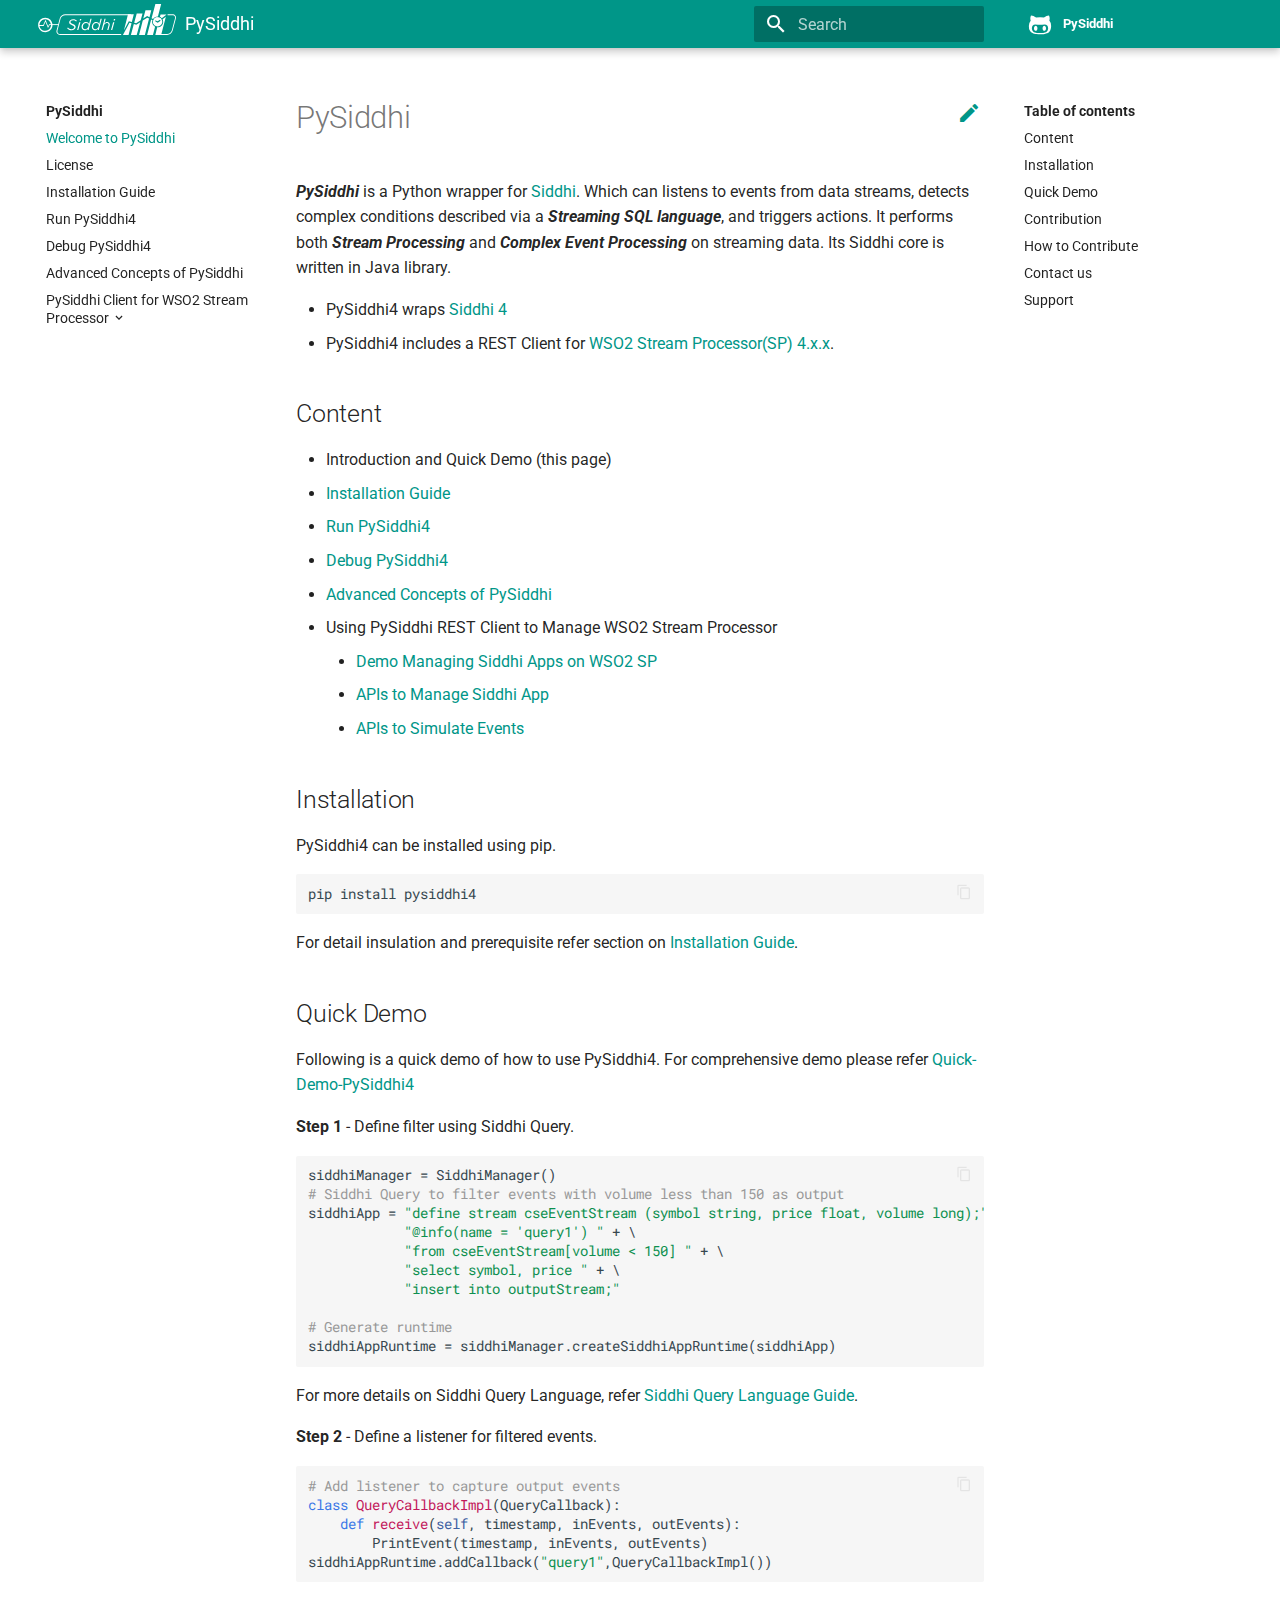
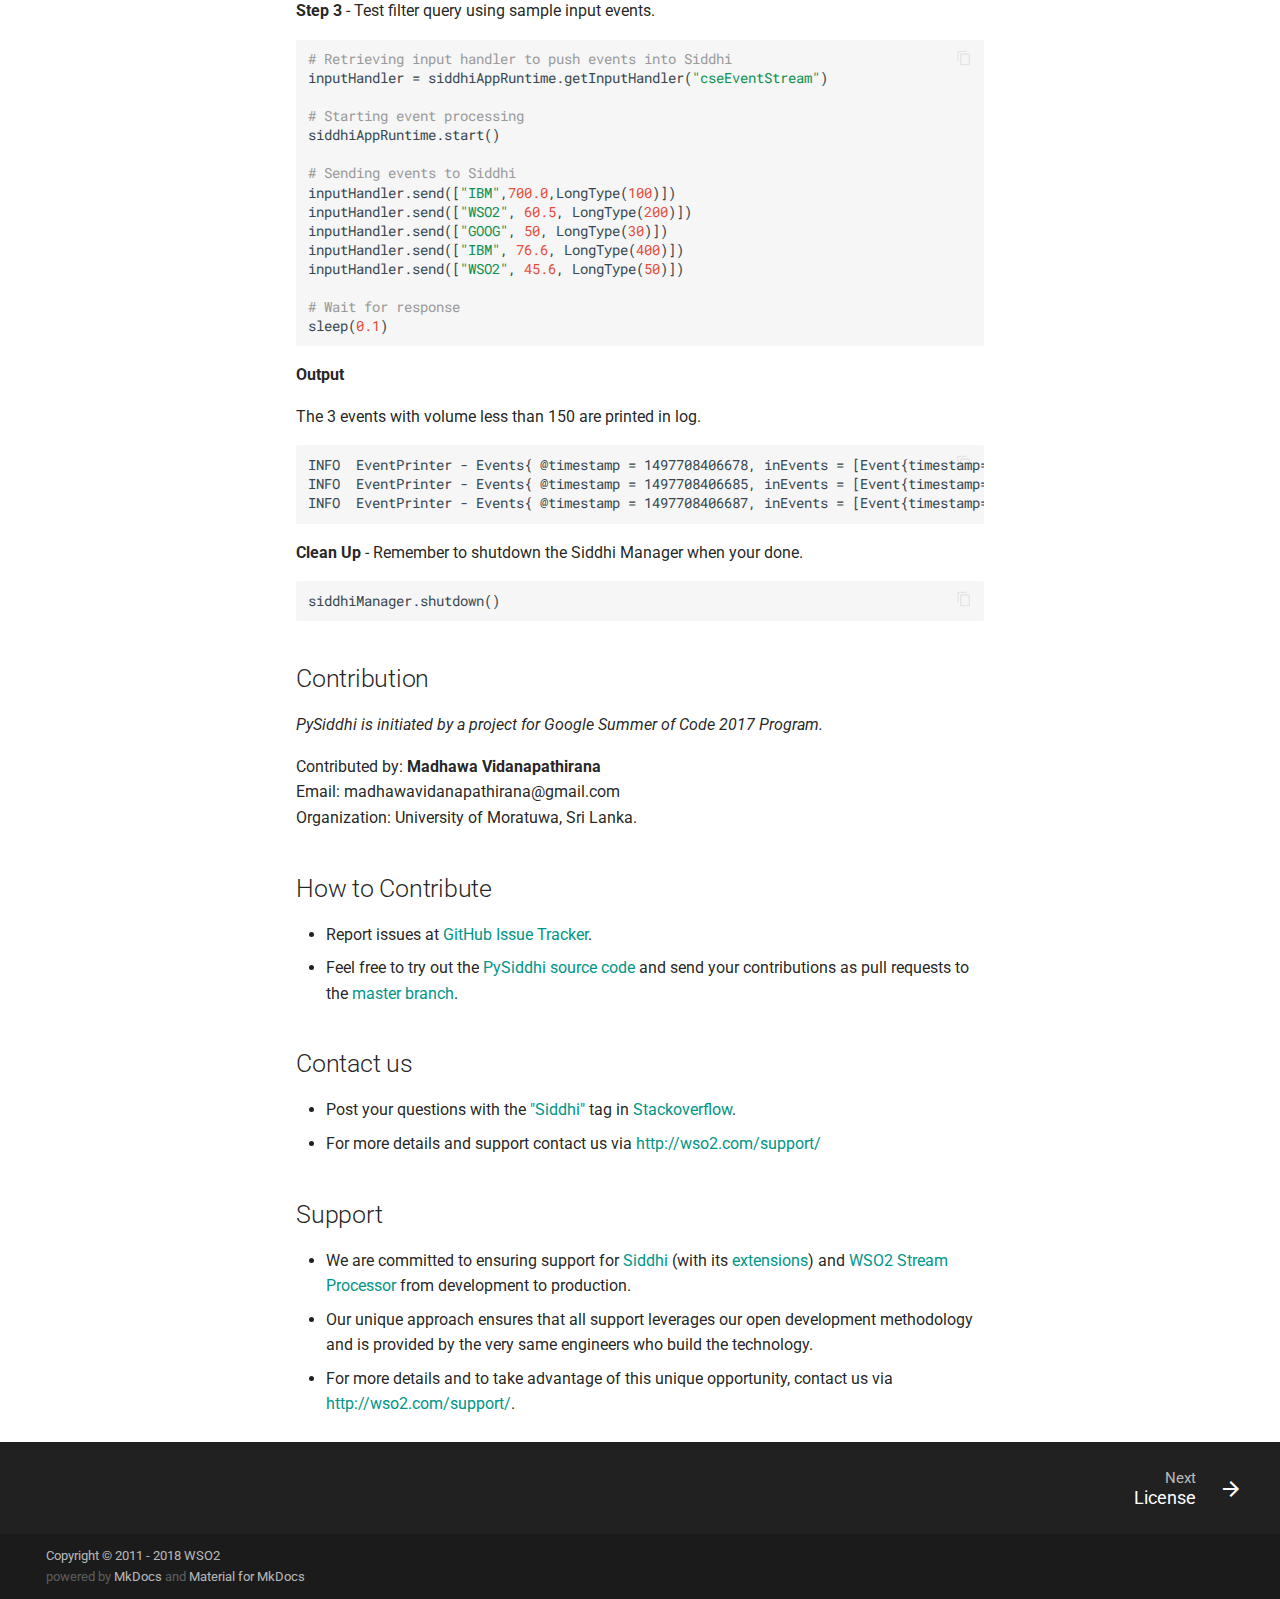
<file: index.html>
<!DOCTYPE html>
<html lang="en" class="no-js">
  <head>
    
      <meta charset="utf-8">
      <meta name="viewport" content="width=device-width,initial-scale=1">
      <meta http-equiv="x-ua-compatible" content="ie=edge">
      
        <meta name="description" content="Python Stream Processing and Complex Event Processing Engine">
      
      
        <link rel="canonical" href="https://wso2.github.io/PySiddhi/">
      
      
        <meta name="author" content="WSO2">
      
      
        <meta name="lang:clipboard.copy" content="Copy to clipboard">
      
        <meta name="lang:clipboard.copied" content="Copied to clipboard">
      
        <meta name="lang:search.language" content="en">
      
        <meta name="lang:search.pipeline.stopwords" content="True">
      
        <meta name="lang:search.pipeline.trimmer" content="True">
      
        <meta name="lang:search.result.none" content="No matching documents">
      
        <meta name="lang:search.result.one" content="1 matching document">
      
        <meta name="lang:search.result.other" content="# matching documents">
      
        <meta name="lang:search.tokenizer" content="[\s\-]+">
      
      <link rel="shortcut icon" href="./images/favicon.ico">
      <meta name="generator" content="mkdocs-0.17.3, mkdocs-material-2.7.3">
    
    
      
        <title>PySiddhi</title>
      
    
    
      <link rel="stylesheet" href="./assets/stylesheets/application.8d40d89b.css">
      
        <link rel="stylesheet" href="./assets/stylesheets/application-palette.6079476c.css">
      
    
    
      <script src="./assets/javascripts/modernizr.1aa3b519.js"></script>
    
    
      <link href="https://fonts.gstatic.com" rel="preconnect" crossorigin>
      
        <link rel="stylesheet" href="https://fonts.googleapis.com/css?family=Roboto:300,400,400i,700|Roboto+Mono">
        <style>body,input{font-family:"Roboto","Helvetica Neue",Helvetica,Arial,sans-serif}code,kbd,pre{font-family:"Roboto Mono","Courier New",Courier,monospace}</style>
      
      <link rel="stylesheet" href="https://fonts.googleapis.com/icon?family=Material+Icons">
    
    
      <link rel="stylesheet" href="./stylesheets/extra.css">
    
    
  </head>
  
    
    
    <body dir="ltr" data-md-color-primary="teal" data-md-color-accent="teal">
  
    <svg class="md-svg">
      <defs>
        
        
          <svg xmlns="http://www.w3.org/2000/svg" width="416" height="448"
    viewBox="0 0 416 448" id="github">
  <path fill="currentColor" d="M160 304q0 10-3.125 20.5t-10.75 19-18.125
        8.5-18.125-8.5-10.75-19-3.125-20.5 3.125-20.5 10.75-19 18.125-8.5
        18.125 8.5 10.75 19 3.125 20.5zM320 304q0 10-3.125 20.5t-10.75
        19-18.125 8.5-18.125-8.5-10.75-19-3.125-20.5 3.125-20.5 10.75-19
        18.125-8.5 18.125 8.5 10.75 19 3.125 20.5zM360
        304q0-30-17.25-51t-46.75-21q-10.25 0-48.75 5.25-17.75 2.75-39.25
        2.75t-39.25-2.75q-38-5.25-48.75-5.25-29.5 0-46.75 21t-17.25 51q0 22 8
        38.375t20.25 25.75 30.5 15 35 7.375 37.25 1.75h42q20.5 0
        37.25-1.75t35-7.375 30.5-15 20.25-25.75 8-38.375zM416 260q0 51.75-15.25
        82.75-9.5 19.25-26.375 33.25t-35.25 21.5-42.5 11.875-42.875 5.5-41.75
        1.125q-19.5 0-35.5-0.75t-36.875-3.125-38.125-7.5-34.25-12.875-30.25-20.25-21.5-28.75q-15.5-30.75-15.5-82.75
        0-59.25 34-99-6.75-20.5-6.75-42.5 0-29 12.75-54.5 27 0 47.5 9.875t47.25
        30.875q36.75-8.75 77.25-8.75 37 0 70 8 26.25-20.5
        46.75-30.25t47.25-9.75q12.75 25.5 12.75 54.5 0 21.75-6.75 42 34 40 34
        99.5z" />
</svg>
        
      </defs>
    </svg>
    <input class="md-toggle" data-md-toggle="drawer" type="checkbox" id="drawer" autocomplete="off">
    <input class="md-toggle" data-md-toggle="search" type="checkbox" id="search" autocomplete="off">
    <label class="md-overlay" data-md-component="overlay" for="drawer"></label>
    
      <a href="#pysiddhi" tabindex="1" class="md-skip">
        Skip to content
      </a>
    
    
      <header class="md-header" data-md-component="header">
  <nav class="md-header-nav md-grid">
    <div class="md-flex">
      <div class="md-flex__cell md-flex__cell--shrink">
        <a href="https://wso2.github.io/PySiddhi/" title="PySiddhi" class="md-header-nav__button md-logo">
          
            <img src="./images/siddhi-logo-w.svg" width="24" height="24">
          
        </a>
      </div>
      <div class="md-flex__cell md-flex__cell--shrink">
        <label class="md-icon md-icon--menu md-header-nav__button" for="drawer"></label>
      </div>
      <div class="md-flex__cell md-flex__cell--stretch">
        <div class="md-flex__ellipsis md-header-nav__title" data-md-component="title">
          
            
              <span class="md-header-nav__topic">
                PySiddhi
              </span>
              <span class="md-header-nav__topic">
                Welcome to PySiddhi
              </span>
            
          
        </div>
      </div>
      <div class="md-flex__cell md-flex__cell--shrink">
        
          
            <label class="md-icon md-icon--search md-header-nav__button" for="search"></label>
            
<div class="md-search" data-md-component="search" role="dialog">
  <label class="md-search__overlay" for="search"></label>
  <div class="md-search__inner" role="search">
    <form class="md-search__form" name="search">
      <input type="text" class="md-search__input" name="query" placeholder="Search" autocapitalize="off" autocorrect="off" autocomplete="off" spellcheck="false" data-md-component="query" data-md-state="active">
      <label class="md-icon md-search__icon" for="search"></label>
      <button type="reset" class="md-icon md-search__icon" data-md-component="reset" tabindex="-1">
        &#xE5CD;
      </button>
    </form>
    <div class="md-search__output">
      <div class="md-search__scrollwrap" data-md-scrollfix>
        <div class="md-search-result" data-md-component="result">
          <div class="md-search-result__meta">
            Type to start searching
          </div>
          <ol class="md-search-result__list"></ol>
        </div>
      </div>
    </div>
  </div>
</div>
          
        
      </div>
      
        <div class="md-flex__cell md-flex__cell--shrink">
          <div class="md-header-nav__source">
            


  


  <a href="https://github.com/wso2/PySiddhi/" title="Go to repository" class="md-source" data-md-source="github">
    
      <div class="md-source__icon">
        <svg viewBox="0 0 24 24" width="24" height="24">
          <use xlink:href="#github" width="24" height="24"></use>
        </svg>
      </div>
    
    <div class="md-source__repository">
      PySiddhi
    </div>
  </a>

          </div>
        </div>
      
    </div>
  </nav>
</header>
    
    <div class="md-container">
      
        
      
      
      <main class="md-main">
        <div class="md-main__inner md-grid" data-md-component="container">
          
            
              <div class="md-sidebar md-sidebar--primary" data-md-component="navigation">
                <div class="md-sidebar__scrollwrap">
                  <div class="md-sidebar__inner">
                    <nav class="md-nav md-nav--primary" data-md-level="0">
  <label class="md-nav__title md-nav__title--site" for="drawer">
    <span class="md-nav__button md-logo">
      
        <img src="./images/siddhi-logo-w.svg" width="48" height="48">
      
    </span>
    PySiddhi
  </label>
  
    <div class="md-nav__source">
      


  


  <a href="https://github.com/wso2/PySiddhi/" title="Go to repository" class="md-source" data-md-source="github">
    
      <div class="md-source__icon">
        <svg viewBox="0 0 24 24" width="24" height="24">
          <use xlink:href="#github" width="24" height="24"></use>
        </svg>
      </div>
    
    <div class="md-source__repository">
      PySiddhi
    </div>
  </a>

    </div>
  
  <ul class="md-nav__list" data-md-scrollfix>
    
      
      
      

  


  <li class="md-nav__item md-nav__item--active">
    
    <input class="md-toggle md-nav__toggle" data-md-toggle="toc" type="checkbox" id="toc">
    
      
    
    
      <label class="md-nav__link md-nav__link--active" for="toc">
        Welcome to PySiddhi
      </label>
    
    <a href="." title="Welcome to PySiddhi" class="md-nav__link md-nav__link--active">
      Welcome to PySiddhi
    </a>
    
      
<nav class="md-nav md-nav--secondary">
  
  
    
  
  
    <label class="md-nav__title" for="toc">Table of contents</label>
    <ul class="md-nav__list" data-md-scrollfix>
      
        <li class="md-nav__item">
  <a href="#content" title="Content" class="md-nav__link">
    Content
  </a>
  
</li>
      
        <li class="md-nav__item">
  <a href="#installation" title="Installation" class="md-nav__link">
    Installation
  </a>
  
</li>
      
        <li class="md-nav__item">
  <a href="#quick-demo" title="Quick Demo" class="md-nav__link">
    Quick Demo
  </a>
  
</li>
      
        <li class="md-nav__item">
  <a href="#contribution" title="Contribution" class="md-nav__link">
    Contribution
  </a>
  
</li>
      
        <li class="md-nav__item">
  <a href="#how-to-contribute" title="How to Contribute" class="md-nav__link">
    How to Contribute
  </a>
  
</li>
      
        <li class="md-nav__item">
  <a href="#contact-us" title="Contact us" class="md-nav__link">
    Contact us
  </a>
  
</li>
      
        <li class="md-nav__item">
  <a href="#support" title="Support" class="md-nav__link">
    Support
  </a>
  
</li>
      
      
      
      
      
    </ul>
  
</nav>
    
  </li>

    
      
      
      


  <li class="md-nav__item">
    <a href="license/" title="License" class="md-nav__link">
      License
    </a>
  </li>

    
      
      
      


  <li class="md-nav__item">
    <a href="Installation-Guide/" title="Installation Guide" class="md-nav__link">
      Installation Guide
    </a>
  </li>

    
      
      
      


  <li class="md-nav__item">
    <a href="Run-PySiddhi4/" title="Run PySiddhi4" class="md-nav__link">
      Run PySiddhi4
    </a>
  </li>

    
      
      
      


  <li class="md-nav__item">
    <a href="Debugging-Siddhi-Queries/" title="Debug PySiddhi4" class="md-nav__link">
      Debug PySiddhi4
    </a>
  </li>

    
      
      
      


  <li class="md-nav__item">
    <a href="Using-Siddhi-from-Python/" title="Advanced Concepts of PySiddhi" class="md-nav__link">
      Advanced Concepts of PySiddhi
    </a>
  </li>

    
      
      
      


  <li class="md-nav__item md-nav__item--nested">
    
      <input class="md-toggle md-nav__toggle" data-md-toggle="nav-7" type="checkbox" id="nav-7">
    
    <label class="md-nav__link" for="nav-7">
      PySiddhi Client for WSO2 Stream Processor
    </label>
    <nav class="md-nav" data-md-component="collapsible" data-md-level="1">
      <label class="md-nav__title" for="nav-7">
        PySiddhi Client for WSO2 Stream Processor
      </label>
      <ul class="md-nav__list" data-md-scrollfix>
        
        
          
          
          


  <li class="md-nav__item">
    <a href="Quick-Demo-(SP4)/" title="Run PySiddhi Client" class="md-nav__link">
      Run PySiddhi Client
    </a>
  </li>

        
          
          
          


  <li class="md-nav__item">
    <a href="Siddhi-App-Management-of-WSO2-SP-4/" title="Client APIs to Manage Siddhi App" class="md-nav__link">
      Client APIs to Manage Siddhi App
    </a>
  </li>

        
          
          
          


  <li class="md-nav__item">
    <a href="Event-Simulator-of-SP-4/" title="Client APIs to Simulate Events" class="md-nav__link">
      Client APIs to Simulate Events
    </a>
  </li>

        
      </ul>
    </nav>
  </li>

    
  </ul>
</nav>
                  </div>
                </div>
              </div>
            
            
              <div class="md-sidebar md-sidebar--secondary" data-md-component="toc">
                <div class="md-sidebar__scrollwrap">
                  <div class="md-sidebar__inner">
                    
<nav class="md-nav md-nav--secondary">
  
  
    
  
  
    <label class="md-nav__title" for="toc">Table of contents</label>
    <ul class="md-nav__list" data-md-scrollfix>
      
        <li class="md-nav__item">
  <a href="#content" title="Content" class="md-nav__link">
    Content
  </a>
  
</li>
      
        <li class="md-nav__item">
  <a href="#installation" title="Installation" class="md-nav__link">
    Installation
  </a>
  
</li>
      
        <li class="md-nav__item">
  <a href="#quick-demo" title="Quick Demo" class="md-nav__link">
    Quick Demo
  </a>
  
</li>
      
        <li class="md-nav__item">
  <a href="#contribution" title="Contribution" class="md-nav__link">
    Contribution
  </a>
  
</li>
      
        <li class="md-nav__item">
  <a href="#how-to-contribute" title="How to Contribute" class="md-nav__link">
    How to Contribute
  </a>
  
</li>
      
        <li class="md-nav__item">
  <a href="#contact-us" title="Contact us" class="md-nav__link">
    Contact us
  </a>
  
</li>
      
        <li class="md-nav__item">
  <a href="#support" title="Support" class="md-nav__link">
    Support
  </a>
  
</li>
      
      
      
      
      
    </ul>
  
</nav>
                  </div>
                </div>
              </div>
            
          
          <div class="md-content">
            <article class="md-content__inner md-typeset">
              
                
                  <a href="https://github.com/wso2/PySiddhi/edit/master/docs/index.md" title="Edit this page" class="md-icon md-content__icon">&#xE3C9;</a>
                
                
                <h1 id="pysiddhi">PySiddhi<a class="headerlink" href="#pysiddhi" title="Permanent link">&para;</a></h1>
<p><strong><em>PySiddhi</em></strong> is a Python wrapper for <a href="https://wso2.github.io/siddhi/">Siddhi</a>. Which can listens to events from data streams, detects complex conditions
described via a <strong><em>Streaming SQL language</em></strong>, and triggers actions. It performs both <strong><em>Stream Processing</em></strong> and 
<strong><em>Complex Event Processing</em></strong> on streaming data. Its Siddhi core is written in Java library. </p>
<ul>
<li>PySiddhi4 wraps <a href="https://wso2.github.io/siddhi/">Siddhi 4</a></li>
<li>PySiddhi4 includes a REST Client for <a href="https://wso2.com/analytics">WSO2 Stream Processor(SP) 4.x.x</a>.</li>
</ul>
<h2 id="content">Content<a class="headerlink" href="#content" title="Permanent link">&para;</a></h2>
<ul>
<li>Introduction and Quick Demo (this page)</li>
<li><a href="Installation-Guide/">Installation Guide</a></li>
<li><a href="Run-PySiddhi4/">Run PySiddhi4</a></li>
<li><a href="Debugging-Siddhi-Queries/">Debug PySiddhi4</a></li>
<li><a href="Using-Siddhi-from-Python/">Advanced Concepts of PySiddhi</a></li>
<li>Using PySiddhi REST Client to Manage WSO2 Stream Processor<ul>
<li><a href="Quick-Demo-(SP4)/">Demo Managing Siddhi Apps on WSO2 SP</a></li>
<li><a href="Siddhi-App-Management-of-WSO2-SP-4/">APIs to Manage Siddhi App</a></li>
<li><a href="Event-Simulator-of-SP-4/">APIs to Simulate Events</a></li>
</ul>
</li>
</ul>
<h2 id="installation">Installation<a class="headerlink" href="#installation" title="Permanent link">&para;</a></h2>
<p>PySiddhi4 can be installed using pip.</p>
<div class="codehilite"><pre><span></span>pip install pysiddhi4
</pre></div>


<p>For detail insulation and prerequisite refer section on <a href="./Installation-Guide">Installation Guide</a>. </p>
<h2 id="quick-demo">Quick Demo<a class="headerlink" href="#quick-demo" title="Permanent link">&para;</a></h2>
<p>Following is a quick demo of how to use PySiddhi4. For comprehensive demo please refer <a href="Run-PySiddhi4/">Quick-Demo-PySiddhi4</a></p>
<p><strong>Step 1</strong> - Define filter using Siddhi Query.</p>
<div class="codehilite"><pre><span></span><span class="n">siddhiManager</span> <span class="o">=</span> <span class="n">SiddhiManager</span><span class="p">()</span>
<span class="c1"># Siddhi Query to filter events with volume less than 150 as output</span>
<span class="n">siddhiApp</span> <span class="o">=</span> <span class="s2">&quot;define stream cseEventStream (symbol string, price float, volume long);&quot;</span> <span class="o">+</span> \
            <span class="s2">&quot;@info(name = &#39;query1&#39;) &quot;</span> <span class="o">+</span> \
            <span class="s2">&quot;from cseEventStream[volume &lt; 150] &quot;</span> <span class="o">+</span> \
            <span class="s2">&quot;select symbol, price &quot;</span> <span class="o">+</span> \
            <span class="s2">&quot;insert into outputStream;&quot;</span>

<span class="c1"># Generate runtime</span>
<span class="n">siddhiAppRuntime</span> <span class="o">=</span> <span class="n">siddhiManager</span><span class="o">.</span><span class="n">createSiddhiAppRuntime</span><span class="p">(</span><span class="n">siddhiApp</span><span class="p">)</span>
</pre></div>


<p>For more details on Siddhi Query Language, refer <a href="https://wso2.github.io/siddhi/">Siddhi Query Language Guide</a>.</p>
<p><strong>Step 2</strong> - Define a listener for filtered events.</p>
<div class="codehilite"><pre><span></span><span class="c1"># Add listener to capture output events</span>
<span class="k">class</span> <span class="nc">QueryCallbackImpl</span><span class="p">(</span><span class="n">QueryCallback</span><span class="p">):</span>
    <span class="k">def</span> <span class="nf">receive</span><span class="p">(</span><span class="bp">self</span><span class="p">,</span> <span class="n">timestamp</span><span class="p">,</span> <span class="n">inEvents</span><span class="p">,</span> <span class="n">outEvents</span><span class="p">):</span>
        <span class="n">PrintEvent</span><span class="p">(</span><span class="n">timestamp</span><span class="p">,</span> <span class="n">inEvents</span><span class="p">,</span> <span class="n">outEvents</span><span class="p">)</span>
<span class="n">siddhiAppRuntime</span><span class="o">.</span><span class="n">addCallback</span><span class="p">(</span><span class="s2">&quot;query1&quot;</span><span class="p">,</span><span class="n">QueryCallbackImpl</span><span class="p">())</span>
</pre></div>


<p><strong>Step 3</strong> - Test filter query using sample input events.</p>
<div class="codehilite"><pre><span></span><span class="c1"># Retrieving input handler to push events into Siddhi</span>
<span class="n">inputHandler</span> <span class="o">=</span> <span class="n">siddhiAppRuntime</span><span class="o">.</span><span class="n">getInputHandler</span><span class="p">(</span><span class="s2">&quot;cseEventStream&quot;</span><span class="p">)</span>

<span class="c1"># Starting event processing</span>
<span class="n">siddhiAppRuntime</span><span class="o">.</span><span class="n">start</span><span class="p">()</span>

<span class="c1"># Sending events to Siddhi</span>
<span class="n">inputHandler</span><span class="o">.</span><span class="n">send</span><span class="p">([</span><span class="s2">&quot;IBM&quot;</span><span class="p">,</span><span class="mf">700.0</span><span class="p">,</span><span class="n">LongType</span><span class="p">(</span><span class="mi">100</span><span class="p">)])</span>
<span class="n">inputHandler</span><span class="o">.</span><span class="n">send</span><span class="p">([</span><span class="s2">&quot;WSO2&quot;</span><span class="p">,</span> <span class="mf">60.5</span><span class="p">,</span> <span class="n">LongType</span><span class="p">(</span><span class="mi">200</span><span class="p">)])</span>
<span class="n">inputHandler</span><span class="o">.</span><span class="n">send</span><span class="p">([</span><span class="s2">&quot;GOOG&quot;</span><span class="p">,</span> <span class="mi">50</span><span class="p">,</span> <span class="n">LongType</span><span class="p">(</span><span class="mi">30</span><span class="p">)])</span>
<span class="n">inputHandler</span><span class="o">.</span><span class="n">send</span><span class="p">([</span><span class="s2">&quot;IBM&quot;</span><span class="p">,</span> <span class="mf">76.6</span><span class="p">,</span> <span class="n">LongType</span><span class="p">(</span><span class="mi">400</span><span class="p">)])</span>
<span class="n">inputHandler</span><span class="o">.</span><span class="n">send</span><span class="p">([</span><span class="s2">&quot;WSO2&quot;</span><span class="p">,</span> <span class="mf">45.6</span><span class="p">,</span> <span class="n">LongType</span><span class="p">(</span><span class="mi">50</span><span class="p">)])</span>

<span class="c1"># Wait for response</span>
<span class="n">sleep</span><span class="p">(</span><span class="mf">0.1</span><span class="p">)</span>
</pre></div>


<p><strong>Output</strong></p>
<p>The 3 events with volume less than 150 are printed in log.</p>
<div class="codehilite"><pre><span></span>INFO  EventPrinter - Events{ @timestamp = 1497708406678, inEvents = [Event{timestamp=1497708406678, id=-1, data=[IBM, 700.0], isExpired=false}], RemoveEvents = null }
INFO  EventPrinter - Events{ @timestamp = 1497708406685, inEvents = [Event{timestamp=1497708406685, id=-1, data=[GOOG, 50], isExpired=false}], RemoveEvents = null }
INFO  EventPrinter - Events{ @timestamp = 1497708406687, inEvents = [Event{timestamp=1497708406687, id=-1, data=[WSO2, 45.6], isExpired=false}], RemoveEvents = null }
</pre></div>


<p><strong>Clean Up</strong> - Remember to shutdown the Siddhi Manager when your done.</p>
<div class="codehilite"><pre><span></span><span class="n">siddhiManager</span><span class="o">.</span><span class="n">shutdown</span><span class="p">()</span>
</pre></div>


<h2 id="contribution">Contribution<a class="headerlink" href="#contribution" title="Permanent link">&para;</a></h2>
<p><em>PySiddhi is initiated by a project for Google Summer of Code 2017 Program.</em></p>
<p>Contributed by: <strong>Madhawa Vidanapathirana</strong> </br>
Email: madhawavidanapathirana@gmail.com </br>
Organization: University of Moratuwa, Sri Lanka.</p>
<h2 id="how-to-contribute">How to Contribute<a class="headerlink" href="#how-to-contribute" title="Permanent link">&para;</a></h2>
<ul>
<li>Report issues at <a target="_blank" href="https://github.com/wso2/PySiddhi/issues">GitHub Issue Tracker</a>.</li>
<li>Feel free to try out the <a target="_blank" href="https://github.com/wso2/PySiddhi">PySiddhi source code</a> and send your contributions as pull requests to the <a target="_blank" href="https://github.com/wso2/PySiddhi/tree/master">master branch</a>. </li>
</ul>
<h2 id="contact-us">Contact us<a class="headerlink" href="#contact-us" title="Permanent link">&para;</a></h2>
<ul>
<li>Post your questions with the <a target="_blank" href="http://stackoverflow.com/search?q=siddhi">"Siddhi"</a> tag in <a target="_blank" href="http://stackoverflow.com/search?q=siddhi">Stackoverflow</a>. </li>
<li>For more details and support contact us via <a target="_blank" href="http://wso2.com/support?utm_source=gitanalytics&utm_campaign=gitanalytics_Jul17">http://wso2.com/support/</a></li>
</ul>
<h2 id="support">Support<a class="headerlink" href="#support" title="Permanent link">&para;</a></h2>
<ul>
<li>We are committed to ensuring support for <a href="https://wso2.github.io/siddhi/">Siddhi</a> (with its <a target="_blank" href="https://wso2.github.io/siddhi/extensions/">extensions</a>) and <a target="_blank" href="http://wso2.com/analytics?utm_source=gitanalytics&utm_campaign=gitanalytics_Jul17">WSO2 Stream Processor</a> from development to production. </li>
<li>Our unique approach ensures that all support leverages our open development methodology and is provided by the very same engineers who build the technology. </li>
<li>For more details and to take advantage of this unique opportunity, contact us via <a target="_blank" href="http://wso2.com/support?utm_source=gitanalytics&utm_campaign=gitanalytics_Jul17">http://wso2.com/support/</a>. </li>
</ul>
                
                  
                
              
              
                


              
            </article>
          </div>
        </div>
      </main>
      
        
<footer class="md-footer">
  
    <div class="md-footer-nav">
      <nav class="md-footer-nav__inner md-grid">
        
        
          <a href="license/" title="License" class="md-flex md-footer-nav__link md-footer-nav__link--next" rel="next">
            <div class="md-flex__cell md-flex__cell--stretch md-footer-nav__title">
              <span class="md-flex__ellipsis">
                <span class="md-footer-nav__direction">
                  Next
                </span>
                License
              </span>
            </div>
            <div class="md-flex__cell md-flex__cell--shrink">
              <i class="md-icon md-icon--arrow-forward md-footer-nav__button"></i>
            </div>
          </a>
        
      </nav>
    </div>
  
  <div class="md-footer-meta md-typeset">
    <div class="md-footer-meta__inner md-grid">
      <div class="md-footer-copyright">
        
          <div class="md-footer-copyright__highlight">
            Copyright &copy; 2011 - 2018 WSO2
          </div>
        
        powered by
        <a href="http://www.mkdocs.org">MkDocs</a>
        and
        <a href="https://squidfunk.github.io/mkdocs-material/">
          Material for MkDocs</a>
      </div>
      
        
      
    </div>
  </div>
</footer>
      
    </div>
    
      <script src="./assets/javascripts/application.b438e6c5.js"></script>
      
      <script>app.initialize({version:"0.17.3",url:{base:"."}})</script>
      
    
    
      
    
  </body>
</html>
</file>
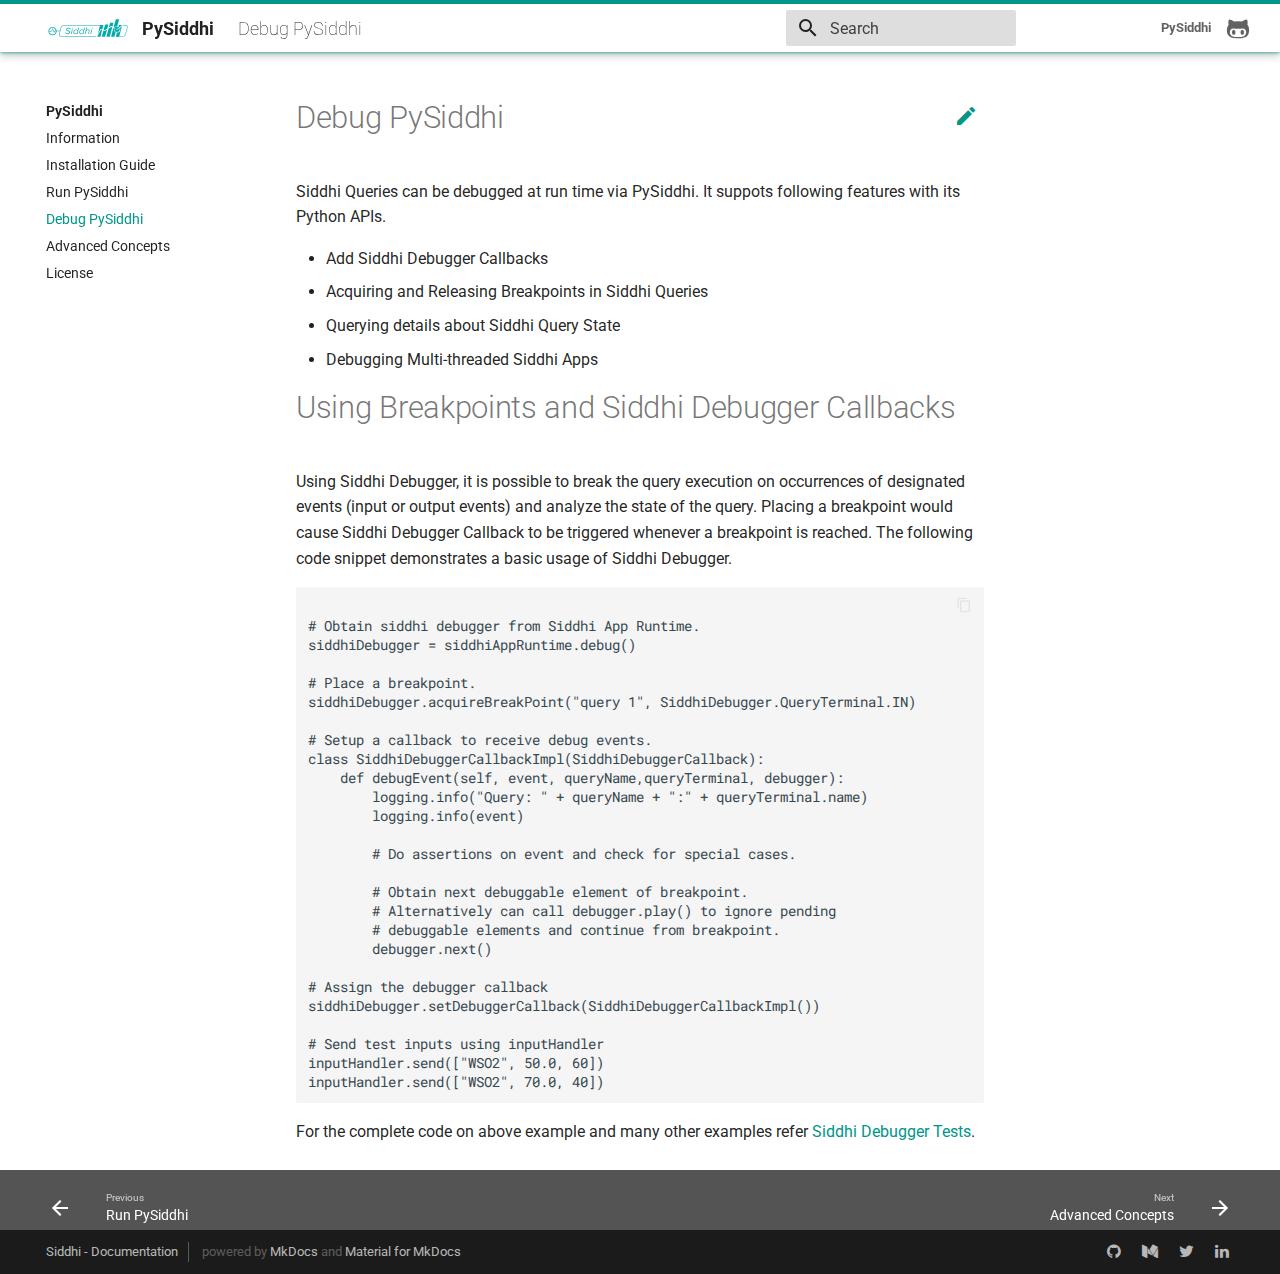
<file: Debugging-Siddhi-Queries/index.html>
<!doctype html>
<html lang="en" class="no-js">
  <head>
    
      <meta charset="utf-8">
      <meta name="viewport" content="width=device-width,initial-scale=1">
      <meta http-equiv="x-ua-compatible" content="ie=edge">
      
        <meta name="description" content="Python Stream Processing and Complex Event Processing Engine">
      
      
      
      
        <meta name="lang:clipboard.copy" content="Copy to clipboard">
      
        <meta name="lang:clipboard.copied" content="Copied to clipboard">
      
        <meta name="lang:search.language" content="en">
      
        <meta name="lang:search.pipeline.stopwords" content="True">
      
        <meta name="lang:search.pipeline.trimmer" content="True">
      
        <meta name="lang:search.result.none" content="No matching documents">
      
        <meta name="lang:search.result.one" content="1 matching document">
      
        <meta name="lang:search.result.other" content="# matching documents">
      
        <meta name="lang:search.tokenizer" content="[\s\-]+">
      
      <link rel="shortcut icon" href="../images/favicon.ico">
      <meta name="generator" content="mkdocs-1.0.4, mkdocs-material-4.4.0">
    
    
      
        <title>Debug PySiddhi - PySiddhi</title>
      
    
    
      <link rel="stylesheet" href="../assets/stylesheets/application.0284f74d.css">
      
        <link rel="stylesheet" href="../assets/stylesheets/application-palette.01803549.css">
      
      
        
        
        <meta name="theme-color" content="#009688">
      
    
    
      <script src="../assets/javascripts/modernizr.74668098.js"></script>
    
    
      
        <link href="https://fonts.gstatic.com" rel="preconnect" crossorigin>
        <link rel="stylesheet" href="https://fonts.googleapis.com/css?family=Roboto:300,400,400i,700|Roboto+Mono&display=fallback">
        <style>body,input{font-family:"Roboto","Helvetica Neue",Helvetica,Arial,sans-serif}code,kbd,pre{font-family:"Roboto Mono","Courier New",Courier,monospace}</style>
      
    
    <link rel="stylesheet" href="../assets/fonts/material-icons.css">
    
    
      <link rel="stylesheet" href="../assets/stylesheets/extra.css">
    
    
      
        
<script>
  window.ga = window.ga || function() {
    (ga.q = ga.q || []).push(arguments)
  }
  ga.l = +new Date
  /* Setup integration and send page view */
  ga("create", "UA-103065-28", "auto")
  ga("set", "anonymizeIp", true)
  ga("send", "pageview")
  /* Register handler to log search on blur */
  document.addEventListener("DOMContentLoaded", () => {
    if (document.forms.search) {
      var query = document.forms.search.query
      query.addEventListener("blur", function() {
        if (this.value) {
          var path = document.location.pathname;
          ga("send", "pageview", path + "?q=" + this.value)
        }
      })
    }
  })
</script>
<script async src="https://www.google-analytics.com/analytics.js"></script>
      
    
    
  </head>
  
    
    
    <body dir="ltr" data-md-color-primary="teal" data-md-color-accent="teal">
  
    <svg class="md-svg">
      <defs>
        
        
          <svg xmlns="http://www.w3.org/2000/svg" width="416" height="448" viewBox="0 0 416 448" id="__github"><path fill="currentColor" d="M160 304q0 10-3.125 20.5t-10.75 19T128 352t-18.125-8.5-10.75-19T96 304t3.125-20.5 10.75-19T128 256t18.125 8.5 10.75 19T160 304zm160 0q0 10-3.125 20.5t-10.75 19T288 352t-18.125-8.5-10.75-19T256 304t3.125-20.5 10.75-19T288 256t18.125 8.5 10.75 19T320 304zm40 0q0-30-17.25-51T296 232q-10.25 0-48.75 5.25Q229.5 240 208 240t-39.25-2.75Q130.75 232 120 232q-29.5 0-46.75 21T56 304q0 22 8 38.375t20.25 25.75 30.5 15 35 7.375 37.25 1.75h42q20.5 0 37.25-1.75t35-7.375 30.5-15 20.25-25.75T360 304zm56-44q0 51.75-15.25 82.75-9.5 19.25-26.375 33.25t-35.25 21.5-42.5 11.875-42.875 5.5T212 416q-19.5 0-35.5-.75t-36.875-3.125-38.125-7.5-34.25-12.875T37 371.5t-21.5-28.75Q0 312 0 260q0-59.25 34-99-6.75-20.5-6.75-42.5 0-29 12.75-54.5 27 0 47.5 9.875t47.25 30.875Q171.5 96 212 96q37 0 70 8 26.25-20.5 46.75-30.25T376 64q12.75 25.5 12.75 54.5 0 21.75-6.75 42 34 40 34 99.5z"/></svg>
        
      </defs>
    </svg>
    <input class="md-toggle" data-md-toggle="drawer" type="checkbox" id="__drawer" autocomplete="off">
    <input class="md-toggle" data-md-toggle="search" type="checkbox" id="__search" autocomplete="off">
    <label class="md-overlay" data-md-component="overlay" for="__drawer"></label>
    
      <a href="#debug-pysiddhi" tabindex="1" class="md-skip">
        Skip to content
      </a>
    
    
      <header class="md-header" data-md-component="header">
  <nav class="md-header-nav md-grid">
    <div class="md-flex">
      <div class="md-flex__cell md-flex__cell--shrink">
        <a href=".." title="PySiddhi" class="md-header-nav__button md-logo">
          
            <img src="../images/siddhi-logo.svg" width="24" height="24">
          
        </a>
      </div>
      <div class="md-flex__cell md-flex__cell--shrink">
        <label class="md-icon md-icon--menu md-header-nav__button" for="__drawer"></label>
      </div>
      <div class="md-flex__cell md-flex__cell--stretch">
        <div class="md-flex__ellipsis md-header-nav__title" data-md-component="title">
          
            <span class="md-header-nav__topic">
              PySiddhi
            </span>
            <span class="md-header-nav__topic">
              
                Debug PySiddhi
              
            </span>
          
        </div>
      </div>
      <div class="md-flex__cell md-flex__cell--shrink">
        
          <label class="md-icon md-icon--search md-header-nav__button" for="__search"></label>
          
<div class="md-search" data-md-component="search" role="dialog">
  <label class="md-search__overlay" for="__search"></label>
  <div class="md-search__inner" role="search">
    <form class="md-search__form" name="search">
      <input type="text" class="md-search__input" name="query" placeholder="Search" autocapitalize="off" autocorrect="off" autocomplete="off" spellcheck="false" data-md-component="query" data-md-state="active">
      <label class="md-icon md-search__icon" for="__search"></label>
      <button type="reset" class="md-icon md-search__icon" data-md-component="reset" tabindex="-1">
        &#xE5CD;
      </button>
    </form>
    <div class="md-search__output">
      <div class="md-search__scrollwrap" data-md-scrollfix>
        <div class="md-search-result" data-md-component="result">
          <div class="md-search-result__meta">
            Type to start searching
          </div>
          <ol class="md-search-result__list"></ol>
        </div>
      </div>
    </div>
  </div>
</div>
        
      </div>
      
        <div class="md-flex__cell md-flex__cell--shrink">
          <div class="md-header-nav__source">
            


  

<a href="https://github.com/siddhi-io/PySiddhi/" title="Go to repository" class="md-source" data-md-source="github">
  
    <div class="md-source__icon">
      <svg viewBox="0 0 24 24" width="24" height="24">
        <use xlink:href="#__github" width="24" height="24"></use>
      </svg>
    </div>
  
  <div class="md-source__repository">
    PySiddhi
  </div>
</a>
          </div>
        </div>
      
    </div>
  </nav>
</header>
    
    <div class="md-container">
      
        
      
      
      <main class="md-main">
        <div class="md-main__inner md-grid" data-md-component="container">
          
            
              <div class="md-sidebar md-sidebar--primary" data-md-component="navigation">
                <div class="md-sidebar__scrollwrap">
                  <div class="md-sidebar__inner">
                    <nav class="md-nav md-nav--primary" data-md-level="0">
  <label class="md-nav__title md-nav__title--site" for="__drawer">
    <a href=".." title="PySiddhi" class="md-nav__button md-logo">
      
        <img src="../images/siddhi-logo.svg" width="48" height="48">
      
    </a>
    PySiddhi
  </label>
  
    <div class="md-nav__source">
      


  

<a href="https://github.com/siddhi-io/PySiddhi/" title="Go to repository" class="md-source" data-md-source="github">
  
    <div class="md-source__icon">
      <svg viewBox="0 0 24 24" width="24" height="24">
        <use xlink:href="#__github" width="24" height="24"></use>
      </svg>
    </div>
  
  <div class="md-source__repository">
    PySiddhi
  </div>
</a>
    </div>
  
  <ul class="md-nav__list" data-md-scrollfix>
    
      
      
      


  <li class="md-nav__item">
    <a href=".." title="Information" class="md-nav__link">
      Information
    </a>
  </li>

    
      
      
      


  <li class="md-nav__item">
    <a href="../Installation-Guide/" title="Installation Guide" class="md-nav__link">
      Installation Guide
    </a>
  </li>

    
      
      
      


  <li class="md-nav__item">
    <a href="../Run-PySiddhi/" title="Run PySiddhi" class="md-nav__link">
      Run PySiddhi
    </a>
  </li>

    
      
      
      

  


  <li class="md-nav__item md-nav__item--active">
    
    <input class="md-toggle md-nav__toggle" data-md-toggle="toc" type="checkbox" id="__toc">
    
      
    
    
    <a href="./" title="Debug PySiddhi" class="md-nav__link md-nav__link--active">
      Debug PySiddhi
    </a>
    
  </li>

    
      
      
      


  <li class="md-nav__item">
    <a href="../Using-Siddhi-from-Python/" title="Advanced Concepts" class="md-nav__link">
      Advanced Concepts
    </a>
  </li>

    
      
      
      


  <li class="md-nav__item">
    <a href="../license/" title="License" class="md-nav__link">
      License
    </a>
  </li>

    
  </ul>
</nav>
                  </div>
                </div>
              </div>
            
            
              <div class="md-sidebar md-sidebar--secondary" data-md-component="toc">
                <div class="md-sidebar__scrollwrap">
                  <div class="md-sidebar__inner">
                    
<nav class="md-nav md-nav--secondary">
  
  
    
  
  
</nav>
                  </div>
                </div>
              </div>
            
          
          <div class="md-content">
            <article class="md-content__inner md-typeset">
              
                
                  <a href="https://github.com/siddhi-io/PySiddhi/blob/master/Debugging-Siddhi-Queries.md" title="Edit this page" class="md-icon md-content__icon">&#xE3C9;</a>
                
                
                <h1 id="debug-pysiddhi">Debug PySiddhi</h1>
<p>Siddhi Queries can be debugged at run time via PySiddhi. 
It suppots following features with its Python APIs.</p>
<ul>
<li>Add Siddhi Debugger Callbacks</li>
<li>Acquiring and Releasing Breakpoints in Siddhi Queries</li>
<li>Querying details about Siddhi Query State</li>
<li>Debugging Multi-threaded Siddhi Apps</li>
</ul>
<h1 id="using-breakpoints-and-siddhi-debugger-callbacks">Using Breakpoints and Siddhi Debugger Callbacks</h1>
<p>Using Siddhi Debugger, it is possible to break the query execution on occurrences of designated events (input or output events) and analyze the state of the query. Placing a breakpoint would cause Siddhi Debugger Callback to be triggered whenever a breakpoint is reached. The following code snippet demonstrates a basic usage of Siddhi Debugger.</p>
<pre><code class="python">
# Obtain siddhi debugger from Siddhi App Runtime.
siddhiDebugger = siddhiAppRuntime.debug()

# Place a breakpoint.
siddhiDebugger.acquireBreakPoint(&quot;query 1&quot;, SiddhiDebugger.QueryTerminal.IN)

# Setup a callback to receive debug events.
class SiddhiDebuggerCallbackImpl(SiddhiDebuggerCallback):
    def debugEvent(self, event, queryName,queryTerminal, debugger):
        logging.info(&quot;Query: &quot; + queryName + &quot;:&quot; + queryTerminal.name)
        logging.info(event)

        # Do assertions on event and check for special cases.

        # Obtain next debuggable element of breakpoint.
        # Alternatively can call debugger.play() to ignore pending
        # debuggable elements and continue from breakpoint.
        debugger.next()

# Assign the debugger callback
siddhiDebugger.setDebuggerCallback(SiddhiDebuggerCallbackImpl())

# Send test inputs using inputHandler
inputHandler.send([&quot;WSO2&quot;, 50.0, 60])
inputHandler.send([&quot;WSO2&quot;, 70.0, 40])
</code></pre>

<p>For the complete code on above example and many other examples refer <a href="https://github.com/siddhi-io/PySiddhi/blob/master/Tests/SiddhiCoreTests/TestDebugger.py">Siddhi Debugger Tests</a>.</p>
                
                  
                
              
              
                


              
            </article>
          </div>
        </div>
      </main>
      
        
<footer class="md-footer">
  
    <div class="md-footer-nav">
      <nav class="md-footer-nav__inner md-grid">
        
          <a href="../Run-PySiddhi/" title="Run PySiddhi" class="md-flex md-footer-nav__link md-footer-nav__link--prev" rel="prev">
            <div class="md-flex__cell md-flex__cell--shrink">
              <i class="md-icon md-icon--arrow-back md-footer-nav__button"></i>
            </div>
            <div class="md-flex__cell md-flex__cell--stretch md-footer-nav__title">
              <span class="md-flex__ellipsis">
                <span class="md-footer-nav__direction">
                  Previous
                </span>
                Run PySiddhi
              </span>
            </div>
          </a>
        
        
          <a href="../Using-Siddhi-from-Python/" title="Advanced Concepts" class="md-flex md-footer-nav__link md-footer-nav__link--next" rel="next">
            <div class="md-flex__cell md-flex__cell--stretch md-footer-nav__title">
              <span class="md-flex__ellipsis">
                <span class="md-footer-nav__direction">
                  Next
                </span>
                Advanced Concepts
              </span>
            </div>
            <div class="md-flex__cell md-flex__cell--shrink">
              <i class="md-icon md-icon--arrow-forward md-footer-nav__button"></i>
            </div>
          </a>
        
      </nav>
    </div>
  
  <div class="md-footer-meta md-typeset">
    <div class="md-footer-meta__inner md-grid">
      <div class="md-footer-copyright">
        
          <div class="md-footer-copyright__highlight">
            Siddhi - Documentation
          </div>
        
        powered by
        <a href="https://www.mkdocs.org">MkDocs</a>
        and
        <a href="https://squidfunk.github.io/mkdocs-material/">
          Material for MkDocs</a>
      </div>
      
  <div class="md-footer-social">
    <link rel="stylesheet" href="../assets/fonts/font-awesome.css">
    
      <a href="https://github.com/siddhi-io/siddhi" class="md-footer-social__link fa fa-github"></a>
    
      <a href="https://medium.com/siddhi-io" class="md-footer-social__link fa fa-medium"></a>
    
      <a href="https://twitter.com/siddhi_io" class="md-footer-social__link fa fa-twitter"></a>
    
      <a href="https://www.linkedin.com/groups/13553064" class="md-footer-social__link fa fa-linkedin"></a>
    
  </div>

    </div>
  </div>
</footer>
      
    </div>
    
      <script src="../assets/javascripts/application.245445c6.js"></script>
      
      <script>app.initialize({version:"1.0.4",url:{base:".."}})</script>
      
        <script src="../assets/javascripts/extra.js"></script>
      
    
  </body>
</html>
</file>
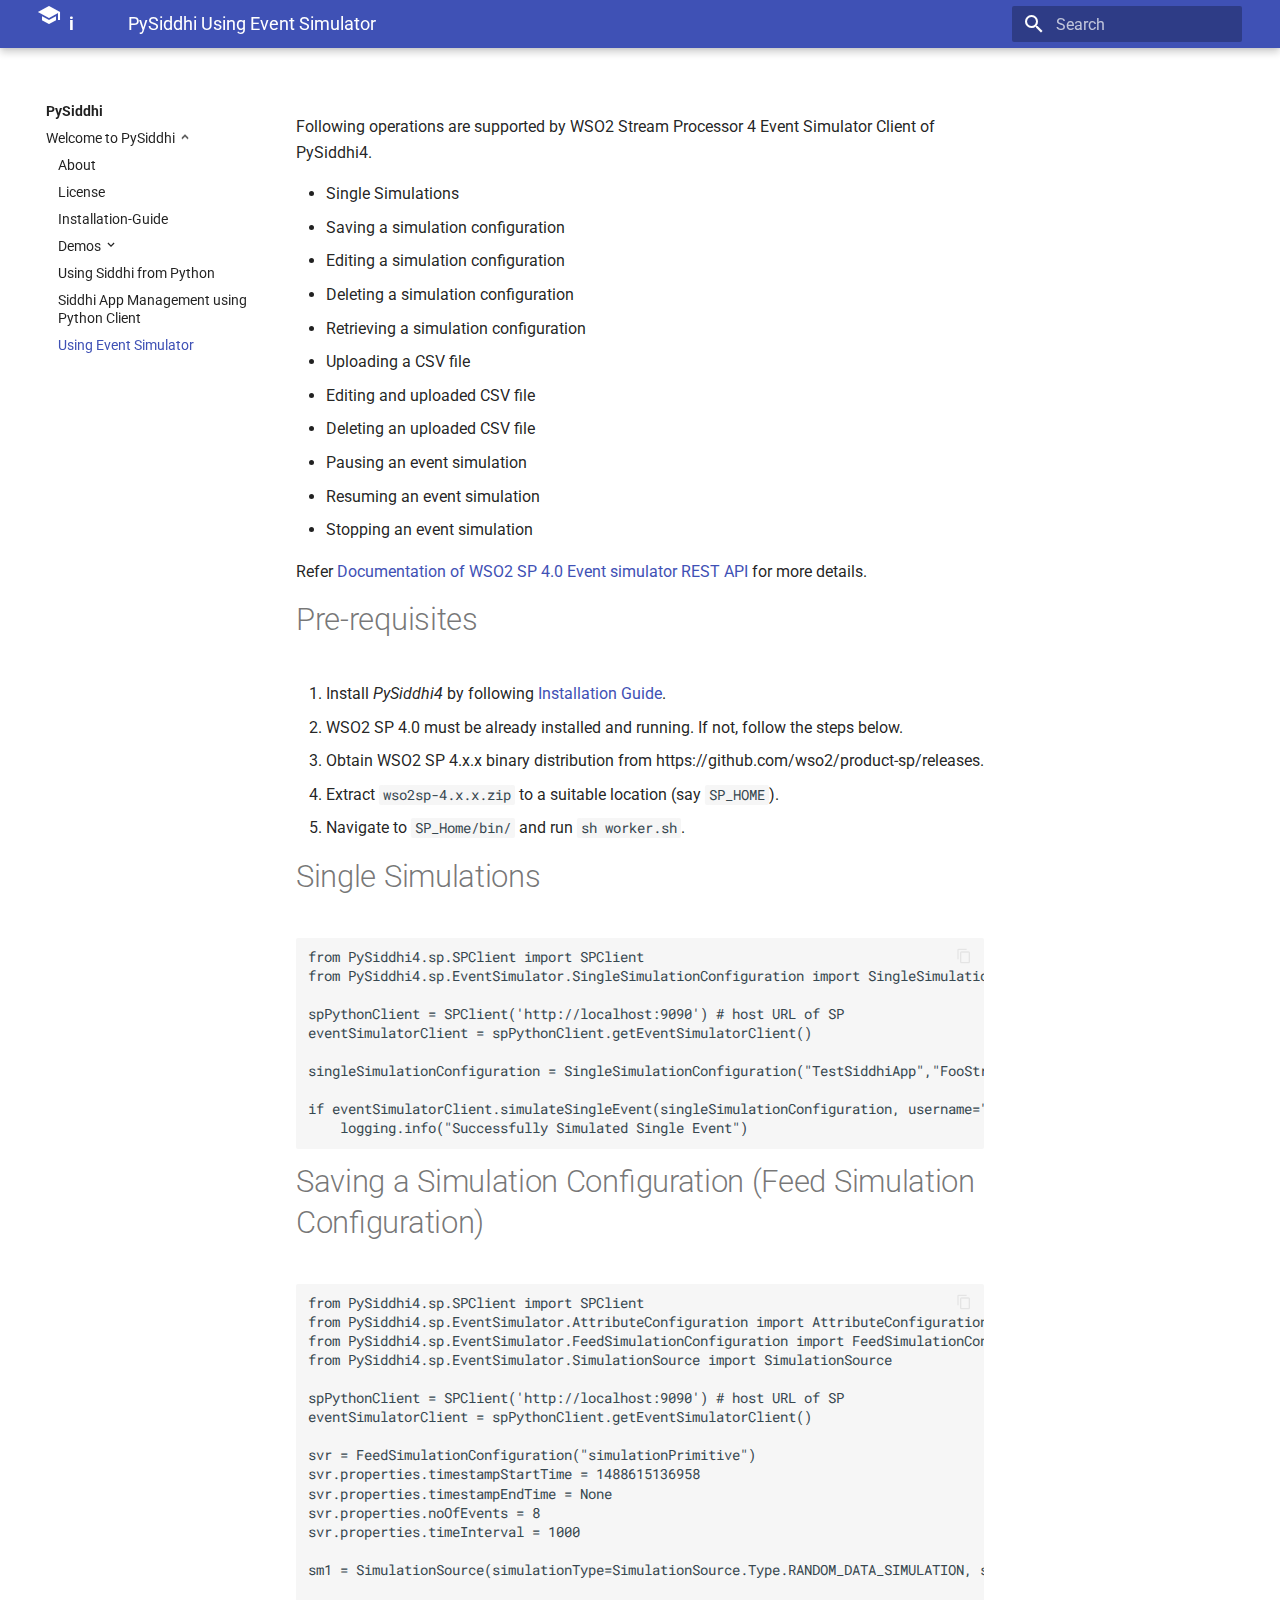
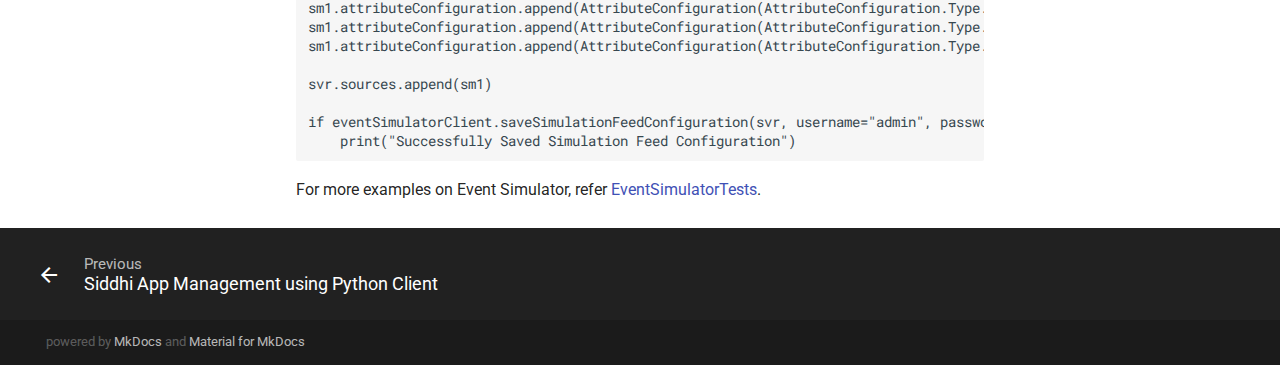
<file: Event-Simulator-of-SP-4/index.html>
<!DOCTYPE html>
<html lang="en" class="no-js">
  <head>
    
      <meta charset="utf-8">
      <meta name="viewport" content="width=device-width,initial-scale=1">
      <meta http-equiv="x-ua-compatible" content="ie=edge">
      
      
      
      
        <meta name="lang:clipboard.copy" content="Copy to clipboard">
      
        <meta name="lang:clipboard.copied" content="Copied to clipboard">
      
        <meta name="lang:search.language" content="en">
      
        <meta name="lang:search.pipeline.stopwords" content="True">
      
        <meta name="lang:search.pipeline.trimmer" content="True">
      
        <meta name="lang:search.result.none" content="No matching documents">
      
        <meta name="lang:search.result.one" content="1 matching document">
      
        <meta name="lang:search.result.other" content="# matching documents">
      
        <meta name="lang:search.tokenizer" content="[\s\-]+">
      
      <link rel="shortcut icon" href="../assets/images/favicon.png">
      <meta name="generator" content="mkdocs-0.17.3, mkdocs-material-2.7.1">
    
    
      
        <title>Using Event Simulator - PySiddhi</title>
      
    
    
      <link rel="stylesheet" href="../assets/stylesheets/application.78aab2dc.css">
      
    
    
      <script src="../assets/javascripts/modernizr.1aa3b519.js"></script>
    
    
      <link href="https://fonts.gstatic.com" rel="preconnect" crossorigin>
      
        <link rel="stylesheet" href="https://fonts.googleapis.com/css?family=Roboto:300,400,400i,700|Roboto+Mono">
        <style>body,input{font-family:"Roboto","Helvetica Neue",Helvetica,Arial,sans-serif}code,kbd,pre{font-family:"Roboto Mono","Courier New",Courier,monospace}</style>
      
      <link rel="stylesheet" href="https://fonts.googleapis.com/icon?family=Material+Icons">
    
    
      <link rel="stylesheet" href="../stylesheets/extra.css">
    
    
  </head>
  
    <body dir="ltr">
  
    <svg class="md-svg">
      <defs>
        
        
      </defs>
    </svg>
    <input class="md-toggle" data-md-toggle="drawer" type="checkbox" id="drawer" autocomplete="off">
    <input class="md-toggle" data-md-toggle="search" type="checkbox" id="search" autocomplete="off">
    <label class="md-overlay" data-md-component="overlay" for="drawer"></label>
    
      <a href="#pre-requisites" tabindex="1" class="md-skip">
        Skip to content
      </a>
    
    
      <header class="md-header" data-md-component="header">
  <nav class="md-header-nav md-grid">
    <div class="md-flex">
      <div class="md-flex__cell md-flex__cell--shrink">
        <a href=".." title="PySiddhi" class="md-header-nav__button md-logo">
          
            <i class="md-icon"></i>
          
        </a>
      </div>
      <div class="md-flex__cell md-flex__cell--shrink">
        <label class="md-icon md-icon--menu md-header-nav__button" for="drawer"></label>
      </div>
      <div class="md-flex__cell md-flex__cell--stretch">
        <div class="md-flex__ellipsis md-header-nav__title" data-md-component="title">
          
            
              <span class="md-header-nav__topic">
                PySiddhi
              </span>
              <span class="md-header-nav__topic">
                Using Event Simulator
              </span>
            
          
        </div>
      </div>
      <div class="md-flex__cell md-flex__cell--shrink">
        
          
            <label class="md-icon md-icon--search md-header-nav__button" for="search"></label>
            
<div class="md-search" data-md-component="search" role="dialog">
  <label class="md-search__overlay" for="search"></label>
  <div class="md-search__inner" role="search">
    <form class="md-search__form" name="search">
      <input type="text" class="md-search__input" name="query" placeholder="Search" autocapitalize="off" autocorrect="off" autocomplete="off" spellcheck="false" data-md-component="query" data-md-state="active">
      <label class="md-icon md-search__icon" for="search"></label>
      <button type="reset" class="md-icon md-search__icon" data-md-component="reset" tabindex="-1">
        &#xE5CD;
      </button>
    </form>
    <div class="md-search__output">
      <div class="md-search__scrollwrap" data-md-scrollfix>
        <div class="md-search-result" data-md-component="result">
          <div class="md-search-result__meta">
            Type to start searching
          </div>
          <ol class="md-search-result__list"></ol>
        </div>
      </div>
    </div>
  </div>
</div>
          
        
      </div>
      
    </div>
  </nav>
</header>
    
    <div class="md-container">
      
        
      
      
      <main class="md-main">
        <div class="md-main__inner md-grid" data-md-component="container">
          
            
              <div class="md-sidebar md-sidebar--primary" data-md-component="navigation">
                <div class="md-sidebar__scrollwrap">
                  <div class="md-sidebar__inner">
                    <nav class="md-nav md-nav--primary" data-md-level="0">
  <label class="md-nav__title md-nav__title--site" for="drawer">
    <span class="md-nav__button md-logo">
      
        <i class="md-icon"></i>
      
    </span>
    PySiddhi
  </label>
  
  <ul class="md-nav__list" data-md-scrollfix>
    
      
      
      

  


  <li class="md-nav__item md-nav__item--active md-nav__item--nested">
    
      <input class="md-toggle md-nav__toggle" data-md-toggle="nav-1" type="checkbox" id="nav-1" checked>
    
    <label class="md-nav__link" for="nav-1">
      Welcome to PySiddhi
    </label>
    <nav class="md-nav" data-md-component="collapsible" data-md-level="1">
      <label class="md-nav__title" for="nav-1">
        Welcome to PySiddhi
      </label>
      <ul class="md-nav__list" data-md-scrollfix>
        
        
          
          
          


  <li class="md-nav__item">
    <a href=".." title="About" class="md-nav__link">
      About
    </a>
  </li>

        
          
          
          


  <li class="md-nav__item">
    <a href="../license/" title="License" class="md-nav__link">
      License
    </a>
  </li>

        
          
          
          


  <li class="md-nav__item">
    <a href="../Installation-Guide/" title="Installation-Guide" class="md-nav__link">
      Installation-Guide
    </a>
  </li>

        
          
          
          


  <li class="md-nav__item md-nav__item--nested">
    
      <input class="md-toggle md-nav__toggle" data-md-toggle="nav-1-4" type="checkbox" id="nav-1-4">
    
    <label class="md-nav__link" for="nav-1-4">
      Demos
    </label>
    <nav class="md-nav" data-md-component="collapsible" data-md-level="2">
      <label class="md-nav__title" for="nav-1-4">
        Demos
      </label>
      <ul class="md-nav__list" data-md-scrollfix>
        
        
          
          
          


  <li class="md-nav__item">
    <a href="../Quick-Demo-(PySiddhi4)/" title="For Siddhi 4" class="md-nav__link">
      For Siddhi 4
    </a>
  </li>

        
          
          
          


  <li class="md-nav__item">
    <a href="../Quick-Demo-(SP4)/" title="For Stream Processor 4" class="md-nav__link">
      For Stream Processor 4
    </a>
  </li>

        
      </ul>
    </nav>
  </li>

        
          
          
          


  <li class="md-nav__item">
    <a href="../Using-Siddhi-from-Python/" title="Using Siddhi from Python" class="md-nav__link">
      Using Siddhi from Python
    </a>
  </li>

        
          
          
          


  <li class="md-nav__item">
    <a href="../Siddhi-App-Management-of-WSO2-SP-4/" title="Siddhi App Management using Python Client" class="md-nav__link">
      Siddhi App Management using Python Client
    </a>
  </li>

        
          
          
          

  


  <li class="md-nav__item md-nav__item--active">
    
    <input class="md-toggle md-nav__toggle" data-md-toggle="toc" type="checkbox" id="toc">
    
      
    
    
    <a href="./" title="Using Event Simulator" class="md-nav__link md-nav__link--active">
      Using Event Simulator
    </a>
    
  </li>

        
      </ul>
    </nav>
  </li>

    
  </ul>
</nav>
                  </div>
                </div>
              </div>
            
            
              <div class="md-sidebar md-sidebar--secondary" data-md-component="toc">
                <div class="md-sidebar__scrollwrap">
                  <div class="md-sidebar__inner">
                    
<nav class="md-nav md-nav--secondary">
  
  
    
  
  
</nav>
                  </div>
                </div>
              </div>
            
          
          <div class="md-content">
            <article class="md-content__inner md-typeset">
              
                
                
                <p>Following operations are supported by WSO2 Stream Processor 4 Event Simulator Client of PySiddhi4.</p>
<ul>
<li>Single Simulations</li>
<li>Saving a simulation configuration</li>
<li>Editing a simulation configuration</li>
<li>Deleting a simulation configuration</li>
<li>Retrieving a simulation configuration</li>
<li>Uploading a CSV file</li>
<li>Editing and uploaded CSV file</li>
<li>Deleting an uploaded CSV file</li>
<li>Pausing an event simulation</li>
<li>Resuming an event simulation</li>
<li>Stopping an event simulation</li>
</ul>
<p>Refer <a href="https://docs.wso2.com/display/SP400/Simulating+Events">Documentation of WSO2 SP 4.0 Event simulator REST API</a> for more details.</p>
<h1 id="pre-requisites">Pre-requisites</h1>
<ol>
<li>Install <em>PySiddhi4</em> by following <a href="../Installation-Guide">Installation Guide</a>.</li>
<li>WSO2 SP 4.0 must be already installed and running. If not, follow the steps below.</li>
<li>Obtain WSO2 SP 4.x.x binary distribution from https://github.com/wso2/product-sp/releases.</li>
<li>Extract <code>wso2sp-4.x.x.zip</code> to a suitable location (say <code>SP_HOME</code>).</li>
<li>Navigate to <code>SP_Home/bin/</code> and run <code>sh worker.sh</code>.</li>
</ol>
<h1 id="single-simulations">Single Simulations</h1>
<pre><code class="python">from PySiddhi4.sp.SPClient import SPClient
from PySiddhi4.sp.EventSimulator.SingleSimulationConfiguration import SingleSimulationConfiguration

spPythonClient = SPClient('http://localhost:9090') # host URL of SP
eventSimulatorClient = spPythonClient.getEventSimulatorClient()

singleSimulationConfiguration = SingleSimulationConfiguration(&quot;TestSiddhiApp&quot;,&quot;FooStream&quot;,[None, 9, 45])

if eventSimulatorClient.simulateSingleEvent(singleSimulationConfiguration, username=&quot;admin&quot;, password=&quot;admin&quot;):
    logging.info(&quot;Successfully Simulated Single Event&quot;)
</code></pre>

<h1 id="saving-a-simulation-configuration-feed-simulation-configuration">Saving a Simulation Configuration (Feed Simulation Configuration)</h1>
<pre><code class="python">from PySiddhi4.sp.SPClient import SPClient
from PySiddhi4.sp.EventSimulator.AttributeConfiguration import AttributeConfiguration
from PySiddhi4.sp.EventSimulator.FeedSimulationConfiguration import FeedSimulationConfiguration
from PySiddhi4.sp.EventSimulator.SimulationSource import SimulationSource

spPythonClient = SPClient('http://localhost:9090') # host URL of SP
eventSimulatorClient = spPythonClient.getEventSimulatorClient()

svr = FeedSimulationConfiguration(&quot;simulationPrimitive&quot;)
svr.properties.timestampStartTime = 1488615136958
svr.properties.timestampEndTime = None
svr.properties.noOfEvents = 8
svr.properties.timeInterval = 1000

sm1 = SimulationSource(simulationType=SimulationSource.Type.RANDOM_DATA_SIMULATION, streamName=&quot;FooStream&quot;, siddhiAppName=&quot;TestSiddhiApp&quot;, timestampInterval=5)

sm1.attributeConfiguration.append(AttributeConfiguration(AttributeConfiguration.Type.PRIMITIVE_BASED, length=10))
sm1.attributeConfiguration.append(AttributeConfiguration(AttributeConfiguration.Type.PRIMITIVE_BASED, min=35000, max=30000, precision=2))
sm1.attributeConfiguration.append(AttributeConfiguration(AttributeConfiguration.Type.PRIMITIVE_BASED, min=150, max=300))

svr.sources.append(sm1)

if eventSimulatorClient.saveSimulationFeedConfiguration(svr, username=&quot;admin&quot;, password=&quot;admin&quot;):
    print(&quot;Successfully Saved Simulation Feed Configuration&quot;)
</code></pre>

<p>For more examples on Event Simulator, refer <a href="https://github.com/wso2/PySiddhi/blob/master/Tests/SPTests/EventSimulatorTests.py">EventSimulatorTests</a>.</p>
                
                  
                
              
              
                


              
            </article>
          </div>
        </div>
      </main>
      
        
<footer class="md-footer">
  
    <div class="md-footer-nav">
      <nav class="md-footer-nav__inner md-grid">
        
          <a href="../Siddhi-App-Management-of-WSO2-SP-4/" title="Siddhi App Management using Python Client" class="md-flex md-footer-nav__link md-footer-nav__link--prev" rel="prev">
            <div class="md-flex__cell md-flex__cell--shrink">
              <i class="md-icon md-icon--arrow-back md-footer-nav__button"></i>
            </div>
            <div class="md-flex__cell md-flex__cell--stretch md-footer-nav__title">
              <span class="md-flex__ellipsis">
                <span class="md-footer-nav__direction">
                  Previous
                </span>
                Siddhi App Management using Python Client
              </span>
            </div>
          </a>
        
        
      </nav>
    </div>
  
  <div class="md-footer-meta md-typeset">
    <div class="md-footer-meta__inner md-grid">
      <div class="md-footer-copyright">
        
        powered by
        <a href="http://www.mkdocs.org">MkDocs</a>
        and
        <a href="https://squidfunk.github.io/mkdocs-material/">
          Material for MkDocs</a>
      </div>
      
        
      
    </div>
  </div>
</footer>
      
    </div>
    
      <script src="../assets/javascripts/application.8eb9be28.js"></script>
      
      <script>app.initialize({version:"0.17.3",url:{base:".."}})</script>
      
        <script src="../javascripts/extra.js"></script>
      
    
    
      
    
  </body>
</html>
</file>
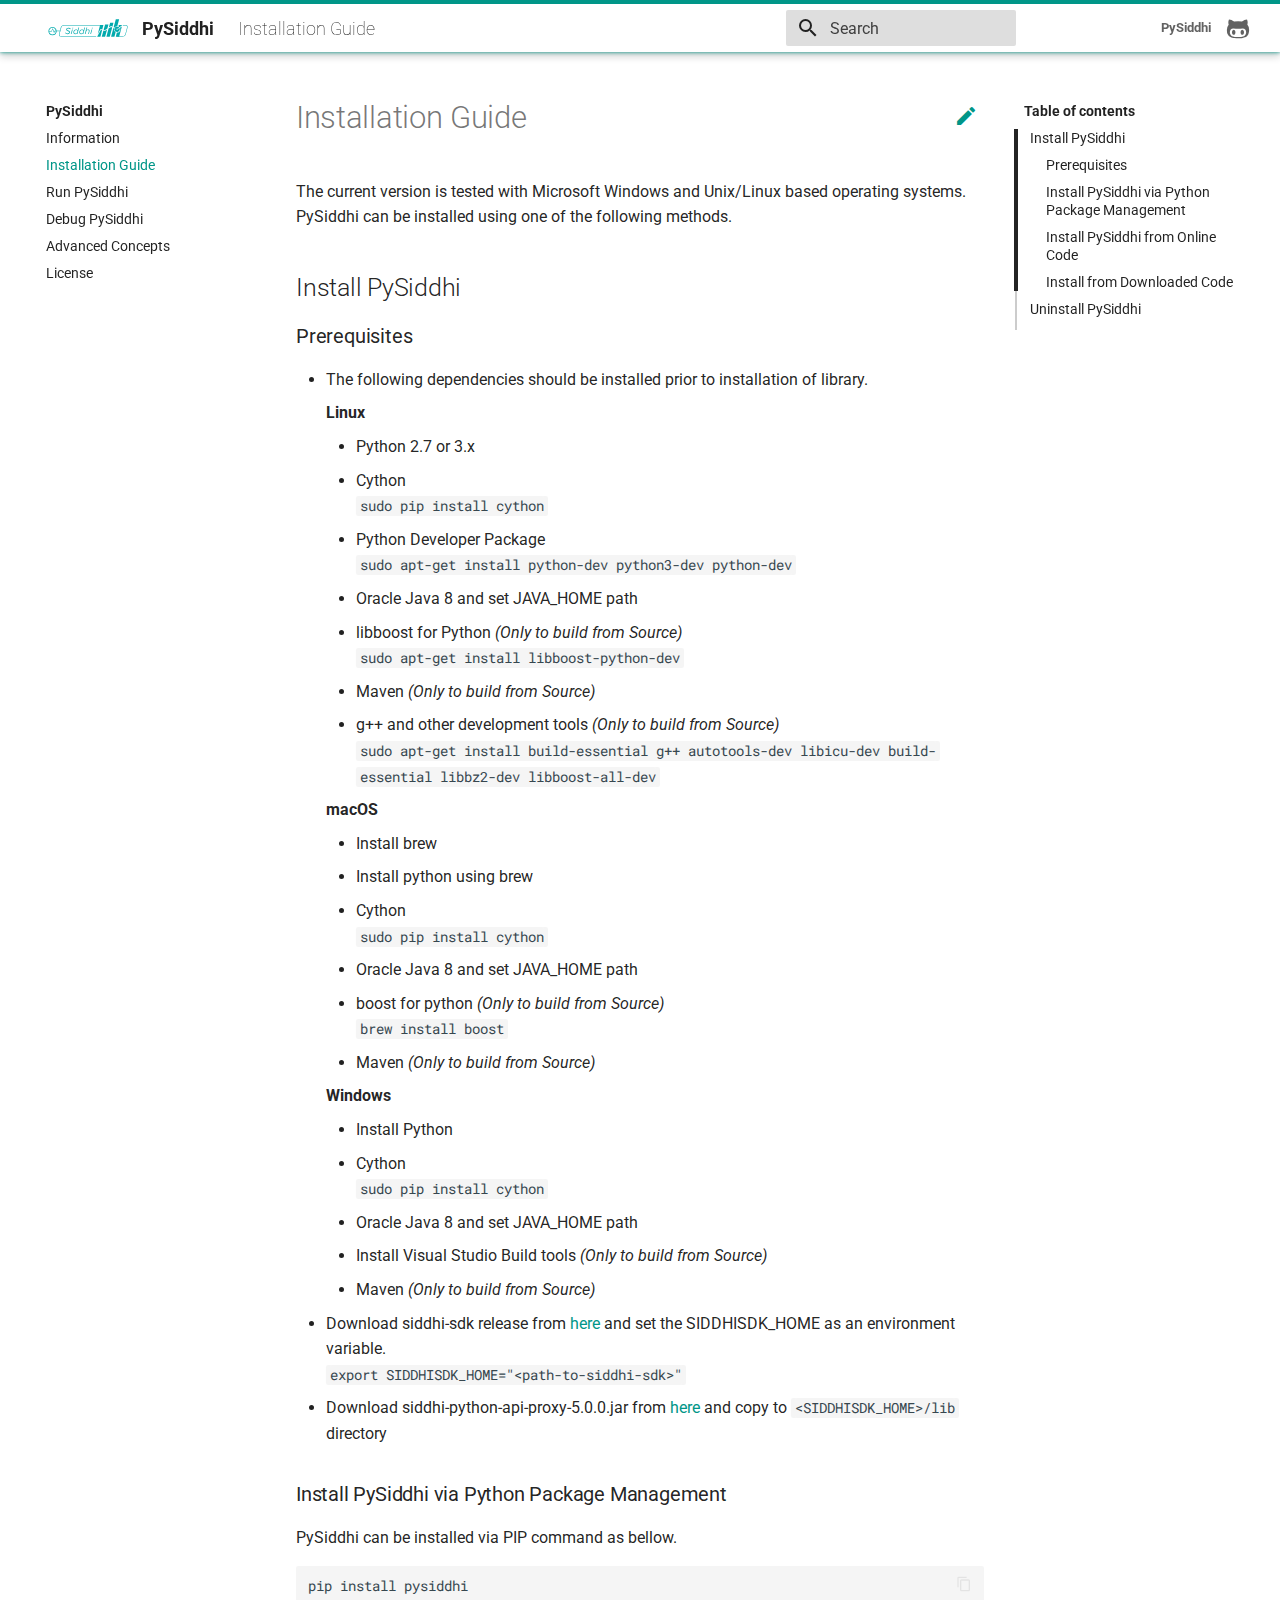
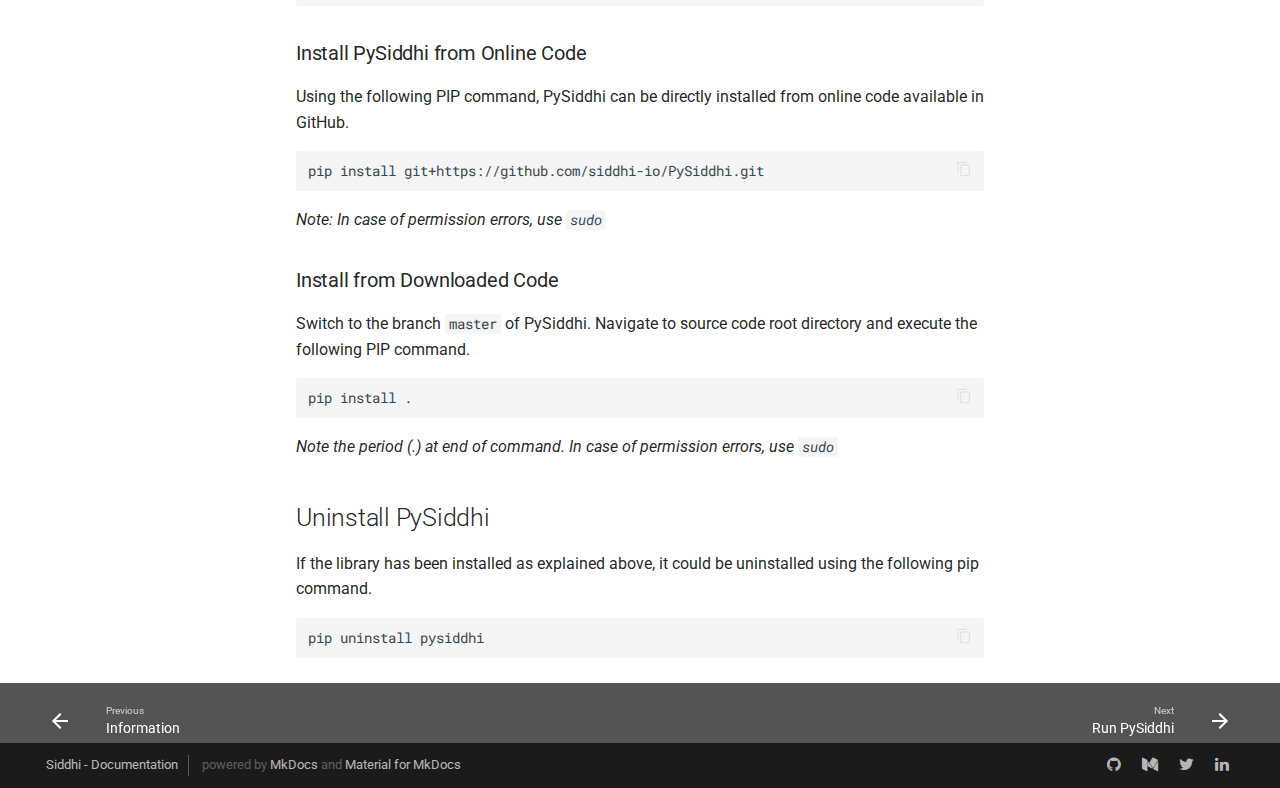
<file: Installation-Guide/index.html>
<!doctype html>
<html lang="en" class="no-js">
  <head>
    
      <meta charset="utf-8">
      <meta name="viewport" content="width=device-width,initial-scale=1">
      <meta http-equiv="x-ua-compatible" content="ie=edge">
      
        <meta name="description" content="Python Stream Processing and Complex Event Processing Engine">
      
      
      
      
        <meta name="lang:clipboard.copy" content="Copy to clipboard">
      
        <meta name="lang:clipboard.copied" content="Copied to clipboard">
      
        <meta name="lang:search.language" content="en">
      
        <meta name="lang:search.pipeline.stopwords" content="True">
      
        <meta name="lang:search.pipeline.trimmer" content="True">
      
        <meta name="lang:search.result.none" content="No matching documents">
      
        <meta name="lang:search.result.one" content="1 matching document">
      
        <meta name="lang:search.result.other" content="# matching documents">
      
        <meta name="lang:search.tokenizer" content="[\s\-]+">
      
      <link rel="shortcut icon" href="../images/favicon.ico">
      <meta name="generator" content="mkdocs-1.0.4, mkdocs-material-4.4.0">
    
    
      
        <title>Installation Guide - PySiddhi</title>
      
    
    
      <link rel="stylesheet" href="../assets/stylesheets/application.0284f74d.css">
      
        <link rel="stylesheet" href="../assets/stylesheets/application-palette.01803549.css">
      
      
        
        
        <meta name="theme-color" content="#009688">
      
    
    
      <script src="../assets/javascripts/modernizr.74668098.js"></script>
    
    
      
        <link href="https://fonts.gstatic.com" rel="preconnect" crossorigin>
        <link rel="stylesheet" href="https://fonts.googleapis.com/css?family=Roboto:300,400,400i,700|Roboto+Mono&display=fallback">
        <style>body,input{font-family:"Roboto","Helvetica Neue",Helvetica,Arial,sans-serif}code,kbd,pre{font-family:"Roboto Mono","Courier New",Courier,monospace}</style>
      
    
    <link rel="stylesheet" href="../assets/fonts/material-icons.css">
    
    
      <link rel="stylesheet" href="../assets/stylesheets/extra.css">
    
    
      
        
<script>
  window.ga = window.ga || function() {
    (ga.q = ga.q || []).push(arguments)
  }
  ga.l = +new Date
  /* Setup integration and send page view */
  ga("create", "UA-103065-28", "auto")
  ga("set", "anonymizeIp", true)
  ga("send", "pageview")
  /* Register handler to log search on blur */
  document.addEventListener("DOMContentLoaded", () => {
    if (document.forms.search) {
      var query = document.forms.search.query
      query.addEventListener("blur", function() {
        if (this.value) {
          var path = document.location.pathname;
          ga("send", "pageview", path + "?q=" + this.value)
        }
      })
    }
  })
</script>
<script async src="https://www.google-analytics.com/analytics.js"></script>
      
    
    
  </head>
  
    
    
    <body dir="ltr" data-md-color-primary="teal" data-md-color-accent="teal">
  
    <svg class="md-svg">
      <defs>
        
        
          <svg xmlns="http://www.w3.org/2000/svg" width="416" height="448" viewBox="0 0 416 448" id="__github"><path fill="currentColor" d="M160 304q0 10-3.125 20.5t-10.75 19T128 352t-18.125-8.5-10.75-19T96 304t3.125-20.5 10.75-19T128 256t18.125 8.5 10.75 19T160 304zm160 0q0 10-3.125 20.5t-10.75 19T288 352t-18.125-8.5-10.75-19T256 304t3.125-20.5 10.75-19T288 256t18.125 8.5 10.75 19T320 304zm40 0q0-30-17.25-51T296 232q-10.25 0-48.75 5.25Q229.5 240 208 240t-39.25-2.75Q130.75 232 120 232q-29.5 0-46.75 21T56 304q0 22 8 38.375t20.25 25.75 30.5 15 35 7.375 37.25 1.75h42q20.5 0 37.25-1.75t35-7.375 30.5-15 20.25-25.75T360 304zm56-44q0 51.75-15.25 82.75-9.5 19.25-26.375 33.25t-35.25 21.5-42.5 11.875-42.875 5.5T212 416q-19.5 0-35.5-.75t-36.875-3.125-38.125-7.5-34.25-12.875T37 371.5t-21.5-28.75Q0 312 0 260q0-59.25 34-99-6.75-20.5-6.75-42.5 0-29 12.75-54.5 27 0 47.5 9.875t47.25 30.875Q171.5 96 212 96q37 0 70 8 26.25-20.5 46.75-30.25T376 64q12.75 25.5 12.75 54.5 0 21.75-6.75 42 34 40 34 99.5z"/></svg>
        
      </defs>
    </svg>
    <input class="md-toggle" data-md-toggle="drawer" type="checkbox" id="__drawer" autocomplete="off">
    <input class="md-toggle" data-md-toggle="search" type="checkbox" id="__search" autocomplete="off">
    <label class="md-overlay" data-md-component="overlay" for="__drawer"></label>
    
      <a href="#installation-guide" tabindex="1" class="md-skip">
        Skip to content
      </a>
    
    
      <header class="md-header" data-md-component="header">
  <nav class="md-header-nav md-grid">
    <div class="md-flex">
      <div class="md-flex__cell md-flex__cell--shrink">
        <a href=".." title="PySiddhi" class="md-header-nav__button md-logo">
          
            <img src="../images/siddhi-logo.svg" width="24" height="24">
          
        </a>
      </div>
      <div class="md-flex__cell md-flex__cell--shrink">
        <label class="md-icon md-icon--menu md-header-nav__button" for="__drawer"></label>
      </div>
      <div class="md-flex__cell md-flex__cell--stretch">
        <div class="md-flex__ellipsis md-header-nav__title" data-md-component="title">
          
            <span class="md-header-nav__topic">
              PySiddhi
            </span>
            <span class="md-header-nav__topic">
              
                Installation Guide
              
            </span>
          
        </div>
      </div>
      <div class="md-flex__cell md-flex__cell--shrink">
        
          <label class="md-icon md-icon--search md-header-nav__button" for="__search"></label>
          
<div class="md-search" data-md-component="search" role="dialog">
  <label class="md-search__overlay" for="__search"></label>
  <div class="md-search__inner" role="search">
    <form class="md-search__form" name="search">
      <input type="text" class="md-search__input" name="query" placeholder="Search" autocapitalize="off" autocorrect="off" autocomplete="off" spellcheck="false" data-md-component="query" data-md-state="active">
      <label class="md-icon md-search__icon" for="__search"></label>
      <button type="reset" class="md-icon md-search__icon" data-md-component="reset" tabindex="-1">
        &#xE5CD;
      </button>
    </form>
    <div class="md-search__output">
      <div class="md-search__scrollwrap" data-md-scrollfix>
        <div class="md-search-result" data-md-component="result">
          <div class="md-search-result__meta">
            Type to start searching
          </div>
          <ol class="md-search-result__list"></ol>
        </div>
      </div>
    </div>
  </div>
</div>
        
      </div>
      
        <div class="md-flex__cell md-flex__cell--shrink">
          <div class="md-header-nav__source">
            


  

<a href="https://github.com/siddhi-io/PySiddhi/" title="Go to repository" class="md-source" data-md-source="github">
  
    <div class="md-source__icon">
      <svg viewBox="0 0 24 24" width="24" height="24">
        <use xlink:href="#__github" width="24" height="24"></use>
      </svg>
    </div>
  
  <div class="md-source__repository">
    PySiddhi
  </div>
</a>
          </div>
        </div>
      
    </div>
  </nav>
</header>
    
    <div class="md-container">
      
        
      
      
      <main class="md-main">
        <div class="md-main__inner md-grid" data-md-component="container">
          
            
              <div class="md-sidebar md-sidebar--primary" data-md-component="navigation">
                <div class="md-sidebar__scrollwrap">
                  <div class="md-sidebar__inner">
                    <nav class="md-nav md-nav--primary" data-md-level="0">
  <label class="md-nav__title md-nav__title--site" for="__drawer">
    <a href=".." title="PySiddhi" class="md-nav__button md-logo">
      
        <img src="../images/siddhi-logo.svg" width="48" height="48">
      
    </a>
    PySiddhi
  </label>
  
    <div class="md-nav__source">
      


  

<a href="https://github.com/siddhi-io/PySiddhi/" title="Go to repository" class="md-source" data-md-source="github">
  
    <div class="md-source__icon">
      <svg viewBox="0 0 24 24" width="24" height="24">
        <use xlink:href="#__github" width="24" height="24"></use>
      </svg>
    </div>
  
  <div class="md-source__repository">
    PySiddhi
  </div>
</a>
    </div>
  
  <ul class="md-nav__list" data-md-scrollfix>
    
      
      
      


  <li class="md-nav__item">
    <a href=".." title="Information" class="md-nav__link">
      Information
    </a>
  </li>

    
      
      
      

  


  <li class="md-nav__item md-nav__item--active">
    
    <input class="md-toggle md-nav__toggle" data-md-toggle="toc" type="checkbox" id="__toc">
    
      
    
    
      <label class="md-nav__link md-nav__link--active" for="__toc">
        Installation Guide
      </label>
    
    <a href="./" title="Installation Guide" class="md-nav__link md-nav__link--active">
      Installation Guide
    </a>
    
      
<nav class="md-nav md-nav--secondary">
  
  
    
  
  
    <label class="md-nav__title" for="__toc">Table of contents</label>
    <ul class="md-nav__list" data-md-scrollfix>
      
        <li class="md-nav__item">
  <a href="#install-pysiddhi" title="Install PySiddhi" class="md-nav__link">
    Install PySiddhi
  </a>
  
    <nav class="md-nav">
      <ul class="md-nav__list">
        
          <li class="md-nav__item">
  <a href="#prerequisites" title="Prerequisites" class="md-nav__link">
    Prerequisites
  </a>
  
</li>
        
          <li class="md-nav__item">
  <a href="#install-pysiddhi-via-python-package-management" title="Install PySiddhi via Python Package Management" class="md-nav__link">
    Install PySiddhi via Python Package Management
  </a>
  
</li>
        
          <li class="md-nav__item">
  <a href="#install-pysiddhi-from-online-code" title="Install PySiddhi from Online Code" class="md-nav__link">
    Install PySiddhi from Online Code
  </a>
  
</li>
        
          <li class="md-nav__item">
  <a href="#install-from-downloaded-code" title="Install from Downloaded Code" class="md-nav__link">
    Install from Downloaded Code
  </a>
  
</li>
        
      </ul>
    </nav>
  
</li>
      
        <li class="md-nav__item">
  <a href="#uninstall-pysiddhi" title="Uninstall PySiddhi" class="md-nav__link">
    Uninstall PySiddhi
  </a>
  
</li>
      
      
      
      
      
    </ul>
  
</nav>
    
  </li>

    
      
      
      


  <li class="md-nav__item">
    <a href="../Run-PySiddhi/" title="Run PySiddhi" class="md-nav__link">
      Run PySiddhi
    </a>
  </li>

    
      
      
      


  <li class="md-nav__item">
    <a href="../Debugging-Siddhi-Queries/" title="Debug PySiddhi" class="md-nav__link">
      Debug PySiddhi
    </a>
  </li>

    
      
      
      


  <li class="md-nav__item">
    <a href="../Using-Siddhi-from-Python/" title="Advanced Concepts" class="md-nav__link">
      Advanced Concepts
    </a>
  </li>

    
      
      
      


  <li class="md-nav__item">
    <a href="../license/" title="License" class="md-nav__link">
      License
    </a>
  </li>

    
  </ul>
</nav>
                  </div>
                </div>
              </div>
            
            
              <div class="md-sidebar md-sidebar--secondary" data-md-component="toc">
                <div class="md-sidebar__scrollwrap">
                  <div class="md-sidebar__inner">
                    
<nav class="md-nav md-nav--secondary">
  
  
    
  
  
    <label class="md-nav__title" for="__toc">Table of contents</label>
    <ul class="md-nav__list" data-md-scrollfix>
      
        <li class="md-nav__item">
  <a href="#install-pysiddhi" title="Install PySiddhi" class="md-nav__link">
    Install PySiddhi
  </a>
  
    <nav class="md-nav">
      <ul class="md-nav__list">
        
          <li class="md-nav__item">
  <a href="#prerequisites" title="Prerequisites" class="md-nav__link">
    Prerequisites
  </a>
  
</li>
        
          <li class="md-nav__item">
  <a href="#install-pysiddhi-via-python-package-management" title="Install PySiddhi via Python Package Management" class="md-nav__link">
    Install PySiddhi via Python Package Management
  </a>
  
</li>
        
          <li class="md-nav__item">
  <a href="#install-pysiddhi-from-online-code" title="Install PySiddhi from Online Code" class="md-nav__link">
    Install PySiddhi from Online Code
  </a>
  
</li>
        
          <li class="md-nav__item">
  <a href="#install-from-downloaded-code" title="Install from Downloaded Code" class="md-nav__link">
    Install from Downloaded Code
  </a>
  
</li>
        
      </ul>
    </nav>
  
</li>
      
        <li class="md-nav__item">
  <a href="#uninstall-pysiddhi" title="Uninstall PySiddhi" class="md-nav__link">
    Uninstall PySiddhi
  </a>
  
</li>
      
      
      
      
      
    </ul>
  
</nav>
                  </div>
                </div>
              </div>
            
          
          <div class="md-content">
            <article class="md-content__inner md-typeset">
              
                
                  <a href="https://github.com/siddhi-io/PySiddhi/blob/master/Installation-Guide.md" title="Edit this page" class="md-icon md-content__icon">&#xE3C9;</a>
                
                
                <h1 id="installation-guide">Installation Guide</h1>
<p>The current version is tested with Microsoft Windows and Unix/Linux based operating systems. 
PySiddhi can be installed using one of the following methods.</p>
<h2 id="install-pysiddhi">Install PySiddhi</h2>
<h3 id="prerequisites">Prerequisites</h3>
<ul>
<li>
<p>The following dependencies should be installed prior to installation of library.</p>
<p><strong>Linux</strong></p>
<ul>
<li>Python 2.7 or 3.x</li>
<li>Cython <br/> <code>sudo pip install cython</code></li>
<li>Python Developer Package <br/> <code>sudo apt-get install python-dev python3-dev python-dev</code></li>
<li>Oracle Java 8 and set JAVA_HOME path</li>
<li>libboost for Python <em>(Only to build from Source)</em> <br/><code>sudo apt-get install libboost-python-dev</code> </li>
<li>Maven <em>(Only to build from Source)</em></li>
<li>g++ and other development tools <em>(Only to build from Source)</em> <br/>
            <code>sudo apt-get install build-essential g++ autotools-dev libicu-dev build-essential libbz2-dev libboost-all-dev</code></li>
</ul>
<p><strong>macOS</strong></p>
<ul>
<li>Install brew</li>
<li>Install python using brew</li>
<li>Cython <br/> <code>sudo pip install cython</code></li>
<li>Oracle Java 8 and set JAVA_HOME path</li>
<li>boost for python <em>(Only to build from Source)</em> <br/> <code>brew install boost</code></li>
<li>Maven <em>(Only to build from Source)</em></li>
</ul>
<p><strong>Windows</strong></p>
<ul>
<li>Install Python </li>
<li>Cython <br/><code>sudo pip install cython</code></li>
<li>Oracle Java 8 and set JAVA_HOME path</li>
<li>Install Visual Studio Build tools <em>(Only to build from Source)</em></li>
<li>Maven <em>(Only to build from Source)</em></li>
</ul>
</li>
<li>
<p>Download siddhi-sdk release from <a href="https://github.com/siddhi-io/siddhi-sdk/releases">here</a> and set the SIDDHISDK_HOME as an environment variable. <br/> <code>export SIDDHISDK_HOME="&lt;path-to-siddhi-sdk&gt;"</code></p>
</li>
<li>Download siddhi-python-api-proxy-5.0.0.jar from <a href="https://github.com/siddhi-io/PySiddhi/releases">here</a> and copy to <code>&lt;SIDDHISDK_HOME&gt;/lib</code> directory</li>
</ul>
<h3 id="install-pysiddhi-via-python-package-management">Install PySiddhi via Python Package Management</h3>
<p>PySiddhi can be installed via PIP command as bellow.</p>
<pre><code>pip install pysiddhi
</code></pre>

<h3 id="install-pysiddhi-from-online-code">Install PySiddhi from Online Code</h3>
<p>Using the following PIP command, PySiddhi can be directly installed from online code available in GitHub.</p>
<pre><code>pip install git+https://github.com/siddhi-io/PySiddhi.git
</code></pre>

<p><em>Note: In case of permission errors, use <code>sudo</code></em></p>
<h3 id="install-from-downloaded-code">Install from Downloaded Code</h3>
<p>Switch to the branch <code>master</code> of PySiddhi.
Navigate to source code root directory and execute the following PIP command.</p>
<pre><code>pip install .
</code></pre>

<p><em>Note the period (.) at end of command. In case of permission errors, use <code>sudo</code></em></p>
<h2 id="uninstall-pysiddhi">Uninstall PySiddhi</h2>
<p>If the library has been installed as explained above, it could be uninstalled using the following pip command.</p>
<pre><code>pip uninstall pysiddhi
</code></pre>
                
                  
                
              
              
                


              
            </article>
          </div>
        </div>
      </main>
      
        
<footer class="md-footer">
  
    <div class="md-footer-nav">
      <nav class="md-footer-nav__inner md-grid">
        
          <a href=".." title="Information" class="md-flex md-footer-nav__link md-footer-nav__link--prev" rel="prev">
            <div class="md-flex__cell md-flex__cell--shrink">
              <i class="md-icon md-icon--arrow-back md-footer-nav__button"></i>
            </div>
            <div class="md-flex__cell md-flex__cell--stretch md-footer-nav__title">
              <span class="md-flex__ellipsis">
                <span class="md-footer-nav__direction">
                  Previous
                </span>
                Information
              </span>
            </div>
          </a>
        
        
          <a href="../Run-PySiddhi/" title="Run PySiddhi" class="md-flex md-footer-nav__link md-footer-nav__link--next" rel="next">
            <div class="md-flex__cell md-flex__cell--stretch md-footer-nav__title">
              <span class="md-flex__ellipsis">
                <span class="md-footer-nav__direction">
                  Next
                </span>
                Run PySiddhi
              </span>
            </div>
            <div class="md-flex__cell md-flex__cell--shrink">
              <i class="md-icon md-icon--arrow-forward md-footer-nav__button"></i>
            </div>
          </a>
        
      </nav>
    </div>
  
  <div class="md-footer-meta md-typeset">
    <div class="md-footer-meta__inner md-grid">
      <div class="md-footer-copyright">
        
          <div class="md-footer-copyright__highlight">
            Siddhi - Documentation
          </div>
        
        powered by
        <a href="https://www.mkdocs.org">MkDocs</a>
        and
        <a href="https://squidfunk.github.io/mkdocs-material/">
          Material for MkDocs</a>
      </div>
      
  <div class="md-footer-social">
    <link rel="stylesheet" href="../assets/fonts/font-awesome.css">
    
      <a href="https://github.com/siddhi-io/siddhi" class="md-footer-social__link fa fa-github"></a>
    
      <a href="https://medium.com/siddhi-io" class="md-footer-social__link fa fa-medium"></a>
    
      <a href="https://twitter.com/siddhi_io" class="md-footer-social__link fa fa-twitter"></a>
    
      <a href="https://www.linkedin.com/groups/13553064" class="md-footer-social__link fa fa-linkedin"></a>
    
  </div>

    </div>
  </div>
</footer>
      
    </div>
    
      <script src="../assets/javascripts/application.245445c6.js"></script>
      
      <script>app.initialize({version:"1.0.4",url:{base:".."}})</script>
      
        <script src="../assets/javascripts/extra.js"></script>
      
    
  </body>
</html>
</file>
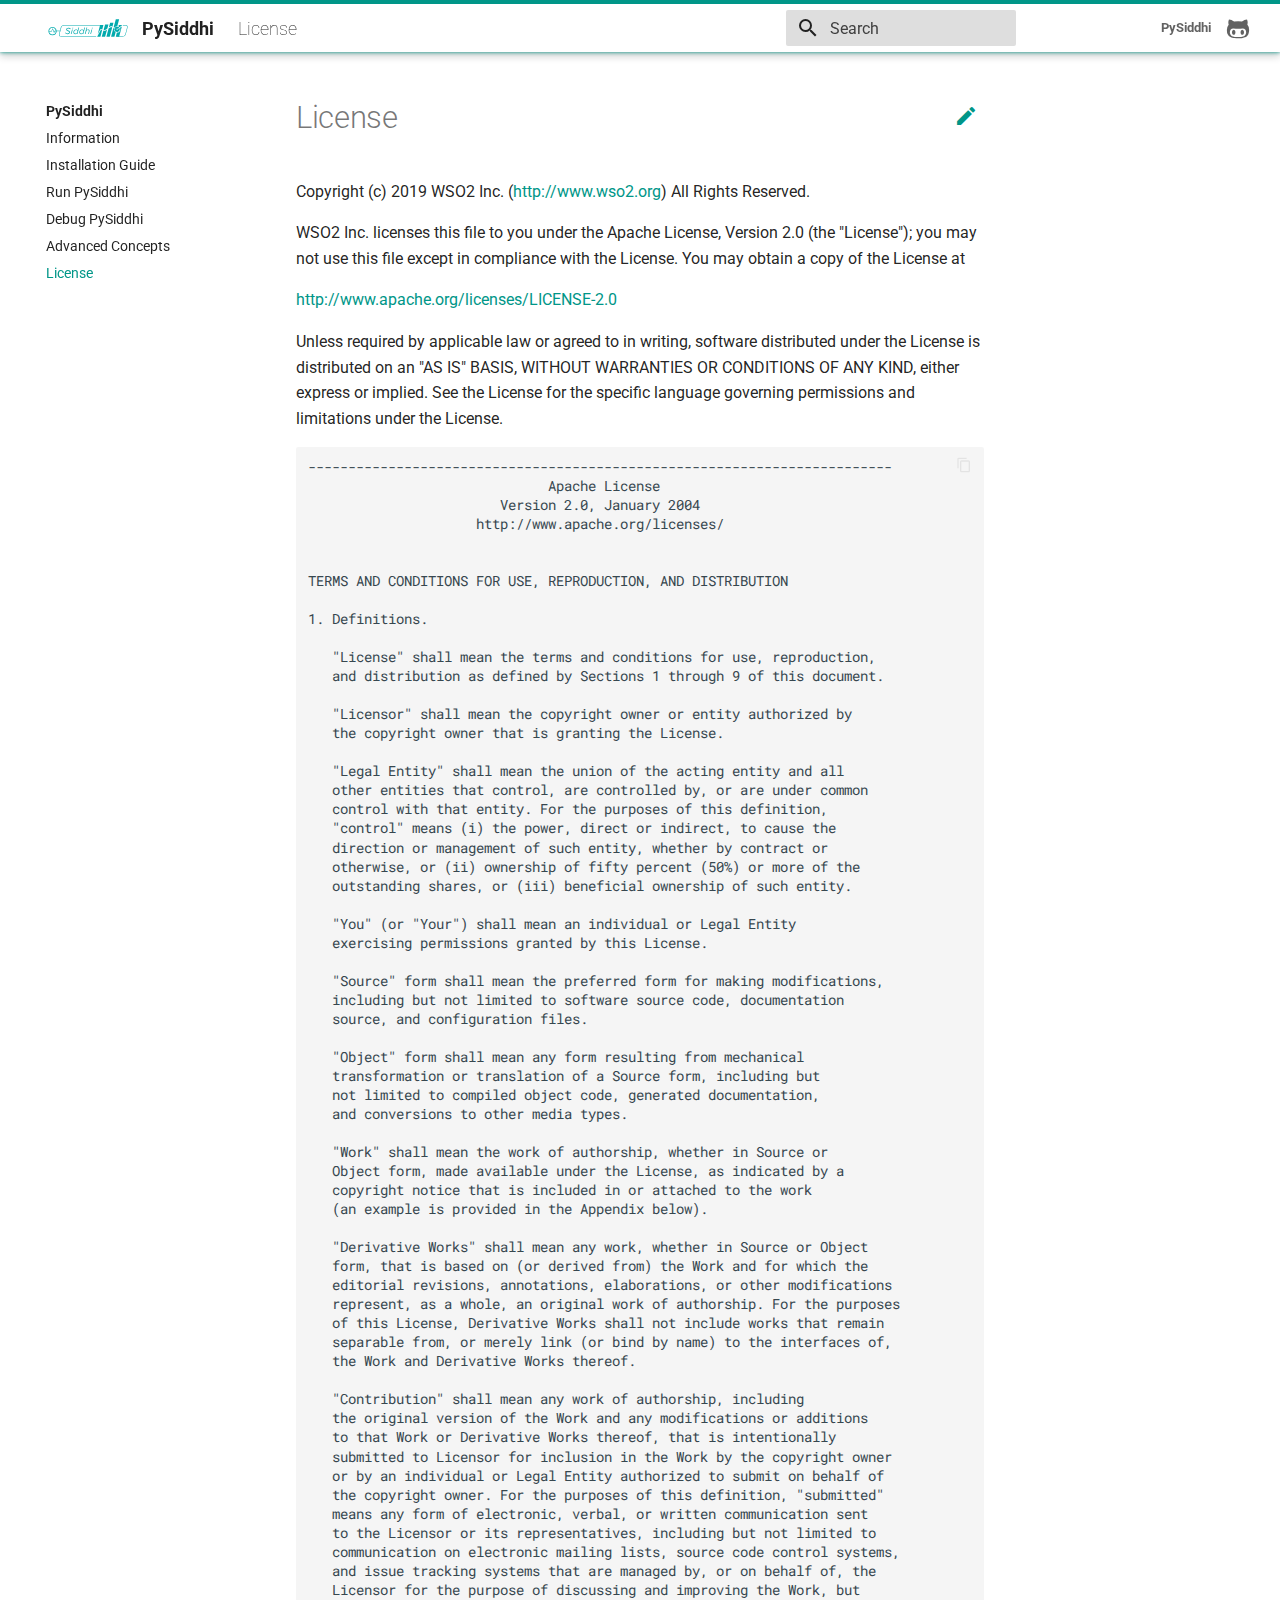
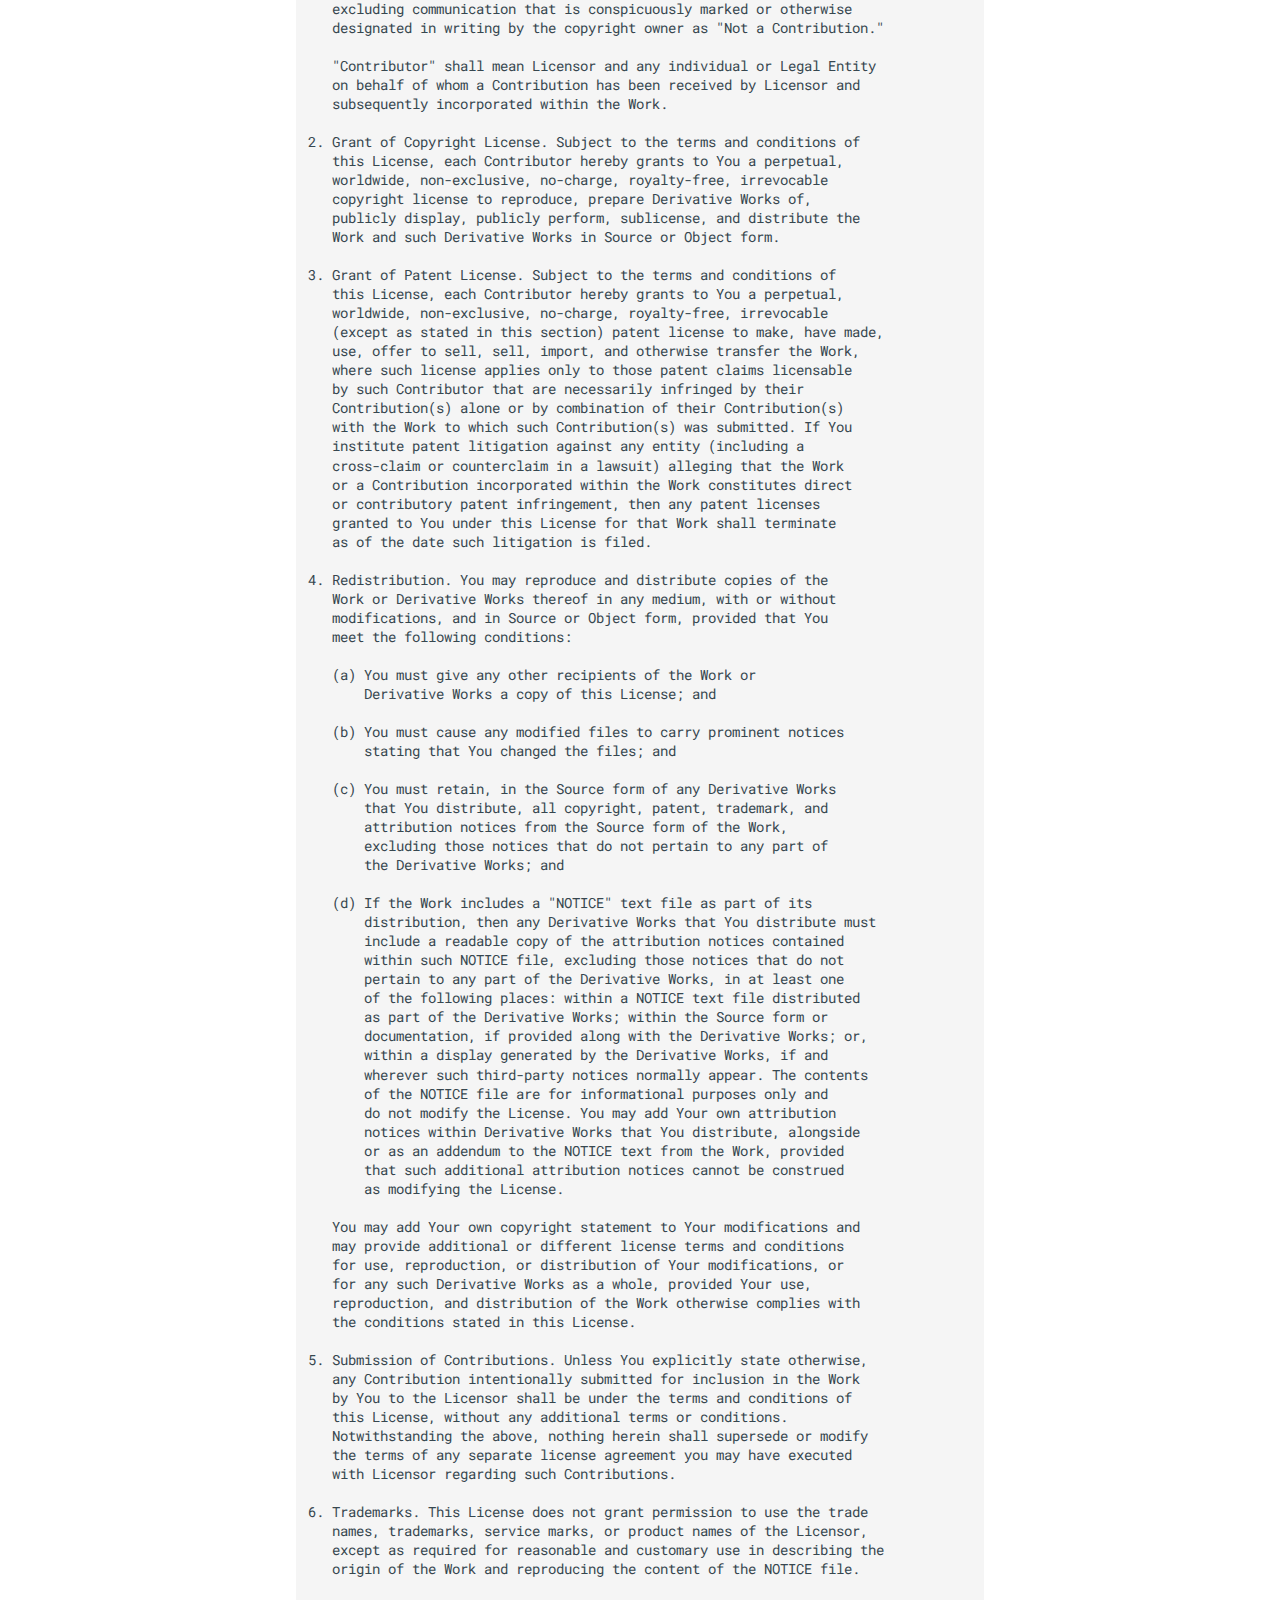
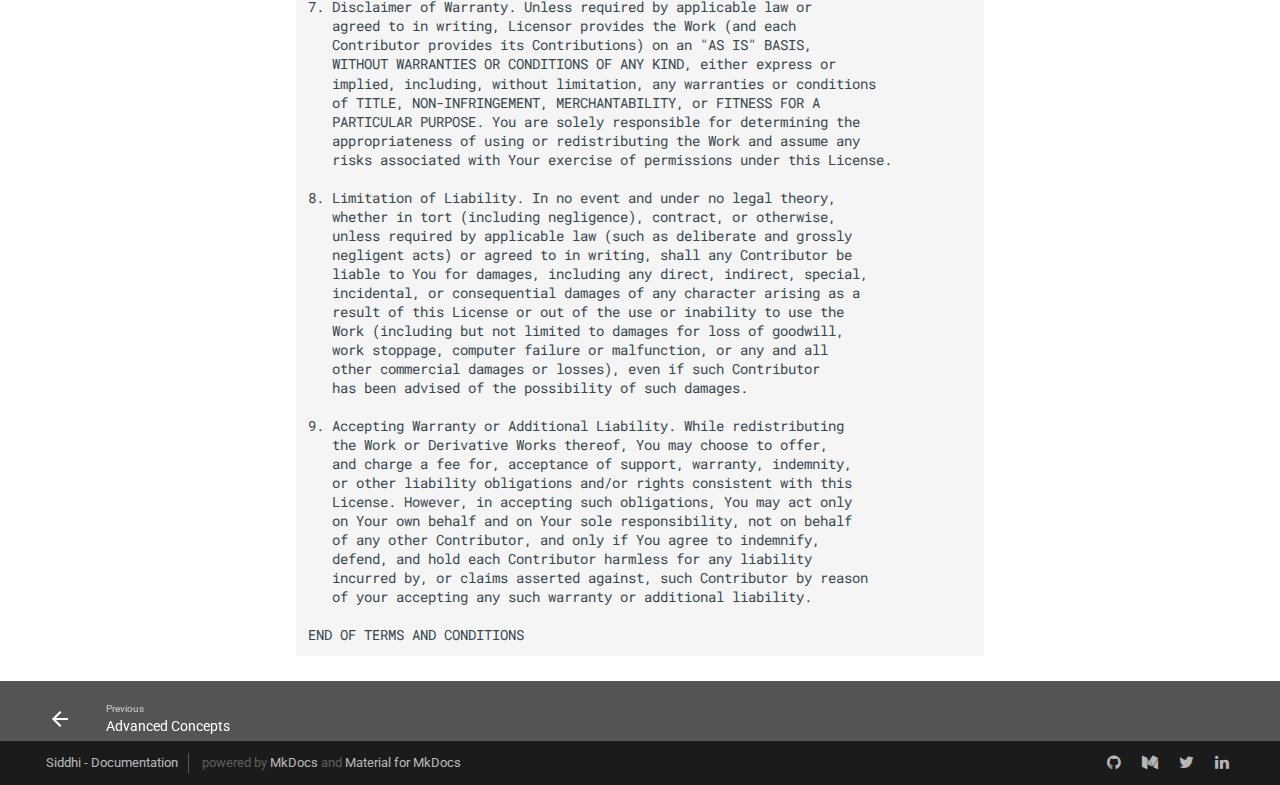
<file: license/index.html>
<!doctype html>
<html lang="en" class="no-js">
  <head>
    
      <meta charset="utf-8">
      <meta name="viewport" content="width=device-width,initial-scale=1">
      <meta http-equiv="x-ua-compatible" content="ie=edge">
      
        <meta name="description" content="Python Stream Processing and Complex Event Processing Engine">
      
      
      
      
        <meta name="lang:clipboard.copy" content="Copy to clipboard">
      
        <meta name="lang:clipboard.copied" content="Copied to clipboard">
      
        <meta name="lang:search.language" content="en">
      
        <meta name="lang:search.pipeline.stopwords" content="True">
      
        <meta name="lang:search.pipeline.trimmer" content="True">
      
        <meta name="lang:search.result.none" content="No matching documents">
      
        <meta name="lang:search.result.one" content="1 matching document">
      
        <meta name="lang:search.result.other" content="# matching documents">
      
        <meta name="lang:search.tokenizer" content="[\s\-]+">
      
      <link rel="shortcut icon" href="../images/favicon.ico">
      <meta name="generator" content="mkdocs-1.0.4, mkdocs-material-4.4.0">
    
    
      
        <title>License - PySiddhi</title>
      
    
    
      <link rel="stylesheet" href="../assets/stylesheets/application.0284f74d.css">
      
        <link rel="stylesheet" href="../assets/stylesheets/application-palette.01803549.css">
      
      
        
        
        <meta name="theme-color" content="#009688">
      
    
    
      <script src="../assets/javascripts/modernizr.74668098.js"></script>
    
    
      
        <link href="https://fonts.gstatic.com" rel="preconnect" crossorigin>
        <link rel="stylesheet" href="https://fonts.googleapis.com/css?family=Roboto:300,400,400i,700|Roboto+Mono&display=fallback">
        <style>body,input{font-family:"Roboto","Helvetica Neue",Helvetica,Arial,sans-serif}code,kbd,pre{font-family:"Roboto Mono","Courier New",Courier,monospace}</style>
      
    
    <link rel="stylesheet" href="../assets/fonts/material-icons.css">
    
    
      <link rel="stylesheet" href="../assets/stylesheets/extra.css">
    
    
      
        
<script>
  window.ga = window.ga || function() {
    (ga.q = ga.q || []).push(arguments)
  }
  ga.l = +new Date
  /* Setup integration and send page view */
  ga("create", "UA-103065-28", "auto")
  ga("set", "anonymizeIp", true)
  ga("send", "pageview")
  /* Register handler to log search on blur */
  document.addEventListener("DOMContentLoaded", () => {
    if (document.forms.search) {
      var query = document.forms.search.query
      query.addEventListener("blur", function() {
        if (this.value) {
          var path = document.location.pathname;
          ga("send", "pageview", path + "?q=" + this.value)
        }
      })
    }
  })
</script>
<script async src="https://www.google-analytics.com/analytics.js"></script>
      
    
    
  </head>
  
    
    
    <body dir="ltr" data-md-color-primary="teal" data-md-color-accent="teal">
  
    <svg class="md-svg">
      <defs>
        
        
          <svg xmlns="http://www.w3.org/2000/svg" width="416" height="448" viewBox="0 0 416 448" id="__github"><path fill="currentColor" d="M160 304q0 10-3.125 20.5t-10.75 19T128 352t-18.125-8.5-10.75-19T96 304t3.125-20.5 10.75-19T128 256t18.125 8.5 10.75 19T160 304zm160 0q0 10-3.125 20.5t-10.75 19T288 352t-18.125-8.5-10.75-19T256 304t3.125-20.5 10.75-19T288 256t18.125 8.5 10.75 19T320 304zm40 0q0-30-17.25-51T296 232q-10.25 0-48.75 5.25Q229.5 240 208 240t-39.25-2.75Q130.75 232 120 232q-29.5 0-46.75 21T56 304q0 22 8 38.375t20.25 25.75 30.5 15 35 7.375 37.25 1.75h42q20.5 0 37.25-1.75t35-7.375 30.5-15 20.25-25.75T360 304zm56-44q0 51.75-15.25 82.75-9.5 19.25-26.375 33.25t-35.25 21.5-42.5 11.875-42.875 5.5T212 416q-19.5 0-35.5-.75t-36.875-3.125-38.125-7.5-34.25-12.875T37 371.5t-21.5-28.75Q0 312 0 260q0-59.25 34-99-6.75-20.5-6.75-42.5 0-29 12.75-54.5 27 0 47.5 9.875t47.25 30.875Q171.5 96 212 96q37 0 70 8 26.25-20.5 46.75-30.25T376 64q12.75 25.5 12.75 54.5 0 21.75-6.75 42 34 40 34 99.5z"/></svg>
        
      </defs>
    </svg>
    <input class="md-toggle" data-md-toggle="drawer" type="checkbox" id="__drawer" autocomplete="off">
    <input class="md-toggle" data-md-toggle="search" type="checkbox" id="__search" autocomplete="off">
    <label class="md-overlay" data-md-component="overlay" for="__drawer"></label>
    
    
      <header class="md-header" data-md-component="header">
  <nav class="md-header-nav md-grid">
    <div class="md-flex">
      <div class="md-flex__cell md-flex__cell--shrink">
        <a href=".." title="PySiddhi" class="md-header-nav__button md-logo">
          
            <img src="../images/siddhi-logo.svg" width="24" height="24">
          
        </a>
      </div>
      <div class="md-flex__cell md-flex__cell--shrink">
        <label class="md-icon md-icon--menu md-header-nav__button" for="__drawer"></label>
      </div>
      <div class="md-flex__cell md-flex__cell--stretch">
        <div class="md-flex__ellipsis md-header-nav__title" data-md-component="title">
          
            <span class="md-header-nav__topic">
              PySiddhi
            </span>
            <span class="md-header-nav__topic">
              
                License
              
            </span>
          
        </div>
      </div>
      <div class="md-flex__cell md-flex__cell--shrink">
        
          <label class="md-icon md-icon--search md-header-nav__button" for="__search"></label>
          
<div class="md-search" data-md-component="search" role="dialog">
  <label class="md-search__overlay" for="__search"></label>
  <div class="md-search__inner" role="search">
    <form class="md-search__form" name="search">
      <input type="text" class="md-search__input" name="query" placeholder="Search" autocapitalize="off" autocorrect="off" autocomplete="off" spellcheck="false" data-md-component="query" data-md-state="active">
      <label class="md-icon md-search__icon" for="__search"></label>
      <button type="reset" class="md-icon md-search__icon" data-md-component="reset" tabindex="-1">
        &#xE5CD;
      </button>
    </form>
    <div class="md-search__output">
      <div class="md-search__scrollwrap" data-md-scrollfix>
        <div class="md-search-result" data-md-component="result">
          <div class="md-search-result__meta">
            Type to start searching
          </div>
          <ol class="md-search-result__list"></ol>
        </div>
      </div>
    </div>
  </div>
</div>
        
      </div>
      
        <div class="md-flex__cell md-flex__cell--shrink">
          <div class="md-header-nav__source">
            


  

<a href="https://github.com/siddhi-io/PySiddhi/" title="Go to repository" class="md-source" data-md-source="github">
  
    <div class="md-source__icon">
      <svg viewBox="0 0 24 24" width="24" height="24">
        <use xlink:href="#__github" width="24" height="24"></use>
      </svg>
    </div>
  
  <div class="md-source__repository">
    PySiddhi
  </div>
</a>
          </div>
        </div>
      
    </div>
  </nav>
</header>
    
    <div class="md-container">
      
        
      
      
      <main class="md-main">
        <div class="md-main__inner md-grid" data-md-component="container">
          
            
              <div class="md-sidebar md-sidebar--primary" data-md-component="navigation">
                <div class="md-sidebar__scrollwrap">
                  <div class="md-sidebar__inner">
                    <nav class="md-nav md-nav--primary" data-md-level="0">
  <label class="md-nav__title md-nav__title--site" for="__drawer">
    <a href=".." title="PySiddhi" class="md-nav__button md-logo">
      
        <img src="../images/siddhi-logo.svg" width="48" height="48">
      
    </a>
    PySiddhi
  </label>
  
    <div class="md-nav__source">
      


  

<a href="https://github.com/siddhi-io/PySiddhi/" title="Go to repository" class="md-source" data-md-source="github">
  
    <div class="md-source__icon">
      <svg viewBox="0 0 24 24" width="24" height="24">
        <use xlink:href="#__github" width="24" height="24"></use>
      </svg>
    </div>
  
  <div class="md-source__repository">
    PySiddhi
  </div>
</a>
    </div>
  
  <ul class="md-nav__list" data-md-scrollfix>
    
      
      
      


  <li class="md-nav__item">
    <a href=".." title="Information" class="md-nav__link">
      Information
    </a>
  </li>

    
      
      
      


  <li class="md-nav__item">
    <a href="../Installation-Guide/" title="Installation Guide" class="md-nav__link">
      Installation Guide
    </a>
  </li>

    
      
      
      


  <li class="md-nav__item">
    <a href="../Run-PySiddhi/" title="Run PySiddhi" class="md-nav__link">
      Run PySiddhi
    </a>
  </li>

    
      
      
      


  <li class="md-nav__item">
    <a href="../Debugging-Siddhi-Queries/" title="Debug PySiddhi" class="md-nav__link">
      Debug PySiddhi
    </a>
  </li>

    
      
      
      


  <li class="md-nav__item">
    <a href="../Using-Siddhi-from-Python/" title="Advanced Concepts" class="md-nav__link">
      Advanced Concepts
    </a>
  </li>

    
      
      
      

  


  <li class="md-nav__item md-nav__item--active">
    
    <input class="md-toggle md-nav__toggle" data-md-toggle="toc" type="checkbox" id="__toc">
    
    
    <a href="./" title="License" class="md-nav__link md-nav__link--active">
      License
    </a>
    
  </li>

    
  </ul>
</nav>
                  </div>
                </div>
              </div>
            
            
          
          <div class="md-content">
            <article class="md-content__inner md-typeset">
              
                
                  <a href="https://github.com/siddhi-io/PySiddhi/blob/master/license.md" title="Edit this page" class="md-icon md-content__icon">&#xE3C9;</a>
                
                
                  <h1>License</h1>
                
                <p>Copyright (c) 2019 WSO2 Inc. (<a href="http://www.wso2.org">http://www.wso2.org</a>) All Rights Reserved.</p>
<p>WSO2 Inc. licenses this file to you under the Apache License,
Version 2.0 (the "License"); you may not use this file except
in compliance with the License.
You may obtain a copy of the License at</p>
<p><a href="http://www.apache.org/licenses/LICENSE-2.0">http://www.apache.org/licenses/LICENSE-2.0</a></p>
<p>Unless required by applicable law or agreed to in writing,
software distributed under the License is distributed on an
"AS IS" BASIS, WITHOUT WARRANTIES OR CONDITIONS OF ANY
KIND, either express or implied.  See the License for the
specific language governing permissions and limitations
under the License.</p>
<pre><code>-------------------------------------------------------------------------
                              Apache License
                        Version 2.0, January 2004
                     http://www.apache.org/licenses/


TERMS AND CONDITIONS FOR USE, REPRODUCTION, AND DISTRIBUTION

1. Definitions.

   &quot;License&quot; shall mean the terms and conditions for use, reproduction,
   and distribution as defined by Sections 1 through 9 of this document.

   &quot;Licensor&quot; shall mean the copyright owner or entity authorized by
   the copyright owner that is granting the License.

   &quot;Legal Entity&quot; shall mean the union of the acting entity and all
   other entities that control, are controlled by, or are under common
   control with that entity. For the purposes of this definition,
   &quot;control&quot; means (i) the power, direct or indirect, to cause the
   direction or management of such entity, whether by contract or
   otherwise, or (ii) ownership of fifty percent (50%) or more of the
   outstanding shares, or (iii) beneficial ownership of such entity.

   &quot;You&quot; (or &quot;Your&quot;) shall mean an individual or Legal Entity
   exercising permissions granted by this License.

   &quot;Source&quot; form shall mean the preferred form for making modifications,
   including but not limited to software source code, documentation
   source, and configuration files.

   &quot;Object&quot; form shall mean any form resulting from mechanical
   transformation or translation of a Source form, including but
   not limited to compiled object code, generated documentation,
   and conversions to other media types.

   &quot;Work&quot; shall mean the work of authorship, whether in Source or
   Object form, made available under the License, as indicated by a
   copyright notice that is included in or attached to the work
   (an example is provided in the Appendix below).

   &quot;Derivative Works&quot; shall mean any work, whether in Source or Object
   form, that is based on (or derived from) the Work and for which the
   editorial revisions, annotations, elaborations, or other modifications
   represent, as a whole, an original work of authorship. For the purposes
   of this License, Derivative Works shall not include works that remain
   separable from, or merely link (or bind by name) to the interfaces of,
   the Work and Derivative Works thereof.

   &quot;Contribution&quot; shall mean any work of authorship, including
   the original version of the Work and any modifications or additions
   to that Work or Derivative Works thereof, that is intentionally
   submitted to Licensor for inclusion in the Work by the copyright owner
   or by an individual or Legal Entity authorized to submit on behalf of
   the copyright owner. For the purposes of this definition, &quot;submitted&quot;
   means any form of electronic, verbal, or written communication sent
   to the Licensor or its representatives, including but not limited to
   communication on electronic mailing lists, source code control systems,
   and issue tracking systems that are managed by, or on behalf of, the
   Licensor for the purpose of discussing and improving the Work, but
   excluding communication that is conspicuously marked or otherwise
   designated in writing by the copyright owner as &quot;Not a Contribution.&quot;

   &quot;Contributor&quot; shall mean Licensor and any individual or Legal Entity
   on behalf of whom a Contribution has been received by Licensor and
   subsequently incorporated within the Work.

2. Grant of Copyright License. Subject to the terms and conditions of
   this License, each Contributor hereby grants to You a perpetual,
   worldwide, non-exclusive, no-charge, royalty-free, irrevocable
   copyright license to reproduce, prepare Derivative Works of,
   publicly display, publicly perform, sublicense, and distribute the
   Work and such Derivative Works in Source or Object form.

3. Grant of Patent License. Subject to the terms and conditions of
   this License, each Contributor hereby grants to You a perpetual,
   worldwide, non-exclusive, no-charge, royalty-free, irrevocable
   (except as stated in this section) patent license to make, have made,
   use, offer to sell, sell, import, and otherwise transfer the Work,
   where such license applies only to those patent claims licensable
   by such Contributor that are necessarily infringed by their
   Contribution(s) alone or by combination of their Contribution(s)
   with the Work to which such Contribution(s) was submitted. If You
   institute patent litigation against any entity (including a
   cross-claim or counterclaim in a lawsuit) alleging that the Work
   or a Contribution incorporated within the Work constitutes direct
   or contributory patent infringement, then any patent licenses
   granted to You under this License for that Work shall terminate
   as of the date such litigation is filed.

4. Redistribution. You may reproduce and distribute copies of the
   Work or Derivative Works thereof in any medium, with or without
   modifications, and in Source or Object form, provided that You
   meet the following conditions:

   (a) You must give any other recipients of the Work or
       Derivative Works a copy of this License; and

   (b) You must cause any modified files to carry prominent notices
       stating that You changed the files; and

   (c) You must retain, in the Source form of any Derivative Works
       that You distribute, all copyright, patent, trademark, and
       attribution notices from the Source form of the Work,
       excluding those notices that do not pertain to any part of
       the Derivative Works; and

   (d) If the Work includes a &quot;NOTICE&quot; text file as part of its
       distribution, then any Derivative Works that You distribute must
       include a readable copy of the attribution notices contained
       within such NOTICE file, excluding those notices that do not
       pertain to any part of the Derivative Works, in at least one
       of the following places: within a NOTICE text file distributed
       as part of the Derivative Works; within the Source form or
       documentation, if provided along with the Derivative Works; or,
       within a display generated by the Derivative Works, if and
       wherever such third-party notices normally appear. The contents
       of the NOTICE file are for informational purposes only and
       do not modify the License. You may add Your own attribution
       notices within Derivative Works that You distribute, alongside
       or as an addendum to the NOTICE text from the Work, provided
       that such additional attribution notices cannot be construed
       as modifying the License.

   You may add Your own copyright statement to Your modifications and
   may provide additional or different license terms and conditions
   for use, reproduction, or distribution of Your modifications, or
   for any such Derivative Works as a whole, provided Your use,
   reproduction, and distribution of the Work otherwise complies with
   the conditions stated in this License.

5. Submission of Contributions. Unless You explicitly state otherwise,
   any Contribution intentionally submitted for inclusion in the Work
   by You to the Licensor shall be under the terms and conditions of
   this License, without any additional terms or conditions.
   Notwithstanding the above, nothing herein shall supersede or modify
   the terms of any separate license agreement you may have executed
   with Licensor regarding such Contributions.

6. Trademarks. This License does not grant permission to use the trade
   names, trademarks, service marks, or product names of the Licensor,
   except as required for reasonable and customary use in describing the
   origin of the Work and reproducing the content of the NOTICE file.

7. Disclaimer of Warranty. Unless required by applicable law or
   agreed to in writing, Licensor provides the Work (and each
   Contributor provides its Contributions) on an &quot;AS IS&quot; BASIS,
   WITHOUT WARRANTIES OR CONDITIONS OF ANY KIND, either express or
   implied, including, without limitation, any warranties or conditions
   of TITLE, NON-INFRINGEMENT, MERCHANTABILITY, or FITNESS FOR A
   PARTICULAR PURPOSE. You are solely responsible for determining the
   appropriateness of using or redistributing the Work and assume any
   risks associated with Your exercise of permissions under this License.

8. Limitation of Liability. In no event and under no legal theory,
   whether in tort (including negligence), contract, or otherwise,
   unless required by applicable law (such as deliberate and grossly
   negligent acts) or agreed to in writing, shall any Contributor be
   liable to You for damages, including any direct, indirect, special,
   incidental, or consequential damages of any character arising as a
   result of this License or out of the use or inability to use the
   Work (including but not limited to damages for loss of goodwill,
   work stoppage, computer failure or malfunction, or any and all
   other commercial damages or losses), even if such Contributor
   has been advised of the possibility of such damages.

9. Accepting Warranty or Additional Liability. While redistributing
   the Work or Derivative Works thereof, You may choose to offer,
   and charge a fee for, acceptance of support, warranty, indemnity,
   or other liability obligations and/or rights consistent with this
   License. However, in accepting such obligations, You may act only
   on Your own behalf and on Your sole responsibility, not on behalf
   of any other Contributor, and only if You agree to indemnify,
   defend, and hold each Contributor harmless for any liability
   incurred by, or claims asserted against, such Contributor by reason
   of your accepting any such warranty or additional liability.

END OF TERMS AND CONDITIONS
</code></pre>
                
                  
                
              
              
                


              
            </article>
          </div>
        </div>
      </main>
      
        
<footer class="md-footer">
  
    <div class="md-footer-nav">
      <nav class="md-footer-nav__inner md-grid">
        
          <a href="../Using-Siddhi-from-Python/" title="Advanced Concepts" class="md-flex md-footer-nav__link md-footer-nav__link--prev" rel="prev">
            <div class="md-flex__cell md-flex__cell--shrink">
              <i class="md-icon md-icon--arrow-back md-footer-nav__button"></i>
            </div>
            <div class="md-flex__cell md-flex__cell--stretch md-footer-nav__title">
              <span class="md-flex__ellipsis">
                <span class="md-footer-nav__direction">
                  Previous
                </span>
                Advanced Concepts
              </span>
            </div>
          </a>
        
        
      </nav>
    </div>
  
  <div class="md-footer-meta md-typeset">
    <div class="md-footer-meta__inner md-grid">
      <div class="md-footer-copyright">
        
          <div class="md-footer-copyright__highlight">
            Siddhi - Documentation
          </div>
        
        powered by
        <a href="https://www.mkdocs.org">MkDocs</a>
        and
        <a href="https://squidfunk.github.io/mkdocs-material/">
          Material for MkDocs</a>
      </div>
      
  <div class="md-footer-social">
    <link rel="stylesheet" href="../assets/fonts/font-awesome.css">
    
      <a href="https://github.com/siddhi-io/siddhi" class="md-footer-social__link fa fa-github"></a>
    
      <a href="https://medium.com/siddhi-io" class="md-footer-social__link fa fa-medium"></a>
    
      <a href="https://twitter.com/siddhi_io" class="md-footer-social__link fa fa-twitter"></a>
    
      <a href="https://www.linkedin.com/groups/13553064" class="md-footer-social__link fa fa-linkedin"></a>
    
  </div>

    </div>
  </div>
</footer>
      
    </div>
    
      <script src="../assets/javascripts/application.245445c6.js"></script>
      
      <script>app.initialize({version:"1.0.4",url:{base:".."}})</script>
      
        <script src="../assets/javascripts/extra.js"></script>
      
    
  </body>
</html>
</file>
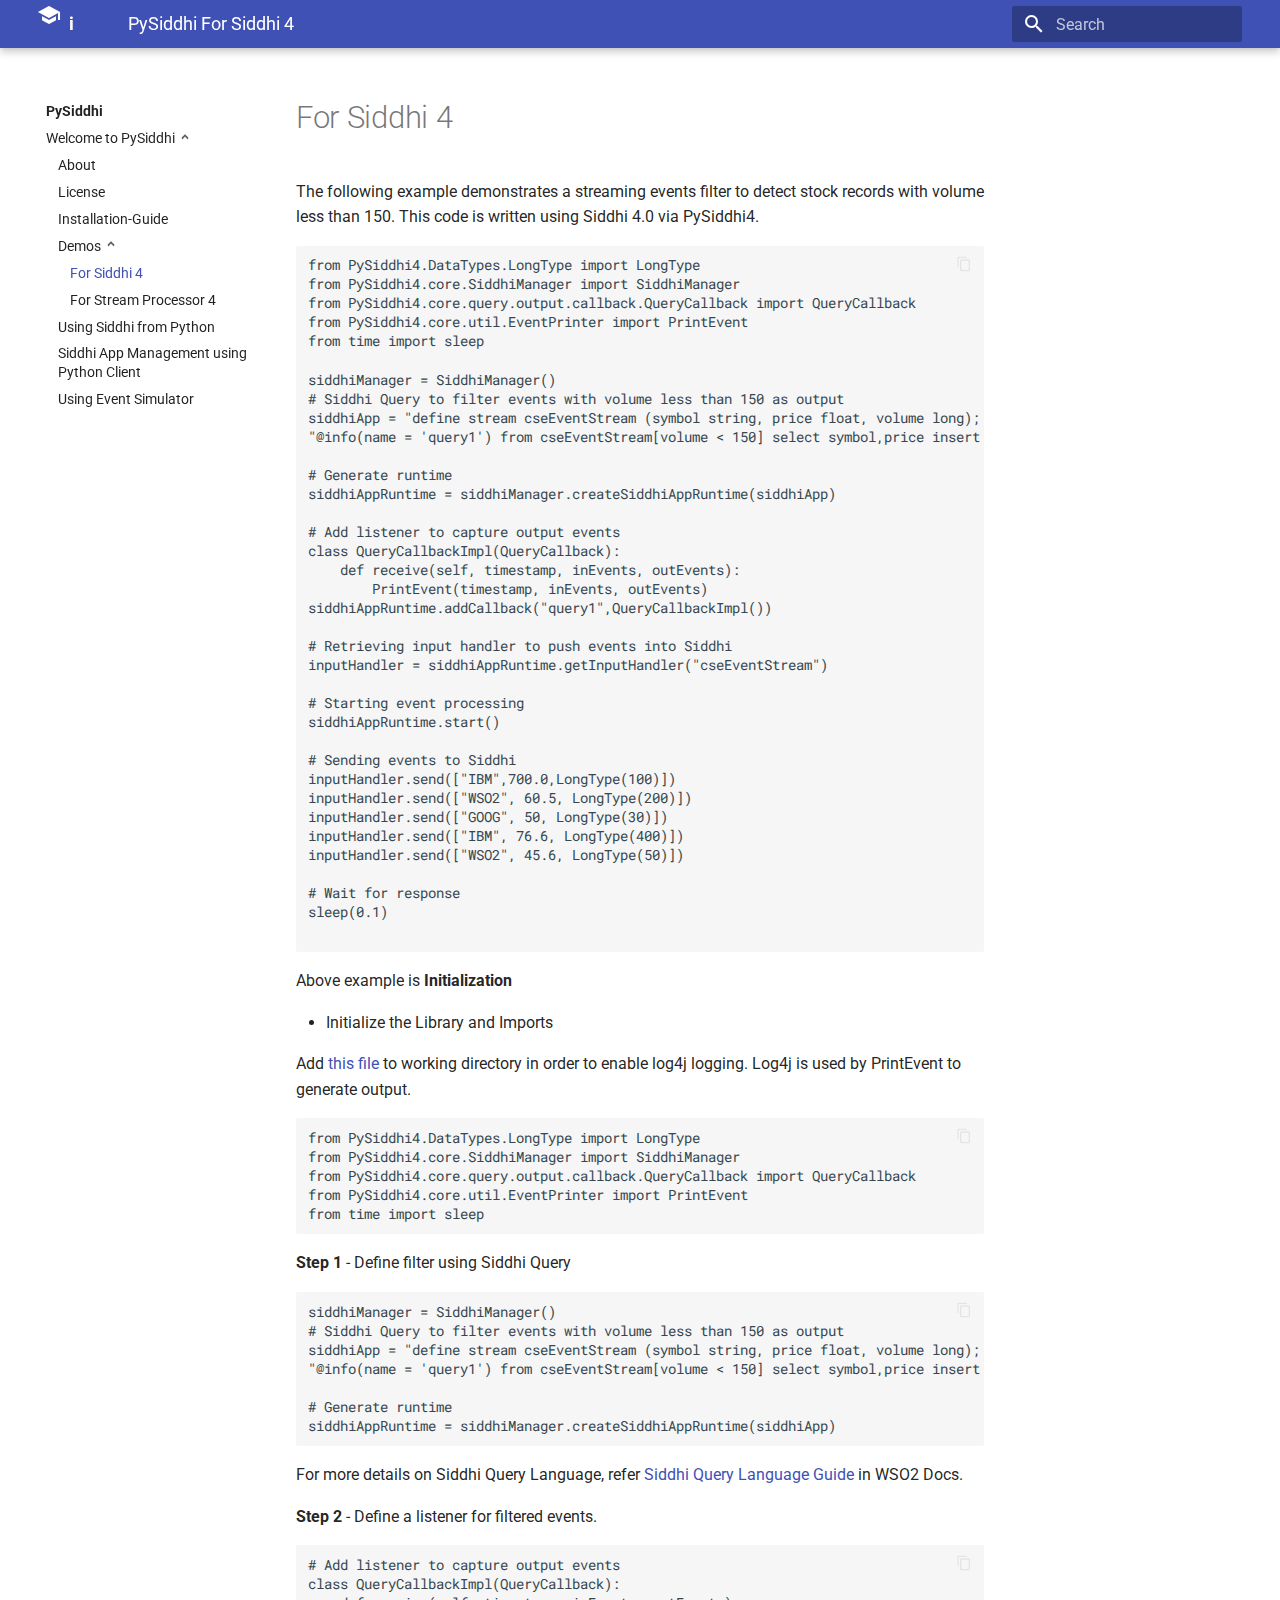
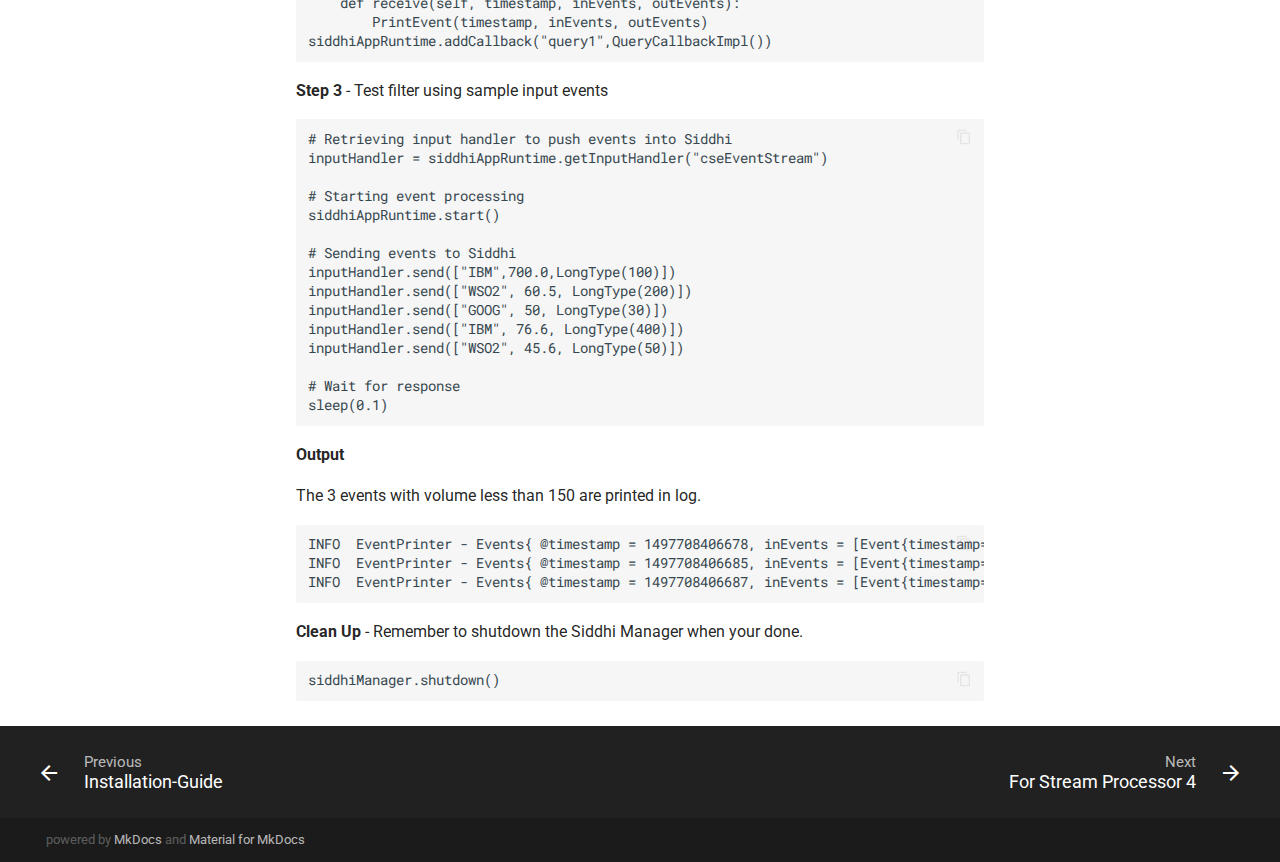
<file: Quick-Demo-(PySiddhi4)/index.html>
<!DOCTYPE html>
<html lang="en" class="no-js">
  <head>
    
      <meta charset="utf-8">
      <meta name="viewport" content="width=device-width,initial-scale=1">
      <meta http-equiv="x-ua-compatible" content="ie=edge">
      
      
      
      
        <meta name="lang:clipboard.copy" content="Copy to clipboard">
      
        <meta name="lang:clipboard.copied" content="Copied to clipboard">
      
        <meta name="lang:search.language" content="en">
      
        <meta name="lang:search.pipeline.stopwords" content="True">
      
        <meta name="lang:search.pipeline.trimmer" content="True">
      
        <meta name="lang:search.result.none" content="No matching documents">
      
        <meta name="lang:search.result.one" content="1 matching document">
      
        <meta name="lang:search.result.other" content="# matching documents">
      
        <meta name="lang:search.tokenizer" content="[\s\-]+">
      
      <link rel="shortcut icon" href="../assets/images/favicon.png">
      <meta name="generator" content="mkdocs-0.17.3, mkdocs-material-2.7.1">
    
    
      
        <title>For Siddhi 4 - PySiddhi</title>
      
    
    
      <link rel="stylesheet" href="../assets/stylesheets/application.78aab2dc.css">
      
    
    
      <script src="../assets/javascripts/modernizr.1aa3b519.js"></script>
    
    
      <link href="https://fonts.gstatic.com" rel="preconnect" crossorigin>
      
        <link rel="stylesheet" href="https://fonts.googleapis.com/css?family=Roboto:300,400,400i,700|Roboto+Mono">
        <style>body,input{font-family:"Roboto","Helvetica Neue",Helvetica,Arial,sans-serif}code,kbd,pre{font-family:"Roboto Mono","Courier New",Courier,monospace}</style>
      
      <link rel="stylesheet" href="https://fonts.googleapis.com/icon?family=Material+Icons">
    
    
      <link rel="stylesheet" href="../stylesheets/extra.css">
    
    
  </head>
  
    <body dir="ltr">
  
    <svg class="md-svg">
      <defs>
        
        
      </defs>
    </svg>
    <input class="md-toggle" data-md-toggle="drawer" type="checkbox" id="drawer" autocomplete="off">
    <input class="md-toggle" data-md-toggle="search" type="checkbox" id="search" autocomplete="off">
    <label class="md-overlay" data-md-component="overlay" for="drawer"></label>
    
    
      <header class="md-header" data-md-component="header">
  <nav class="md-header-nav md-grid">
    <div class="md-flex">
      <div class="md-flex__cell md-flex__cell--shrink">
        <a href=".." title="PySiddhi" class="md-header-nav__button md-logo">
          
            <i class="md-icon"></i>
          
        </a>
      </div>
      <div class="md-flex__cell md-flex__cell--shrink">
        <label class="md-icon md-icon--menu md-header-nav__button" for="drawer"></label>
      </div>
      <div class="md-flex__cell md-flex__cell--stretch">
        <div class="md-flex__ellipsis md-header-nav__title" data-md-component="title">
          
            
              <span class="md-header-nav__topic">
                PySiddhi
              </span>
              <span class="md-header-nav__topic">
                For Siddhi 4
              </span>
            
          
        </div>
      </div>
      <div class="md-flex__cell md-flex__cell--shrink">
        
          
            <label class="md-icon md-icon--search md-header-nav__button" for="search"></label>
            
<div class="md-search" data-md-component="search" role="dialog">
  <label class="md-search__overlay" for="search"></label>
  <div class="md-search__inner" role="search">
    <form class="md-search__form" name="search">
      <input type="text" class="md-search__input" name="query" placeholder="Search" autocapitalize="off" autocorrect="off" autocomplete="off" spellcheck="false" data-md-component="query" data-md-state="active">
      <label class="md-icon md-search__icon" for="search"></label>
      <button type="reset" class="md-icon md-search__icon" data-md-component="reset" tabindex="-1">
        &#xE5CD;
      </button>
    </form>
    <div class="md-search__output">
      <div class="md-search__scrollwrap" data-md-scrollfix>
        <div class="md-search-result" data-md-component="result">
          <div class="md-search-result__meta">
            Type to start searching
          </div>
          <ol class="md-search-result__list"></ol>
        </div>
      </div>
    </div>
  </div>
</div>
          
        
      </div>
      
    </div>
  </nav>
</header>
    
    <div class="md-container">
      
        
      
      
      <main class="md-main">
        <div class="md-main__inner md-grid" data-md-component="container">
          
            
              <div class="md-sidebar md-sidebar--primary" data-md-component="navigation">
                <div class="md-sidebar__scrollwrap">
                  <div class="md-sidebar__inner">
                    <nav class="md-nav md-nav--primary" data-md-level="0">
  <label class="md-nav__title md-nav__title--site" for="drawer">
    <span class="md-nav__button md-logo">
      
        <i class="md-icon"></i>
      
    </span>
    PySiddhi
  </label>
  
  <ul class="md-nav__list" data-md-scrollfix>
    
      
      
      

  


  <li class="md-nav__item md-nav__item--active md-nav__item--nested">
    
      <input class="md-toggle md-nav__toggle" data-md-toggle="nav-1" type="checkbox" id="nav-1" checked>
    
    <label class="md-nav__link" for="nav-1">
      Welcome to PySiddhi
    </label>
    <nav class="md-nav" data-md-component="collapsible" data-md-level="1">
      <label class="md-nav__title" for="nav-1">
        Welcome to PySiddhi
      </label>
      <ul class="md-nav__list" data-md-scrollfix>
        
        
          
          
          


  <li class="md-nav__item">
    <a href=".." title="About" class="md-nav__link">
      About
    </a>
  </li>

        
          
          
          


  <li class="md-nav__item">
    <a href="../license/" title="License" class="md-nav__link">
      License
    </a>
  </li>

        
          
          
          


  <li class="md-nav__item">
    <a href="../Installation-Guide/" title="Installation-Guide" class="md-nav__link">
      Installation-Guide
    </a>
  </li>

        
          
          
          

  


  <li class="md-nav__item md-nav__item--active md-nav__item--nested">
    
      <input class="md-toggle md-nav__toggle" data-md-toggle="nav-1-4" type="checkbox" id="nav-1-4" checked>
    
    <label class="md-nav__link" for="nav-1-4">
      Demos
    </label>
    <nav class="md-nav" data-md-component="collapsible" data-md-level="2">
      <label class="md-nav__title" for="nav-1-4">
        Demos
      </label>
      <ul class="md-nav__list" data-md-scrollfix>
        
        
          
          
          

  


  <li class="md-nav__item md-nav__item--active">
    
    <input class="md-toggle md-nav__toggle" data-md-toggle="toc" type="checkbox" id="toc">
    
    
    <a href="./" title="For Siddhi 4" class="md-nav__link md-nav__link--active">
      For Siddhi 4
    </a>
    
  </li>

        
          
          
          


  <li class="md-nav__item">
    <a href="../Quick-Demo-(SP4)/" title="For Stream Processor 4" class="md-nav__link">
      For Stream Processor 4
    </a>
  </li>

        
      </ul>
    </nav>
  </li>

        
          
          
          


  <li class="md-nav__item">
    <a href="../Using-Siddhi-from-Python/" title="Using Siddhi from Python" class="md-nav__link">
      Using Siddhi from Python
    </a>
  </li>

        
          
          
          


  <li class="md-nav__item">
    <a href="../Siddhi-App-Management-of-WSO2-SP-4/" title="Siddhi App Management using Python Client" class="md-nav__link">
      Siddhi App Management using Python Client
    </a>
  </li>

        
          
          
          


  <li class="md-nav__item">
    <a href="../Event-Simulator-of-SP-4/" title="Using Event Simulator" class="md-nav__link">
      Using Event Simulator
    </a>
  </li>

        
      </ul>
    </nav>
  </li>

    
  </ul>
</nav>
                  </div>
                </div>
              </div>
            
            
          
          <div class="md-content">
            <article class="md-content__inner md-typeset">
              
                
                
                  <h1>For Siddhi 4</h1>
                
                <p>The following example demonstrates a streaming events filter to detect stock records with volume less than 150. This code is written using Siddhi 4.0 via PySiddhi4.</p>
<pre><code class="python">from PySiddhi4.DataTypes.LongType import LongType
from PySiddhi4.core.SiddhiManager import SiddhiManager
from PySiddhi4.core.query.output.callback.QueryCallback import QueryCallback
from PySiddhi4.core.util.EventPrinter import PrintEvent
from time import sleep

siddhiManager = SiddhiManager()
# Siddhi Query to filter events with volume less than 150 as output
siddhiApp = &quot;define stream cseEventStream (symbol string, price float, volume long); &quot; + \
&quot;@info(name = 'query1') from cseEventStream[volume &lt; 150] select symbol,price insert into outputStream;&quot;

# Generate runtime
siddhiAppRuntime = siddhiManager.createSiddhiAppRuntime(siddhiApp)

# Add listener to capture output events
class QueryCallbackImpl(QueryCallback):
    def receive(self, timestamp, inEvents, outEvents):
        PrintEvent(timestamp, inEvents, outEvents)
siddhiAppRuntime.addCallback(&quot;query1&quot;,QueryCallbackImpl())

# Retrieving input handler to push events into Siddhi
inputHandler = siddhiAppRuntime.getInputHandler(&quot;cseEventStream&quot;)

# Starting event processing
siddhiAppRuntime.start()

# Sending events to Siddhi
inputHandler.send([&quot;IBM&quot;,700.0,LongType(100)])
inputHandler.send([&quot;WSO2&quot;, 60.5, LongType(200)])
inputHandler.send([&quot;GOOG&quot;, 50, LongType(30)])
inputHandler.send([&quot;IBM&quot;, 76.6, LongType(400)])
inputHandler.send([&quot;WSO2&quot;, 45.6, LongType(50)])

# Wait for response
sleep(0.1)

</code></pre>

<p>Above example is 
<strong>Initialization</strong> </p>
<ul>
<li>Initialize the Library and Imports</li>
</ul>
<p>Add <a href="https://github.com/wso2/PySiddhi/blob/master/log4j.xml">this file</a> to working directory in order to enable log4j logging. Log4j is used by PrintEvent to generate output.</p>
<pre><code class="python">from PySiddhi4.DataTypes.LongType import LongType
from PySiddhi4.core.SiddhiManager import SiddhiManager
from PySiddhi4.core.query.output.callback.QueryCallback import QueryCallback
from PySiddhi4.core.util.EventPrinter import PrintEvent
from time import sleep
</code></pre>

<p><strong>Step 1</strong> - Define filter using Siddhi Query</p>
<pre><code class="python">siddhiManager = SiddhiManager()
# Siddhi Query to filter events with volume less than 150 as output
siddhiApp = &quot;define stream cseEventStream (symbol string, price float, volume long); &quot; + \
&quot;@info(name = 'query1') from cseEventStream[volume &lt; 150] select symbol,price insert into outputStream;&quot;

# Generate runtime
siddhiAppRuntime = siddhiManager.createSiddhiAppRuntime(siddhiApp)
</code></pre>

<p>For more details on Siddhi Query Language, refer <a href="https://wso2.github.io/siddhi/documentation/siddhi-4.0/">Siddhi Query Language Guide</a> in WSO2 Docs.</p>
<p><strong>Step 2</strong> - Define a listener for filtered events.</p>
<pre><code class="python"># Add listener to capture output events
class QueryCallbackImpl(QueryCallback):
    def receive(self, timestamp, inEvents, outEvents):
        PrintEvent(timestamp, inEvents, outEvents)
siddhiAppRuntime.addCallback(&quot;query1&quot;,QueryCallbackImpl())
</code></pre>

<p><strong>Step 3</strong> - Test filter using sample input events</p>
<pre><code class="python"># Retrieving input handler to push events into Siddhi
inputHandler = siddhiAppRuntime.getInputHandler(&quot;cseEventStream&quot;)

# Starting event processing
siddhiAppRuntime.start()

# Sending events to Siddhi
inputHandler.send([&quot;IBM&quot;,700.0,LongType(100)])
inputHandler.send([&quot;WSO2&quot;, 60.5, LongType(200)])
inputHandler.send([&quot;GOOG&quot;, 50, LongType(30)])
inputHandler.send([&quot;IBM&quot;, 76.6, LongType(400)])
inputHandler.send([&quot;WSO2&quot;, 45.6, LongType(50)])

# Wait for response
sleep(0.1)
</code></pre>

<p><strong>Output</strong></p>
<p>The 3 events with volume less than 150 are printed in log.</p>
<pre><code class="log">INFO  EventPrinter - Events{ @timestamp = 1497708406678, inEvents = [Event{timestamp=1497708406678, id=-1, data=[IBM, 700.0], isExpired=false}], RemoveEvents = null }
INFO  EventPrinter - Events{ @timestamp = 1497708406685, inEvents = [Event{timestamp=1497708406685, id=-1, data=[GOOG, 50], isExpired=false}], RemoveEvents = null }
INFO  EventPrinter - Events{ @timestamp = 1497708406687, inEvents = [Event{timestamp=1497708406687, id=-1, data=[WSO2, 45.6], isExpired=false}], RemoveEvents = null }
</code></pre>

<p><strong>Clean Up</strong> - Remember to shutdown the Siddhi Manager when your done.</p>
<pre><code>siddhiManager.shutdown()
</code></pre>
                
                  
                
              
              
                


              
            </article>
          </div>
        </div>
      </main>
      
        
<footer class="md-footer">
  
    <div class="md-footer-nav">
      <nav class="md-footer-nav__inner md-grid">
        
          <a href="../Installation-Guide/" title="Installation-Guide" class="md-flex md-footer-nav__link md-footer-nav__link--prev" rel="prev">
            <div class="md-flex__cell md-flex__cell--shrink">
              <i class="md-icon md-icon--arrow-back md-footer-nav__button"></i>
            </div>
            <div class="md-flex__cell md-flex__cell--stretch md-footer-nav__title">
              <span class="md-flex__ellipsis">
                <span class="md-footer-nav__direction">
                  Previous
                </span>
                Installation-Guide
              </span>
            </div>
          </a>
        
        
          <a href="../Quick-Demo-(SP4)/" title="For Stream Processor 4" class="md-flex md-footer-nav__link md-footer-nav__link--next" rel="next">
            <div class="md-flex__cell md-flex__cell--stretch md-footer-nav__title">
              <span class="md-flex__ellipsis">
                <span class="md-footer-nav__direction">
                  Next
                </span>
                For Stream Processor 4
              </span>
            </div>
            <div class="md-flex__cell md-flex__cell--shrink">
              <i class="md-icon md-icon--arrow-forward md-footer-nav__button"></i>
            </div>
          </a>
        
      </nav>
    </div>
  
  <div class="md-footer-meta md-typeset">
    <div class="md-footer-meta__inner md-grid">
      <div class="md-footer-copyright">
        
        powered by
        <a href="http://www.mkdocs.org">MkDocs</a>
        and
        <a href="https://squidfunk.github.io/mkdocs-material/">
          Material for MkDocs</a>
      </div>
      
        
      
    </div>
  </div>
</footer>
      
    </div>
    
      <script src="../assets/javascripts/application.8eb9be28.js"></script>
      
      <script>app.initialize({version:"0.17.3",url:{base:".."}})</script>
      
        <script src="../javascripts/extra.js"></script>
      
    
    
      
    
  </body>
</html>
</file>
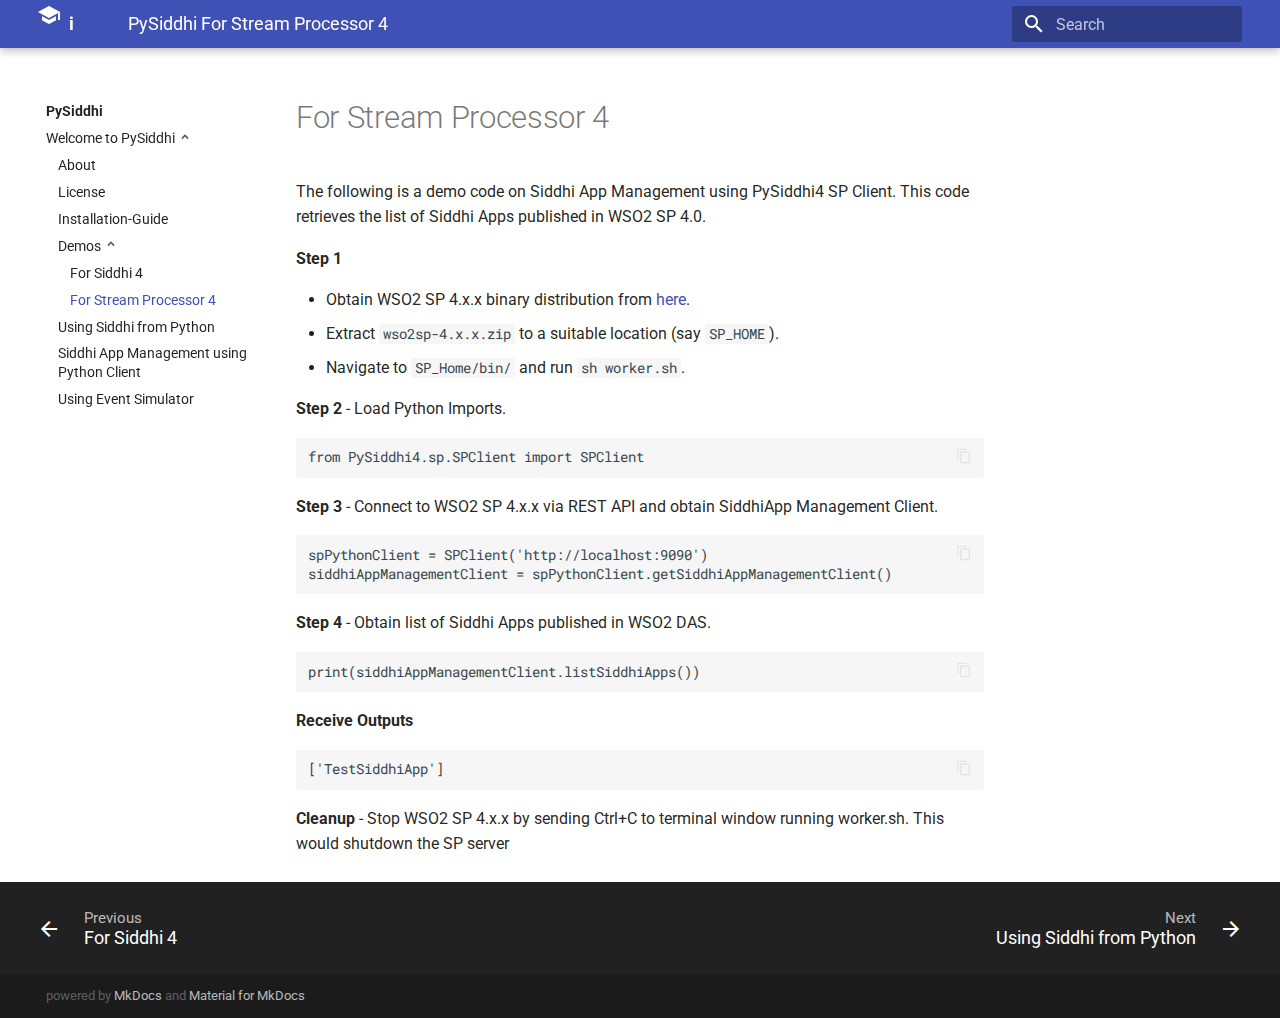
<file: Quick-Demo-(SP4)/index.html>
<!DOCTYPE html>
<html lang="en" class="no-js">
  <head>
    
      <meta charset="utf-8">
      <meta name="viewport" content="width=device-width,initial-scale=1">
      <meta http-equiv="x-ua-compatible" content="ie=edge">
      
      
      
      
        <meta name="lang:clipboard.copy" content="Copy to clipboard">
      
        <meta name="lang:clipboard.copied" content="Copied to clipboard">
      
        <meta name="lang:search.language" content="en">
      
        <meta name="lang:search.pipeline.stopwords" content="True">
      
        <meta name="lang:search.pipeline.trimmer" content="True">
      
        <meta name="lang:search.result.none" content="No matching documents">
      
        <meta name="lang:search.result.one" content="1 matching document">
      
        <meta name="lang:search.result.other" content="# matching documents">
      
        <meta name="lang:search.tokenizer" content="[\s\-]+">
      
      <link rel="shortcut icon" href="../assets/images/favicon.png">
      <meta name="generator" content="mkdocs-0.17.3, mkdocs-material-2.7.1">
    
    
      
        <title>For Stream Processor 4 - PySiddhi</title>
      
    
    
      <link rel="stylesheet" href="../assets/stylesheets/application.78aab2dc.css">
      
    
    
      <script src="../assets/javascripts/modernizr.1aa3b519.js"></script>
    
    
      <link href="https://fonts.gstatic.com" rel="preconnect" crossorigin>
      
        <link rel="stylesheet" href="https://fonts.googleapis.com/css?family=Roboto:300,400,400i,700|Roboto+Mono">
        <style>body,input{font-family:"Roboto","Helvetica Neue",Helvetica,Arial,sans-serif}code,kbd,pre{font-family:"Roboto Mono","Courier New",Courier,monospace}</style>
      
      <link rel="stylesheet" href="https://fonts.googleapis.com/icon?family=Material+Icons">
    
    
      <link rel="stylesheet" href="../stylesheets/extra.css">
    
    
  </head>
  
    <body dir="ltr">
  
    <svg class="md-svg">
      <defs>
        
        
      </defs>
    </svg>
    <input class="md-toggle" data-md-toggle="drawer" type="checkbox" id="drawer" autocomplete="off">
    <input class="md-toggle" data-md-toggle="search" type="checkbox" id="search" autocomplete="off">
    <label class="md-overlay" data-md-component="overlay" for="drawer"></label>
    
    
      <header class="md-header" data-md-component="header">
  <nav class="md-header-nav md-grid">
    <div class="md-flex">
      <div class="md-flex__cell md-flex__cell--shrink">
        <a href=".." title="PySiddhi" class="md-header-nav__button md-logo">
          
            <i class="md-icon"></i>
          
        </a>
      </div>
      <div class="md-flex__cell md-flex__cell--shrink">
        <label class="md-icon md-icon--menu md-header-nav__button" for="drawer"></label>
      </div>
      <div class="md-flex__cell md-flex__cell--stretch">
        <div class="md-flex__ellipsis md-header-nav__title" data-md-component="title">
          
            
              <span class="md-header-nav__topic">
                PySiddhi
              </span>
              <span class="md-header-nav__topic">
                For Stream Processor 4
              </span>
            
          
        </div>
      </div>
      <div class="md-flex__cell md-flex__cell--shrink">
        
          
            <label class="md-icon md-icon--search md-header-nav__button" for="search"></label>
            
<div class="md-search" data-md-component="search" role="dialog">
  <label class="md-search__overlay" for="search"></label>
  <div class="md-search__inner" role="search">
    <form class="md-search__form" name="search">
      <input type="text" class="md-search__input" name="query" placeholder="Search" autocapitalize="off" autocorrect="off" autocomplete="off" spellcheck="false" data-md-component="query" data-md-state="active">
      <label class="md-icon md-search__icon" for="search"></label>
      <button type="reset" class="md-icon md-search__icon" data-md-component="reset" tabindex="-1">
        &#xE5CD;
      </button>
    </form>
    <div class="md-search__output">
      <div class="md-search__scrollwrap" data-md-scrollfix>
        <div class="md-search-result" data-md-component="result">
          <div class="md-search-result__meta">
            Type to start searching
          </div>
          <ol class="md-search-result__list"></ol>
        </div>
      </div>
    </div>
  </div>
</div>
          
        
      </div>
      
    </div>
  </nav>
</header>
    
    <div class="md-container">
      
        
      
      
      <main class="md-main">
        <div class="md-main__inner md-grid" data-md-component="container">
          
            
              <div class="md-sidebar md-sidebar--primary" data-md-component="navigation">
                <div class="md-sidebar__scrollwrap">
                  <div class="md-sidebar__inner">
                    <nav class="md-nav md-nav--primary" data-md-level="0">
  <label class="md-nav__title md-nav__title--site" for="drawer">
    <span class="md-nav__button md-logo">
      
        <i class="md-icon"></i>
      
    </span>
    PySiddhi
  </label>
  
  <ul class="md-nav__list" data-md-scrollfix>
    
      
      
      

  


  <li class="md-nav__item md-nav__item--active md-nav__item--nested">
    
      <input class="md-toggle md-nav__toggle" data-md-toggle="nav-1" type="checkbox" id="nav-1" checked>
    
    <label class="md-nav__link" for="nav-1">
      Welcome to PySiddhi
    </label>
    <nav class="md-nav" data-md-component="collapsible" data-md-level="1">
      <label class="md-nav__title" for="nav-1">
        Welcome to PySiddhi
      </label>
      <ul class="md-nav__list" data-md-scrollfix>
        
        
          
          
          


  <li class="md-nav__item">
    <a href=".." title="About" class="md-nav__link">
      About
    </a>
  </li>

        
          
          
          


  <li class="md-nav__item">
    <a href="../license/" title="License" class="md-nav__link">
      License
    </a>
  </li>

        
          
          
          


  <li class="md-nav__item">
    <a href="../Installation-Guide/" title="Installation-Guide" class="md-nav__link">
      Installation-Guide
    </a>
  </li>

        
          
          
          

  


  <li class="md-nav__item md-nav__item--active md-nav__item--nested">
    
      <input class="md-toggle md-nav__toggle" data-md-toggle="nav-1-4" type="checkbox" id="nav-1-4" checked>
    
    <label class="md-nav__link" for="nav-1-4">
      Demos
    </label>
    <nav class="md-nav" data-md-component="collapsible" data-md-level="2">
      <label class="md-nav__title" for="nav-1-4">
        Demos
      </label>
      <ul class="md-nav__list" data-md-scrollfix>
        
        
          
          
          


  <li class="md-nav__item">
    <a href="../Quick-Demo-(PySiddhi4)/" title="For Siddhi 4" class="md-nav__link">
      For Siddhi 4
    </a>
  </li>

        
          
          
          

  


  <li class="md-nav__item md-nav__item--active">
    
    <input class="md-toggle md-nav__toggle" data-md-toggle="toc" type="checkbox" id="toc">
    
    
    <a href="./" title="For Stream Processor 4" class="md-nav__link md-nav__link--active">
      For Stream Processor 4
    </a>
    
  </li>

        
      </ul>
    </nav>
  </li>

        
          
          
          


  <li class="md-nav__item">
    <a href="../Using-Siddhi-from-Python/" title="Using Siddhi from Python" class="md-nav__link">
      Using Siddhi from Python
    </a>
  </li>

        
          
          
          


  <li class="md-nav__item">
    <a href="../Siddhi-App-Management-of-WSO2-SP-4/" title="Siddhi App Management using Python Client" class="md-nav__link">
      Siddhi App Management using Python Client
    </a>
  </li>

        
          
          
          


  <li class="md-nav__item">
    <a href="../Event-Simulator-of-SP-4/" title="Using Event Simulator" class="md-nav__link">
      Using Event Simulator
    </a>
  </li>

        
      </ul>
    </nav>
  </li>

    
  </ul>
</nav>
                  </div>
                </div>
              </div>
            
            
          
          <div class="md-content">
            <article class="md-content__inner md-typeset">
              
                
                
                  <h1>For Stream Processor 4</h1>
                
                <p>The following is a demo code on Siddhi App Management using PySiddhi4 SP Client. This code retrieves the list of Siddhi Apps published in WSO2 SP 4.0.</p>
<p><strong>Step 1</strong> </p>
<ul>
<li>Obtain WSO2 SP 4.x.x binary distribution from <a href="https://github.com/wso2/product-sp/releases/">here</a>.</li>
<li>Extract <code>wso2sp-4.x.x.zip</code> to a suitable location (say <code>SP_HOME</code>).</li>
<li>Navigate to <code>SP_Home/bin/</code> and run <code>sh worker.sh</code>.</li>
</ul>
<p><strong>Step 2</strong> - Load Python Imports.</p>
<pre><code class="python">from PySiddhi4.sp.SPClient import SPClient
</code></pre>

<p><strong>Step 3</strong> - Connect to WSO2 SP 4.x.x via REST API and obtain SiddhiApp Management Client.</p>
<pre><code class="python">spPythonClient = SPClient('http://localhost:9090')
siddhiAppManagementClient = spPythonClient.getSiddhiAppManagementClient()
</code></pre>

<p><strong>Step 4</strong> - Obtain list of Siddhi Apps published in WSO2 DAS.</p>
<pre><code class="python">print(siddhiAppManagementClient.listSiddhiApps())
</code></pre>

<p><strong>Receive Outputs</strong></p>
<pre><code class="log">['TestSiddhiApp']
</code></pre>

<p><strong>Cleanup</strong> - Stop WSO2 SP 4.x.x by sending Ctrl+C to terminal window running worker.sh. This would shutdown the SP server</p>
                
                  
                
              
              
                


              
            </article>
          </div>
        </div>
      </main>
      
        
<footer class="md-footer">
  
    <div class="md-footer-nav">
      <nav class="md-footer-nav__inner md-grid">
        
          <a href="../Quick-Demo-(PySiddhi4)/" title="For Siddhi 4" class="md-flex md-footer-nav__link md-footer-nav__link--prev" rel="prev">
            <div class="md-flex__cell md-flex__cell--shrink">
              <i class="md-icon md-icon--arrow-back md-footer-nav__button"></i>
            </div>
            <div class="md-flex__cell md-flex__cell--stretch md-footer-nav__title">
              <span class="md-flex__ellipsis">
                <span class="md-footer-nav__direction">
                  Previous
                </span>
                For Siddhi 4
              </span>
            </div>
          </a>
        
        
          <a href="../Using-Siddhi-from-Python/" title="Using Siddhi from Python" class="md-flex md-footer-nav__link md-footer-nav__link--next" rel="next">
            <div class="md-flex__cell md-flex__cell--stretch md-footer-nav__title">
              <span class="md-flex__ellipsis">
                <span class="md-footer-nav__direction">
                  Next
                </span>
                Using Siddhi from Python
              </span>
            </div>
            <div class="md-flex__cell md-flex__cell--shrink">
              <i class="md-icon md-icon--arrow-forward md-footer-nav__button"></i>
            </div>
          </a>
        
      </nav>
    </div>
  
  <div class="md-footer-meta md-typeset">
    <div class="md-footer-meta__inner md-grid">
      <div class="md-footer-copyright">
        
        powered by
        <a href="http://www.mkdocs.org">MkDocs</a>
        and
        <a href="https://squidfunk.github.io/mkdocs-material/">
          Material for MkDocs</a>
      </div>
      
        
      
    </div>
  </div>
</footer>
      
    </div>
    
      <script src="../assets/javascripts/application.8eb9be28.js"></script>
      
      <script>app.initialize({version:"0.17.3",url:{base:".."}})</script>
      
        <script src="../javascripts/extra.js"></script>
      
    
    
      
    
  </body>
</html>
</file>
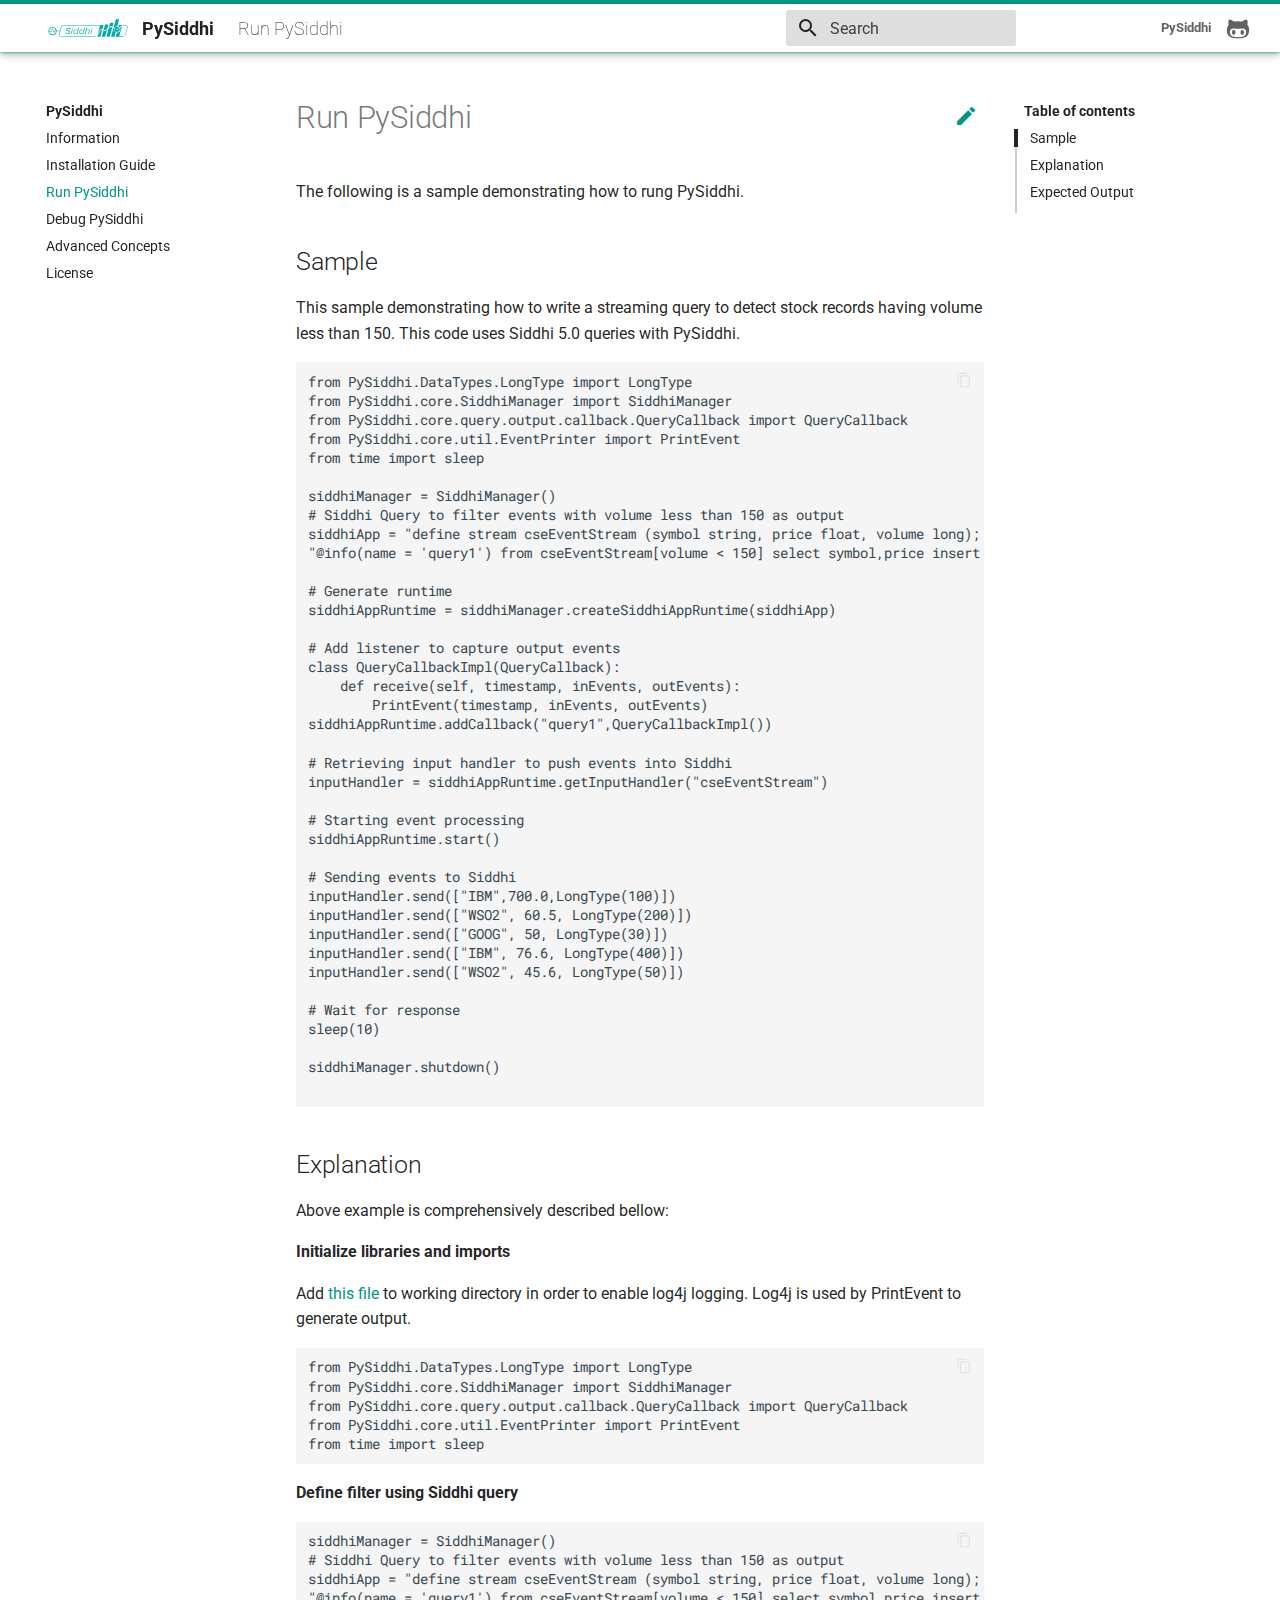
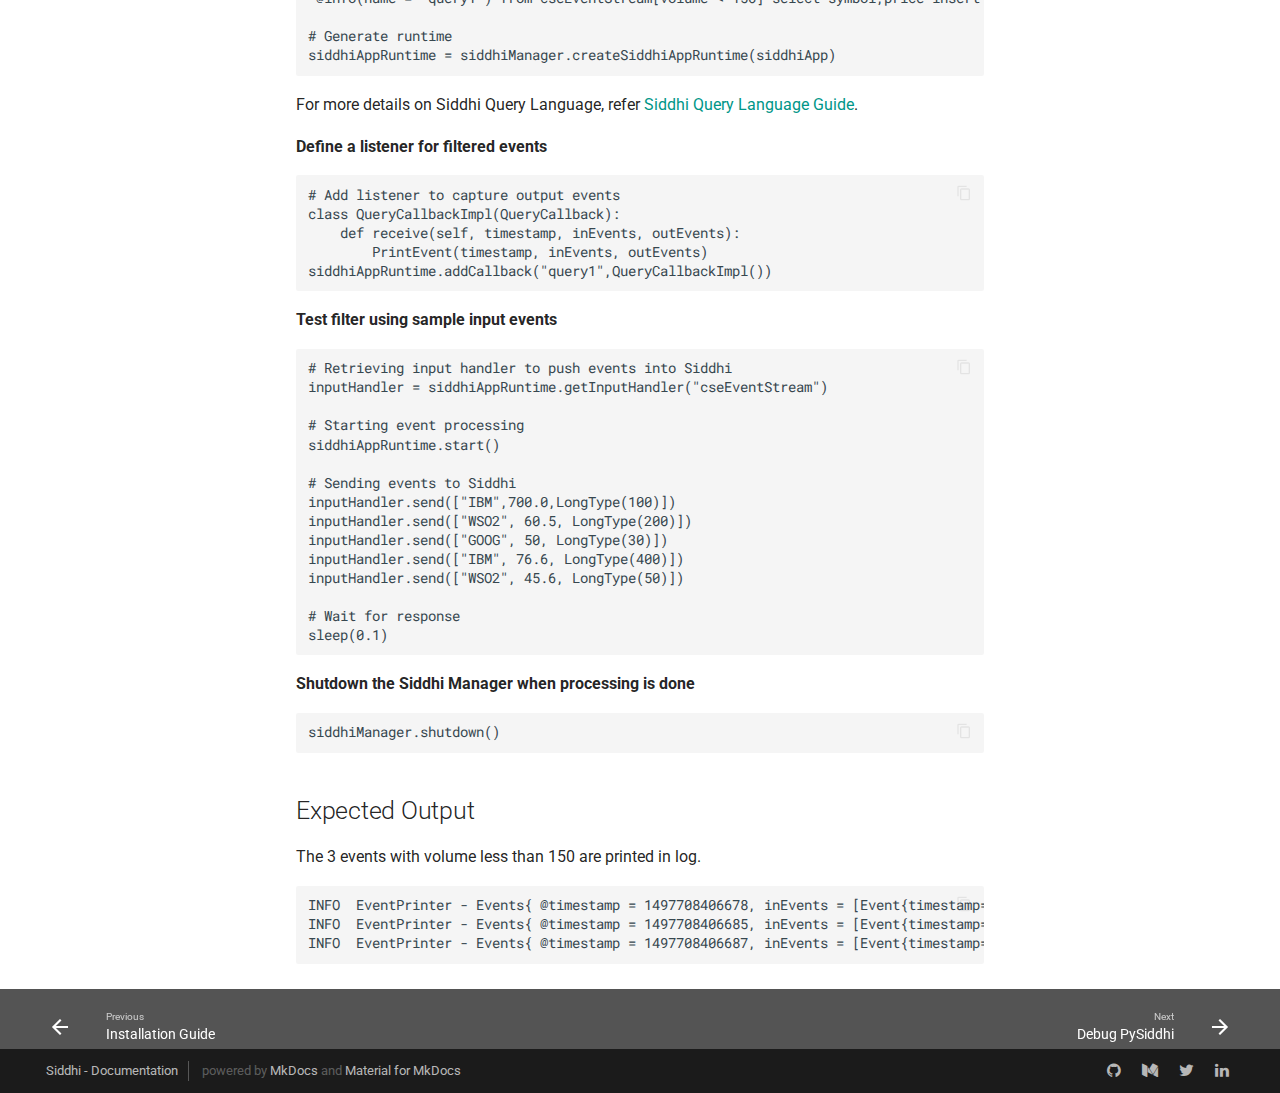
<file: Run-PySiddhi/index.html>
<!doctype html>
<html lang="en" class="no-js">
  <head>
    
      <meta charset="utf-8">
      <meta name="viewport" content="width=device-width,initial-scale=1">
      <meta http-equiv="x-ua-compatible" content="ie=edge">
      
        <meta name="description" content="Python Stream Processing and Complex Event Processing Engine">
      
      
      
      
        <meta name="lang:clipboard.copy" content="Copy to clipboard">
      
        <meta name="lang:clipboard.copied" content="Copied to clipboard">
      
        <meta name="lang:search.language" content="en">
      
        <meta name="lang:search.pipeline.stopwords" content="True">
      
        <meta name="lang:search.pipeline.trimmer" content="True">
      
        <meta name="lang:search.result.none" content="No matching documents">
      
        <meta name="lang:search.result.one" content="1 matching document">
      
        <meta name="lang:search.result.other" content="# matching documents">
      
        <meta name="lang:search.tokenizer" content="[\s\-]+">
      
      <link rel="shortcut icon" href="../images/favicon.ico">
      <meta name="generator" content="mkdocs-1.0.4, mkdocs-material-4.4.0">
    
    
      
        <title>Run PySiddhi - PySiddhi</title>
      
    
    
      <link rel="stylesheet" href="../assets/stylesheets/application.0284f74d.css">
      
        <link rel="stylesheet" href="../assets/stylesheets/application-palette.01803549.css">
      
      
        
        
        <meta name="theme-color" content="#009688">
      
    
    
      <script src="../assets/javascripts/modernizr.74668098.js"></script>
    
    
      
        <link href="https://fonts.gstatic.com" rel="preconnect" crossorigin>
        <link rel="stylesheet" href="https://fonts.googleapis.com/css?family=Roboto:300,400,400i,700|Roboto+Mono&display=fallback">
        <style>body,input{font-family:"Roboto","Helvetica Neue",Helvetica,Arial,sans-serif}code,kbd,pre{font-family:"Roboto Mono","Courier New",Courier,monospace}</style>
      
    
    <link rel="stylesheet" href="../assets/fonts/material-icons.css">
    
    
      <link rel="stylesheet" href="../assets/stylesheets/extra.css">
    
    
      
        
<script>
  window.ga = window.ga || function() {
    (ga.q = ga.q || []).push(arguments)
  }
  ga.l = +new Date
  /* Setup integration and send page view */
  ga("create", "UA-103065-28", "auto")
  ga("set", "anonymizeIp", true)
  ga("send", "pageview")
  /* Register handler to log search on blur */
  document.addEventListener("DOMContentLoaded", () => {
    if (document.forms.search) {
      var query = document.forms.search.query
      query.addEventListener("blur", function() {
        if (this.value) {
          var path = document.location.pathname;
          ga("send", "pageview", path + "?q=" + this.value)
        }
      })
    }
  })
</script>
<script async src="https://www.google-analytics.com/analytics.js"></script>
      
    
    
  </head>
  
    
    
    <body dir="ltr" data-md-color-primary="teal" data-md-color-accent="teal">
  
    <svg class="md-svg">
      <defs>
        
        
          <svg xmlns="http://www.w3.org/2000/svg" width="416" height="448" viewBox="0 0 416 448" id="__github"><path fill="currentColor" d="M160 304q0 10-3.125 20.5t-10.75 19T128 352t-18.125-8.5-10.75-19T96 304t3.125-20.5 10.75-19T128 256t18.125 8.5 10.75 19T160 304zm160 0q0 10-3.125 20.5t-10.75 19T288 352t-18.125-8.5-10.75-19T256 304t3.125-20.5 10.75-19T288 256t18.125 8.5 10.75 19T320 304zm40 0q0-30-17.25-51T296 232q-10.25 0-48.75 5.25Q229.5 240 208 240t-39.25-2.75Q130.75 232 120 232q-29.5 0-46.75 21T56 304q0 22 8 38.375t20.25 25.75 30.5 15 35 7.375 37.25 1.75h42q20.5 0 37.25-1.75t35-7.375 30.5-15 20.25-25.75T360 304zm56-44q0 51.75-15.25 82.75-9.5 19.25-26.375 33.25t-35.25 21.5-42.5 11.875-42.875 5.5T212 416q-19.5 0-35.5-.75t-36.875-3.125-38.125-7.5-34.25-12.875T37 371.5t-21.5-28.75Q0 312 0 260q0-59.25 34-99-6.75-20.5-6.75-42.5 0-29 12.75-54.5 27 0 47.5 9.875t47.25 30.875Q171.5 96 212 96q37 0 70 8 26.25-20.5 46.75-30.25T376 64q12.75 25.5 12.75 54.5 0 21.75-6.75 42 34 40 34 99.5z"/></svg>
        
      </defs>
    </svg>
    <input class="md-toggle" data-md-toggle="drawer" type="checkbox" id="__drawer" autocomplete="off">
    <input class="md-toggle" data-md-toggle="search" type="checkbox" id="__search" autocomplete="off">
    <label class="md-overlay" data-md-component="overlay" for="__drawer"></label>
    
      <a href="#run-pysiddhi" tabindex="1" class="md-skip">
        Skip to content
      </a>
    
    
      <header class="md-header" data-md-component="header">
  <nav class="md-header-nav md-grid">
    <div class="md-flex">
      <div class="md-flex__cell md-flex__cell--shrink">
        <a href=".." title="PySiddhi" class="md-header-nav__button md-logo">
          
            <img src="../images/siddhi-logo.svg" width="24" height="24">
          
        </a>
      </div>
      <div class="md-flex__cell md-flex__cell--shrink">
        <label class="md-icon md-icon--menu md-header-nav__button" for="__drawer"></label>
      </div>
      <div class="md-flex__cell md-flex__cell--stretch">
        <div class="md-flex__ellipsis md-header-nav__title" data-md-component="title">
          
            <span class="md-header-nav__topic">
              PySiddhi
            </span>
            <span class="md-header-nav__topic">
              
                Run PySiddhi
              
            </span>
          
        </div>
      </div>
      <div class="md-flex__cell md-flex__cell--shrink">
        
          <label class="md-icon md-icon--search md-header-nav__button" for="__search"></label>
          
<div class="md-search" data-md-component="search" role="dialog">
  <label class="md-search__overlay" for="__search"></label>
  <div class="md-search__inner" role="search">
    <form class="md-search__form" name="search">
      <input type="text" class="md-search__input" name="query" placeholder="Search" autocapitalize="off" autocorrect="off" autocomplete="off" spellcheck="false" data-md-component="query" data-md-state="active">
      <label class="md-icon md-search__icon" for="__search"></label>
      <button type="reset" class="md-icon md-search__icon" data-md-component="reset" tabindex="-1">
        &#xE5CD;
      </button>
    </form>
    <div class="md-search__output">
      <div class="md-search__scrollwrap" data-md-scrollfix>
        <div class="md-search-result" data-md-component="result">
          <div class="md-search-result__meta">
            Type to start searching
          </div>
          <ol class="md-search-result__list"></ol>
        </div>
      </div>
    </div>
  </div>
</div>
        
      </div>
      
        <div class="md-flex__cell md-flex__cell--shrink">
          <div class="md-header-nav__source">
            


  

<a href="https://github.com/siddhi-io/PySiddhi/" title="Go to repository" class="md-source" data-md-source="github">
  
    <div class="md-source__icon">
      <svg viewBox="0 0 24 24" width="24" height="24">
        <use xlink:href="#__github" width="24" height="24"></use>
      </svg>
    </div>
  
  <div class="md-source__repository">
    PySiddhi
  </div>
</a>
          </div>
        </div>
      
    </div>
  </nav>
</header>
    
    <div class="md-container">
      
        
      
      
      <main class="md-main">
        <div class="md-main__inner md-grid" data-md-component="container">
          
            
              <div class="md-sidebar md-sidebar--primary" data-md-component="navigation">
                <div class="md-sidebar__scrollwrap">
                  <div class="md-sidebar__inner">
                    <nav class="md-nav md-nav--primary" data-md-level="0">
  <label class="md-nav__title md-nav__title--site" for="__drawer">
    <a href=".." title="PySiddhi" class="md-nav__button md-logo">
      
        <img src="../images/siddhi-logo.svg" width="48" height="48">
      
    </a>
    PySiddhi
  </label>
  
    <div class="md-nav__source">
      


  

<a href="https://github.com/siddhi-io/PySiddhi/" title="Go to repository" class="md-source" data-md-source="github">
  
    <div class="md-source__icon">
      <svg viewBox="0 0 24 24" width="24" height="24">
        <use xlink:href="#__github" width="24" height="24"></use>
      </svg>
    </div>
  
  <div class="md-source__repository">
    PySiddhi
  </div>
</a>
    </div>
  
  <ul class="md-nav__list" data-md-scrollfix>
    
      
      
      


  <li class="md-nav__item">
    <a href=".." title="Information" class="md-nav__link">
      Information
    </a>
  </li>

    
      
      
      


  <li class="md-nav__item">
    <a href="../Installation-Guide/" title="Installation Guide" class="md-nav__link">
      Installation Guide
    </a>
  </li>

    
      
      
      

  


  <li class="md-nav__item md-nav__item--active">
    
    <input class="md-toggle md-nav__toggle" data-md-toggle="toc" type="checkbox" id="__toc">
    
      
    
    
      <label class="md-nav__link md-nav__link--active" for="__toc">
        Run PySiddhi
      </label>
    
    <a href="./" title="Run PySiddhi" class="md-nav__link md-nav__link--active">
      Run PySiddhi
    </a>
    
      
<nav class="md-nav md-nav--secondary">
  
  
    
  
  
    <label class="md-nav__title" for="__toc">Table of contents</label>
    <ul class="md-nav__list" data-md-scrollfix>
      
        <li class="md-nav__item">
  <a href="#sample" title="Sample" class="md-nav__link">
    Sample
  </a>
  
</li>
      
        <li class="md-nav__item">
  <a href="#explanation" title="Explanation" class="md-nav__link">
    Explanation
  </a>
  
</li>
      
        <li class="md-nav__item">
  <a href="#expected-output" title="Expected Output" class="md-nav__link">
    Expected Output
  </a>
  
</li>
      
      
      
      
      
    </ul>
  
</nav>
    
  </li>

    
      
      
      


  <li class="md-nav__item">
    <a href="../Debugging-Siddhi-Queries/" title="Debug PySiddhi" class="md-nav__link">
      Debug PySiddhi
    </a>
  </li>

    
      
      
      


  <li class="md-nav__item">
    <a href="../Using-Siddhi-from-Python/" title="Advanced Concepts" class="md-nav__link">
      Advanced Concepts
    </a>
  </li>

    
      
      
      


  <li class="md-nav__item">
    <a href="../license/" title="License" class="md-nav__link">
      License
    </a>
  </li>

    
  </ul>
</nav>
                  </div>
                </div>
              </div>
            
            
              <div class="md-sidebar md-sidebar--secondary" data-md-component="toc">
                <div class="md-sidebar__scrollwrap">
                  <div class="md-sidebar__inner">
                    
<nav class="md-nav md-nav--secondary">
  
  
    
  
  
    <label class="md-nav__title" for="__toc">Table of contents</label>
    <ul class="md-nav__list" data-md-scrollfix>
      
        <li class="md-nav__item">
  <a href="#sample" title="Sample" class="md-nav__link">
    Sample
  </a>
  
</li>
      
        <li class="md-nav__item">
  <a href="#explanation" title="Explanation" class="md-nav__link">
    Explanation
  </a>
  
</li>
      
        <li class="md-nav__item">
  <a href="#expected-output" title="Expected Output" class="md-nav__link">
    Expected Output
  </a>
  
</li>
      
      
      
      
      
    </ul>
  
</nav>
                  </div>
                </div>
              </div>
            
          
          <div class="md-content">
            <article class="md-content__inner md-typeset">
              
                
                  <a href="https://github.com/siddhi-io/PySiddhi/blob/master/Run-PySiddhi.md" title="Edit this page" class="md-icon md-content__icon">&#xE3C9;</a>
                
                
                <h1 id="run-pysiddhi">Run PySiddhi</h1>
<p>The following is a sample demonstrating how to rung PySiddhi. </p>
<h2 id="sample">Sample</h2>
<p>This sample demonstrating how to write a streaming query to detect stock records having volume less than 150. 
This code uses Siddhi 5.0 queries with PySiddhi.</p>
<pre><code class="python">from PySiddhi.DataTypes.LongType import LongType
from PySiddhi.core.SiddhiManager import SiddhiManager
from PySiddhi.core.query.output.callback.QueryCallback import QueryCallback
from PySiddhi.core.util.EventPrinter import PrintEvent
from time import sleep

siddhiManager = SiddhiManager()
# Siddhi Query to filter events with volume less than 150 as output
siddhiApp = &quot;define stream cseEventStream (symbol string, price float, volume long); &quot; + \
&quot;@info(name = 'query1') from cseEventStream[volume &lt; 150] select symbol,price insert into outputStream;&quot;

# Generate runtime
siddhiAppRuntime = siddhiManager.createSiddhiAppRuntime(siddhiApp)

# Add listener to capture output events
class QueryCallbackImpl(QueryCallback):
    def receive(self, timestamp, inEvents, outEvents):
        PrintEvent(timestamp, inEvents, outEvents)
siddhiAppRuntime.addCallback(&quot;query1&quot;,QueryCallbackImpl())

# Retrieving input handler to push events into Siddhi
inputHandler = siddhiAppRuntime.getInputHandler(&quot;cseEventStream&quot;)

# Starting event processing
siddhiAppRuntime.start()

# Sending events to Siddhi
inputHandler.send([&quot;IBM&quot;,700.0,LongType(100)])
inputHandler.send([&quot;WSO2&quot;, 60.5, LongType(200)])
inputHandler.send([&quot;GOOG&quot;, 50, LongType(30)])
inputHandler.send([&quot;IBM&quot;, 76.6, LongType(400)])
inputHandler.send([&quot;WSO2&quot;, 45.6, LongType(50)])

# Wait for response
sleep(10)

siddhiManager.shutdown()

</code></pre>

<h2 id="explanation">Explanation</h2>
<p>Above example is comprehensively described bellow:</p>
<p><strong>Initialize libraries and imports</strong></p>
<p>Add <a href="https://github.com/siddhi-io/PySiddhi/blob/master/log4j.xml">this file</a> to working directory in order to enable log4j 
logging. Log4j is used by PrintEvent to generate output.</p>
<pre><code class="python">from PySiddhi.DataTypes.LongType import LongType
from PySiddhi.core.SiddhiManager import SiddhiManager
from PySiddhi.core.query.output.callback.QueryCallback import QueryCallback
from PySiddhi.core.util.EventPrinter import PrintEvent
from time import sleep
</code></pre>

<p><strong>Define filter using Siddhi query</strong></p>
<pre><code class="python">siddhiManager = SiddhiManager()
# Siddhi Query to filter events with volume less than 150 as output
siddhiApp = &quot;define stream cseEventStream (symbol string, price float, volume long); &quot; + \
&quot;@info(name = 'query1') from cseEventStream[volume &lt; 150] select symbol,price insert into outputStream;&quot;

# Generate runtime
siddhiAppRuntime = siddhiManager.createSiddhiAppRuntime(siddhiApp)
</code></pre>

<p>For more details on Siddhi Query Language, refer <a href="https://siddhi-io.github.io/siddhi/documentation/siddhi-4.0/">Siddhi Query Language Guide</a>.</p>
<p><strong>Define a listener for filtered events</strong></p>
<pre><code class="python"># Add listener to capture output events
class QueryCallbackImpl(QueryCallback):
    def receive(self, timestamp, inEvents, outEvents):
        PrintEvent(timestamp, inEvents, outEvents)
siddhiAppRuntime.addCallback(&quot;query1&quot;,QueryCallbackImpl())
</code></pre>

<p><strong>Test filter using sample input events</strong></p>
<pre><code class="python"># Retrieving input handler to push events into Siddhi
inputHandler = siddhiAppRuntime.getInputHandler(&quot;cseEventStream&quot;)

# Starting event processing
siddhiAppRuntime.start()

# Sending events to Siddhi
inputHandler.send([&quot;IBM&quot;,700.0,LongType(100)])
inputHandler.send([&quot;WSO2&quot;, 60.5, LongType(200)])
inputHandler.send([&quot;GOOG&quot;, 50, LongType(30)])
inputHandler.send([&quot;IBM&quot;, 76.6, LongType(400)])
inputHandler.send([&quot;WSO2&quot;, 45.6, LongType(50)])

# Wait for response
sleep(0.1)
</code></pre>

<p><strong>Shutdown the Siddhi Manager when processing is done</strong></p>
<pre><code>siddhiManager.shutdown()
</code></pre>

<h2 id="expected-output">Expected Output</h2>
<p>The 3 events with volume less than 150 are printed in log.</p>
<pre><code class="log">INFO  EventPrinter - Events{ @timestamp = 1497708406678, inEvents = [Event{timestamp=1497708406678, id=-1, data=[IBM, 700.0], isExpired=false}], RemoveEvents = null }
INFO  EventPrinter - Events{ @timestamp = 1497708406685, inEvents = [Event{timestamp=1497708406685, id=-1, data=[GOOG, 50], isExpired=false}], RemoveEvents = null }
INFO  EventPrinter - Events{ @timestamp = 1497708406687, inEvents = [Event{timestamp=1497708406687, id=-1, data=[WSO2, 45.6], isExpired=false}], RemoveEvents = null }
</code></pre>
                
                  
                
              
              
                


              
            </article>
          </div>
        </div>
      </main>
      
        
<footer class="md-footer">
  
    <div class="md-footer-nav">
      <nav class="md-footer-nav__inner md-grid">
        
          <a href="../Installation-Guide/" title="Installation Guide" class="md-flex md-footer-nav__link md-footer-nav__link--prev" rel="prev">
            <div class="md-flex__cell md-flex__cell--shrink">
              <i class="md-icon md-icon--arrow-back md-footer-nav__button"></i>
            </div>
            <div class="md-flex__cell md-flex__cell--stretch md-footer-nav__title">
              <span class="md-flex__ellipsis">
                <span class="md-footer-nav__direction">
                  Previous
                </span>
                Installation Guide
              </span>
            </div>
          </a>
        
        
          <a href="../Debugging-Siddhi-Queries/" title="Debug PySiddhi" class="md-flex md-footer-nav__link md-footer-nav__link--next" rel="next">
            <div class="md-flex__cell md-flex__cell--stretch md-footer-nav__title">
              <span class="md-flex__ellipsis">
                <span class="md-footer-nav__direction">
                  Next
                </span>
                Debug PySiddhi
              </span>
            </div>
            <div class="md-flex__cell md-flex__cell--shrink">
              <i class="md-icon md-icon--arrow-forward md-footer-nav__button"></i>
            </div>
          </a>
        
      </nav>
    </div>
  
  <div class="md-footer-meta md-typeset">
    <div class="md-footer-meta__inner md-grid">
      <div class="md-footer-copyright">
        
          <div class="md-footer-copyright__highlight">
            Siddhi - Documentation
          </div>
        
        powered by
        <a href="https://www.mkdocs.org">MkDocs</a>
        and
        <a href="https://squidfunk.github.io/mkdocs-material/">
          Material for MkDocs</a>
      </div>
      
  <div class="md-footer-social">
    <link rel="stylesheet" href="../assets/fonts/font-awesome.css">
    
      <a href="https://github.com/siddhi-io/siddhi" class="md-footer-social__link fa fa-github"></a>
    
      <a href="https://medium.com/siddhi-io" class="md-footer-social__link fa fa-medium"></a>
    
      <a href="https://twitter.com/siddhi_io" class="md-footer-social__link fa fa-twitter"></a>
    
      <a href="https://www.linkedin.com/groups/13553064" class="md-footer-social__link fa fa-linkedin"></a>
    
  </div>

    </div>
  </div>
</footer>
      
    </div>
    
      <script src="../assets/javascripts/application.245445c6.js"></script>
      
      <script>app.initialize({version:"1.0.4",url:{base:".."}})</script>
      
        <script src="../assets/javascripts/extra.js"></script>
      
    
  </body>
</html>
</file>
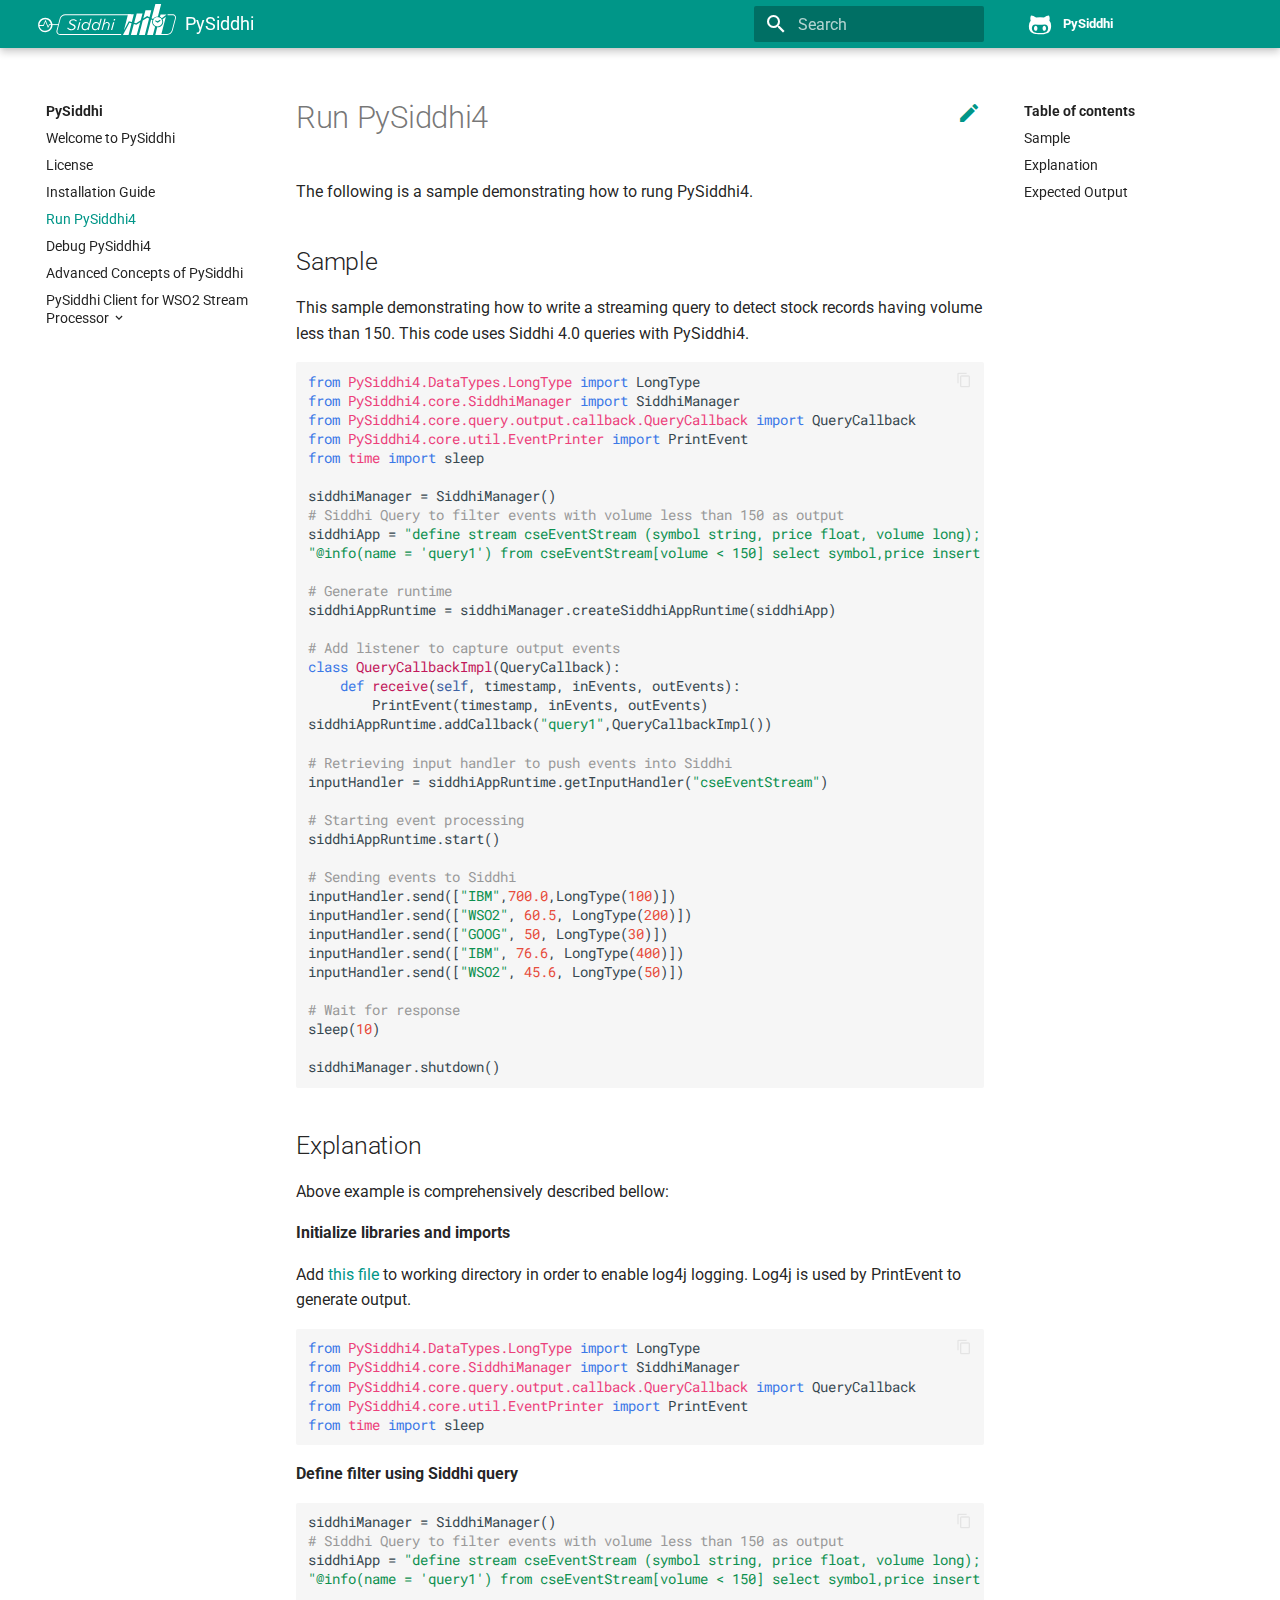
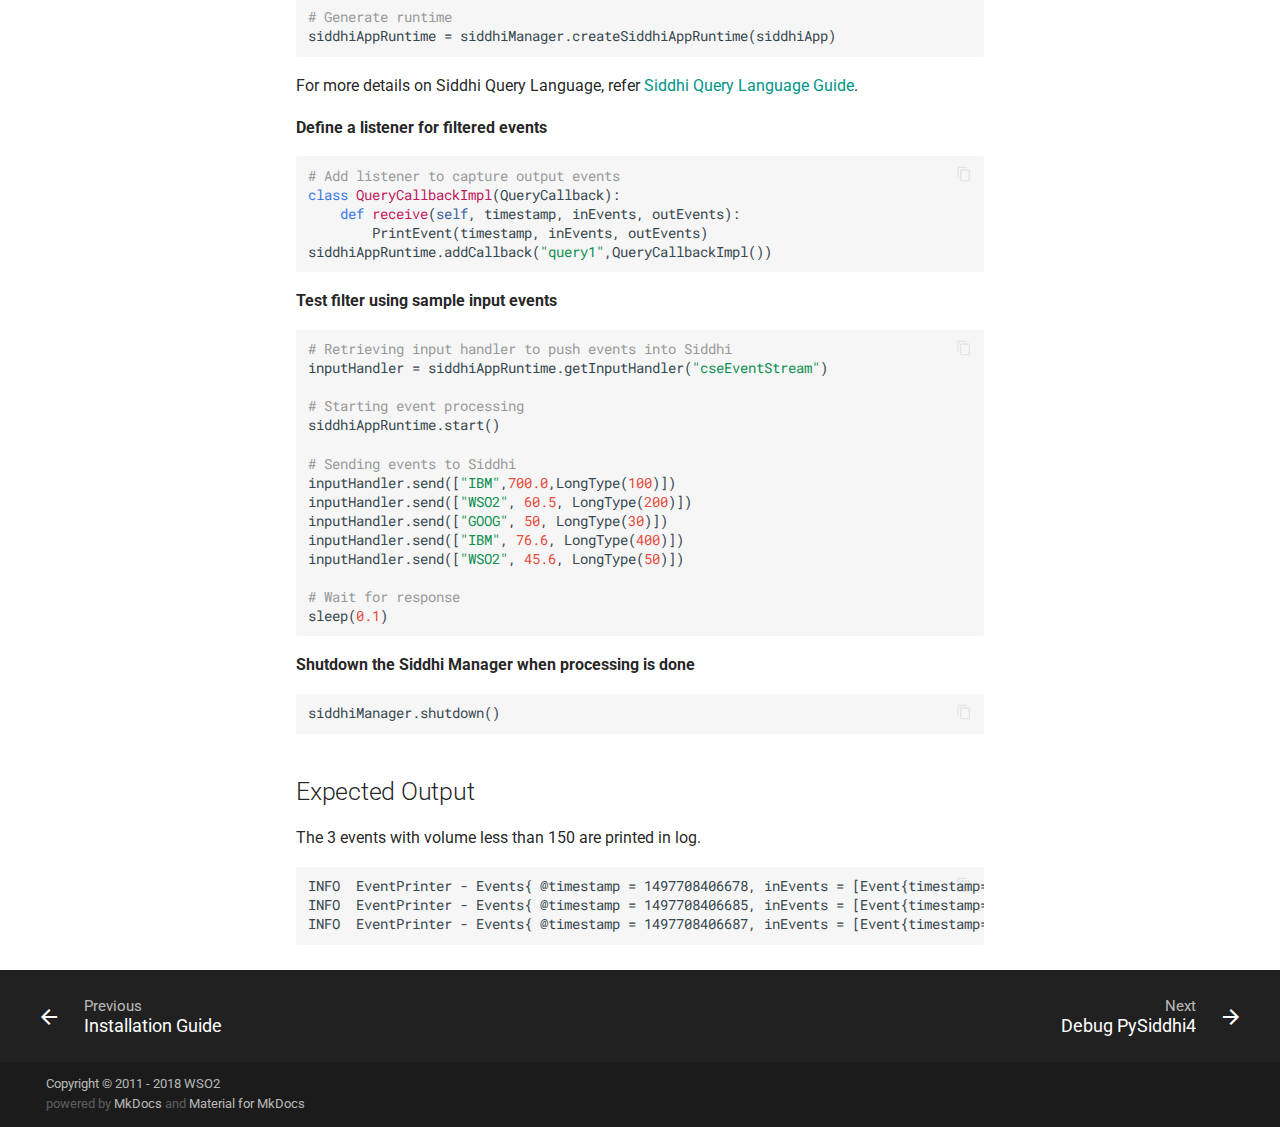
<file: Run-PySiddhi4/index.html>
<!DOCTYPE html>
<html lang="en" class="no-js">
  <head>
    
      <meta charset="utf-8">
      <meta name="viewport" content="width=device-width,initial-scale=1">
      <meta http-equiv="x-ua-compatible" content="ie=edge">
      
        <meta name="description" content="Python Stream Processing and Complex Event Processing Engine">
      
      
        <link rel="canonical" href="https://wso2.github.io/PySiddhi/Run-PySiddhi4/">
      
      
        <meta name="author" content="WSO2">
      
      
        <meta name="lang:clipboard.copy" content="Copy to clipboard">
      
        <meta name="lang:clipboard.copied" content="Copied to clipboard">
      
        <meta name="lang:search.language" content="en">
      
        <meta name="lang:search.pipeline.stopwords" content="True">
      
        <meta name="lang:search.pipeline.trimmer" content="True">
      
        <meta name="lang:search.result.none" content="No matching documents">
      
        <meta name="lang:search.result.one" content="1 matching document">
      
        <meta name="lang:search.result.other" content="# matching documents">
      
        <meta name="lang:search.tokenizer" content="[\s\-]+">
      
      <link rel="shortcut icon" href="../images/favicon.ico">
      <meta name="generator" content="mkdocs-0.17.3, mkdocs-material-2.7.3">
    
    
      
        <title>Run PySiddhi4 - PySiddhi</title>
      
    
    
      <link rel="stylesheet" href="../assets/stylesheets/application.8d40d89b.css">
      
        <link rel="stylesheet" href="../assets/stylesheets/application-palette.6079476c.css">
      
    
    
      <script src="../assets/javascripts/modernizr.1aa3b519.js"></script>
    
    
      <link href="https://fonts.gstatic.com" rel="preconnect" crossorigin>
      
        <link rel="stylesheet" href="https://fonts.googleapis.com/css?family=Roboto:300,400,400i,700|Roboto+Mono">
        <style>body,input{font-family:"Roboto","Helvetica Neue",Helvetica,Arial,sans-serif}code,kbd,pre{font-family:"Roboto Mono","Courier New",Courier,monospace}</style>
      
      <link rel="stylesheet" href="https://fonts.googleapis.com/icon?family=Material+Icons">
    
    
      <link rel="stylesheet" href="../stylesheets/extra.css">
    
    
  </head>
  
    
    
    <body dir="ltr" data-md-color-primary="teal" data-md-color-accent="teal">
  
    <svg class="md-svg">
      <defs>
        
        
          <svg xmlns="http://www.w3.org/2000/svg" width="416" height="448"
    viewBox="0 0 416 448" id="github">
  <path fill="currentColor" d="M160 304q0 10-3.125 20.5t-10.75 19-18.125
        8.5-18.125-8.5-10.75-19-3.125-20.5 3.125-20.5 10.75-19 18.125-8.5
        18.125 8.5 10.75 19 3.125 20.5zM320 304q0 10-3.125 20.5t-10.75
        19-18.125 8.5-18.125-8.5-10.75-19-3.125-20.5 3.125-20.5 10.75-19
        18.125-8.5 18.125 8.5 10.75 19 3.125 20.5zM360
        304q0-30-17.25-51t-46.75-21q-10.25 0-48.75 5.25-17.75 2.75-39.25
        2.75t-39.25-2.75q-38-5.25-48.75-5.25-29.5 0-46.75 21t-17.25 51q0 22 8
        38.375t20.25 25.75 30.5 15 35 7.375 37.25 1.75h42q20.5 0
        37.25-1.75t35-7.375 30.5-15 20.25-25.75 8-38.375zM416 260q0 51.75-15.25
        82.75-9.5 19.25-26.375 33.25t-35.25 21.5-42.5 11.875-42.875 5.5-41.75
        1.125q-19.5 0-35.5-0.75t-36.875-3.125-38.125-7.5-34.25-12.875-30.25-20.25-21.5-28.75q-15.5-30.75-15.5-82.75
        0-59.25 34-99-6.75-20.5-6.75-42.5 0-29 12.75-54.5 27 0 47.5 9.875t47.25
        30.875q36.75-8.75 77.25-8.75 37 0 70 8 26.25-20.5
        46.75-30.25t47.25-9.75q12.75 25.5 12.75 54.5 0 21.75-6.75 42 34 40 34
        99.5z" />
</svg>
        
      </defs>
    </svg>
    <input class="md-toggle" data-md-toggle="drawer" type="checkbox" id="drawer" autocomplete="off">
    <input class="md-toggle" data-md-toggle="search" type="checkbox" id="search" autocomplete="off">
    <label class="md-overlay" data-md-component="overlay" for="drawer"></label>
    
      <a href="#run-pysiddhi4" tabindex="1" class="md-skip">
        Skip to content
      </a>
    
    
      <header class="md-header" data-md-component="header">
  <nav class="md-header-nav md-grid">
    <div class="md-flex">
      <div class="md-flex__cell md-flex__cell--shrink">
        <a href="https://wso2.github.io/PySiddhi/" title="PySiddhi" class="md-header-nav__button md-logo">
          
            <img src="../images/siddhi-logo-w.svg" width="24" height="24">
          
        </a>
      </div>
      <div class="md-flex__cell md-flex__cell--shrink">
        <label class="md-icon md-icon--menu md-header-nav__button" for="drawer"></label>
      </div>
      <div class="md-flex__cell md-flex__cell--stretch">
        <div class="md-flex__ellipsis md-header-nav__title" data-md-component="title">
          
            
              <span class="md-header-nav__topic">
                PySiddhi
              </span>
              <span class="md-header-nav__topic">
                Run PySiddhi4
              </span>
            
          
        </div>
      </div>
      <div class="md-flex__cell md-flex__cell--shrink">
        
          
            <label class="md-icon md-icon--search md-header-nav__button" for="search"></label>
            
<div class="md-search" data-md-component="search" role="dialog">
  <label class="md-search__overlay" for="search"></label>
  <div class="md-search__inner" role="search">
    <form class="md-search__form" name="search">
      <input type="text" class="md-search__input" name="query" placeholder="Search" autocapitalize="off" autocorrect="off" autocomplete="off" spellcheck="false" data-md-component="query" data-md-state="active">
      <label class="md-icon md-search__icon" for="search"></label>
      <button type="reset" class="md-icon md-search__icon" data-md-component="reset" tabindex="-1">
        &#xE5CD;
      </button>
    </form>
    <div class="md-search__output">
      <div class="md-search__scrollwrap" data-md-scrollfix>
        <div class="md-search-result" data-md-component="result">
          <div class="md-search-result__meta">
            Type to start searching
          </div>
          <ol class="md-search-result__list"></ol>
        </div>
      </div>
    </div>
  </div>
</div>
          
        
      </div>
      
        <div class="md-flex__cell md-flex__cell--shrink">
          <div class="md-header-nav__source">
            


  


  <a href="https://github.com/wso2/PySiddhi/" title="Go to repository" class="md-source" data-md-source="github">
    
      <div class="md-source__icon">
        <svg viewBox="0 0 24 24" width="24" height="24">
          <use xlink:href="#github" width="24" height="24"></use>
        </svg>
      </div>
    
    <div class="md-source__repository">
      PySiddhi
    </div>
  </a>

          </div>
        </div>
      
    </div>
  </nav>
</header>
    
    <div class="md-container">
      
        
      
      
      <main class="md-main">
        <div class="md-main__inner md-grid" data-md-component="container">
          
            
              <div class="md-sidebar md-sidebar--primary" data-md-component="navigation">
                <div class="md-sidebar__scrollwrap">
                  <div class="md-sidebar__inner">
                    <nav class="md-nav md-nav--primary" data-md-level="0">
  <label class="md-nav__title md-nav__title--site" for="drawer">
    <span class="md-nav__button md-logo">
      
        <img src="../images/siddhi-logo-w.svg" width="48" height="48">
      
    </span>
    PySiddhi
  </label>
  
    <div class="md-nav__source">
      


  


  <a href="https://github.com/wso2/PySiddhi/" title="Go to repository" class="md-source" data-md-source="github">
    
      <div class="md-source__icon">
        <svg viewBox="0 0 24 24" width="24" height="24">
          <use xlink:href="#github" width="24" height="24"></use>
        </svg>
      </div>
    
    <div class="md-source__repository">
      PySiddhi
    </div>
  </a>

    </div>
  
  <ul class="md-nav__list" data-md-scrollfix>
    
      
      
      


  <li class="md-nav__item">
    <a href=".." title="Welcome to PySiddhi" class="md-nav__link">
      Welcome to PySiddhi
    </a>
  </li>

    
      
      
      


  <li class="md-nav__item">
    <a href="../license/" title="License" class="md-nav__link">
      License
    </a>
  </li>

    
      
      
      


  <li class="md-nav__item">
    <a href="../Installation-Guide/" title="Installation Guide" class="md-nav__link">
      Installation Guide
    </a>
  </li>

    
      
      
      

  


  <li class="md-nav__item md-nav__item--active">
    
    <input class="md-toggle md-nav__toggle" data-md-toggle="toc" type="checkbox" id="toc">
    
      
    
    
      <label class="md-nav__link md-nav__link--active" for="toc">
        Run PySiddhi4
      </label>
    
    <a href="./" title="Run PySiddhi4" class="md-nav__link md-nav__link--active">
      Run PySiddhi4
    </a>
    
      
<nav class="md-nav md-nav--secondary">
  
  
    
  
  
    <label class="md-nav__title" for="toc">Table of contents</label>
    <ul class="md-nav__list" data-md-scrollfix>
      
        <li class="md-nav__item">
  <a href="#sample" title="Sample" class="md-nav__link">
    Sample
  </a>
  
</li>
      
        <li class="md-nav__item">
  <a href="#explanation" title="Explanation" class="md-nav__link">
    Explanation
  </a>
  
</li>
      
        <li class="md-nav__item">
  <a href="#expected-output" title="Expected Output" class="md-nav__link">
    Expected Output
  </a>
  
</li>
      
      
      
      
      
    </ul>
  
</nav>
    
  </li>

    
      
      
      


  <li class="md-nav__item">
    <a href="../Debugging-Siddhi-Queries/" title="Debug PySiddhi4" class="md-nav__link">
      Debug PySiddhi4
    </a>
  </li>

    
      
      
      


  <li class="md-nav__item">
    <a href="../Using-Siddhi-from-Python/" title="Advanced Concepts of PySiddhi" class="md-nav__link">
      Advanced Concepts of PySiddhi
    </a>
  </li>

    
      
      
      


  <li class="md-nav__item md-nav__item--nested">
    
      <input class="md-toggle md-nav__toggle" data-md-toggle="nav-7" type="checkbox" id="nav-7">
    
    <label class="md-nav__link" for="nav-7">
      PySiddhi Client for WSO2 Stream Processor
    </label>
    <nav class="md-nav" data-md-component="collapsible" data-md-level="1">
      <label class="md-nav__title" for="nav-7">
        PySiddhi Client for WSO2 Stream Processor
      </label>
      <ul class="md-nav__list" data-md-scrollfix>
        
        
          
          
          


  <li class="md-nav__item">
    <a href="../Quick-Demo-(SP4)/" title="Run PySiddhi Client" class="md-nav__link">
      Run PySiddhi Client
    </a>
  </li>

        
          
          
          


  <li class="md-nav__item">
    <a href="../Siddhi-App-Management-of-WSO2-SP-4/" title="Client APIs to Manage Siddhi App" class="md-nav__link">
      Client APIs to Manage Siddhi App
    </a>
  </li>

        
          
          
          


  <li class="md-nav__item">
    <a href="../Event-Simulator-of-SP-4/" title="Client APIs to Simulate Events" class="md-nav__link">
      Client APIs to Simulate Events
    </a>
  </li>

        
      </ul>
    </nav>
  </li>

    
  </ul>
</nav>
                  </div>
                </div>
              </div>
            
            
              <div class="md-sidebar md-sidebar--secondary" data-md-component="toc">
                <div class="md-sidebar__scrollwrap">
                  <div class="md-sidebar__inner">
                    
<nav class="md-nav md-nav--secondary">
  
  
    
  
  
    <label class="md-nav__title" for="toc">Table of contents</label>
    <ul class="md-nav__list" data-md-scrollfix>
      
        <li class="md-nav__item">
  <a href="#sample" title="Sample" class="md-nav__link">
    Sample
  </a>
  
</li>
      
        <li class="md-nav__item">
  <a href="#explanation" title="Explanation" class="md-nav__link">
    Explanation
  </a>
  
</li>
      
        <li class="md-nav__item">
  <a href="#expected-output" title="Expected Output" class="md-nav__link">
    Expected Output
  </a>
  
</li>
      
      
      
      
      
    </ul>
  
</nav>
                  </div>
                </div>
              </div>
            
          
          <div class="md-content">
            <article class="md-content__inner md-typeset">
              
                
                  <a href="https://github.com/wso2/PySiddhi/edit/master/docs/Run-PySiddhi4.md" title="Edit this page" class="md-icon md-content__icon">&#xE3C9;</a>
                
                
                <h1 id="run-pysiddhi4">Run PySiddhi4<a class="headerlink" href="#run-pysiddhi4" title="Permanent link">&para;</a></h1>
<p>The following is a sample demonstrating how to rung PySiddhi4. </p>
<h2 id="sample">Sample<a class="headerlink" href="#sample" title="Permanent link">&para;</a></h2>
<p>This sample demonstrating how to write a streaming query to detect stock records having volume less than 150. 
This code uses Siddhi 4.0 queries with PySiddhi4.</p>
<div class="codehilite"><pre><span></span><span class="kn">from</span> <span class="nn">PySiddhi4.DataTypes.LongType</span> <span class="kn">import</span> <span class="n">LongType</span>
<span class="kn">from</span> <span class="nn">PySiddhi4.core.SiddhiManager</span> <span class="kn">import</span> <span class="n">SiddhiManager</span>
<span class="kn">from</span> <span class="nn">PySiddhi4.core.query.output.callback.QueryCallback</span> <span class="kn">import</span> <span class="n">QueryCallback</span>
<span class="kn">from</span> <span class="nn">PySiddhi4.core.util.EventPrinter</span> <span class="kn">import</span> <span class="n">PrintEvent</span>
<span class="kn">from</span> <span class="nn">time</span> <span class="kn">import</span> <span class="n">sleep</span>

<span class="n">siddhiManager</span> <span class="o">=</span> <span class="n">SiddhiManager</span><span class="p">()</span>
<span class="c1"># Siddhi Query to filter events with volume less than 150 as output</span>
<span class="n">siddhiApp</span> <span class="o">=</span> <span class="s2">&quot;define stream cseEventStream (symbol string, price float, volume long); &quot;</span> <span class="o">+</span> \
<span class="s2">&quot;@info(name = &#39;query1&#39;) from cseEventStream[volume &lt; 150] select symbol,price insert into outputStream;&quot;</span>

<span class="c1"># Generate runtime</span>
<span class="n">siddhiAppRuntime</span> <span class="o">=</span> <span class="n">siddhiManager</span><span class="o">.</span><span class="n">createSiddhiAppRuntime</span><span class="p">(</span><span class="n">siddhiApp</span><span class="p">)</span>

<span class="c1"># Add listener to capture output events</span>
<span class="k">class</span> <span class="nc">QueryCallbackImpl</span><span class="p">(</span><span class="n">QueryCallback</span><span class="p">):</span>
    <span class="k">def</span> <span class="nf">receive</span><span class="p">(</span><span class="bp">self</span><span class="p">,</span> <span class="n">timestamp</span><span class="p">,</span> <span class="n">inEvents</span><span class="p">,</span> <span class="n">outEvents</span><span class="p">):</span>
        <span class="n">PrintEvent</span><span class="p">(</span><span class="n">timestamp</span><span class="p">,</span> <span class="n">inEvents</span><span class="p">,</span> <span class="n">outEvents</span><span class="p">)</span>
<span class="n">siddhiAppRuntime</span><span class="o">.</span><span class="n">addCallback</span><span class="p">(</span><span class="s2">&quot;query1&quot;</span><span class="p">,</span><span class="n">QueryCallbackImpl</span><span class="p">())</span>

<span class="c1"># Retrieving input handler to push events into Siddhi</span>
<span class="n">inputHandler</span> <span class="o">=</span> <span class="n">siddhiAppRuntime</span><span class="o">.</span><span class="n">getInputHandler</span><span class="p">(</span><span class="s2">&quot;cseEventStream&quot;</span><span class="p">)</span>

<span class="c1"># Starting event processing</span>
<span class="n">siddhiAppRuntime</span><span class="o">.</span><span class="n">start</span><span class="p">()</span>

<span class="c1"># Sending events to Siddhi</span>
<span class="n">inputHandler</span><span class="o">.</span><span class="n">send</span><span class="p">([</span><span class="s2">&quot;IBM&quot;</span><span class="p">,</span><span class="mf">700.0</span><span class="p">,</span><span class="n">LongType</span><span class="p">(</span><span class="mi">100</span><span class="p">)])</span>
<span class="n">inputHandler</span><span class="o">.</span><span class="n">send</span><span class="p">([</span><span class="s2">&quot;WSO2&quot;</span><span class="p">,</span> <span class="mf">60.5</span><span class="p">,</span> <span class="n">LongType</span><span class="p">(</span><span class="mi">200</span><span class="p">)])</span>
<span class="n">inputHandler</span><span class="o">.</span><span class="n">send</span><span class="p">([</span><span class="s2">&quot;GOOG&quot;</span><span class="p">,</span> <span class="mi">50</span><span class="p">,</span> <span class="n">LongType</span><span class="p">(</span><span class="mi">30</span><span class="p">)])</span>
<span class="n">inputHandler</span><span class="o">.</span><span class="n">send</span><span class="p">([</span><span class="s2">&quot;IBM&quot;</span><span class="p">,</span> <span class="mf">76.6</span><span class="p">,</span> <span class="n">LongType</span><span class="p">(</span><span class="mi">400</span><span class="p">)])</span>
<span class="n">inputHandler</span><span class="o">.</span><span class="n">send</span><span class="p">([</span><span class="s2">&quot;WSO2&quot;</span><span class="p">,</span> <span class="mf">45.6</span><span class="p">,</span> <span class="n">LongType</span><span class="p">(</span><span class="mi">50</span><span class="p">)])</span>

<span class="c1"># Wait for response</span>
<span class="n">sleep</span><span class="p">(</span><span class="mi">10</span><span class="p">)</span>

<span class="n">siddhiManager</span><span class="o">.</span><span class="n">shutdown</span><span class="p">()</span>
</pre></div>


<h2 id="explanation">Explanation<a class="headerlink" href="#explanation" title="Permanent link">&para;</a></h2>
<p>Above example is comprehensively described bellow:</p>
<p><strong>Initialize libraries and imports</strong></p>
<p>Add <a href="https://github.com/wso2/PySiddhi/blob/master/log4j.xml">this file</a> to working directory in order to enable log4j 
logging. Log4j is used by PrintEvent to generate output.</p>
<div class="codehilite"><pre><span></span><span class="kn">from</span> <span class="nn">PySiddhi4.DataTypes.LongType</span> <span class="kn">import</span> <span class="n">LongType</span>
<span class="kn">from</span> <span class="nn">PySiddhi4.core.SiddhiManager</span> <span class="kn">import</span> <span class="n">SiddhiManager</span>
<span class="kn">from</span> <span class="nn">PySiddhi4.core.query.output.callback.QueryCallback</span> <span class="kn">import</span> <span class="n">QueryCallback</span>
<span class="kn">from</span> <span class="nn">PySiddhi4.core.util.EventPrinter</span> <span class="kn">import</span> <span class="n">PrintEvent</span>
<span class="kn">from</span> <span class="nn">time</span> <span class="kn">import</span> <span class="n">sleep</span>
</pre></div>


<p><strong>Define filter using Siddhi query</strong></p>
<div class="codehilite"><pre><span></span><span class="n">siddhiManager</span> <span class="o">=</span> <span class="n">SiddhiManager</span><span class="p">()</span>
<span class="c1"># Siddhi Query to filter events with volume less than 150 as output</span>
<span class="n">siddhiApp</span> <span class="o">=</span> <span class="s2">&quot;define stream cseEventStream (symbol string, price float, volume long); &quot;</span> <span class="o">+</span> \
<span class="s2">&quot;@info(name = &#39;query1&#39;) from cseEventStream[volume &lt; 150] select symbol,price insert into outputStream;&quot;</span>

<span class="c1"># Generate runtime</span>
<span class="n">siddhiAppRuntime</span> <span class="o">=</span> <span class="n">siddhiManager</span><span class="o">.</span><span class="n">createSiddhiAppRuntime</span><span class="p">(</span><span class="n">siddhiApp</span><span class="p">)</span>
</pre></div>


<p>For more details on Siddhi Query Language, refer <a href="https://wso2.github.io/siddhi/documentation/siddhi-4.0/">Siddhi Query Language Guide</a>.</p>
<p><strong>Define a listener for filtered events</strong></p>
<div class="codehilite"><pre><span></span><span class="c1"># Add listener to capture output events</span>
<span class="k">class</span> <span class="nc">QueryCallbackImpl</span><span class="p">(</span><span class="n">QueryCallback</span><span class="p">):</span>
    <span class="k">def</span> <span class="nf">receive</span><span class="p">(</span><span class="bp">self</span><span class="p">,</span> <span class="n">timestamp</span><span class="p">,</span> <span class="n">inEvents</span><span class="p">,</span> <span class="n">outEvents</span><span class="p">):</span>
        <span class="n">PrintEvent</span><span class="p">(</span><span class="n">timestamp</span><span class="p">,</span> <span class="n">inEvents</span><span class="p">,</span> <span class="n">outEvents</span><span class="p">)</span>
<span class="n">siddhiAppRuntime</span><span class="o">.</span><span class="n">addCallback</span><span class="p">(</span><span class="s2">&quot;query1&quot;</span><span class="p">,</span><span class="n">QueryCallbackImpl</span><span class="p">())</span>
</pre></div>


<p><strong>Test filter using sample input events</strong></p>
<div class="codehilite"><pre><span></span><span class="c1"># Retrieving input handler to push events into Siddhi</span>
<span class="n">inputHandler</span> <span class="o">=</span> <span class="n">siddhiAppRuntime</span><span class="o">.</span><span class="n">getInputHandler</span><span class="p">(</span><span class="s2">&quot;cseEventStream&quot;</span><span class="p">)</span>

<span class="c1"># Starting event processing</span>
<span class="n">siddhiAppRuntime</span><span class="o">.</span><span class="n">start</span><span class="p">()</span>

<span class="c1"># Sending events to Siddhi</span>
<span class="n">inputHandler</span><span class="o">.</span><span class="n">send</span><span class="p">([</span><span class="s2">&quot;IBM&quot;</span><span class="p">,</span><span class="mf">700.0</span><span class="p">,</span><span class="n">LongType</span><span class="p">(</span><span class="mi">100</span><span class="p">)])</span>
<span class="n">inputHandler</span><span class="o">.</span><span class="n">send</span><span class="p">([</span><span class="s2">&quot;WSO2&quot;</span><span class="p">,</span> <span class="mf">60.5</span><span class="p">,</span> <span class="n">LongType</span><span class="p">(</span><span class="mi">200</span><span class="p">)])</span>
<span class="n">inputHandler</span><span class="o">.</span><span class="n">send</span><span class="p">([</span><span class="s2">&quot;GOOG&quot;</span><span class="p">,</span> <span class="mi">50</span><span class="p">,</span> <span class="n">LongType</span><span class="p">(</span><span class="mi">30</span><span class="p">)])</span>
<span class="n">inputHandler</span><span class="o">.</span><span class="n">send</span><span class="p">([</span><span class="s2">&quot;IBM&quot;</span><span class="p">,</span> <span class="mf">76.6</span><span class="p">,</span> <span class="n">LongType</span><span class="p">(</span><span class="mi">400</span><span class="p">)])</span>
<span class="n">inputHandler</span><span class="o">.</span><span class="n">send</span><span class="p">([</span><span class="s2">&quot;WSO2&quot;</span><span class="p">,</span> <span class="mf">45.6</span><span class="p">,</span> <span class="n">LongType</span><span class="p">(</span><span class="mi">50</span><span class="p">)])</span>

<span class="c1"># Wait for response</span>
<span class="n">sleep</span><span class="p">(</span><span class="mf">0.1</span><span class="p">)</span>
</pre></div>


<p><strong>Shutdown the Siddhi Manager when processing is done</strong></p>
<div class="codehilite"><pre><span></span>siddhiManager.shutdown()
</pre></div>


<h2 id="expected-output">Expected Output<a class="headerlink" href="#expected-output" title="Permanent link">&para;</a></h2>
<p>The 3 events with volume less than 150 are printed in log.</p>
<div class="codehilite"><pre><span></span>INFO  EventPrinter - Events{ @timestamp = 1497708406678, inEvents = [Event{timestamp=1497708406678, id=-1, data=[IBM, 700.0], isExpired=false}], RemoveEvents = null }
INFO  EventPrinter - Events{ @timestamp = 1497708406685, inEvents = [Event{timestamp=1497708406685, id=-1, data=[GOOG, 50], isExpired=false}], RemoveEvents = null }
INFO  EventPrinter - Events{ @timestamp = 1497708406687, inEvents = [Event{timestamp=1497708406687, id=-1, data=[WSO2, 45.6], isExpired=false}], RemoveEvents = null }
</pre></div>
                
                  
                
              
              
                


              
            </article>
          </div>
        </div>
      </main>
      
        
<footer class="md-footer">
  
    <div class="md-footer-nav">
      <nav class="md-footer-nav__inner md-grid">
        
          <a href="../Installation-Guide/" title="Installation Guide" class="md-flex md-footer-nav__link md-footer-nav__link--prev" rel="prev">
            <div class="md-flex__cell md-flex__cell--shrink">
              <i class="md-icon md-icon--arrow-back md-footer-nav__button"></i>
            </div>
            <div class="md-flex__cell md-flex__cell--stretch md-footer-nav__title">
              <span class="md-flex__ellipsis">
                <span class="md-footer-nav__direction">
                  Previous
                </span>
                Installation Guide
              </span>
            </div>
          </a>
        
        
          <a href="../Debugging-Siddhi-Queries/" title="Debug PySiddhi4" class="md-flex md-footer-nav__link md-footer-nav__link--next" rel="next">
            <div class="md-flex__cell md-flex__cell--stretch md-footer-nav__title">
              <span class="md-flex__ellipsis">
                <span class="md-footer-nav__direction">
                  Next
                </span>
                Debug PySiddhi4
              </span>
            </div>
            <div class="md-flex__cell md-flex__cell--shrink">
              <i class="md-icon md-icon--arrow-forward md-footer-nav__button"></i>
            </div>
          </a>
        
      </nav>
    </div>
  
  <div class="md-footer-meta md-typeset">
    <div class="md-footer-meta__inner md-grid">
      <div class="md-footer-copyright">
        
          <div class="md-footer-copyright__highlight">
            Copyright &copy; 2011 - 2018 WSO2
          </div>
        
        powered by
        <a href="http://www.mkdocs.org">MkDocs</a>
        and
        <a href="https://squidfunk.github.io/mkdocs-material/">
          Material for MkDocs</a>
      </div>
      
        
      
    </div>
  </div>
</footer>
      
    </div>
    
      <script src="../assets/javascripts/application.b438e6c5.js"></script>
      
      <script>app.initialize({version:"0.17.3",url:{base:".."}})</script>
      
    
    
      
    
  </body>
</html>
</file>
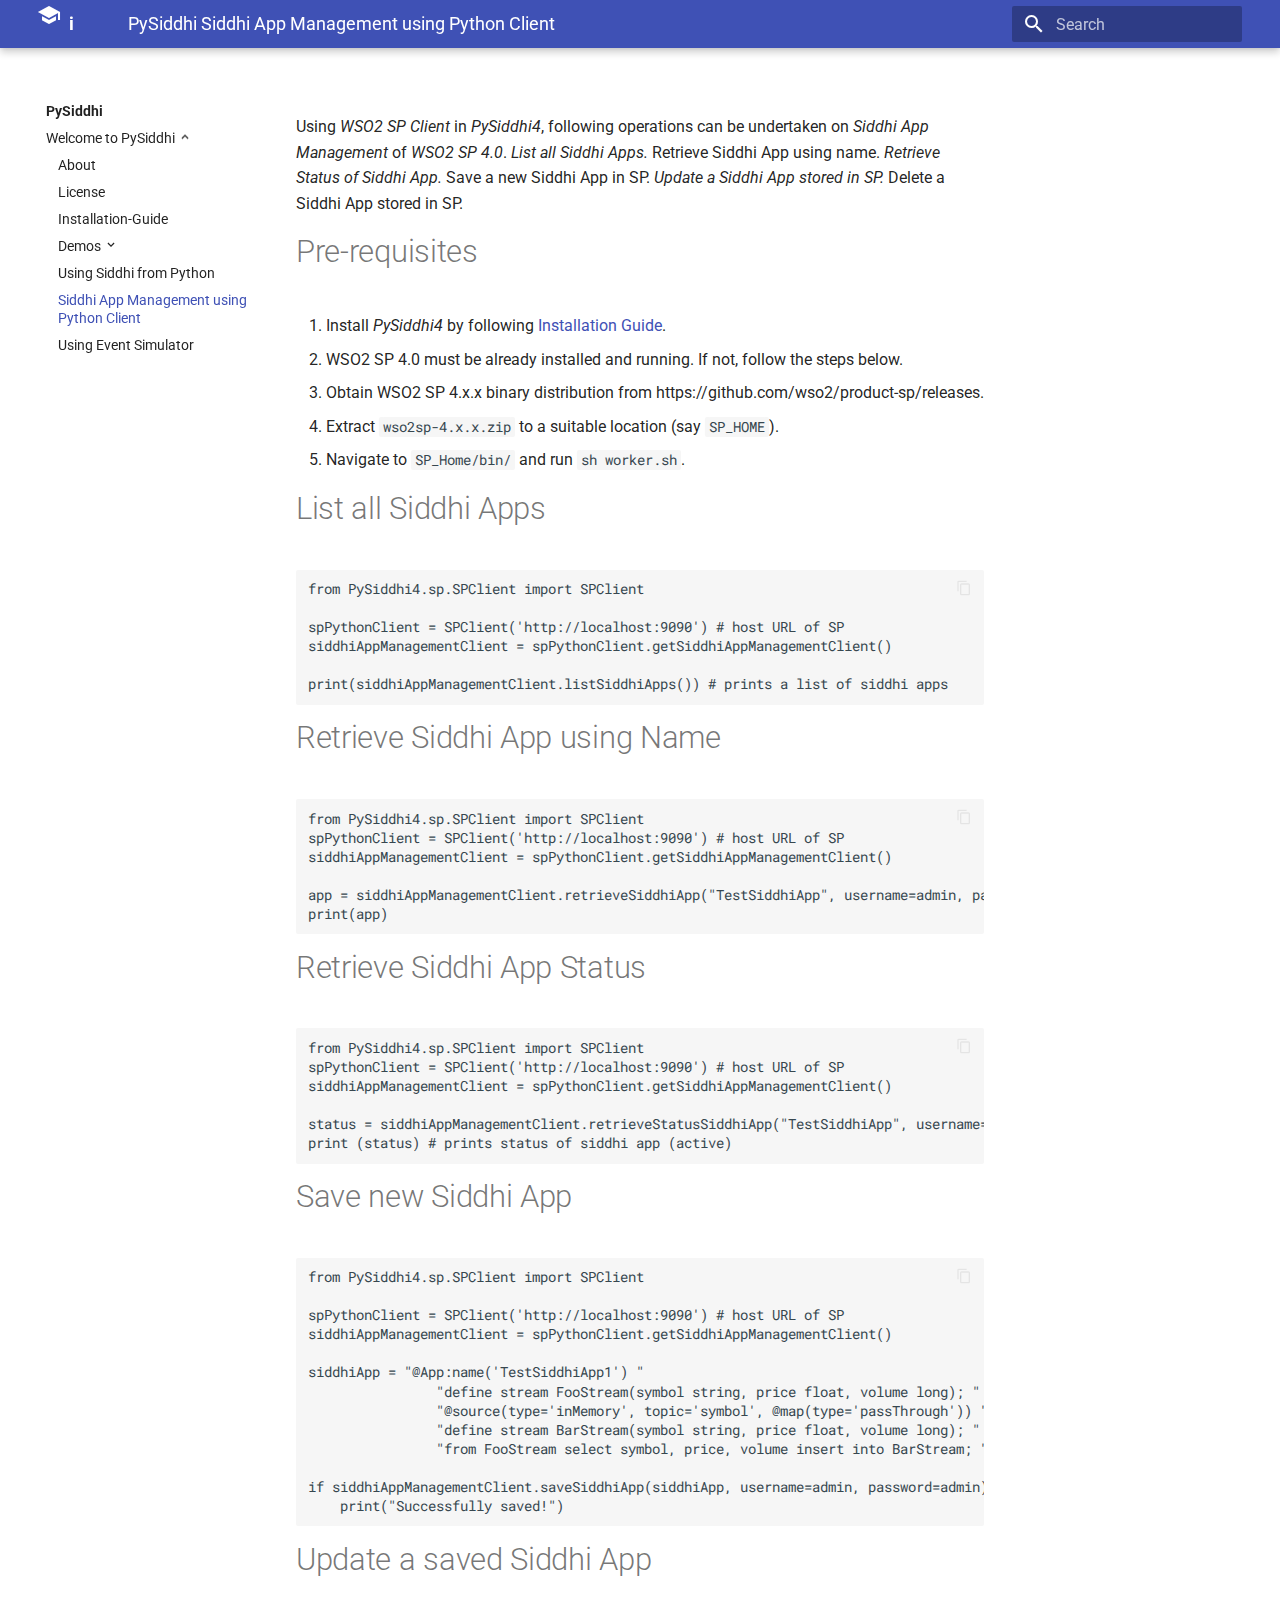
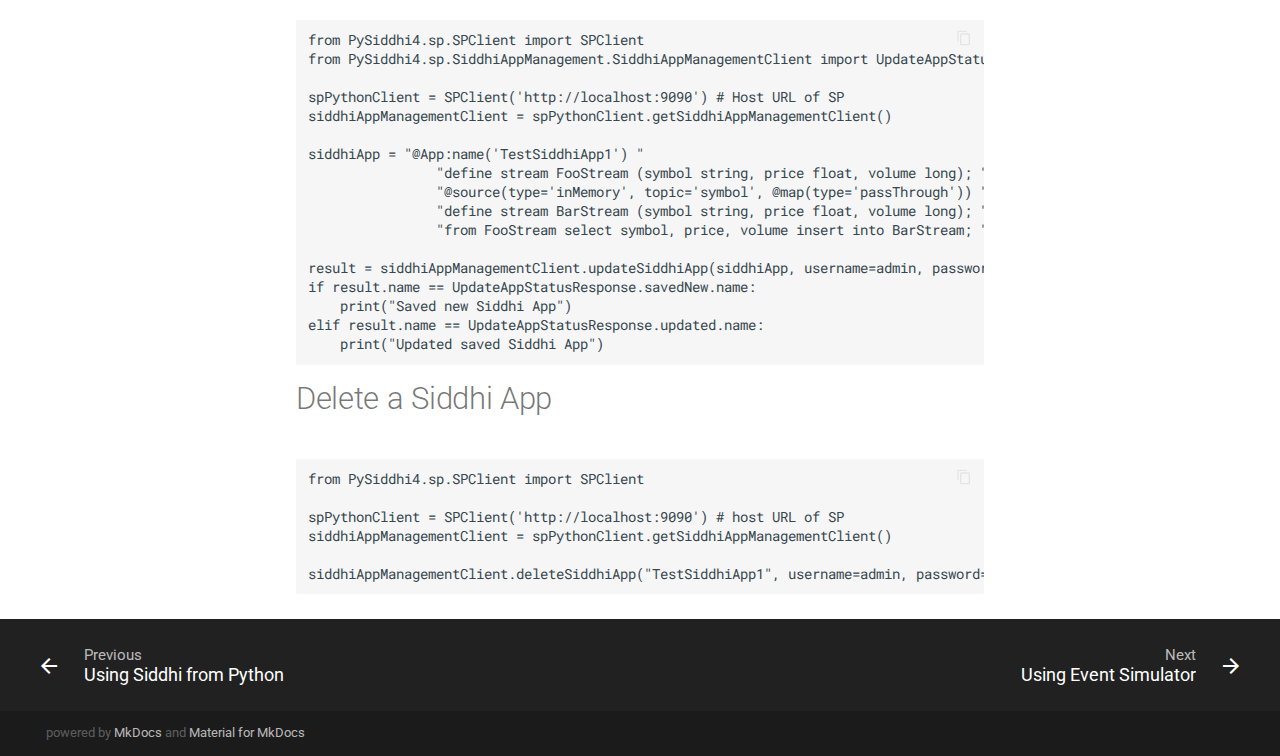
<file: Siddhi-App-Management-of-WSO2-SP-4/index.html>
<!DOCTYPE html>
<html lang="en" class="no-js">
  <head>
    
      <meta charset="utf-8">
      <meta name="viewport" content="width=device-width,initial-scale=1">
      <meta http-equiv="x-ua-compatible" content="ie=edge">
      
      
      
      
        <meta name="lang:clipboard.copy" content="Copy to clipboard">
      
        <meta name="lang:clipboard.copied" content="Copied to clipboard">
      
        <meta name="lang:search.language" content="en">
      
        <meta name="lang:search.pipeline.stopwords" content="True">
      
        <meta name="lang:search.pipeline.trimmer" content="True">
      
        <meta name="lang:search.result.none" content="No matching documents">
      
        <meta name="lang:search.result.one" content="1 matching document">
      
        <meta name="lang:search.result.other" content="# matching documents">
      
        <meta name="lang:search.tokenizer" content="[\s\-]+">
      
      <link rel="shortcut icon" href="../assets/images/favicon.png">
      <meta name="generator" content="mkdocs-0.17.3, mkdocs-material-2.7.2">
    
    
      
        <title>Siddhi App Management using Python Client - PySiddhi</title>
      
    
    
      <link rel="stylesheet" href="../assets/stylesheets/application.8d40d89b.css">
      
    
    
      <script src="../assets/javascripts/modernizr.1aa3b519.js"></script>
    
    
      <link href="https://fonts.gstatic.com" rel="preconnect" crossorigin>
      
        <link rel="stylesheet" href="https://fonts.googleapis.com/css?family=Roboto:300,400,400i,700|Roboto+Mono">
        <style>body,input{font-family:"Roboto","Helvetica Neue",Helvetica,Arial,sans-serif}code,kbd,pre{font-family:"Roboto Mono","Courier New",Courier,monospace}</style>
      
      <link rel="stylesheet" href="https://fonts.googleapis.com/icon?family=Material+Icons">
    
    
      <link rel="stylesheet" href="../stylesheets/extra.css">
    
    
  </head>
  
    <body dir="ltr">
  
    <svg class="md-svg">
      <defs>
        
        
      </defs>
    </svg>
    <input class="md-toggle" data-md-toggle="drawer" type="checkbox" id="drawer" autocomplete="off">
    <input class="md-toggle" data-md-toggle="search" type="checkbox" id="search" autocomplete="off">
    <label class="md-overlay" data-md-component="overlay" for="drawer"></label>
    
      <a href="#pre-requisites" tabindex="1" class="md-skip">
        Skip to content
      </a>
    
    
      <header class="md-header" data-md-component="header">
  <nav class="md-header-nav md-grid">
    <div class="md-flex">
      <div class="md-flex__cell md-flex__cell--shrink">
        <a href=".." title="PySiddhi" class="md-header-nav__button md-logo">
          
            <i class="md-icon"></i>
          
        </a>
      </div>
      <div class="md-flex__cell md-flex__cell--shrink">
        <label class="md-icon md-icon--menu md-header-nav__button" for="drawer"></label>
      </div>
      <div class="md-flex__cell md-flex__cell--stretch">
        <div class="md-flex__ellipsis md-header-nav__title" data-md-component="title">
          
            
              <span class="md-header-nav__topic">
                PySiddhi
              </span>
              <span class="md-header-nav__topic">
                Siddhi App Management using Python Client
              </span>
            
          
        </div>
      </div>
      <div class="md-flex__cell md-flex__cell--shrink">
        
          
            <label class="md-icon md-icon--search md-header-nav__button" for="search"></label>
            
<div class="md-search" data-md-component="search" role="dialog">
  <label class="md-search__overlay" for="search"></label>
  <div class="md-search__inner" role="search">
    <form class="md-search__form" name="search">
      <input type="text" class="md-search__input" name="query" placeholder="Search" autocapitalize="off" autocorrect="off" autocomplete="off" spellcheck="false" data-md-component="query" data-md-state="active">
      <label class="md-icon md-search__icon" for="search"></label>
      <button type="reset" class="md-icon md-search__icon" data-md-component="reset" tabindex="-1">
        &#xE5CD;
      </button>
    </form>
    <div class="md-search__output">
      <div class="md-search__scrollwrap" data-md-scrollfix>
        <div class="md-search-result" data-md-component="result">
          <div class="md-search-result__meta">
            Type to start searching
          </div>
          <ol class="md-search-result__list"></ol>
        </div>
      </div>
    </div>
  </div>
</div>
          
        
      </div>
      
    </div>
  </nav>
</header>
    
    <div class="md-container">
      
        
      
      
      <main class="md-main">
        <div class="md-main__inner md-grid" data-md-component="container">
          
            
              <div class="md-sidebar md-sidebar--primary" data-md-component="navigation">
                <div class="md-sidebar__scrollwrap">
                  <div class="md-sidebar__inner">
                    <nav class="md-nav md-nav--primary" data-md-level="0">
  <label class="md-nav__title md-nav__title--site" for="drawer">
    <span class="md-nav__button md-logo">
      
        <i class="md-icon"></i>
      
    </span>
    PySiddhi
  </label>
  
  <ul class="md-nav__list" data-md-scrollfix>
    
      
      
      

  


  <li class="md-nav__item md-nav__item--active md-nav__item--nested">
    
      <input class="md-toggle md-nav__toggle" data-md-toggle="nav-1" type="checkbox" id="nav-1" checked>
    
    <label class="md-nav__link" for="nav-1">
      Welcome to PySiddhi
    </label>
    <nav class="md-nav" data-md-component="collapsible" data-md-level="1">
      <label class="md-nav__title" for="nav-1">
        Welcome to PySiddhi
      </label>
      <ul class="md-nav__list" data-md-scrollfix>
        
        
          
          
          


  <li class="md-nav__item">
    <a href=".." title="About" class="md-nav__link">
      About
    </a>
  </li>

        
          
          
          


  <li class="md-nav__item">
    <a href="../license/" title="License" class="md-nav__link">
      License
    </a>
  </li>

        
          
          
          


  <li class="md-nav__item">
    <a href="../Installation-Guide/" title="Installation-Guide" class="md-nav__link">
      Installation-Guide
    </a>
  </li>

        
          
          
          


  <li class="md-nav__item md-nav__item--nested">
    
      <input class="md-toggle md-nav__toggle" data-md-toggle="nav-1-4" type="checkbox" id="nav-1-4">
    
    <label class="md-nav__link" for="nav-1-4">
      Demos
    </label>
    <nav class="md-nav" data-md-component="collapsible" data-md-level="2">
      <label class="md-nav__title" for="nav-1-4">
        Demos
      </label>
      <ul class="md-nav__list" data-md-scrollfix>
        
        
          
          
          


  <li class="md-nav__item">
    <a href="../Quick-Demo-(PySiddhi4)/" title="For Siddhi 4" class="md-nav__link">
      For Siddhi 4
    </a>
  </li>

        
          
          
          


  <li class="md-nav__item">
    <a href="../Quick-Demo-(SP4)/" title="For Stream Processor 4" class="md-nav__link">
      For Stream Processor 4
    </a>
  </li>

        
      </ul>
    </nav>
  </li>

        
          
          
          


  <li class="md-nav__item">
    <a href="../Using-Siddhi-from-Python/" title="Using Siddhi from Python" class="md-nav__link">
      Using Siddhi from Python
    </a>
  </li>

        
          
          
          

  


  <li class="md-nav__item md-nav__item--active">
    
    <input class="md-toggle md-nav__toggle" data-md-toggle="toc" type="checkbox" id="toc">
    
      
    
    
    <a href="./" title="Siddhi App Management using Python Client" class="md-nav__link md-nav__link--active">
      Siddhi App Management using Python Client
    </a>
    
  </li>

        
          
          
          


  <li class="md-nav__item">
    <a href="../Event-Simulator-of-SP-4/" title="Using Event Simulator" class="md-nav__link">
      Using Event Simulator
    </a>
  </li>

        
      </ul>
    </nav>
  </li>

    
  </ul>
</nav>
                  </div>
                </div>
              </div>
            
            
              <div class="md-sidebar md-sidebar--secondary" data-md-component="toc">
                <div class="md-sidebar__scrollwrap">
                  <div class="md-sidebar__inner">
                    
<nav class="md-nav md-nav--secondary">
  
  
    
  
  
</nav>
                  </div>
                </div>
              </div>
            
          
          <div class="md-content">
            <article class="md-content__inner md-typeset">
              
                
                
                <p>Using <em>WSO2 SP Client</em> in <em>PySiddhi4</em>, following operations can be undertaken on <em>Siddhi App Management</em> of <em>WSO2 SP 4.0</em>.
<em> List all Siddhi Apps.
</em> Retrieve Siddhi App using name.
<em> Retrieve Status of Siddhi App.
</em> Save a new Siddhi App in SP.
<em> Update a Siddhi App stored in SP.
</em> Delete a Siddhi App stored in SP.</p>
<h1 id="pre-requisites">Pre-requisites</h1>
<ol>
<li>Install <em>PySiddhi4</em> by following <a href="../Installation-Guide/">Installation Guide</a>.</li>
<li>WSO2 SP 4.0 must be already installed and running. If not, follow the steps below.</li>
<li>Obtain WSO2 SP 4.x.x binary distribution from https://github.com/wso2/product-sp/releases.</li>
<li>Extract <code>wso2sp-4.x.x.zip</code> to a suitable location (say <code>SP_HOME</code>).</li>
<li>Navigate to <code>SP_Home/bin/</code> and run <code>sh worker.sh</code>.</li>
</ol>
<h1 id="list-all-siddhi-apps">List all Siddhi Apps</h1>
<pre><code class="python">from PySiddhi4.sp.SPClient import SPClient

spPythonClient = SPClient('http://localhost:9090') # host URL of SP
siddhiAppManagementClient = spPythonClient.getSiddhiAppManagementClient()

print(siddhiAppManagementClient.listSiddhiApps()) # prints a list of siddhi apps
</code></pre>

<h1 id="retrieve-siddhi-app-using-name">Retrieve Siddhi App using Name</h1>
<pre><code class="python">from PySiddhi4.sp.SPClient import SPClient
spPythonClient = SPClient('http://localhost:9090') # host URL of SP
siddhiAppManagementClient = spPythonClient.getSiddhiAppManagementClient()

app = siddhiAppManagementClient.retrieveSiddhiApp(&quot;TestSiddhiApp&quot;, username=admin, password=admin)
print(app)
</code></pre>

<h1 id="retrieve-siddhi-app-status">Retrieve Siddhi App Status</h1>
<pre><code class="python">from PySiddhi4.sp.SPClient import SPClient
spPythonClient = SPClient('http://localhost:9090') # host URL of SP
siddhiAppManagementClient = spPythonClient.getSiddhiAppManagementClient()

status = siddhiAppManagementClient.retrieveStatusSiddhiApp(&quot;TestSiddhiApp&quot;, username=admin, password=admin)
print (status) # prints status of siddhi app (active)
</code></pre>

<h1 id="save-new-siddhi-app">Save new Siddhi App</h1>
<pre><code class="python">from PySiddhi4.sp.SPClient import SPClient

spPythonClient = SPClient('http://localhost:9090') # host URL of SP
siddhiAppManagementClient = spPythonClient.getSiddhiAppManagementClient()

siddhiApp = &quot;@App:name('TestSiddhiApp1') &quot; 
                &quot;define stream FooStream(symbol string, price float, volume long); &quot; 
                &quot;@source(type='inMemory', topic='symbol', @map(type='passThrough')) &quot; 
                &quot;define stream BarStream(symbol string, price float, volume long); &quot;
                &quot;from FooStream select symbol, price, volume insert into BarStream; &quot;

if siddhiAppManagementClient.saveSiddhiApp(siddhiApp, username=admin, password=admin):
    print(&quot;Successfully saved!&quot;)
</code></pre>

<h1 id="update-a-saved-siddhi-app">Update a saved Siddhi App</h1>
<pre><code class="python">from PySiddhi4.sp.SPClient import SPClient
from PySiddhi4.sp.SiddhiAppManagement.SiddhiAppManagementClient import UpdateAppStatusResponse

spPythonClient = SPClient('http://localhost:9090') # Host URL of SP
siddhiAppManagementClient = spPythonClient.getSiddhiAppManagementClient()

siddhiApp = &quot;@App:name('TestSiddhiApp1') &quot; 
                &quot;define stream FooStream (symbol string, price float, volume long); &quot; 
                &quot;@source(type='inMemory', topic='symbol', @map(type='passThrough')) &quot; 
                &quot;define stream BarStream (symbol string, price float, volume long); &quot; 
                &quot;from FooStream select symbol, price, volume insert into BarStream; &quot;

result = siddhiAppManagementClient.updateSiddhiApp(siddhiApp, username=admin, password=admin)
if result.name == UpdateAppStatusResponse.savedNew.name:
    print(&quot;Saved new Siddhi App&quot;)
elif result.name == UpdateAppStatusResponse.updated.name:
    print(&quot;Updated saved Siddhi App&quot;)
</code></pre>

<h1 id="delete-a-siddhi-app">Delete a Siddhi App</h1>
<pre><code class="python">from PySiddhi4.sp.SPClient import SPClient

spPythonClient = SPClient('http://localhost:9090') # host URL of SP
siddhiAppManagementClient = spPythonClient.getSiddhiAppManagementClient()

siddhiAppManagementClient.deleteSiddhiApp(&quot;TestSiddhiApp1&quot;, username=admin, password=admin) # returns True if successfully deleted
</code></pre>
                
                  
                
              
              
                


              
            </article>
          </div>
        </div>
      </main>
      
        
<footer class="md-footer">
  
    <div class="md-footer-nav">
      <nav class="md-footer-nav__inner md-grid">
        
          <a href="../Using-Siddhi-from-Python/" title="Using Siddhi from Python" class="md-flex md-footer-nav__link md-footer-nav__link--prev" rel="prev">
            <div class="md-flex__cell md-flex__cell--shrink">
              <i class="md-icon md-icon--arrow-back md-footer-nav__button"></i>
            </div>
            <div class="md-flex__cell md-flex__cell--stretch md-footer-nav__title">
              <span class="md-flex__ellipsis">
                <span class="md-footer-nav__direction">
                  Previous
                </span>
                Using Siddhi from Python
              </span>
            </div>
          </a>
        
        
          <a href="../Event-Simulator-of-SP-4/" title="Using Event Simulator" class="md-flex md-footer-nav__link md-footer-nav__link--next" rel="next">
            <div class="md-flex__cell md-flex__cell--stretch md-footer-nav__title">
              <span class="md-flex__ellipsis">
                <span class="md-footer-nav__direction">
                  Next
                </span>
                Using Event Simulator
              </span>
            </div>
            <div class="md-flex__cell md-flex__cell--shrink">
              <i class="md-icon md-icon--arrow-forward md-footer-nav__button"></i>
            </div>
          </a>
        
      </nav>
    </div>
  
  <div class="md-footer-meta md-typeset">
    <div class="md-footer-meta__inner md-grid">
      <div class="md-footer-copyright">
        
        powered by
        <a href="http://www.mkdocs.org">MkDocs</a>
        and
        <a href="https://squidfunk.github.io/mkdocs-material/">
          Material for MkDocs</a>
      </div>
      
        
      
    </div>
  </div>
</footer>
      
    </div>
    
      <script src="../assets/javascripts/application.b438e6c5.js"></script>
      
      <script>app.initialize({version:"0.17.3",url:{base:".."}})</script>
      
        <script src="../javascripts/extra.js"></script>
      
    
    
      
    
  </body>
</html>
</file>
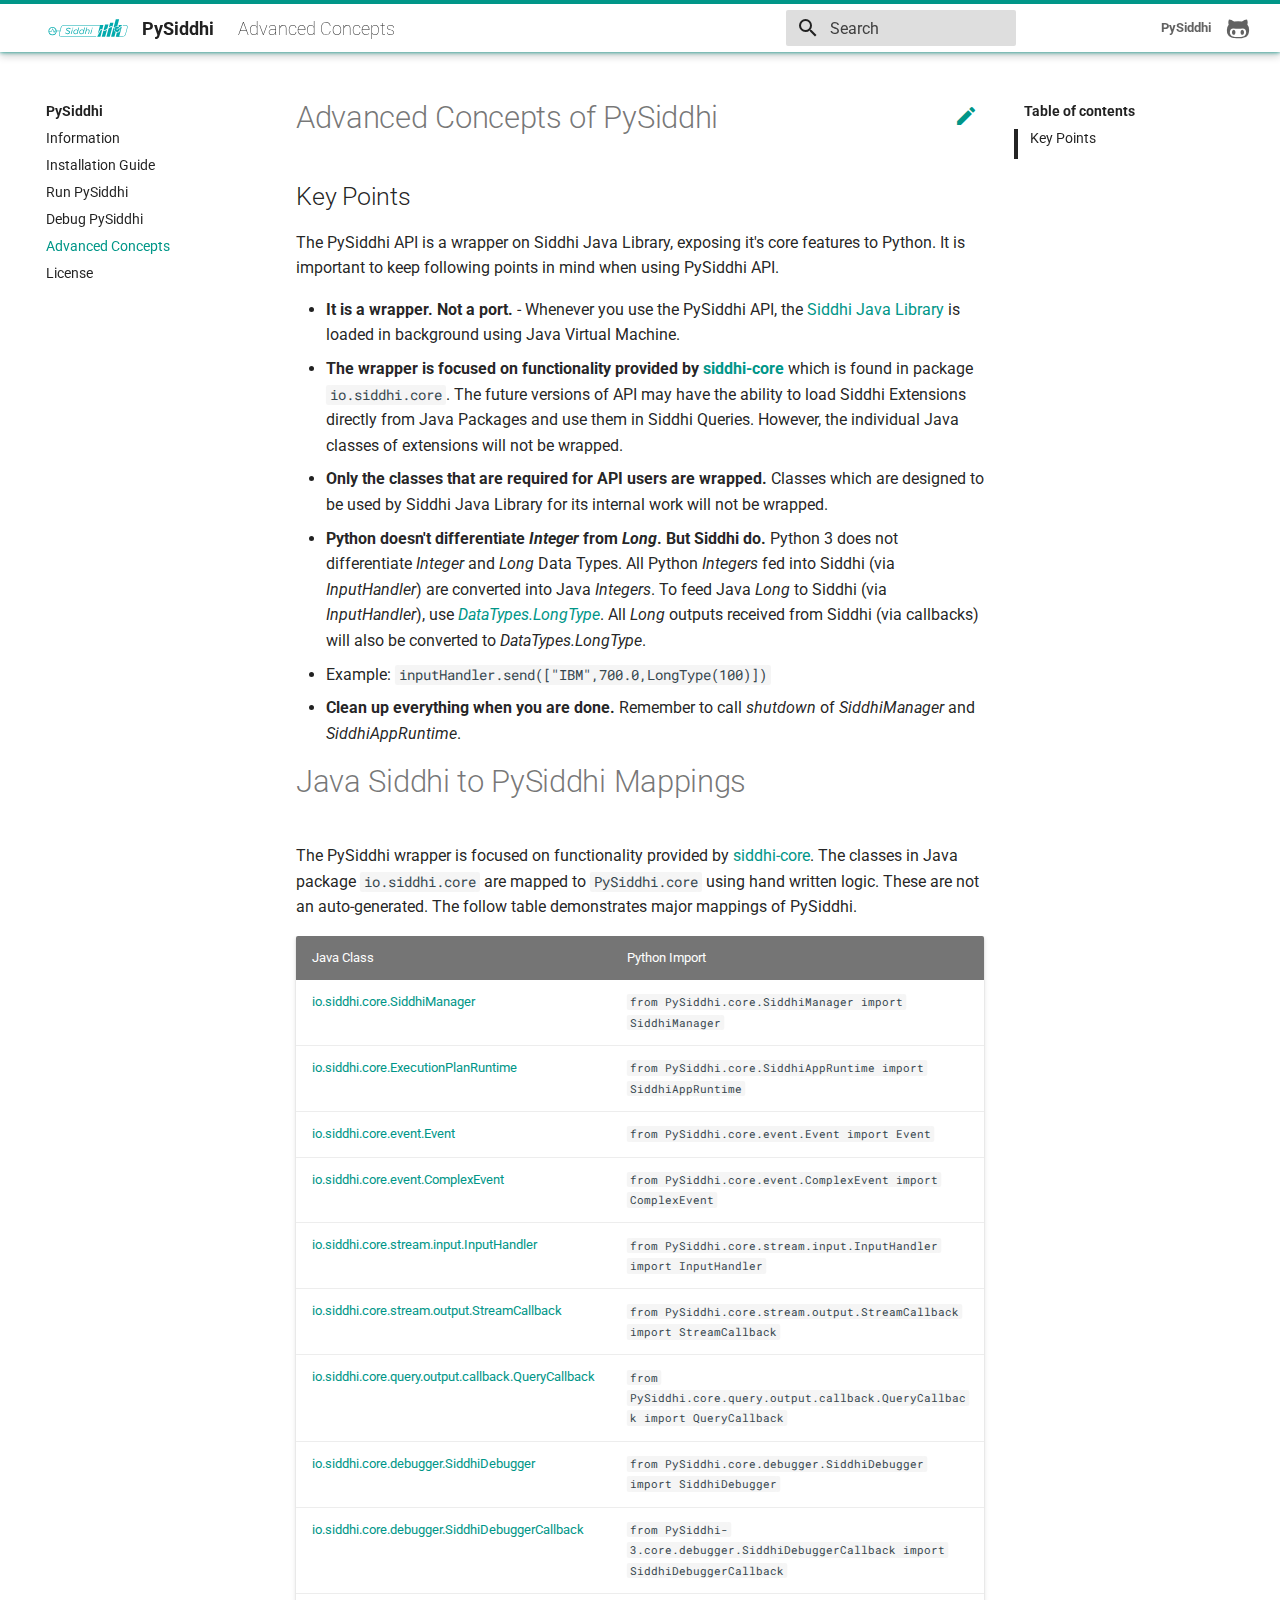
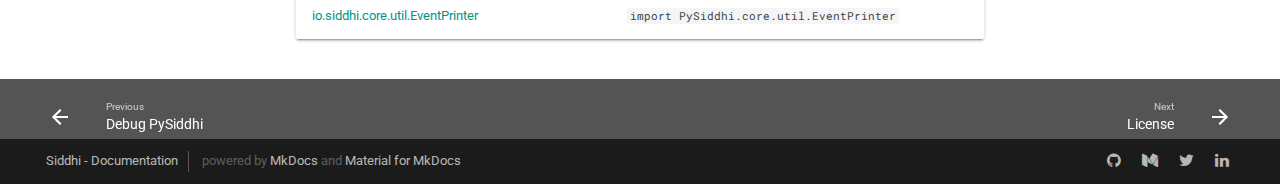
<file: Using-Siddhi-from-Python/index.html>
<!doctype html>
<html lang="en" class="no-js">
  <head>
    
      <meta charset="utf-8">
      <meta name="viewport" content="width=device-width,initial-scale=1">
      <meta http-equiv="x-ua-compatible" content="ie=edge">
      
        <meta name="description" content="Python Stream Processing and Complex Event Processing Engine">
      
      
      
      
        <meta name="lang:clipboard.copy" content="Copy to clipboard">
      
        <meta name="lang:clipboard.copied" content="Copied to clipboard">
      
        <meta name="lang:search.language" content="en">
      
        <meta name="lang:search.pipeline.stopwords" content="True">
      
        <meta name="lang:search.pipeline.trimmer" content="True">
      
        <meta name="lang:search.result.none" content="No matching documents">
      
        <meta name="lang:search.result.one" content="1 matching document">
      
        <meta name="lang:search.result.other" content="# matching documents">
      
        <meta name="lang:search.tokenizer" content="[\s\-]+">
      
      <link rel="shortcut icon" href="../images/favicon.ico">
      <meta name="generator" content="mkdocs-1.0.4, mkdocs-material-4.4.0">
    
    
      
        <title>Advanced Concepts - PySiddhi</title>
      
    
    
      <link rel="stylesheet" href="../assets/stylesheets/application.0284f74d.css">
      
        <link rel="stylesheet" href="../assets/stylesheets/application-palette.01803549.css">
      
      
        
        
        <meta name="theme-color" content="#009688">
      
    
    
      <script src="../assets/javascripts/modernizr.74668098.js"></script>
    
    
      
        <link href="https://fonts.gstatic.com" rel="preconnect" crossorigin>
        <link rel="stylesheet" href="https://fonts.googleapis.com/css?family=Roboto:300,400,400i,700|Roboto+Mono&display=fallback">
        <style>body,input{font-family:"Roboto","Helvetica Neue",Helvetica,Arial,sans-serif}code,kbd,pre{font-family:"Roboto Mono","Courier New",Courier,monospace}</style>
      
    
    <link rel="stylesheet" href="../assets/fonts/material-icons.css">
    
    
      <link rel="stylesheet" href="../assets/stylesheets/extra.css">
    
    
      
        
<script>
  window.ga = window.ga || function() {
    (ga.q = ga.q || []).push(arguments)
  }
  ga.l = +new Date
  /* Setup integration and send page view */
  ga("create", "UA-103065-28", "auto")
  ga("set", "anonymizeIp", true)
  ga("send", "pageview")
  /* Register handler to log search on blur */
  document.addEventListener("DOMContentLoaded", () => {
    if (document.forms.search) {
      var query = document.forms.search.query
      query.addEventListener("blur", function() {
        if (this.value) {
          var path = document.location.pathname;
          ga("send", "pageview", path + "?q=" + this.value)
        }
      })
    }
  })
</script>
<script async src="https://www.google-analytics.com/analytics.js"></script>
      
    
    
  </head>
  
    
    
    <body dir="ltr" data-md-color-primary="teal" data-md-color-accent="teal">
  
    <svg class="md-svg">
      <defs>
        
        
          <svg xmlns="http://www.w3.org/2000/svg" width="416" height="448" viewBox="0 0 416 448" id="__github"><path fill="currentColor" d="M160 304q0 10-3.125 20.5t-10.75 19T128 352t-18.125-8.5-10.75-19T96 304t3.125-20.5 10.75-19T128 256t18.125 8.5 10.75 19T160 304zm160 0q0 10-3.125 20.5t-10.75 19T288 352t-18.125-8.5-10.75-19T256 304t3.125-20.5 10.75-19T288 256t18.125 8.5 10.75 19T320 304zm40 0q0-30-17.25-51T296 232q-10.25 0-48.75 5.25Q229.5 240 208 240t-39.25-2.75Q130.75 232 120 232q-29.5 0-46.75 21T56 304q0 22 8 38.375t20.25 25.75 30.5 15 35 7.375 37.25 1.75h42q20.5 0 37.25-1.75t35-7.375 30.5-15 20.25-25.75T360 304zm56-44q0 51.75-15.25 82.75-9.5 19.25-26.375 33.25t-35.25 21.5-42.5 11.875-42.875 5.5T212 416q-19.5 0-35.5-.75t-36.875-3.125-38.125-7.5-34.25-12.875T37 371.5t-21.5-28.75Q0 312 0 260q0-59.25 34-99-6.75-20.5-6.75-42.5 0-29 12.75-54.5 27 0 47.5 9.875t47.25 30.875Q171.5 96 212 96q37 0 70 8 26.25-20.5 46.75-30.25T376 64q12.75 25.5 12.75 54.5 0 21.75-6.75 42 34 40 34 99.5z"/></svg>
        
      </defs>
    </svg>
    <input class="md-toggle" data-md-toggle="drawer" type="checkbox" id="__drawer" autocomplete="off">
    <input class="md-toggle" data-md-toggle="search" type="checkbox" id="__search" autocomplete="off">
    <label class="md-overlay" data-md-component="overlay" for="__drawer"></label>
    
      <a href="#advanced-concepts-of-pysiddhi" tabindex="1" class="md-skip">
        Skip to content
      </a>
    
    
      <header class="md-header" data-md-component="header">
  <nav class="md-header-nav md-grid">
    <div class="md-flex">
      <div class="md-flex__cell md-flex__cell--shrink">
        <a href=".." title="PySiddhi" class="md-header-nav__button md-logo">
          
            <img src="../images/siddhi-logo.svg" width="24" height="24">
          
        </a>
      </div>
      <div class="md-flex__cell md-flex__cell--shrink">
        <label class="md-icon md-icon--menu md-header-nav__button" for="__drawer"></label>
      </div>
      <div class="md-flex__cell md-flex__cell--stretch">
        <div class="md-flex__ellipsis md-header-nav__title" data-md-component="title">
          
            <span class="md-header-nav__topic">
              PySiddhi
            </span>
            <span class="md-header-nav__topic">
              
                Advanced Concepts
              
            </span>
          
        </div>
      </div>
      <div class="md-flex__cell md-flex__cell--shrink">
        
          <label class="md-icon md-icon--search md-header-nav__button" for="__search"></label>
          
<div class="md-search" data-md-component="search" role="dialog">
  <label class="md-search__overlay" for="__search"></label>
  <div class="md-search__inner" role="search">
    <form class="md-search__form" name="search">
      <input type="text" class="md-search__input" name="query" placeholder="Search" autocapitalize="off" autocorrect="off" autocomplete="off" spellcheck="false" data-md-component="query" data-md-state="active">
      <label class="md-icon md-search__icon" for="__search"></label>
      <button type="reset" class="md-icon md-search__icon" data-md-component="reset" tabindex="-1">
        &#xE5CD;
      </button>
    </form>
    <div class="md-search__output">
      <div class="md-search__scrollwrap" data-md-scrollfix>
        <div class="md-search-result" data-md-component="result">
          <div class="md-search-result__meta">
            Type to start searching
          </div>
          <ol class="md-search-result__list"></ol>
        </div>
      </div>
    </div>
  </div>
</div>
        
      </div>
      
        <div class="md-flex__cell md-flex__cell--shrink">
          <div class="md-header-nav__source">
            


  

<a href="https://github.com/siddhi-io/PySiddhi/" title="Go to repository" class="md-source" data-md-source="github">
  
    <div class="md-source__icon">
      <svg viewBox="0 0 24 24" width="24" height="24">
        <use xlink:href="#__github" width="24" height="24"></use>
      </svg>
    </div>
  
  <div class="md-source__repository">
    PySiddhi
  </div>
</a>
          </div>
        </div>
      
    </div>
  </nav>
</header>
    
    <div class="md-container">
      
        
      
      
      <main class="md-main">
        <div class="md-main__inner md-grid" data-md-component="container">
          
            
              <div class="md-sidebar md-sidebar--primary" data-md-component="navigation">
                <div class="md-sidebar__scrollwrap">
                  <div class="md-sidebar__inner">
                    <nav class="md-nav md-nav--primary" data-md-level="0">
  <label class="md-nav__title md-nav__title--site" for="__drawer">
    <a href=".." title="PySiddhi" class="md-nav__button md-logo">
      
        <img src="../images/siddhi-logo.svg" width="48" height="48">
      
    </a>
    PySiddhi
  </label>
  
    <div class="md-nav__source">
      


  

<a href="https://github.com/siddhi-io/PySiddhi/" title="Go to repository" class="md-source" data-md-source="github">
  
    <div class="md-source__icon">
      <svg viewBox="0 0 24 24" width="24" height="24">
        <use xlink:href="#__github" width="24" height="24"></use>
      </svg>
    </div>
  
  <div class="md-source__repository">
    PySiddhi
  </div>
</a>
    </div>
  
  <ul class="md-nav__list" data-md-scrollfix>
    
      
      
      


  <li class="md-nav__item">
    <a href=".." title="Information" class="md-nav__link">
      Information
    </a>
  </li>

    
      
      
      


  <li class="md-nav__item">
    <a href="../Installation-Guide/" title="Installation Guide" class="md-nav__link">
      Installation Guide
    </a>
  </li>

    
      
      
      


  <li class="md-nav__item">
    <a href="../Run-PySiddhi/" title="Run PySiddhi" class="md-nav__link">
      Run PySiddhi
    </a>
  </li>

    
      
      
      


  <li class="md-nav__item">
    <a href="../Debugging-Siddhi-Queries/" title="Debug PySiddhi" class="md-nav__link">
      Debug PySiddhi
    </a>
  </li>

    
      
      
      

  


  <li class="md-nav__item md-nav__item--active">
    
    <input class="md-toggle md-nav__toggle" data-md-toggle="toc" type="checkbox" id="__toc">
    
      
    
    
      <label class="md-nav__link md-nav__link--active" for="__toc">
        Advanced Concepts
      </label>
    
    <a href="./" title="Advanced Concepts" class="md-nav__link md-nav__link--active">
      Advanced Concepts
    </a>
    
      
<nav class="md-nav md-nav--secondary">
  
  
    
  
  
    <label class="md-nav__title" for="__toc">Table of contents</label>
    <ul class="md-nav__list" data-md-scrollfix>
      
        <li class="md-nav__item">
  <a href="#key-points" title="Key Points" class="md-nav__link">
    Key Points
  </a>
  
</li>
      
      
      
      
      
    </ul>
  
</nav>
    
  </li>

    
      
      
      


  <li class="md-nav__item">
    <a href="../license/" title="License" class="md-nav__link">
      License
    </a>
  </li>

    
  </ul>
</nav>
                  </div>
                </div>
              </div>
            
            
              <div class="md-sidebar md-sidebar--secondary" data-md-component="toc">
                <div class="md-sidebar__scrollwrap">
                  <div class="md-sidebar__inner">
                    
<nav class="md-nav md-nav--secondary">
  
  
    
  
  
    <label class="md-nav__title" for="__toc">Table of contents</label>
    <ul class="md-nav__list" data-md-scrollfix>
      
        <li class="md-nav__item">
  <a href="#key-points" title="Key Points" class="md-nav__link">
    Key Points
  </a>
  
</li>
      
      
      
      
      
    </ul>
  
</nav>
                  </div>
                </div>
              </div>
            
          
          <div class="md-content">
            <article class="md-content__inner md-typeset">
              
                
                  <a href="https://github.com/siddhi-io/PySiddhi/blob/master/Using-Siddhi-from-Python.md" title="Edit this page" class="md-icon md-content__icon">&#xE3C9;</a>
                
                
                <h1 id="advanced-concepts-of-pysiddhi">Advanced Concepts of PySiddhi</h1>
<h2 id="key-points">Key Points</h2>
<p>The PySiddhi API is a wrapper on Siddhi Java Library, exposing it's core features to Python. It is important to keep 
following points in mind when using PySiddhi API.</p>
<ul>
<li><strong>It is a wrapper. Not a port.</strong> - Whenever you use the PySiddhi API, the <a href="https://github.com/siddhi-io/siddhi">Siddhi Java Library</a> is loaded in background using Java Virtual Machine.</li>
<li><strong>The wrapper is focused on functionality provided by <a href="https://github.com/siddhi-io/siddhi/tree/master/modules/siddhi-core/src/main/java/io/siddhi/core">siddhi-core</a></strong> which is found in package <code>io.siddhi.core</code>. The future versions of API may have the ability to load Siddhi Extensions directly from Java Packages and use them in Siddhi Queries. However, the individual Java classes of extensions will not be wrapped. </li>
<li><strong>Only the classes that are required for API users are wrapped.</strong>  Classes which are designed to be used by Siddhi Java Library for its internal work will not be wrapped. </li>
<li><strong>Python doesn't differentiate <em>Integer</em> from <em>Long</em>. But Siddhi do.</strong> Python 3 does not differentiate <em>Integer</em> and <em>Long</em> Data Types. All Python <em>Integers</em> fed into Siddhi (via <em>InputHandler</em>) are converted into Java <em>Integers</em>. To feed Java <em>Long</em> to Siddhi (via <em>InputHandler</em>), use <em><a href="https://github.com/siddhi-io/PySiddhi/blob/master/PySiddhi/DataTypes/LongType.py">DataTypes.LongType</a></em>. All <em>Long</em> outputs received from Siddhi (via callbacks) will also be converted to <em>DataTypes.LongType</em>.</li>
<li>Example: <code>inputHandler.send(["IBM",700.0,LongType(100)])</code></li>
<li><strong>Clean up everything when you are done.</strong> Remember to call <em>shutdown</em> of <em>SiddhiManager</em> and <em>SiddhiAppRuntime</em>.</li>
</ul>
<h1 id="java-siddhi-to-pysiddhi-mappings">Java Siddhi to PySiddhi Mappings</h1>
<p>The PySiddhi wrapper is focused on functionality provided by <a href="https://github.com/siddhi-io/siddhi/tree/master/modules/siddhi-core/src/main/java/io/siddhi/core">siddhi-core</a>. 
The classes in Java package <code>io.siddhi.core</code> are mapped to <code>PySiddhi.core</code> using hand written logic. These are not an auto-generated. 
The follow table demonstrates major mappings of PySiddhi.</p>
<table>
<thead>
<tr>
<th>Java Class</th>
<th>Python Import</th>
</tr>
</thead>
<tbody>
<tr>
<td><a href="https://github.com/siddhi-io/siddhi/tree/master/modules/siddhi-core/src/main/java/io/siddhi/core/SiddhiManager.java">io.siddhi.core.SiddhiManager</a></td>
<td><code>from PySiddhi.core.SiddhiManager import SiddhiManager</code></td>
</tr>
<tr>
<td><a href="https://github.com/siddhi-io/siddhi/tree/master/modules/siddhi-core/src/main/java/io/siddhi/core/SiddhiAppRuntime.java">io.siddhi.core.ExecutionPlanRuntime</a></td>
<td><code>from PySiddhi.core.SiddhiAppRuntime import SiddhiAppRuntime</code></td>
</tr>
<tr>
<td><a href="https://github.com/siddhi-io/siddhi/blob/master/modules/siddhi-core/src/main/java/io/siddhi/core/event/Event.java">io.siddhi.core.event.Event</a></td>
<td><code>from PySiddhi.core.event.Event import Event</code></td>
</tr>
<tr>
<td><a href="https://github.com/siddhi-io/siddhi/blob/master/modules/siddhi-core/src/main/java/io/siddhi/core/event/ComplexEvent.java">io.siddhi.core.event.ComplexEvent</a></td>
<td><code>from PySiddhi.core.event.ComplexEvent import ComplexEvent</code></td>
</tr>
<tr>
<td><a href="https://github.com/siddhi-io/siddhi/tree/master/modules/siddhi-core/src/main/java/io/siddhi/core/stream/input/InputHandler.java">io.siddhi.core.stream.input.InputHandler</a></td>
<td><code>from PySiddhi.core.stream.input.InputHandler import InputHandler</code></td>
</tr>
<tr>
<td><a href="https://github.com/siddhi-io/siddhi/tree/master/modules/siddhi-core/src/main/java/io/siddhi/core/stream/output/StreamCallback.java">io.siddhi.core.stream.output.StreamCallback</a></td>
<td><code>from PySiddhi.core.stream.output.StreamCallback import StreamCallback</code></td>
</tr>
<tr>
<td><a href="https://github.com/siddhi-io/siddhi/tree/master/modules/siddhi-core/src/main/java/io/siddhi/core/query/output/callback/QueryCallback.java">io.siddhi.core.query.output.callback.QueryCallback</a></td>
<td><code>from PySiddhi.core.query.output.callback.QueryCallback import QueryCallback</code></td>
</tr>
<tr>
<td><a href="https://github.com/siddhi-io/siddhi/blob/master/modules/siddhi-core/src/main/java/io/siddhi/core/debugger/SiddhiDebugger.java">io.siddhi.core.debugger.SiddhiDebugger</a></td>
<td><code>from PySiddhi.core.debugger.SiddhiDebugger import SiddhiDebugger</code></td>
</tr>
<tr>
<td><a href="https://github.com/siddhi-io/siddhi/blob/master/modules/siddhi-core/src/main/java/io/siddhi/core/debugger/SiddhiDebuggerCallback.java">io.siddhi.core.debugger.SiddhiDebuggerCallback</a></td>
<td><code>from PySiddhi-3.core.debugger.SiddhiDebuggerCallback import SiddhiDebuggerCallback</code></td>
</tr>
<tr>
<td><a href="https://github.com/siddhi-io/siddhi/tree/master/modules/siddhi-core/src/main/java/io/siddhi/core/util/EventPrinter.java">io.siddhi.core.util.EventPrinter</a></td>
<td><code>import PySiddhi.core.util.EventPrinter</code></td>
</tr>
</tbody>
</table>
                
                  
                
              
              
                


              
            </article>
          </div>
        </div>
      </main>
      
        
<footer class="md-footer">
  
    <div class="md-footer-nav">
      <nav class="md-footer-nav__inner md-grid">
        
          <a href="../Debugging-Siddhi-Queries/" title="Debug PySiddhi" class="md-flex md-footer-nav__link md-footer-nav__link--prev" rel="prev">
            <div class="md-flex__cell md-flex__cell--shrink">
              <i class="md-icon md-icon--arrow-back md-footer-nav__button"></i>
            </div>
            <div class="md-flex__cell md-flex__cell--stretch md-footer-nav__title">
              <span class="md-flex__ellipsis">
                <span class="md-footer-nav__direction">
                  Previous
                </span>
                Debug PySiddhi
              </span>
            </div>
          </a>
        
        
          <a href="../license/" title="License" class="md-flex md-footer-nav__link md-footer-nav__link--next" rel="next">
            <div class="md-flex__cell md-flex__cell--stretch md-footer-nav__title">
              <span class="md-flex__ellipsis">
                <span class="md-footer-nav__direction">
                  Next
                </span>
                License
              </span>
            </div>
            <div class="md-flex__cell md-flex__cell--shrink">
              <i class="md-icon md-icon--arrow-forward md-footer-nav__button"></i>
            </div>
          </a>
        
      </nav>
    </div>
  
  <div class="md-footer-meta md-typeset">
    <div class="md-footer-meta__inner md-grid">
      <div class="md-footer-copyright">
        
          <div class="md-footer-copyright__highlight">
            Siddhi - Documentation
          </div>
        
        powered by
        <a href="https://www.mkdocs.org">MkDocs</a>
        and
        <a href="https://squidfunk.github.io/mkdocs-material/">
          Material for MkDocs</a>
      </div>
      
  <div class="md-footer-social">
    <link rel="stylesheet" href="../assets/fonts/font-awesome.css">
    
      <a href="https://github.com/siddhi-io/siddhi" class="md-footer-social__link fa fa-github"></a>
    
      <a href="https://medium.com/siddhi-io" class="md-footer-social__link fa fa-medium"></a>
    
      <a href="https://twitter.com/siddhi_io" class="md-footer-social__link fa fa-twitter"></a>
    
      <a href="https://www.linkedin.com/groups/13553064" class="md-footer-social__link fa fa-linkedin"></a>
    
  </div>

    </div>
  </div>
</footer>
      
    </div>
    
      <script src="../assets/javascripts/application.245445c6.js"></script>
      
      <script>app.initialize({version:"1.0.4",url:{base:".."}})</script>
      
        <script src="../assets/javascripts/extra.js"></script>
      
    
  </body>
</html>
</file>
<file: assets/stylesheets/application.8d40d89b.css>
html{box-sizing:border-box}*,:after,:before{box-sizing:inherit}html{-webkit-text-size-adjust:none;-moz-text-size-adjust:none;-ms-text-size-adjust:none;text-size-adjust:none}body{margin:0}hr{overflow:visible;box-sizing:content-box}a{-webkit-text-decoration-skip:objects}a,button,input,label{-webkit-tap-highlight-color:transparent}a{color:inherit;text-decoration:none}small,sub,sup{font-size:80%}sub,sup{position:relative;line-height:0;vertical-align:baseline}sub{bottom:-.25em}sup{top:-.5em}img{border-style:none}table{border-collapse:separate;border-spacing:0}td,th{font-weight:400;vertical-align:top}button{margin:0;padding:0;border:0;outline-style:none;background:transparent;font-size:inherit}input{border:0;outline:0}.md-clipboard:before,.md-icon,.md-nav__button,.md-nav__link:after,.md-nav__title:before,.md-search-result__article--document:before,.md-source-file:before,.md-typeset .admonition>.admonition-title:before,.md-typeset .admonition>summary:before,.md-typeset .critic.comment:before,.md-typeset .footnote-backref,.md-typeset .task-list-control .task-list-indicator:before,.md-typeset details>.admonition-title:before,.md-typeset details>summary:before,.md-typeset summary:after{font-family:Material Icons;font-style:normal;font-variant:normal;font-weight:400;line-height:1;text-transform:none;white-space:nowrap;speak:none;word-wrap:normal;direction:ltr}.md-content__icon,.md-footer-nav__button,.md-header-nav__button,.md-nav__button,.md-nav__title:before,.md-search-result__article--document:before{display:inline-block;margin:.4rem;padding:.8rem;font-size:2.4rem;cursor:pointer}.md-icon--arrow-back:before{content:"\E5C4"}.md-icon--arrow-forward:before{content:"\E5C8"}.md-icon--menu:before{content:"\E5D2"}.md-icon--search:before{content:"\E8B6"}[dir=rtl] .md-icon--arrow-back:before{content:"\E5C8"}[dir=rtl] .md-icon--arrow-forward:before{content:"\E5C4"}body{-webkit-font-smoothing:antialiased;-moz-osx-font-smoothing:grayscale}body,input{color:rgba(0,0,0,.87);-webkit-font-feature-settings:"kern","liga";font-feature-settings:"kern","liga";font-family:Helvetica Neue,Helvetica,Arial,sans-serif}code,kbd,pre{color:rgba(0,0,0,.87);-webkit-font-feature-settings:"kern";font-feature-settings:"kern";font-family:Courier New,Courier,monospace}.md-typeset{font-size:1.6rem;line-height:1.6;-webkit-print-color-adjust:exact}.md-typeset blockquote,.md-typeset ol,.md-typeset p,.md-typeset ul{margin:1em 0}.md-typeset h1{margin:0 0 4rem;color:rgba(0,0,0,.54);font-size:3.125rem;line-height:1.3}.md-typeset h1,.md-typeset h2{font-weight:300;letter-spacing:-.01em}.md-typeset h2{margin:4rem 0 1.6rem;font-size:2.5rem;line-height:1.4}.md-typeset h3{margin:3.2rem 0 1.6rem;font-size:2rem;font-weight:400;letter-spacing:-.01em;line-height:1.5}.md-typeset h2+h3{margin-top:1.6rem}.md-typeset h4{font-size:1.6rem}.md-typeset h4,.md-typeset h5,.md-typeset h6{margin:1.6rem 0;font-weight:700;letter-spacing:-.01em}.md-typeset h5,.md-typeset h6{color:rgba(0,0,0,.54);font-size:1.28rem}.md-typeset h5{text-transform:uppercase}.md-typeset hr{margin:1.5em 0;border-bottom:.1rem dotted rgba(0,0,0,.26)}.md-typeset a{color:#3f51b5;word-break:break-word}.md-typeset a,.md-typeset a:before{transition:color .125s}.md-typeset a:active,.md-typeset a:hover{color:#536dfe}.md-typeset code,.md-typeset pre{background-color:hsla(0,0%,93%,.5);color:#37474f;font-size:85%;direction:ltr}.md-typeset code{margin:0 .29412em;padding:.07353em 0;border-radius:.2rem;box-shadow:.29412em 0 0 hsla(0,0%,93%,.5),-.29412em 0 0 hsla(0,0%,93%,.5);word-break:break-word;-webkit-box-decoration-break:clone;box-decoration-break:clone}.md-typeset h1 code,.md-typeset h2 code,.md-typeset h3 code,.md-typeset h4 code,.md-typeset h5 code,.md-typeset h6 code{margin:0;background-color:transparent;box-shadow:none}.md-typeset a>code{margin:inherit;padding:inherit;border-radius:none;background-color:inherit;color:inherit;box-shadow:none}.md-typeset pre{position:relative;margin:1em 0;border-radius:.2rem;line-height:1.4;-webkit-overflow-scrolling:touch}.md-typeset pre>code{display:block;margin:0;padding:1.05rem 1.2rem;background-color:transparent;font-size:inherit;box-shadow:none;-webkit-box-decoration-break:none;box-decoration-break:none;overflow:auto}.md-typeset pre>code::-webkit-scrollbar{width:.4rem;height:.4rem}.md-typeset pre>code::-webkit-scrollbar-thumb{background-color:rgba(0,0,0,.26)}.md-typeset pre>code::-webkit-scrollbar-thumb:hover{background-color:#536dfe}.md-typeset kbd{padding:0 .29412em;border:.1rem solid #c9c9c9;border-radius:.3rem;border-bottom-color:#bcbcbc;background-color:#fcfcfc;color:#555;font-size:85%;box-shadow:0 .1rem 0 #b0b0b0;word-break:break-word}.md-typeset mark{margin:0 .25em;padding:.0625em 0;border-radius:.2rem;background-color:rgba(255,235,59,.5);box-shadow:.25em 0 0 rgba(255,235,59,.5),-.25em 0 0 rgba(255,235,59,.5);word-break:break-word;-webkit-box-decoration-break:clone;box-decoration-break:clone}.md-typeset abbr{border-bottom:.1rem dotted rgba(0,0,0,.54);text-decoration:none;cursor:help}.md-typeset small{opacity:.75}.md-typeset sub,.md-typeset sup{margin-left:.07812em}[dir=rtl] .md-typeset sub,[dir=rtl] .md-typeset sup{margin-right:.07812em;margin-left:0}.md-typeset blockquote{padding-left:1.2rem;border-left:.4rem solid rgba(0,0,0,.26);color:rgba(0,0,0,.54)}[dir=rtl] .md-typeset blockquote{padding-right:1.2rem;padding-left:0;border-right:.4rem solid rgba(0,0,0,.26);border-left:initial}.md-typeset ul{list-style-type:disc}.md-typeset ol,.md-typeset ul{margin-left:.625em;padding:0}[dir=rtl] .md-typeset ol,[dir=rtl] .md-typeset ul{margin-right:.625em;margin-left:0}.md-typeset ol ol,.md-typeset ul ol{list-style-type:lower-alpha}.md-typeset ol ol ol,.md-typeset ul ol ol{list-style-type:lower-roman}.md-typeset ol li,.md-typeset ul li{margin-bottom:.5em;margin-left:1.25em}[dir=rtl] .md-typeset ol li,[dir=rtl] .md-typeset ul li{margin-right:1.25em;margin-left:0}.md-typeset ol li blockquote,.md-typeset ol li p,.md-typeset ul li blockquote,.md-typeset ul li p{margin:.5em 0}.md-typeset ol li:last-child,.md-typeset ul li:last-child{margin-bottom:0}.md-typeset ol li ol,.md-typeset ol li ul,.md-typeset ul li ol,.md-typeset ul li ul{margin:.5em 0 .5em .625em}[dir=rtl] .md-typeset ol li ol,[dir=rtl] .md-typeset ol li ul,[dir=rtl] .md-typeset ul li ol,[dir=rtl] .md-typeset ul li ul{margin-right:.625em;margin-left:0}.md-typeset dd{margin:1em 0 1em 1.875em}[dir=rtl] .md-typeset dd{margin-right:1.875em;margin-left:0}.md-typeset iframe,.md-typeset img,.md-typeset svg{max-width:100%}.md-typeset table:not([class]){box-shadow:0 2px 2px 0 rgba(0,0,0,.14),0 1px 5px 0 rgba(0,0,0,.12),0 3px 1px -2px rgba(0,0,0,.2);display:inline-block;max-width:100%;border-radius:.2rem;font-size:1.28rem;overflow:auto;-webkit-overflow-scrolling:touch}.md-typeset table:not([class])+*{margin-top:1.5em}.md-typeset table:not([class]) td:not([align]),.md-typeset table:not([class]) th:not([align]){text-align:left}[dir=rtl] .md-typeset table:not([class]) td:not([align]),[dir=rtl] .md-typeset table:not([class]) th:not([align]){text-align:right}.md-typeset table:not([class]) th{min-width:10rem;padding:1.2rem 1.6rem;background-color:rgba(0,0,0,.54);color:#fff;vertical-align:top}.md-typeset table:not([class]) td{padding:1.2rem 1.6rem;border-top:.1rem solid rgba(0,0,0,.07);vertical-align:top}.md-typeset table:not([class]) tr:first-child td{border-top:0}.md-typeset table:not([class]) a{word-break:normal}.md-typeset__scrollwrap{margin:1em -1.6rem;overflow-x:auto;-webkit-overflow-scrolling:touch}.md-typeset .md-typeset__table{display:inline-block;margin-bottom:.5em;padding:0 1.6rem}.md-typeset .md-typeset__table table{display:table;width:100%;margin:0;overflow:hidden}html{font-size:62.5%;overflow-x:hidden}body,html{height:100%}body{position:relative}hr{display:block;height:.1rem;padding:0;border:0}.md-svg{display:none}.md-grid{max-width:122rem;margin-right:auto;margin-left:auto}.md-container,.md-main{overflow:auto}.md-container{display:table;width:100%;height:100%;padding-top:4.8rem;table-layout:fixed}.md-main{display:table-row;height:100%}.md-main__inner{height:100%;padding-top:3rem;padding-bottom:.1rem}.md-toggle{display:none}.md-overlay{position:fixed;top:0;width:0;height:0;transition:width 0s .25s,height 0s .25s,opacity .25s;background-color:rgba(0,0,0,.54);opacity:0;z-index:3}.md-flex{display:table}.md-flex__cell{display:table-cell;position:relative;vertical-align:top}.md-flex__cell--shrink{width:0}.md-flex__cell--stretch{display:table;width:100%;table-layout:fixed}.md-flex__ellipsis{display:table-cell;text-overflow:ellipsis;white-space:nowrap;overflow:hidden}.md-skip{position:fixed;width:.1rem;height:.1rem;margin:1rem;padding:.6rem 1rem;clip:rect(.1rem);-webkit-transform:translateY(.8rem);transform:translateY(.8rem);border-radius:.2rem;background-color:rgba(0,0,0,.87);color:#fff;font-size:1.28rem;opacity:0;overflow:hidden}.md-skip:focus{width:auto;height:auto;clip:auto;-webkit-transform:translateX(0);transform:translateX(0);transition:opacity .175s 75ms,-webkit-transform .25s cubic-bezier(.4,0,.2,1);transition:transform .25s cubic-bezier(.4,0,.2,1),opacity .175s 75ms;transition:transform .25s cubic-bezier(.4,0,.2,1),opacity .175s 75ms,-webkit-transform .25s cubic-bezier(.4,0,.2,1);opacity:1;z-index:10}@page{margin:25mm}.md-clipboard{position:absolute;top:.6rem;right:.6rem;width:2.8rem;height:2.8rem;border-radius:.2rem;font-size:1.6rem;cursor:pointer;z-index:1;-webkit-backface-visibility:hidden;backface-visibility:hidden}.md-clipboard:before{transition:color .25s,opacity .25s;color:rgba(0,0,0,.07);content:"\E14D"}.codehilite:hover .md-clipboard:before,.md-typeset .highlight:hover .md-clipboard:before,pre:hover .md-clipboard:before{color:rgba(0,0,0,.54)}.md-clipboard:focus:before,.md-clipboard:hover:before{color:#536dfe}.md-clipboard__message{display:block;position:absolute;top:0;right:3.4rem;padding:.6rem 1rem;-webkit-transform:translateX(.8rem);transform:translateX(.8rem);transition:opacity .175s,-webkit-transform .25s cubic-bezier(.9,.1,.9,0);transition:transform .25s cubic-bezier(.9,.1,.9,0),opacity .175s;transition:transform .25s cubic-bezier(.9,.1,.9,0),opacity .175s,-webkit-transform .25s cubic-bezier(.9,.1,.9,0);border-radius:.2rem;background-color:rgba(0,0,0,.54);color:#fff;font-size:1.28rem;white-space:nowrap;opacity:0;pointer-events:none}.md-clipboard__message--active{-webkit-transform:translateX(0);transform:translateX(0);transition:opacity .175s 75ms,-webkit-transform .25s cubic-bezier(.4,0,.2,1);transition:transform .25s cubic-bezier(.4,0,.2,1),opacity .175s 75ms;transition:transform .25s cubic-bezier(.4,0,.2,1),opacity .175s 75ms,-webkit-transform .25s cubic-bezier(.4,0,.2,1);opacity:1;pointer-events:auto}.md-clipboard__message:before{content:attr(aria-label)}.md-clipboard__message:after{display:block;position:absolute;top:50%;right:-.4rem;width:0;margin-top:-.4rem;border-width:.4rem 0 .4rem .4rem;border-style:solid;border-color:transparent rgba(0,0,0,.54);content:""}.md-content__inner{margin:0 1.6rem 2.4rem;padding-top:1.2rem}.md-content__inner:before{display:block;height:.8rem;content:""}.md-content__inner>:last-child{margin-bottom:0}.md-content__icon{position:relative;margin:.8rem 0;padding:0;float:right}.md-typeset .md-content__icon{color:rgba(0,0,0,.26)}.md-header{position:fixed;top:0;right:0;left:0;height:4.8rem;transition:background-color .25s,color .25s;background-color:#3f51b5;color:#fff;box-shadow:none;z-index:2;-webkit-backface-visibility:hidden;backface-visibility:hidden}.no-js .md-header{transition:none;box-shadow:none}.md-header[data-md-state=shadow]{transition:background-color .25s,color .25s,box-shadow .25s;box-shadow:0 0 .4rem rgba(0,0,0,.1),0 .4rem .8rem rgba(0,0,0,.2)}.md-header-nav{padding:0 .4rem}.md-header-nav__button{position:relative;transition:opacity .25s;z-index:1}.md-header-nav__button:hover{opacity:.7}.md-header-nav__button.md-logo *{display:block}.no-js .md-header-nav__button.md-icon--search{display:none}.md-header-nav__topic{display:block;position:absolute;transition:opacity .15s,-webkit-transform .4s cubic-bezier(.1,.7,.1,1);transition:transform .4s cubic-bezier(.1,.7,.1,1),opacity .15s;transition:transform .4s cubic-bezier(.1,.7,.1,1),opacity .15s,-webkit-transform .4s cubic-bezier(.1,.7,.1,1);text-overflow:ellipsis;white-space:nowrap;overflow:hidden}.md-header-nav__topic+.md-header-nav__topic{-webkit-transform:translateX(2.5rem);transform:translateX(2.5rem);transition:opacity .15s,-webkit-transform .4s cubic-bezier(1,.7,.1,.1);transition:transform .4s cubic-bezier(1,.7,.1,.1),opacity .15s;transition:transform .4s cubic-bezier(1,.7,.1,.1),opacity .15s,-webkit-transform .4s cubic-bezier(1,.7,.1,.1);opacity:0;z-index:-1;pointer-events:none}[dir=rtl] .md-header-nav__topic+.md-header-nav__topic{-webkit-transform:translateX(-2.5rem);transform:translateX(-2.5rem)}.no-js .md-header-nav__topic{position:static}.no-js .md-header-nav__topic+.md-header-nav__topic{display:none}.md-header-nav__title{padding:0 2rem;font-size:1.8rem;line-height:4.8rem}.md-header-nav__title[data-md-state=active] .md-header-nav__topic{-webkit-transform:translateX(-2.5rem);transform:translateX(-2.5rem);transition:opacity .15s,-webkit-transform .4s cubic-bezier(1,.7,.1,.1);transition:transform .4s cubic-bezier(1,.7,.1,.1),opacity .15s;transition:transform .4s cubic-bezier(1,.7,.1,.1),opacity .15s,-webkit-transform .4s cubic-bezier(1,.7,.1,.1);opacity:0;z-index:-1;pointer-events:none}[dir=rtl] .md-header-nav__title[data-md-state=active] .md-header-nav__topic{-webkit-transform:translateX(2.5rem);transform:translateX(2.5rem)}.md-header-nav__title[data-md-state=active] .md-header-nav__topic+.md-header-nav__topic{-webkit-transform:translateX(0);transform:translateX(0);transition:opacity .15s,-webkit-transform .4s cubic-bezier(.1,.7,.1,1);transition:transform .4s cubic-bezier(.1,.7,.1,1),opacity .15s;transition:transform .4s cubic-bezier(.1,.7,.1,1),opacity .15s,-webkit-transform .4s cubic-bezier(.1,.7,.1,1);opacity:1;z-index:0;pointer-events:auto}.md-header-nav__source{display:none}.md-hero{transition:background .25s;background-color:#3f51b5;color:#fff;font-size:2rem;overflow:hidden}.md-hero__inner{margin-top:2rem;padding:1.6rem 1.6rem .8rem;transition:opacity .25s,-webkit-transform .4s cubic-bezier(.1,.7,.1,1);transition:transform .4s cubic-bezier(.1,.7,.1,1),opacity .25s;transition:transform .4s cubic-bezier(.1,.7,.1,1),opacity .25s,-webkit-transform .4s cubic-bezier(.1,.7,.1,1);transition-delay:.1s}[data-md-state=hidden] .md-hero__inner{pointer-events:none;-webkit-transform:translateY(1.25rem);transform:translateY(1.25rem);transition:opacity .1s 0s,-webkit-transform 0s .4s;transition:transform 0s .4s,opacity .1s 0s;transition:transform 0s .4s,opacity .1s 0s,-webkit-transform 0s .4s;opacity:0}.md-hero--expand .md-hero__inner{margin-bottom:2.4rem}.md-footer-nav{background-color:rgba(0,0,0,.87);color:#fff}.md-footer-nav__inner{padding:.4rem;overflow:auto}.md-footer-nav__link{padding-top:2.8rem;padding-bottom:.8rem;transition:opacity .25s}.md-footer-nav__link:hover{opacity:.7}.md-footer-nav__link--prev{width:25%;float:left}[dir=rtl] .md-footer-nav__link--prev{float:right}.md-footer-nav__link--next{width:75%;float:right;text-align:right}[dir=rtl] .md-footer-nav__link--next{float:left;text-align:left}.md-footer-nav__button{transition:background .25s}.md-footer-nav__title{position:relative;padding:0 2rem;font-size:1.8rem;line-height:4.8rem}.md-footer-nav__direction{position:absolute;right:0;left:0;margin-top:-2rem;padding:0 2rem;color:hsla(0,0%,100%,.7);font-size:1.5rem}.md-footer-meta{background-color:rgba(0,0,0,.895)}.md-footer-meta__inner{padding:.4rem;overflow:auto}html .md-footer-meta.md-typeset a{color:hsla(0,0%,100%,.7)}html .md-footer-meta.md-typeset a:focus,html .md-footer-meta.md-typeset a:hover{color:#fff}.md-footer-copyright{margin:0 1.2rem;padding:.8rem 0;color:hsla(0,0%,100%,.3);font-size:1.28rem}.md-footer-copyright__highlight{color:hsla(0,0%,100%,.7)}.md-footer-social{margin:0 .8rem;padding:.4rem 0 1.2rem}.md-footer-social__link{display:inline-block;width:3.2rem;height:3.2rem;font-size:1.6rem;text-align:center}.md-footer-social__link:before{line-height:1.9}.md-nav{font-size:1.4rem;line-height:1.3}.md-nav__title{display:block;padding:0 1.2rem;font-weight:700;text-overflow:ellipsis;overflow:hidden}.md-nav__title:before{display:none;content:"\E5C4"}[dir=rtl] .md-nav__title:before{content:"\E5C8"}.md-nav__title .md-nav__button{display:none}.md-nav__list{margin:0;padding:0;list-style:none}.md-nav__item{padding:0 1.2rem}.md-nav__item:last-child{padding-bottom:1.2rem}.md-nav__item .md-nav__item{padding-right:0}[dir=rtl] .md-nav__item .md-nav__item{padding-right:1.2rem;padding-left:0}.md-nav__item .md-nav__item:last-child{padding-bottom:0}.md-nav__button img{width:100%;height:auto}.md-nav__link{display:block;margin-top:.625em;transition:color .125s;text-overflow:ellipsis;cursor:pointer;overflow:hidden}.md-nav__item--nested>.md-nav__link:after{content:"\E313"}html .md-nav__link[for=toc],html .md-nav__link[for=toc]+.md-nav__link:after,html .md-nav__link[for=toc]~.md-nav{display:none}.md-nav__link[data-md-state=blur]{color:rgba(0,0,0,.54)}.md-nav__link--active,.md-nav__link:active{color:#3f51b5}.md-nav__item--nested>.md-nav__link{color:inherit}.md-nav__link:focus,.md-nav__link:hover{color:#536dfe}.md-nav__source,.no-js .md-search{display:none}.md-search__overlay{opacity:0;z-index:1}.md-search__form{position:relative}.md-search__input{position:relative;padding:0 4.4rem 0 7.2rem;text-overflow:ellipsis;z-index:2}[dir=rtl] .md-search__input{padding:0 7.2rem 0 4.4rem}.md-search__input::-webkit-input-placeholder{transition:color .25s cubic-bezier(.1,.7,.1,1)}.md-search__input:-ms-input-placeholder,.md-search__input::-ms-input-placeholder{transition:color .25s cubic-bezier(.1,.7,.1,1)}.md-search__input::placeholder{transition:color .25s cubic-bezier(.1,.7,.1,1)}.md-search__input::-webkit-input-placeholder,.md-search__input~.md-search__icon{color:rgba(0,0,0,.54)}.md-search__input:-ms-input-placeholder,.md-search__input::-ms-input-placeholder,.md-search__input~.md-search__icon{color:rgba(0,0,0,.54)}.md-search__input::placeholder,.md-search__input~.md-search__icon{color:rgba(0,0,0,.54)}.md-search__input::-ms-clear{display:none}.md-search__icon{position:absolute;transition:color .25s cubic-bezier(.1,.7,.1,1),opacity .25s;font-size:2.4rem;cursor:pointer;z-index:2}.md-search__icon:hover{opacity:.7}.md-search__icon[for=search]{top:.6rem;left:1rem}[dir=rtl] .md-search__icon[for=search]{right:1rem;left:auto}.md-search__icon[for=search]:before{content:"\E8B6"}.md-search__icon[type=reset]{top:.6rem;right:1rem;-webkit-transform:scale(.125);transform:scale(.125);transition:opacity .15s,-webkit-transform .15s cubic-bezier(.1,.7,.1,1);transition:transform .15s cubic-bezier(.1,.7,.1,1),opacity .15s;transition:transform .15s cubic-bezier(.1,.7,.1,1),opacity .15s,-webkit-transform .15s cubic-bezier(.1,.7,.1,1);opacity:0}[dir=rtl] .md-search__icon[type=reset]{right:auto;left:1rem}[data-md-toggle=search]:checked~.md-header .md-search__input:valid~.md-search__icon[type=reset]{-webkit-transform:scale(1);transform:scale(1);opacity:1}[data-md-toggle=search]:checked~.md-header .md-search__input:valid~.md-search__icon[type=reset]:hover{opacity:.7}.md-search__output{position:absolute;width:100%;border-radius:0 0 .2rem .2rem;overflow:hidden;z-index:1}.md-search__scrollwrap{height:100%;background-color:#fff;box-shadow:inset 0 .1rem 0 rgba(0,0,0,.07);overflow-y:auto;-webkit-overflow-scrolling:touch}.md-search-result{color:rgba(0,0,0,.87);word-break:break-word}.md-search-result__meta{padding:0 1.6rem;background-color:rgba(0,0,0,.07);color:rgba(0,0,0,.54);font-size:1.28rem;line-height:3.6rem}.md-search-result__list{margin:0;padding:0;border-top:.1rem solid rgba(0,0,0,.07);list-style:none}.md-search-result__item{box-shadow:0 -.1rem 0 rgba(0,0,0,.07)}.md-search-result__link{display:block;transition:background .25s;outline:0;overflow:hidden}.md-search-result__link:hover,.md-search-result__link[data-md-state=active]{background-color:rgba(83,109,254,.1)}.md-search-result__link:hover .md-search-result__article:before,.md-search-result__link[data-md-state=active] .md-search-result__article:before{opacity:.7}.md-search-result__link:last-child .md-search-result__teaser{margin-bottom:1.2rem}.md-search-result__article{position:relative;padding:0 1.6rem;overflow:auto}.md-search-result__article--document:before{position:absolute;left:0;margin:.2rem;transition:opacity .25s;color:rgba(0,0,0,.54);content:"\E880"}[dir=rtl] .md-search-result__article--document:before{right:0;left:auto}.md-search-result__article--document .md-search-result__title{margin:1.1rem 0;font-size:1.6rem;font-weight:400;line-height:1.4}.md-search-result__title{margin:.5em 0;font-size:1.28rem;font-weight:700;line-height:1.4}.md-search-result__teaser{display:-webkit-box;max-height:3.3rem;margin:.5em 0;color:rgba(0,0,0,.54);font-size:1.28rem;line-height:1.4;text-overflow:ellipsis;overflow:hidden;-webkit-line-clamp:2}.md-search-result em{font-style:normal;font-weight:700;text-decoration:underline}.md-sidebar{position:absolute;width:24.2rem;padding:2.4rem 0;overflow:hidden}.md-sidebar[data-md-state=lock]{position:fixed;top:4.8rem}.md-sidebar--secondary{display:none}.md-sidebar__scrollwrap{max-height:100%;margin:0 .4rem;overflow-y:auto;-webkit-backface-visibility:hidden;backface-visibility:hidden}.md-sidebar__scrollwrap::-webkit-scrollbar{width:.4rem;height:.4rem}.md-sidebar__scrollwrap::-webkit-scrollbar-thumb{background-color:rgba(0,0,0,.26)}.md-sidebar__scrollwrap::-webkit-scrollbar-thumb:hover{background-color:#536dfe}@-webkit-keyframes md-source__facts--done{0%{height:0}to{height:1.3rem}}@keyframes md-source__facts--done{0%{height:0}to{height:1.3rem}}@-webkit-keyframes md-source__fact--done{0%{-webkit-transform:translateY(100%);transform:translateY(100%);opacity:0}50%{opacity:0}to{-webkit-transform:translateY(0);transform:translateY(0);opacity:1}}@keyframes md-source__fact--done{0%{-webkit-transform:translateY(100%);transform:translateY(100%);opacity:0}50%{opacity:0}to{-webkit-transform:translateY(0);transform:translateY(0);opacity:1}}.md-source{display:block;padding-right:1.2rem;transition:opacity .25s;font-size:1.3rem;line-height:1.2;white-space:nowrap}[dir=rtl] .md-source{padding-right:0;padding-left:1.2rem}.md-source:hover{opacity:.7}.md-source:after,.md-source__icon{display:inline-block;height:4.8rem;content:"";vertical-align:middle}.md-source__icon{width:4.8rem}.md-source__icon svg{width:2.4rem;height:2.4rem;margin-top:1.2rem;margin-left:1.2rem}[dir=rtl] .md-source__icon svg{margin-right:1.2rem;margin-left:0}.md-source__icon+.md-source__repository{margin-left:-4.4rem;padding-left:4rem}[dir=rtl] .md-source__icon+.md-source__repository{margin-right:-4.4rem;margin-left:0;padding-right:4rem;padding-left:0}.md-source__repository{display:inline-block;max-width:100%;margin-left:1.2rem;font-weight:700;text-overflow:ellipsis;overflow:hidden;vertical-align:middle}.md-source__facts{margin:0;padding:0;font-size:1.1rem;font-weight:700;list-style-type:none;opacity:.75;overflow:hidden}[data-md-state=done] .md-source__facts{-webkit-animation:md-source__facts--done .25s ease-in;animation:md-source__facts--done .25s ease-in}.md-source__fact{float:left}[dir=rtl] .md-source__fact{float:right}[data-md-state=done] .md-source__fact{-webkit-animation:md-source__fact--done .4s ease-out;animation:md-source__fact--done .4s ease-out}.md-source__fact:before{margin:0 .2rem;content:"\B7"}.md-source__fact:first-child:before{display:none}.md-source-file{display:inline-block;margin:1em .5em 1em 0;padding-right:.5rem;border-radius:.2rem;background-color:rgba(0,0,0,.07);font-size:1.28rem;list-style-type:none;cursor:pointer;overflow:hidden}.md-source-file:before{display:inline-block;margin-right:.5rem;padding:.5rem;background-color:rgba(0,0,0,.26);color:#fff;font-size:1.6rem;content:"\E86F";vertical-align:middle}html .md-source-file{transition:background .4s,color .4s,box-shadow .4s cubic-bezier(.4,0,.2,1)}html .md-source-file:before{transition:inherit}html body .md-typeset .md-source-file{color:rgba(0,0,0,.54)}.md-source-file:hover{box-shadow:0 0 8px rgba(0,0,0,.18),0 8px 16px rgba(0,0,0,.36)}.md-source-file:hover:before{background-color:#536dfe}.md-tabs{width:100%;transition:background .25s;background-color:#3f51b5;color:#fff;overflow:auto}.md-tabs__list{margin:0;margin-left:.4rem;padding:0;list-style:none;white-space:nowrap}.md-tabs__item{display:inline-block;height:4.8rem;padding-right:1.2rem;padding-left:1.2rem}.md-tabs__link{display:block;margin-top:1.6rem;transition:opacity .25s,-webkit-transform .4s cubic-bezier(.1,.7,.1,1);transition:transform .4s cubic-bezier(.1,.7,.1,1),opacity .25s;transition:transform .4s cubic-bezier(.1,.7,.1,1),opacity .25s,-webkit-transform .4s cubic-bezier(.1,.7,.1,1);font-size:1.4rem;opacity:.7}.md-tabs__link--active,.md-tabs__link:hover{color:inherit;opacity:1}.md-tabs__item:nth-child(2) .md-tabs__link{transition-delay:.02s}.md-tabs__item:nth-child(3) .md-tabs__link{transition-delay:.04s}.md-tabs__item:nth-child(4) .md-tabs__link{transition-delay:.06s}.md-tabs__item:nth-child(5) .md-tabs__link{transition-delay:.08s}.md-tabs__item:nth-child(6) .md-tabs__link{transition-delay:.1s}.md-tabs__item:nth-child(7) .md-tabs__link{transition-delay:.12s}.md-tabs__item:nth-child(8) .md-tabs__link{transition-delay:.14s}.md-tabs__item:nth-child(9) .md-tabs__link{transition-delay:.16s}.md-tabs__item:nth-child(10) .md-tabs__link{transition-delay:.18s}.md-tabs__item:nth-child(11) .md-tabs__link{transition-delay:.2s}.md-tabs__item:nth-child(12) .md-tabs__link{transition-delay:.22s}.md-tabs__item:nth-child(13) .md-tabs__link{transition-delay:.24s}.md-tabs__item:nth-child(14) .md-tabs__link{transition-delay:.26s}.md-tabs__item:nth-child(15) .md-tabs__link{transition-delay:.28s}.md-tabs__item:nth-child(16) .md-tabs__link{transition-delay:.3s}.md-tabs[data-md-state=hidden]{pointer-events:none}.md-tabs[data-md-state=hidden] .md-tabs__link{-webkit-transform:translateY(50%);transform:translateY(50%);transition:color .25s,opacity .1s,-webkit-transform 0s .4s;transition:color .25s,transform 0s .4s,opacity .1s;transition:color .25s,transform 0s .4s,opacity .1s,-webkit-transform 0s .4s;opacity:0}.md-typeset .admonition,.md-typeset details{box-shadow:0 2px 2px 0 rgba(0,0,0,.14),0 1px 5px 0 rgba(0,0,0,.12),0 3px 1px -2px rgba(0,0,0,.2);position:relative;margin:1.5625em 0;padding:0 1.2rem;border-left:.4rem solid #448aff;border-radius:.2rem;font-size:1.28rem;overflow:auto}[dir=rtl] .md-typeset .admonition,[dir=rtl] .md-typeset details{border-right:.4rem solid #448aff;border-left:none}html .md-typeset .admonition>:last-child,html .md-typeset details>:last-child{margin-bottom:1.2rem}.md-typeset .admonition .admonition,.md-typeset .admonition details,.md-typeset details .admonition,.md-typeset details details{margin:1em 0}.md-typeset .admonition>.admonition-title,.md-typeset .admonition>summary,.md-typeset details>.admonition-title,.md-typeset details>summary{margin:0 -1.2rem;padding:.8rem 1.2rem .8rem 4rem;border-bottom:.1rem solid rgba(68,138,255,.1);background-color:rgba(68,138,255,.1);font-weight:700}[dir=rtl] .md-typeset .admonition>.admonition-title,[dir=rtl] .md-typeset .admonition>summary,[dir=rtl] .md-typeset details>.admonition-title,[dir=rtl] .md-typeset details>summary{padding:.8rem 4rem .8rem 1.2rem}.md-typeset .admonition>.admonition-title:last-child,.md-typeset .admonition>summary:last-child,.md-typeset details>.admonition-title:last-child,.md-typeset details>summary:last-child{margin-bottom:0}.md-typeset .admonition>.admonition-title:before,.md-typeset .admonition>summary:before,.md-typeset details>.admonition-title:before,.md-typeset details>summary:before{position:absolute;left:1.2rem;color:#448aff;font-size:2rem;content:"\E3C9"}[dir=rtl] .md-typeset .admonition>.admonition-title:before,[dir=rtl] .md-typeset .admonition>summary:before,[dir=rtl] .md-typeset details>.admonition-title:before,[dir=rtl] .md-typeset details>summary:before{right:1.2rem;left:auto}.md-typeset .admonition.abstract,.md-typeset .admonition.summary,.md-typeset .admonition.tldr,.md-typeset details.abstract,.md-typeset details.summary,.md-typeset details.tldr{border-left-color:#00b0ff}[dir=rtl] .md-typeset .admonition.abstract,[dir=rtl] .md-typeset .admonition.summary,[dir=rtl] .md-typeset .admonition.tldr,[dir=rtl] .md-typeset details.abstract,[dir=rtl] .md-typeset details.summary,[dir=rtl] .md-typeset details.tldr{border-right-color:#00b0ff}.md-typeset .admonition.abstract>.admonition-title,.md-typeset .admonition.abstract>summary,.md-typeset .admonition.summary>.admonition-title,.md-typeset .admonition.summary>summary,.md-typeset .admonition.tldr>.admonition-title,.md-typeset .admonition.tldr>summary,.md-typeset details.abstract>.admonition-title,.md-typeset details.abstract>summary,.md-typeset details.summary>.admonition-title,.md-typeset details.summary>summary,.md-typeset details.tldr>.admonition-title,.md-typeset details.tldr>summary{border-bottom-color:.1rem solid rgba(0,176,255,.1);background-color:rgba(0,176,255,.1)}.md-typeset .admonition.abstract>.admonition-title:before,.md-typeset .admonition.abstract>summary:before,.md-typeset .admonition.summary>.admonition-title:before,.md-typeset .admonition.summary>summary:before,.md-typeset .admonition.tldr>.admonition-title:before,.md-typeset .admonition.tldr>summary:before,.md-typeset details.abstract>.admonition-title:before,.md-typeset details.abstract>summary:before,.md-typeset details.summary>.admonition-title:before,.md-typeset details.summary>summary:before,.md-typeset details.tldr>.admonition-title:before,.md-typeset details.tldr>summary:before{color:#00b0ff;content:"\E8D2"}.md-typeset .admonition.info,.md-typeset .admonition.todo,.md-typeset details.info,.md-typeset details.todo{border-left-color:#00b8d4}[dir=rtl] .md-typeset .admonition.info,[dir=rtl] .md-typeset .admonition.todo,[dir=rtl] .md-typeset details.info,[dir=rtl] .md-typeset details.todo{border-right-color:#00b8d4}.md-typeset .admonition.info>.admonition-title,.md-typeset .admonition.info>summary,.md-typeset .admonition.todo>.admonition-title,.md-typeset .admonition.todo>summary,.md-typeset details.info>.admonition-title,.md-typeset details.info>summary,.md-typeset details.todo>.admonition-title,.md-typeset details.todo>summary{border-bottom-color:.1rem solid rgba(0,184,212,.1);background-color:rgba(0,184,212,.1)}.md-typeset .admonition.info>.admonition-title:before,.md-typeset .admonition.info>summary:before,.md-typeset .admonition.todo>.admonition-title:before,.md-typeset .admonition.todo>summary:before,.md-typeset details.info>.admonition-title:before,.md-typeset details.info>summary:before,.md-typeset details.todo>.admonition-title:before,.md-typeset details.todo>summary:before{color:#00b8d4;content:"\E88E"}.md-typeset .admonition.hint,.md-typeset .admonition.important,.md-typeset .admonition.tip,.md-typeset details.hint,.md-typeset details.important,.md-typeset details.tip{border-left-color:#00bfa5}[dir=rtl] .md-typeset .admonition.hint,[dir=rtl] .md-typeset .admonition.important,[dir=rtl] .md-typeset .admonition.tip,[dir=rtl] .md-typeset details.hint,[dir=rtl] .md-typeset details.important,[dir=rtl] .md-typeset details.tip{border-right-color:#00bfa5}.md-typeset .admonition.hint>.admonition-title,.md-typeset .admonition.hint>summary,.md-typeset .admonition.important>.admonition-title,.md-typeset .admonition.important>summary,.md-typeset .admonition.tip>.admonition-title,.md-typeset .admonition.tip>summary,.md-typeset details.hint>.admonition-title,.md-typeset details.hint>summary,.md-typeset details.important>.admonition-title,.md-typeset details.important>summary,.md-typeset details.tip>.admonition-title,.md-typeset details.tip>summary{border-bottom-color:.1rem solid rgba(0,191,165,.1);background-color:rgba(0,191,165,.1)}.md-typeset .admonition.hint>.admonition-title:before,.md-typeset .admonition.hint>summary:before,.md-typeset .admonition.important>.admonition-title:before,.md-typeset .admonition.important>summary:before,.md-typeset .admonition.tip>.admonition-title:before,.md-typeset .admonition.tip>summary:before,.md-typeset details.hint>.admonition-title:before,.md-typeset details.hint>summary:before,.md-typeset details.important>.admonition-title:before,.md-typeset details.important>summary:before,.md-typeset details.tip>.admonition-title:before,.md-typeset details.tip>summary:before{color:#00bfa5;content:"\E80E"}.md-typeset .admonition.check,.md-typeset .admonition.done,.md-typeset .admonition.success,.md-typeset details.check,.md-typeset details.done,.md-typeset details.success{border-left-color:#00c853}[dir=rtl] .md-typeset .admonition.check,[dir=rtl] .md-typeset .admonition.done,[dir=rtl] .md-typeset .admonition.success,[dir=rtl] .md-typeset details.check,[dir=rtl] .md-typeset details.done,[dir=rtl] .md-typeset details.success{border-right-color:#00c853}.md-typeset .admonition.check>.admonition-title,.md-typeset .admonition.check>summary,.md-typeset .admonition.done>.admonition-title,.md-typeset .admonition.done>summary,.md-typeset .admonition.success>.admonition-title,.md-typeset .admonition.success>summary,.md-typeset details.check>.admonition-title,.md-typeset details.check>summary,.md-typeset details.done>.admonition-title,.md-typeset details.done>summary,.md-typeset details.success>.admonition-title,.md-typeset details.success>summary{border-bottom-color:.1rem solid rgba(0,200,83,.1);background-color:rgba(0,200,83,.1)}.md-typeset .admonition.check>.admonition-title:before,.md-typeset .admonition.check>summary:before,.md-typeset .admonition.done>.admonition-title:before,.md-typeset .admonition.done>summary:before,.md-typeset .admonition.success>.admonition-title:before,.md-typeset .admonition.success>summary:before,.md-typeset details.check>.admonition-title:before,.md-typeset details.check>summary:before,.md-typeset details.done>.admonition-title:before,.md-typeset details.done>summary:before,.md-typeset details.success>.admonition-title:before,.md-typeset details.success>summary:before{color:#00c853;content:"\E876"}.md-typeset .admonition.faq,.md-typeset .admonition.help,.md-typeset .admonition.question,.md-typeset details.faq,.md-typeset details.help,.md-typeset details.question{border-left-color:#64dd17}[dir=rtl] .md-typeset .admonition.faq,[dir=rtl] .md-typeset .admonition.help,[dir=rtl] .md-typeset .admonition.question,[dir=rtl] .md-typeset details.faq,[dir=rtl] .md-typeset details.help,[dir=rtl] .md-typeset details.question{border-right-color:#64dd17}.md-typeset .admonition.faq>.admonition-title,.md-typeset .admonition.faq>summary,.md-typeset .admonition.help>.admonition-title,.md-typeset .admonition.help>summary,.md-typeset .admonition.question>.admonition-title,.md-typeset .admonition.question>summary,.md-typeset details.faq>.admonition-title,.md-typeset details.faq>summary,.md-typeset details.help>.admonition-title,.md-typeset details.help>summary,.md-typeset details.question>.admonition-title,.md-typeset details.question>summary{border-bottom-color:.1rem solid rgba(100,221,23,.1);background-color:rgba(100,221,23,.1)}.md-typeset .admonition.faq>.admonition-title:before,.md-typeset .admonition.faq>summary:before,.md-typeset .admonition.help>.admonition-title:before,.md-typeset .admonition.help>summary:before,.md-typeset .admonition.question>.admonition-title:before,.md-typeset .admonition.question>summary:before,.md-typeset details.faq>.admonition-title:before,.md-typeset details.faq>summary:before,.md-typeset details.help>.admonition-title:before,.md-typeset details.help>summary:before,.md-typeset details.question>.admonition-title:before,.md-typeset details.question>summary:before{color:#64dd17;content:"\E887"}.md-typeset .admonition.attention,.md-typeset .admonition.caution,.md-typeset .admonition.warning,.md-typeset details.attention,.md-typeset details.caution,.md-typeset details.warning{border-left-color:#ff9100}[dir=rtl] .md-typeset .admonition.attention,[dir=rtl] .md-typeset .admonition.caution,[dir=rtl] .md-typeset .admonition.warning,[dir=rtl] .md-typeset details.attention,[dir=rtl] .md-typeset details.caution,[dir=rtl] .md-typeset details.warning{border-right-color:#ff9100}.md-typeset .admonition.attention>.admonition-title,.md-typeset .admonition.attention>summary,.md-typeset .admonition.caution>.admonition-title,.md-typeset .admonition.caution>summary,.md-typeset .admonition.warning>.admonition-title,.md-typeset .admonition.warning>summary,.md-typeset details.attention>.admonition-title,.md-typeset details.attention>summary,.md-typeset details.caution>.admonition-title,.md-typeset details.caution>summary,.md-typeset details.warning>.admonition-title,.md-typeset details.warning>summary{border-bottom-color:.1rem solid rgba(255,145,0,.1);background-color:rgba(255,145,0,.1)}.md-typeset .admonition.attention>.admonition-title:before,.md-typeset .admonition.attention>summary:before,.md-typeset .admonition.caution>.admonition-title:before,.md-typeset .admonition.caution>summary:before,.md-typeset .admonition.warning>.admonition-title:before,.md-typeset .admonition.warning>summary:before,.md-typeset details.attention>.admonition-title:before,.md-typeset details.attention>summary:before,.md-typeset details.caution>.admonition-title:before,.md-typeset details.caution>summary:before,.md-typeset details.warning>.admonition-title:before,.md-typeset details.warning>summary:before{color:#ff9100;content:"\E002"}.md-typeset .admonition.fail,.md-typeset .admonition.failure,.md-typeset .admonition.missing,.md-typeset details.fail,.md-typeset details.failure,.md-typeset details.missing{border-left-color:#ff5252}[dir=rtl] .md-typeset .admonition.fail,[dir=rtl] .md-typeset .admonition.failure,[dir=rtl] .md-typeset .admonition.missing,[dir=rtl] .md-typeset details.fail,[dir=rtl] .md-typeset details.failure,[dir=rtl] .md-typeset details.missing{border-right-color:#ff5252}.md-typeset .admonition.fail>.admonition-title,.md-typeset .admonition.fail>summary,.md-typeset .admonition.failure>.admonition-title,.md-typeset .admonition.failure>summary,.md-typeset .admonition.missing>.admonition-title,.md-typeset .admonition.missing>summary,.md-typeset details.fail>.admonition-title,.md-typeset details.fail>summary,.md-typeset details.failure>.admonition-title,.md-typeset details.failure>summary,.md-typeset details.missing>.admonition-title,.md-typeset details.missing>summary{border-bottom-color:.1rem solid rgba(255,82,82,.1);background-color:rgba(255,82,82,.1)}.md-typeset .admonition.fail>.admonition-title:before,.md-typeset .admonition.fail>summary:before,.md-typeset .admonition.failure>.admonition-title:before,.md-typeset .admonition.failure>summary:before,.md-typeset .admonition.missing>.admonition-title:before,.md-typeset .admonition.missing>summary:before,.md-typeset details.fail>.admonition-title:before,.md-typeset details.fail>summary:before,.md-typeset details.failure>.admonition-title:before,.md-typeset details.failure>summary:before,.md-typeset details.missing>.admonition-title:before,.md-typeset details.missing>summary:before{color:#ff5252;content:"\E14C"}.md-typeset .admonition.danger,.md-typeset .admonition.error,.md-typeset details.danger,.md-typeset details.error{border-left-color:#ff1744}[dir=rtl] .md-typeset .admonition.danger,[dir=rtl] .md-typeset .admonition.error,[dir=rtl] .md-typeset details.danger,[dir=rtl] .md-typeset details.error{border-right-color:#ff1744}.md-typeset .admonition.danger>.admonition-title,.md-typeset .admonition.danger>summary,.md-typeset .admonition.error>.admonition-title,.md-typeset .admonition.error>summary,.md-typeset details.danger>.admonition-title,.md-typeset details.danger>summary,.md-typeset details.error>.admonition-title,.md-typeset details.error>summary{border-bottom-color:.1rem solid rgba(255,23,68,.1);background-color:rgba(255,23,68,.1)}.md-typeset .admonition.danger>.admonition-title:before,.md-typeset .admonition.danger>summary:before,.md-typeset .admonition.error>.admonition-title:before,.md-typeset .admonition.error>summary:before,.md-typeset details.danger>.admonition-title:before,.md-typeset details.danger>summary:before,.md-typeset details.error>.admonition-title:before,.md-typeset details.error>summary:before{color:#ff1744;content:"\E3E7"}.md-typeset .admonition.bug,.md-typeset details.bug{border-left-color:#f50057}[dir=rtl] .md-typeset .admonition.bug,[dir=rtl] .md-typeset details.bug{border-right-color:#f50057}.md-typeset .admonition.bug>.admonition-title,.md-typeset .admonition.bug>summary,.md-typeset details.bug>.admonition-title,.md-typeset details.bug>summary{border-bottom-color:.1rem solid rgba(245,0,87,.1);background-color:rgba(245,0,87,.1)}.md-typeset .admonition.bug>.admonition-title:before,.md-typeset .admonition.bug>summary:before,.md-typeset details.bug>.admonition-title:before,.md-typeset details.bug>summary:before{color:#f50057;content:"\E868"}.md-typeset .admonition.example,.md-typeset details.example{border-left-color:#651fff}[dir=rtl] .md-typeset .admonition.example,[dir=rtl] .md-typeset details.example{border-right-color:#651fff}.md-typeset .admonition.example>.admonition-title,.md-typeset .admonition.example>summary,.md-typeset details.example>.admonition-title,.md-typeset details.example>summary{border-bottom-color:.1rem solid rgba(101,31,255,.1);background-color:rgba(101,31,255,.1)}.md-typeset .admonition.example>.admonition-title:before,.md-typeset .admonition.example>summary:before,.md-typeset details.example>.admonition-title:before,.md-typeset details.example>summary:before{color:#651fff;content:"\E242"}.md-typeset .admonition.cite,.md-typeset .admonition.quote,.md-typeset details.cite,.md-typeset details.quote{border-left-color:#9e9e9e}[dir=rtl] .md-typeset .admonition.cite,[dir=rtl] .md-typeset .admonition.quote,[dir=rtl] .md-typeset details.cite,[dir=rtl] .md-typeset details.quote{border-right-color:#9e9e9e}.md-typeset .admonition.cite>.admonition-title,.md-typeset .admonition.cite>summary,.md-typeset .admonition.quote>.admonition-title,.md-typeset .admonition.quote>summary,.md-typeset details.cite>.admonition-title,.md-typeset details.cite>summary,.md-typeset details.quote>.admonition-title,.md-typeset details.quote>summary{border-bottom-color:.1rem solid hsla(0,0%,62%,.1);background-color:hsla(0,0%,62%,.1)}.md-typeset .admonition.cite>.admonition-title:before,.md-typeset .admonition.cite>summary:before,.md-typeset .admonition.quote>.admonition-title:before,.md-typeset .admonition.quote>summary:before,.md-typeset details.cite>.admonition-title:before,.md-typeset details.cite>summary:before,.md-typeset details.quote>.admonition-title:before,.md-typeset details.quote>summary:before{color:#9e9e9e;content:"\E244"}.codehilite .o,.codehilite .ow,.md-typeset .highlight .o,.md-typeset .highlight .ow{color:inherit}.codehilite .ge,.md-typeset .highlight .ge{color:#000}.codehilite .gr,.md-typeset .highlight .gr{color:#a00}.codehilite .gh,.md-typeset .highlight .gh{color:#999}.codehilite .go,.md-typeset .highlight .go{color:#888}.codehilite .gp,.md-typeset .highlight .gp{color:#555}.codehilite .gs,.md-typeset .highlight .gs{color:inherit}.codehilite .gu,.md-typeset .highlight .gu{color:#aaa}.codehilite .gt,.md-typeset .highlight .gt{color:#a00}.codehilite .gd,.md-typeset .highlight .gd{background-color:#fdd}.codehilite .gi,.md-typeset .highlight .gi{background-color:#dfd}.codehilite .k,.md-typeset .highlight .k{color:#3b78e7}.codehilite .kc,.md-typeset .highlight .kc{color:#a71d5d}.codehilite .kd,.codehilite .kn,.md-typeset .highlight .kd,.md-typeset .highlight .kn{color:#3b78e7}.codehilite .kp,.md-typeset .highlight .kp{color:#a71d5d}.codehilite .kr,.codehilite .kt,.md-typeset .highlight .kr,.md-typeset .highlight .kt{color:#3e61a2}.codehilite .c,.codehilite .cm,.md-typeset .highlight .c,.md-typeset .highlight .cm{color:#999}.codehilite .cp,.md-typeset .highlight .cp{color:#666}.codehilite .c1,.codehilite .ch,.codehilite .cs,.md-typeset .highlight .c1,.md-typeset .highlight .ch,.md-typeset .highlight .cs{color:#999}.codehilite .na,.codehilite .nb,.md-typeset .highlight .na,.md-typeset .highlight .nb{color:#c2185b}.codehilite .bp,.md-typeset .highlight .bp{color:#3e61a2}.codehilite .nc,.md-typeset .highlight .nc{color:#c2185b}.codehilite .no,.md-typeset .highlight .no{color:#3e61a2}.codehilite .nd,.codehilite .ni,.md-typeset .highlight .nd,.md-typeset .highlight .ni{color:#666}.codehilite .ne,.codehilite .nf,.md-typeset .highlight .ne,.md-typeset .highlight .nf{color:#c2185b}.codehilite .nl,.md-typeset .highlight .nl{color:#3b5179}.codehilite .nn,.md-typeset .highlight .nn{color:#ec407a}.codehilite .nt,.md-typeset .highlight .nt{color:#3b78e7}.codehilite .nv,.codehilite .vc,.codehilite .vg,.codehilite .vi,.md-typeset .highlight .nv,.md-typeset .highlight .vc,.md-typeset .highlight .vg,.md-typeset .highlight .vi{color:#3e61a2}.codehilite .nx,.md-typeset .highlight .nx{color:#ec407a}.codehilite .il,.codehilite .m,.codehilite .mf,.codehilite .mh,.codehilite .mi,.codehilite .mo,.md-typeset .highlight .il,.md-typeset .highlight .m,.md-typeset .highlight .mf,.md-typeset .highlight .mh,.md-typeset .highlight .mi,.md-typeset .highlight .mo{color:#e74c3c}.codehilite .s,.codehilite .sb,.codehilite .sc,.md-typeset .highlight .s,.md-typeset .highlight .sb,.md-typeset .highlight .sc{color:#0d904f}.codehilite .sd,.md-typeset .highlight .sd{color:#999}.codehilite .s2,.md-typeset .highlight .s2{color:#0d904f}.codehilite .se,.codehilite .sh,.codehilite .si,.codehilite .sx,.md-typeset .highlight .se,.md-typeset .highlight .sh,.md-typeset .highlight .si,.md-typeset .highlight .sx{color:#183691}.codehilite .sr,.md-typeset .highlight .sr{color:#009926}.codehilite .s1,.codehilite .ss,.md-typeset .highlight .s1,.md-typeset .highlight .ss{color:#0d904f}.codehilite .err,.md-typeset .highlight .err{color:#a61717}.codehilite .w,.md-typeset .highlight .w{color:transparent}.codehilite .hll,.md-typeset .highlight .hll{display:block;margin:0 -1.2rem;padding:0 1.2rem;background-color:rgba(255,235,59,.5)}.md-typeset .codehilite,.md-typeset .highlight{position:relative;margin:1em 0;padding:0;border-radius:.2rem;background-color:hsla(0,0%,93%,.5);color:#37474f;line-height:1.4;-webkit-overflow-scrolling:touch}.md-typeset .codehilite code,.md-typeset .codehilite pre,.md-typeset .highlight code,.md-typeset .highlight pre{display:block;margin:0;padding:1.05rem 1.2rem;background-color:transparent;overflow:auto;vertical-align:top}.md-typeset .codehilite code::-webkit-scrollbar,.md-typeset .codehilite pre::-webkit-scrollbar,.md-typeset .highlight code::-webkit-scrollbar,.md-typeset .highlight pre::-webkit-scrollbar{width:.4rem;height:.4rem}.md-typeset .codehilite code::-webkit-scrollbar-thumb,.md-typeset .codehilite pre::-webkit-scrollbar-thumb,.md-typeset .highlight code::-webkit-scrollbar-thumb,.md-typeset .highlight pre::-webkit-scrollbar-thumb{background-color:rgba(0,0,0,.26)}.md-typeset .codehilite code::-webkit-scrollbar-thumb:hover,.md-typeset .codehilite pre::-webkit-scrollbar-thumb:hover,.md-typeset .highlight code::-webkit-scrollbar-thumb:hover,.md-typeset .highlight pre::-webkit-scrollbar-thumb:hover{background-color:#536dfe}.md-typeset pre.codehilite,.md-typeset pre.highlight{overflow:visible}.md-typeset pre.codehilite code,.md-typeset pre.highlight code{display:block;padding:1.05rem 1.2rem;overflow:auto}.md-typeset .codehilitetable{display:block;margin:1em 0;border-radius:.2em;font-size:1.6rem;overflow:hidden}.md-typeset .codehilitetable tbody,.md-typeset .codehilitetable td{display:block;padding:0}.md-typeset .codehilitetable tr{display:flex}.md-typeset .codehilitetable .codehilite,.md-typeset .codehilitetable .highlight,.md-typeset .codehilitetable .linenodiv{margin:0;border-radius:0}.md-typeset .codehilitetable .linenodiv{padding:1.05rem 1.2rem}.md-typeset .codehilitetable .linenos{background-color:rgba(0,0,0,.07);color:rgba(0,0,0,.26);-webkit-user-select:none;-moz-user-select:none;-ms-user-select:none;user-select:none}.md-typeset .codehilitetable .linenos pre{margin:0;padding:0;background-color:transparent;color:inherit;text-align:right}.md-typeset .codehilitetable .code{flex:1;overflow:hidden}.md-typeset>.codehilitetable{box-shadow:none}.md-typeset [id^="fnref:"]{display:inline-block}.md-typeset [id^="fnref:"]:target{margin-top:-7.6rem;padding-top:7.6rem;pointer-events:none}.md-typeset [id^="fn:"]:before{display:none;height:0;content:""}.md-typeset [id^="fn:"]:target:before{display:block;margin-top:-7rem;padding-top:7rem;pointer-events:none}.md-typeset .footnote{color:rgba(0,0,0,.54);font-size:1.28rem}.md-typeset .footnote ol{margin-left:0}.md-typeset .footnote li{transition:color .25s}.md-typeset .footnote li:target{color:rgba(0,0,0,.87)}.md-typeset .footnote li :first-child{margin-top:0}.md-typeset .footnote li:hover .footnote-backref,.md-typeset .footnote li:target .footnote-backref{-webkit-transform:translateX(0);transform:translateX(0);opacity:1}.md-typeset .footnote li:hover .footnote-backref:hover,.md-typeset .footnote li:target .footnote-backref{color:#536dfe}.md-typeset .footnote-ref{display:inline-block;pointer-events:auto}.md-typeset .footnote-ref:before{display:inline;margin:0 .2em;border-left:.1rem solid rgba(0,0,0,.26);font-size:1.25em;content:"";vertical-align:-.5rem}.md-typeset .footnote-backref{display:inline-block;-webkit-transform:translateX(.5rem);transform:translateX(.5rem);transition:color .25s,opacity .125s .125s,-webkit-transform .25s .125s;transition:transform .25s .125s,color .25s,opacity .125s .125s;transition:transform .25s .125s,color .25s,opacity .125s .125s,-webkit-transform .25s .125s;color:rgba(0,0,0,.26);font-size:0;opacity:0;vertical-align:text-bottom}[dir=rtl] .md-typeset .footnote-backref{-webkit-transform:translateX(-.5rem);transform:translateX(-.5rem)}.md-typeset .footnote-backref:before{display:inline-block;font-size:1.6rem;content:"\E31B"}[dir=rtl] .md-typeset .footnote-backref:before{-webkit-transform:scaleX(-1);transform:scaleX(-1)}.md-typeset .headerlink{display:inline-block;margin-left:1rem;-webkit-transform:translateY(.5rem);transform:translateY(.5rem);transition:color .25s,opacity .125s .25s,-webkit-transform .25s .25s;transition:transform .25s .25s,color .25s,opacity .125s .25s;transition:transform .25s .25s,color .25s,opacity .125s .25s,-webkit-transform .25s .25s;opacity:0}[dir=rtl] .md-typeset .headerlink{margin-right:1rem;margin-left:0}html body .md-typeset .headerlink{color:rgba(0,0,0,.26)}.md-typeset h1[id]:before{display:block;margin-top:-.9rem;padding-top:.9rem;content:""}.md-typeset h1[id]:target:before{margin-top:-6.9rem;padding-top:6.9rem}.md-typeset h1[id] .headerlink:focus,.md-typeset h1[id]:hover .headerlink,.md-typeset h1[id]:target .headerlink{-webkit-transform:translate(0);transform:translate(0);opacity:1}.md-typeset h1[id] .headerlink:focus,.md-typeset h1[id]:hover .headerlink:hover,.md-typeset h1[id]:target .headerlink{color:#536dfe}.md-typeset h2[id]:before{display:block;margin-top:-.8rem;padding-top:.8rem;content:""}.md-typeset h2[id]:target:before{margin-top:-6.8rem;padding-top:6.8rem}.md-typeset h2[id] .headerlink:focus,.md-typeset h2[id]:hover .headerlink,.md-typeset h2[id]:target .headerlink{-webkit-transform:translate(0);transform:translate(0);opacity:1}.md-typeset h2[id] .headerlink:focus,.md-typeset h2[id]:hover .headerlink:hover,.md-typeset h2[id]:target .headerlink{color:#536dfe}.md-typeset h3[id]:before{display:block;margin-top:-.9rem;padding-top:.9rem;content:""}.md-typeset h3[id]:target:before{margin-top:-6.9rem;padding-top:6.9rem}.md-typeset h3[id] .headerlink:focus,.md-typeset h3[id]:hover .headerlink,.md-typeset h3[id]:target .headerlink{-webkit-transform:translate(0);transform:translate(0);opacity:1}.md-typeset h3[id] .headerlink:focus,.md-typeset h3[id]:hover .headerlink:hover,.md-typeset h3[id]:target .headerlink{color:#536dfe}.md-typeset h4[id]:before{display:block;margin-top:-.9rem;padding-top:.9rem;content:""}.md-typeset h4[id]:target:before{margin-top:-6.9rem;padding-top:6.9rem}.md-typeset h4[id] .headerlink:focus,.md-typeset h4[id]:hover .headerlink,.md-typeset h4[id]:target .headerlink{-webkit-transform:translate(0);transform:translate(0);opacity:1}.md-typeset h4[id] .headerlink:focus,.md-typeset h4[id]:hover .headerlink:hover,.md-typeset h4[id]:target .headerlink{color:#536dfe}.md-typeset h5[id]:before{display:block;margin-top:-1.1rem;padding-top:1.1rem;content:""}.md-typeset h5[id]:target:before{margin-top:-7.1rem;padding-top:7.1rem}.md-typeset h5[id] .headerlink:focus,.md-typeset h5[id]:hover .headerlink,.md-typeset h5[id]:target .headerlink{-webkit-transform:translate(0);transform:translate(0);opacity:1}.md-typeset h5[id] .headerlink:focus,.md-typeset h5[id]:hover .headerlink:hover,.md-typeset h5[id]:target .headerlink{color:#536dfe}.md-typeset h6[id]:before{display:block;margin-top:-1.1rem;padding-top:1.1rem;content:""}.md-typeset h6[id]:target:before{margin-top:-7.1rem;padding-top:7.1rem}.md-typeset h6[id] .headerlink:focus,.md-typeset h6[id]:hover .headerlink,.md-typeset h6[id]:target .headerlink{-webkit-transform:translate(0);transform:translate(0);opacity:1}.md-typeset h6[id] .headerlink:focus,.md-typeset h6[id]:hover .headerlink:hover,.md-typeset h6[id]:target .headerlink{color:#536dfe}.md-typeset .MJXc-display{margin:.75em 0;padding:.75em 0;overflow:auto;-webkit-overflow-scrolling:touch}.md-typeset .MathJax_CHTML{outline:0}.md-typeset .critic.comment,.md-typeset del.critic,.md-typeset ins.critic{margin:0 .25em;padding:.0625em 0;border-radius:.2rem;-webkit-box-decoration-break:clone;box-decoration-break:clone}.md-typeset del.critic{background-color:#fdd;box-shadow:.25em 0 0 #fdd,-.25em 0 0 #fdd}.md-typeset ins.critic{background-color:#dfd;box-shadow:.25em 0 0 #dfd,-.25em 0 0 #dfd}.md-typeset .critic.comment{background-color:hsla(0,0%,93%,.5);color:#37474f;box-shadow:.25em 0 0 hsla(0,0%,93%,.5),-.25em 0 0 hsla(0,0%,93%,.5)}.md-typeset .critic.comment:before{padding-right:.125em;color:rgba(0,0,0,.26);content:"\E0B7";vertical-align:-.125em}.md-typeset .critic.block{display:block;margin:1em 0;padding-right:1.6rem;padding-left:1.6rem;box-shadow:none}.md-typeset .critic.block :first-child{margin-top:.5em}.md-typeset .critic.block :last-child{margin-bottom:.5em}.md-typeset details{display:block;padding-top:0}.md-typeset details[open]>summary:after{-webkit-transform:rotate(180deg);transform:rotate(180deg)}.md-typeset details:not([open]){padding-bottom:0}.md-typeset details:not([open])>summary{border-bottom:none}.md-typeset details summary{padding-right:4rem}[dir=rtl] .md-typeset details summary{padding-left:4rem}.no-details .md-typeset details:not([open])>*{display:none}.no-details .md-typeset details:not([open]) summary{display:block}.md-typeset summary{display:block;outline:none;cursor:pointer}.md-typeset summary::-webkit-details-marker{display:none}.md-typeset summary:after{position:absolute;top:.8rem;right:1.2rem;color:rgba(0,0,0,.26);font-size:2rem;content:"\E313"}[dir=rtl] .md-typeset summary:after{right:auto;left:1.2rem}.md-typeset .emojione{width:2rem;vertical-align:text-top}.md-typeset code.codehilite,.md-typeset code.highlight{margin:0 .29412em;padding:.07353em 0}.md-typeset .task-list-item{position:relative;list-style-type:none}.md-typeset .task-list-item [type=checkbox]{position:absolute;top:.45em;left:-2em}[dir=rtl] .md-typeset .task-list-item [type=checkbox]{right:-2em;left:auto}.md-typeset .task-list-control .task-list-indicator:before{position:absolute;top:.15em;left:-1.25em;color:rgba(0,0,0,.26);font-size:1.25em;content:"\E835";vertical-align:-.25em}[dir=rtl] .md-typeset .task-list-control .task-list-indicator:before{right:-1.25em;left:auto}.md-typeset .task-list-control [type=checkbox]:checked+.task-list-indicator:before{content:"\E834"}.md-typeset .task-list-control [type=checkbox]{opacity:0;z-index:-1}@media print{.md-typeset a:after{color:rgba(0,0,0,.54);content:" [" attr(href) "]"}.md-typeset code,.md-typeset pre{white-space:pre-wrap}.md-typeset code{box-shadow:none;-webkit-box-decoration-break:initial;box-decoration-break:slice}.md-clipboard,.md-content__icon,.md-footer,.md-header,.md-sidebar,.md-tabs,.md-typeset .headerlink{display:none}}@media only screen and (max-width:44.9375em){.md-typeset pre{margin:1em -1.6rem;border-radius:0}.md-typeset pre>code{padding:1.05rem 1.6rem}.md-footer-nav__link--prev .md-footer-nav__title{display:none}.md-search-result__teaser{max-height:5rem;-webkit-line-clamp:3}.codehilite .hll,.md-typeset .highlight .hll{margin:0 -1.6rem;padding:0 1.6rem}.md-typeset>.codehilite,.md-typeset>.highlight{margin:1em -1.6rem;border-radius:0}.md-typeset>.codehilite code,.md-typeset>.codehilite pre,.md-typeset>.highlight code,.md-typeset>.highlight pre{padding:1.05rem 1.6rem}.md-typeset>.codehilitetable{margin:1em -1.6rem;border-radius:0}.md-typeset>.codehilitetable .codehilite>code,.md-typeset>.codehilitetable .codehilite>pre,.md-typeset>.codehilitetable .highlight>code,.md-typeset>.codehilitetable .highlight>pre,.md-typeset>.codehilitetable .linenodiv{padding:1rem 1.6rem}.md-typeset>p>.MJXc-display{margin:.75em -1.6rem;padding:.25em 1.6rem}}@media only screen and (min-width:100em){html{font-size:68.75%}}@media only screen and (min-width:125em){html{font-size:75%}}@media only screen and (max-width:59.9375em){body[data-md-state=lock]{overflow:hidden}.ios body[data-md-state=lock] .md-container{display:none}html .md-nav__link[for=toc]{display:block;padding-right:4.8rem}html .md-nav__link[for=toc]:after{color:inherit;content:"\E8DE"}html .md-nav__link[for=toc]+.md-nav__link{display:none}html .md-nav__link[for=toc]~.md-nav{display:flex}html [dir=rtl] .md-nav__link{padding-right:1.6rem;padding-left:4.8rem}.md-nav__source{display:block;padding:0 .4rem;background-color:rgba(50,64,144,.9675);color:#fff}.md-search__overlay{position:absolute;top:.4rem;left:.4rem;width:3.6rem;height:3.6rem;-webkit-transform-origin:center;transform-origin:center;transition:opacity .2s .2s,-webkit-transform .3s .1s;transition:transform .3s .1s,opacity .2s .2s;transition:transform .3s .1s,opacity .2s .2s,-webkit-transform .3s .1s;border-radius:2rem;background-color:#fff;overflow:hidden;pointer-events:none}[dir=rtl] .md-search__overlay{right:.4rem;left:auto}[data-md-toggle=search]:checked~.md-header .md-search__overlay{transition:opacity .1s,-webkit-transform .4s;transition:transform .4s,opacity .1s;transition:transform .4s,opacity .1s,-webkit-transform .4s;opacity:1}.md-search__inner{position:fixed;top:0;left:100%;width:100%;height:100%;-webkit-transform:translateX(5%);transform:translateX(5%);transition:right 0s .3s,left 0s .3s,opacity .15s .15s,-webkit-transform .15s cubic-bezier(.4,0,.2,1) .15s;transition:right 0s .3s,left 0s .3s,transform .15s cubic-bezier(.4,0,.2,1) .15s,opacity .15s .15s;transition:right 0s .3s,left 0s .3s,transform .15s cubic-bezier(.4,0,.2,1) .15s,opacity .15s .15s,-webkit-transform .15s cubic-bezier(.4,0,.2,1) .15s;opacity:0;z-index:2}[data-md-toggle=search]:checked~.md-header .md-search__inner{left:0;-webkit-transform:translateX(0);transform:translateX(0);transition:right 0s 0s,left 0s 0s,opacity .15s .15s,-webkit-transform .15s cubic-bezier(.1,.7,.1,1) .15s;transition:right 0s 0s,left 0s 0s,transform .15s cubic-bezier(.1,.7,.1,1) .15s,opacity .15s .15s;transition:right 0s 0s,left 0s 0s,transform .15s cubic-bezier(.1,.7,.1,1) .15s,opacity .15s .15s,-webkit-transform .15s cubic-bezier(.1,.7,.1,1) .15s;opacity:1}[dir=rtl] [data-md-toggle=search]:checked~.md-header .md-search__inner{right:0;left:auto}html [dir=rtl] .md-search__inner{right:100%;left:auto;-webkit-transform:translateX(-5%);transform:translateX(-5%)}.md-search__input{width:100%;height:4.8rem;font-size:1.8rem}.md-search__icon[for=search]{top:1.2rem;left:1.6rem}.md-search__icon[for=search][for=search]:before{content:"\E5C4"}[dir=rtl] .md-search__icon[for=search][for=search]:before{content:"\E5C8"}.md-search__icon[type=reset]{top:1.2rem;right:1.6rem}.md-search__output{top:4.8rem;bottom:0}.md-search-result__article--document:before{display:none}}@media only screen and (max-width:76.1875em){[data-md-toggle=drawer]:checked~.md-overlay{width:100%;height:100%;transition:width 0s,height 0s,opacity .25s;opacity:1}.md-header-nav__button.md-icon--home,.md-header-nav__button.md-logo{display:none}.md-hero__inner{margin-top:4.8rem;margin-bottom:2.4rem}.md-nav{background-color:#fff}.md-nav--primary,.md-nav--primary .md-nav{display:flex;position:absolute;top:0;right:0;left:0;flex-direction:column;height:100%;z-index:1}.md-nav--primary .md-nav__item,.md-nav--primary .md-nav__title{font-size:1.6rem;line-height:1.5}html .md-nav--primary .md-nav__title{position:relative;height:11.2rem;padding:6rem 1.6rem .4rem;background-color:rgba(0,0,0,.07);color:rgba(0,0,0,.54);font-weight:400;line-height:4.8rem;white-space:nowrap;cursor:pointer}html .md-nav--primary .md-nav__title:before{display:block;position:absolute;top:.4rem;left:.4rem;width:4rem;height:4rem;color:rgba(0,0,0,.54)}html .md-nav--primary .md-nav__title~.md-nav__list{background-color:#fff;box-shadow:inset 0 .1rem 0 rgba(0,0,0,.07)}html .md-nav--primary .md-nav__title~.md-nav__list>.md-nav__item:first-child{border-top:0}html .md-nav--primary .md-nav__title--site{position:relative;background-color:#3f51b5;color:#fff}html .md-nav--primary .md-nav__title--site .md-nav__button{display:block;position:absolute;top:.4rem;left:.4rem;width:6.4rem;height:6.4rem;font-size:4.8rem}html .md-nav--primary .md-nav__title--site:before{display:none}html [dir=rtl] .md-nav--primary .md-nav__title--site .md-nav__button,html [dir=rtl] .md-nav--primary .md-nav__title:before{right:.4rem;left:auto}.md-nav--primary .md-nav__list{flex:1;overflow-y:auto}.md-nav--primary .md-nav__item{padding:0;border-top:.1rem solid rgba(0,0,0,.07)}[dir=rtl] .md-nav--primary .md-nav__item{padding:0}.md-nav--primary .md-nav__item--nested>.md-nav__link{padding-right:4.8rem}[dir=rtl] .md-nav--primary .md-nav__item--nested>.md-nav__link{padding-right:1.6rem;padding-left:4.8rem}.md-nav--primary .md-nav__item--nested>.md-nav__link:after{content:"\E315"}[dir=rtl] .md-nav--primary .md-nav__item--nested>.md-nav__link:after{content:"\E314"}.md-nav--primary .md-nav__link{position:relative;margin-top:0;padding:1.2rem 1.6rem}.md-nav--primary .md-nav__link:after{position:absolute;top:50%;right:1.2rem;margin-top:-1.2rem;color:inherit;font-size:2.4rem}[dir=rtl] .md-nav--primary .md-nav__link:after{right:auto;left:1.2rem}.md-nav--primary .md-nav--secondary .md-nav__link{position:static}.md-nav--primary .md-nav--secondary .md-nav{position:static;background-color:transparent}.md-nav--primary .md-nav--secondary .md-nav .md-nav__link{padding-left:2.8rem}[dir=rtl] .md-nav--primary .md-nav--secondary .md-nav .md-nav__link{padding-right:2.8rem;padding-left:0}.md-nav--primary .md-nav--secondary .md-nav .md-nav .md-nav__link{padding-left:4rem}[dir=rtl] .md-nav--primary .md-nav--secondary .md-nav .md-nav .md-nav__link{padding-right:4rem;padding-left:0}.md-nav--primary .md-nav--secondary .md-nav .md-nav .md-nav .md-nav__link{padding-left:5.2rem}[dir=rtl] .md-nav--primary .md-nav--secondary .md-nav .md-nav .md-nav .md-nav__link{padding-right:5.2rem;padding-left:0}.md-nav--primary .md-nav--secondary .md-nav .md-nav .md-nav .md-nav .md-nav__link{padding-left:6.4rem}[dir=rtl] .md-nav--primary .md-nav--secondary .md-nav .md-nav .md-nav .md-nav .md-nav__link{padding-right:6.4rem;padding-left:0}.md-nav__toggle~.md-nav{display:flex;-webkit-transform:translateX(100%);transform:translateX(100%);transition:opacity .125s .05s,-webkit-transform .25s cubic-bezier(.8,0,.6,1);transition:transform .25s cubic-bezier(.8,0,.6,1),opacity .125s .05s;transition:transform .25s cubic-bezier(.8,0,.6,1),opacity .125s .05s,-webkit-transform .25s cubic-bezier(.8,0,.6,1);opacity:0}[dir=rtl] .md-nav__toggle~.md-nav{-webkit-transform:translateX(-100%);transform:translateX(-100%)}.no-csstransforms3d .md-nav__toggle~.md-nav{display:none}.md-nav__toggle:checked~.md-nav{-webkit-transform:translateX(0);transform:translateX(0);transition:opacity .125s .125s,-webkit-transform .25s cubic-bezier(.4,0,.2,1);transition:transform .25s cubic-bezier(.4,0,.2,1),opacity .125s .125s;transition:transform .25s cubic-bezier(.4,0,.2,1),opacity .125s .125s,-webkit-transform .25s cubic-bezier(.4,0,.2,1);opacity:1}.no-csstransforms3d .md-nav__toggle:checked~.md-nav{display:flex}.md-sidebar--primary{position:fixed;top:0;left:-24.2rem;width:24.2rem;height:100%;-webkit-transform:translateX(0);transform:translateX(0);transition:box-shadow .25s,-webkit-transform .25s cubic-bezier(.4,0,.2,1);transition:transform .25s cubic-bezier(.4,0,.2,1),box-shadow .25s;transition:transform .25s cubic-bezier(.4,0,.2,1),box-shadow .25s,-webkit-transform .25s cubic-bezier(.4,0,.2,1);background-color:#fff;z-index:3}[dir=rtl] .md-sidebar--primary{right:-24.2rem;left:auto}.no-csstransforms3d .md-sidebar--primary{display:none}[data-md-toggle=drawer]:checked~.md-container .md-sidebar--primary{box-shadow:0 8px 10px 1px rgba(0,0,0,.14),0 3px 14px 2px rgba(0,0,0,.12),0 5px 5px -3px rgba(0,0,0,.4);-webkit-transform:translateX(24.2rem);transform:translateX(24.2rem)}[dir=rtl] [data-md-toggle=drawer]:checked~.md-container .md-sidebar--primary{-webkit-transform:translateX(-24.2rem);transform:translateX(-24.2rem)}.no-csstransforms3d [data-md-toggle=drawer]:checked~.md-container .md-sidebar--primary{display:block}.md-sidebar--primary .md-sidebar__scrollwrap{overflow:hidden;position:absolute;top:0;right:0;bottom:0;left:0;margin:0}.md-tabs{display:none}}@media only screen and (min-width:60em){.md-content{margin-right:24.2rem}[dir=rtl] .md-content{margin-right:0;margin-left:24.2rem}.md-header-nav__button.md-icon--search{display:none}.md-header-nav__source{display:block;width:23rem;max-width:23rem;margin-left:2.8rem;padding-right:1.2rem}[dir=rtl] .md-header-nav__source{margin-right:2.8rem;margin-left:0;padding-right:0;padding-left:1.2rem}.md-search{padding:.4rem}.md-search__overlay{position:fixed;top:0;left:0;width:0;height:0;transition:width 0s .25s,height 0s .25s,opacity .25s;background-color:rgba(0,0,0,.54);cursor:pointer}[dir=rtl] .md-search__overlay{right:0;left:auto}[data-md-toggle=search]:checked~.md-header .md-search__overlay{width:100%;height:100%;transition:width 0s,height 0s,opacity .25s;opacity:1}.md-search__inner{position:relative;width:23rem;padding:.2rem 0;float:right;transition:width .25s cubic-bezier(.1,.7,.1,1)}[dir=rtl] .md-search__inner{float:left}.md-search__form,.md-search__input{border-radius:.2rem}.md-search__input{width:100%;height:3.6rem;padding-left:4.4rem;transition:background-color .25s cubic-bezier(.1,.7,.1,1),color .25s cubic-bezier(.1,.7,.1,1);background-color:rgba(0,0,0,.26);color:inherit;font-size:1.6rem}[dir=rtl] .md-search__input{padding-right:4.4rem}.md-search__input+.md-search__icon{color:inherit}.md-search__input::-webkit-input-placeholder{color:hsla(0,0%,100%,.7)}.md-search__input:-ms-input-placeholder,.md-search__input::-ms-input-placeholder{color:hsla(0,0%,100%,.7)}.md-search__input::placeholder{color:hsla(0,0%,100%,.7)}.md-search__input:hover{background-color:hsla(0,0%,100%,.12)}[data-md-toggle=search]:checked~.md-header .md-search__input{border-radius:.2rem .2rem 0 0;background-color:#fff;color:rgba(0,0,0,.87);text-overflow:none}[data-md-toggle=search]:checked~.md-header .md-search__input+.md-search__icon,[data-md-toggle=search]:checked~.md-header .md-search__input::-webkit-input-placeholder{color:rgba(0,0,0,.54)}[data-md-toggle=search]:checked~.md-header .md-search__input+.md-search__icon,[data-md-toggle=search]:checked~.md-header .md-search__input:-ms-input-placeholder,[data-md-toggle=search]:checked~.md-header .md-search__input::-ms-input-placeholder{color:rgba(0,0,0,.54)}[data-md-toggle=search]:checked~.md-header .md-search__input+.md-search__icon,[data-md-toggle=search]:checked~.md-header .md-search__input::placeholder{color:rgba(0,0,0,.54)}.md-search__output{top:3.8rem;transition:opacity .4s;opacity:0}[data-md-toggle=search]:checked~.md-header .md-search__output{box-shadow:0 6px 10px 0 rgba(0,0,0,.14),0 1px 18px 0 rgba(0,0,0,.12),0 3px 5px -1px rgba(0,0,0,.4);opacity:1}.md-search__scrollwrap{max-height:0}[data-md-toggle=search]:checked~.md-header .md-search__scrollwrap{max-height:75vh}.md-search__scrollwrap::-webkit-scrollbar{width:.4rem;height:.4rem}.md-search__scrollwrap::-webkit-scrollbar-thumb{background-color:rgba(0,0,0,.26)}.md-search__scrollwrap::-webkit-scrollbar-thumb:hover{background-color:#536dfe}.md-search-result__meta{padding-left:4.4rem}[dir=rtl] .md-search-result__meta{padding-right:4.4rem;padding-left:0}.md-search-result__article{padding-left:4.4rem}[dir=rtl] .md-search-result__article{padding-right:4.4rem;padding-left:1.6rem}.md-sidebar--secondary{display:block;margin-left:100%;-webkit-transform:translate(-100%);transform:translate(-100%)}[dir=rtl] .md-sidebar--secondary{margin-right:100%;margin-left:0;-webkit-transform:translate(100%);transform:translate(100%)}}@media only screen and (min-width:76.25em){.md-content{margin-left:24.2rem}[dir=rtl] .md-content{margin-right:24.2rem}.md-content__inner{margin-right:2.4rem;margin-left:2.4rem}.md-header-nav__button.md-icon--menu{display:none}.md-nav[data-md-state=animate]{transition:max-height .25s cubic-bezier(.86,0,.07,1)}.md-nav__toggle~.md-nav{max-height:0;overflow:hidden}.no-js .md-nav__toggle~.md-nav{display:none}.md-nav[data-md-state=expand],.md-nav__toggle:checked~.md-nav{max-height:100%}.no-js .md-nav[data-md-state=expand],.no-js .md-nav__toggle:checked~.md-nav{display:block}.md-nav__item--nested>.md-nav>.md-nav__title{display:none}.md-nav__item--nested>.md-nav__link:after{display:inline-block;-webkit-transform-origin:.45em .45em;transform-origin:.45em .45em;-webkit-transform-style:preserve-3d;transform-style:preserve-3d;vertical-align:-.125em}.js .md-nav__item--nested>.md-nav__link:after{transition:-webkit-transform .4s;transition:transform .4s;transition:transform .4s,-webkit-transform .4s}.md-nav__item--nested .md-nav__toggle:checked~.md-nav__link:after{-webkit-transform:rotateX(180deg);transform:rotateX(180deg)}.md-search__scrollwrap,[data-md-toggle=search]:checked~.md-header .md-search__inner{width:68.8rem}.md-sidebar--secondary{margin-left:122rem}[dir=rtl] .md-sidebar--secondary{margin-right:122rem;margin-left:0}.md-tabs~.md-main .md-nav--primary>.md-nav__list>.md-nav__item--nested{font-size:0;visibility:hidden}.md-tabs--active~.md-main .md-nav--primary .md-nav__title{display:block;padding:0}.md-tabs--active~.md-main .md-nav--primary .md-nav__title--site{display:none}.no-js .md-tabs--active~.md-main .md-nav--primary .md-nav{display:block}.md-tabs--active~.md-main .md-nav--primary>.md-nav__list>.md-nav__item{font-size:0;visibility:hidden}.md-tabs--active~.md-main .md-nav--primary>.md-nav__list>.md-nav__item--nested{display:none;font-size:1.4rem;overflow:auto;visibility:visible}.md-tabs--active~.md-main .md-nav--primary>.md-nav__list>.md-nav__item--nested>.md-nav__link{display:none}.md-tabs--active~.md-main .md-nav--primary>.md-nav__list>.md-nav__item--active{display:block}.md-tabs--active~.md-main .md-nav[data-md-level="1"]{max-height:none;overflow:visible}.md-tabs--active~.md-main .md-nav[data-md-level="1"]>.md-nav__list>.md-nav__item{padding-left:0}.md-tabs--active~.md-main .md-nav[data-md-level="1"] .md-nav .md-nav__title{display:none}}@media only screen and (min-width:45em){.md-footer-nav__link{width:50%}.md-footer-copyright{max-width:75%;float:left}[dir=rtl] .md-footer-copyright{float:right}.md-footer-social{padding:1.2rem 0;float:right}[dir=rtl] .md-footer-social{float:left}}@media only screen and (max-width:29.9375em){[data-md-toggle=search]:checked~.md-header .md-search__overlay{-webkit-transform:scale(45);transform:scale(45)}}@media only screen and (min-width:30em) and (max-width:44.9375em){[data-md-toggle=search]:checked~.md-header .md-search__overlay{-webkit-transform:scale(60);transform:scale(60)}}@media only screen and (min-width:45em) and (max-width:59.9375em){[data-md-toggle=search]:checked~.md-header .md-search__overlay{-webkit-transform:scale(75);transform:scale(75)}}@media only screen and (min-width:60em) and (max-width:76.1875em){.md-search__scrollwrap,[data-md-toggle=search]:checked~.md-header .md-search__inner{width:46.8rem}.md-search-result__teaser{max-height:5rem;-webkit-line-clamp:3}}
/*# sourceMappingURL=[data-uri]*/
</file>
<file: assets/stylesheets/application-palette.6079476c.css>
button[data-md-color-accent],button[data-md-color-primary]{width:13rem;margin-bottom:.4rem;padding:2.4rem .8rem .4rem;transition:background-color .25s,opacity .25s;border-radius:.2rem;color:#fff;font-size:1.28rem;text-align:left;cursor:pointer}button[data-md-color-accent]:hover,button[data-md-color-primary]:hover{opacity:.75}button[data-md-color-primary=red]{background-color:#ef5350}[data-md-color-primary=red] .md-typeset a{color:#ef5350}[data-md-color-primary=red] .md-header,[data-md-color-primary=red] .md-hero{background-color:#ef5350}[data-md-color-primary=red] .md-nav__link--active,[data-md-color-primary=red] .md-nav__link:active{color:#ef5350}[data-md-color-primary=red] .md-nav__item--nested>.md-nav__link{color:inherit}button[data-md-color-primary=pink]{background-color:#e91e63}[data-md-color-primary=pink] .md-typeset a{color:#e91e63}[data-md-color-primary=pink] .md-header,[data-md-color-primary=pink] .md-hero{background-color:#e91e63}[data-md-color-primary=pink] .md-nav__link--active,[data-md-color-primary=pink] .md-nav__link:active{color:#e91e63}[data-md-color-primary=pink] .md-nav__item--nested>.md-nav__link{color:inherit}button[data-md-color-primary=purple]{background-color:#ab47bc}[data-md-color-primary=purple] .md-typeset a{color:#ab47bc}[data-md-color-primary=purple] .md-header,[data-md-color-primary=purple] .md-hero{background-color:#ab47bc}[data-md-color-primary=purple] .md-nav__link--active,[data-md-color-primary=purple] .md-nav__link:active{color:#ab47bc}[data-md-color-primary=purple] .md-nav__item--nested>.md-nav__link{color:inherit}button[data-md-color-primary=deep-purple]{background-color:#7e57c2}[data-md-color-primary=deep-purple] .md-typeset a{color:#7e57c2}[data-md-color-primary=deep-purple] .md-header,[data-md-color-primary=deep-purple] .md-hero{background-color:#7e57c2}[data-md-color-primary=deep-purple] .md-nav__link--active,[data-md-color-primary=deep-purple] .md-nav__link:active{color:#7e57c2}[data-md-color-primary=deep-purple] .md-nav__item--nested>.md-nav__link{color:inherit}button[data-md-color-primary=indigo]{background-color:#3f51b5}[data-md-color-primary=indigo] .md-typeset a{color:#3f51b5}[data-md-color-primary=indigo] .md-header,[data-md-color-primary=indigo] .md-hero{background-color:#3f51b5}[data-md-color-primary=indigo] .md-nav__link--active,[data-md-color-primary=indigo] .md-nav__link:active{color:#3f51b5}[data-md-color-primary=indigo] .md-nav__item--nested>.md-nav__link{color:inherit}button[data-md-color-primary=blue]{background-color:#2196f3}[data-md-color-primary=blue] .md-typeset a{color:#2196f3}[data-md-color-primary=blue] .md-header,[data-md-color-primary=blue] .md-hero{background-color:#2196f3}[data-md-color-primary=blue] .md-nav__link--active,[data-md-color-primary=blue] .md-nav__link:active{color:#2196f3}[data-md-color-primary=blue] .md-nav__item--nested>.md-nav__link{color:inherit}button[data-md-color-primary=light-blue]{background-color:#03a9f4}[data-md-color-primary=light-blue] .md-typeset a{color:#03a9f4}[data-md-color-primary=light-blue] .md-header,[data-md-color-primary=light-blue] .md-hero{background-color:#03a9f4}[data-md-color-primary=light-blue] .md-nav__link--active,[data-md-color-primary=light-blue] .md-nav__link:active{color:#03a9f4}[data-md-color-primary=light-blue] .md-nav__item--nested>.md-nav__link{color:inherit}button[data-md-color-primary=cyan]{background-color:#00bcd4}[data-md-color-primary=cyan] .md-typeset a{color:#00bcd4}[data-md-color-primary=cyan] .md-header,[data-md-color-primary=cyan] .md-hero{background-color:#00bcd4}[data-md-color-primary=cyan] .md-nav__link--active,[data-md-color-primary=cyan] .md-nav__link:active{color:#00bcd4}[data-md-color-primary=cyan] .md-nav__item--nested>.md-nav__link{color:inherit}button[data-md-color-primary=teal]{background-color:#009688}[data-md-color-primary=teal] .md-typeset a{color:#009688}[data-md-color-primary=teal] .md-header,[data-md-color-primary=teal] .md-hero{background-color:#009688}[data-md-color-primary=teal] .md-nav__link--active,[data-md-color-primary=teal] .md-nav__link:active{color:#009688}[data-md-color-primary=teal] .md-nav__item--nested>.md-nav__link{color:inherit}button[data-md-color-primary=green]{background-color:#4caf50}[data-md-color-primary=green] .md-typeset a{color:#4caf50}[data-md-color-primary=green] .md-header,[data-md-color-primary=green] .md-hero{background-color:#4caf50}[data-md-color-primary=green] .md-nav__link--active,[data-md-color-primary=green] .md-nav__link:active{color:#4caf50}[data-md-color-primary=green] .md-nav__item--nested>.md-nav__link{color:inherit}button[data-md-color-primary=light-green]{background-color:#7cb342}[data-md-color-primary=light-green] .md-typeset a{color:#7cb342}[data-md-color-primary=light-green] .md-header,[data-md-color-primary=light-green] .md-hero{background-color:#7cb342}[data-md-color-primary=light-green] .md-nav__link--active,[data-md-color-primary=light-green] .md-nav__link:active{color:#7cb342}[data-md-color-primary=light-green] .md-nav__item--nested>.md-nav__link{color:inherit}button[data-md-color-primary=lime]{background-color:#c0ca33}[data-md-color-primary=lime] .md-typeset a{color:#c0ca33}[data-md-color-primary=lime] .md-header,[data-md-color-primary=lime] .md-hero{background-color:#c0ca33}[data-md-color-primary=lime] .md-nav__link--active,[data-md-color-primary=lime] .md-nav__link:active{color:#c0ca33}[data-md-color-primary=lime] .md-nav__item--nested>.md-nav__link{color:inherit}button[data-md-color-primary=yellow]{background-color:#f9a825}[data-md-color-primary=yellow] .md-typeset a{color:#f9a825}[data-md-color-primary=yellow] .md-header,[data-md-color-primary=yellow] .md-hero{background-color:#f9a825}[data-md-color-primary=yellow] .md-nav__link--active,[data-md-color-primary=yellow] .md-nav__link:active{color:#f9a825}[data-md-color-primary=yellow] .md-nav__item--nested>.md-nav__link{color:inherit}button[data-md-color-primary=amber]{background-color:#ffa000}[data-md-color-primary=amber] .md-typeset a{color:#ffa000}[data-md-color-primary=amber] .md-header,[data-md-color-primary=amber] .md-hero{background-color:#ffa000}[data-md-color-primary=amber] .md-nav__link--active,[data-md-color-primary=amber] .md-nav__link:active{color:#ffa000}[data-md-color-primary=amber] .md-nav__item--nested>.md-nav__link{color:inherit}button[data-md-color-primary=orange]{background-color:#fb8c00}[data-md-color-primary=orange] .md-typeset a{color:#fb8c00}[data-md-color-primary=orange] .md-header,[data-md-color-primary=orange] .md-hero{background-color:#fb8c00}[data-md-color-primary=orange] .md-nav__link--active,[data-md-color-primary=orange] .md-nav__link:active{color:#fb8c00}[data-md-color-primary=orange] .md-nav__item--nested>.md-nav__link{color:inherit}button[data-md-color-primary=deep-orange]{background-color:#ff7043}[data-md-color-primary=deep-orange] .md-typeset a{color:#ff7043}[data-md-color-primary=deep-orange] .md-header,[data-md-color-primary=deep-orange] .md-hero{background-color:#ff7043}[data-md-color-primary=deep-orange] .md-nav__link--active,[data-md-color-primary=deep-orange] .md-nav__link:active{color:#ff7043}[data-md-color-primary=deep-orange] .md-nav__item--nested>.md-nav__link{color:inherit}button[data-md-color-primary=brown]{background-color:#795548}[data-md-color-primary=brown] .md-typeset a{color:#795548}[data-md-color-primary=brown] .md-header,[data-md-color-primary=brown] .md-hero{background-color:#795548}[data-md-color-primary=brown] .md-nav__link--active,[data-md-color-primary=brown] .md-nav__link:active{color:#795548}[data-md-color-primary=brown] .md-nav__item--nested>.md-nav__link{color:inherit}button[data-md-color-primary=grey]{background-color:#757575}[data-md-color-primary=grey] .md-typeset a{color:#757575}[data-md-color-primary=grey] .md-header,[data-md-color-primary=grey] .md-hero{background-color:#757575}[data-md-color-primary=grey] .md-nav__link--active,[data-md-color-primary=grey] .md-nav__link:active{color:#757575}[data-md-color-primary=grey] .md-nav__item--nested>.md-nav__link{color:inherit}button[data-md-color-primary=blue-grey]{background-color:#546e7a}[data-md-color-primary=blue-grey] .md-typeset a{color:#546e7a}[data-md-color-primary=blue-grey] .md-header,[data-md-color-primary=blue-grey] .md-hero{background-color:#546e7a}[data-md-color-primary=blue-grey] .md-nav__link--active,[data-md-color-primary=blue-grey] .md-nav__link:active{color:#546e7a}[data-md-color-primary=blue-grey] .md-nav__item--nested>.md-nav__link{color:inherit}button[data-md-color-primary=white]{box-shadow:inset 0 0 .1rem rgba(0,0,0,.54)}[data-md-color-primary=white] .md-header,[data-md-color-primary=white] .md-hero,button[data-md-color-primary=white]{background-color:#fff;color:rgba(0,0,0,.87)}[data-md-color-primary=white] .md-hero--expand{border-bottom:.1rem solid rgba(0,0,0,.07)}button[data-md-color-accent=red]{background-color:#ff1744}[data-md-color-accent=red] .md-typeset a:active,[data-md-color-accent=red] .md-typeset a:hover{color:#ff1744}[data-md-color-accent=red] .md-typeset .codehilite pre::-webkit-scrollbar-thumb:hover,[data-md-color-accent=red] .md-typeset pre code::-webkit-scrollbar-thumb:hover{background-color:#ff1744}[data-md-color-accent=red] .md-nav__link:focus,[data-md-color-accent=red] .md-nav__link:hover,[data-md-color-accent=red] .md-typeset .footnote li:hover .footnote-backref:hover,[data-md-color-accent=red] .md-typeset .footnote li:target .footnote-backref,[data-md-color-accent=red] .md-typeset .md-clipboard:active:before,[data-md-color-accent=red] .md-typeset .md-clipboard:hover:before,[data-md-color-accent=red] .md-typeset [id] .headerlink:focus,[data-md-color-accent=red] .md-typeset [id]:hover .headerlink:hover,[data-md-color-accent=red] .md-typeset [id]:target .headerlink{color:#ff1744}[data-md-color-accent=red] .md-search__scrollwrap::-webkit-scrollbar-thumb:hover{background-color:#ff1744}[data-md-color-accent=red] .md-search-result__link:hover,[data-md-color-accent=red] .md-search-result__link[data-md-state=active]{background-color:rgba(255,23,68,.1)}[data-md-color-accent=red] .md-sidebar__scrollwrap::-webkit-scrollbar-thumb:hover{background-color:#ff1744}[data-md-color-accent=red] .md-source-file:hover:before{background-color:#ff1744}button[data-md-color-accent=pink]{background-color:#f50057}[data-md-color-accent=pink] .md-typeset a:active,[data-md-color-accent=pink] .md-typeset a:hover{color:#f50057}[data-md-color-accent=pink] .md-typeset .codehilite pre::-webkit-scrollbar-thumb:hover,[data-md-color-accent=pink] .md-typeset pre code::-webkit-scrollbar-thumb:hover{background-color:#f50057}[data-md-color-accent=pink] .md-nav__link:focus,[data-md-color-accent=pink] .md-nav__link:hover,[data-md-color-accent=pink] .md-typeset .footnote li:hover .footnote-backref:hover,[data-md-color-accent=pink] .md-typeset .footnote li:target .footnote-backref,[data-md-color-accent=pink] .md-typeset .md-clipboard:active:before,[data-md-color-accent=pink] .md-typeset .md-clipboard:hover:before,[data-md-color-accent=pink] .md-typeset [id] .headerlink:focus,[data-md-color-accent=pink] .md-typeset [id]:hover .headerlink:hover,[data-md-color-accent=pink] .md-typeset [id]:target .headerlink{color:#f50057}[data-md-color-accent=pink] .md-search__scrollwrap::-webkit-scrollbar-thumb:hover{background-color:#f50057}[data-md-color-accent=pink] .md-search-result__link:hover,[data-md-color-accent=pink] .md-search-result__link[data-md-state=active]{background-color:rgba(245,0,87,.1)}[data-md-color-accent=pink] .md-sidebar__scrollwrap::-webkit-scrollbar-thumb:hover{background-color:#f50057}[data-md-color-accent=pink] .md-source-file:hover:before{background-color:#f50057}button[data-md-color-accent=purple]{background-color:#e040fb}[data-md-color-accent=purple] .md-typeset a:active,[data-md-color-accent=purple] .md-typeset a:hover{color:#e040fb}[data-md-color-accent=purple] .md-typeset .codehilite pre::-webkit-scrollbar-thumb:hover,[data-md-color-accent=purple] .md-typeset pre code::-webkit-scrollbar-thumb:hover{background-color:#e040fb}[data-md-color-accent=purple] .md-nav__link:focus,[data-md-color-accent=purple] .md-nav__link:hover,[data-md-color-accent=purple] .md-typeset .footnote li:hover .footnote-backref:hover,[data-md-color-accent=purple] .md-typeset .footnote li:target .footnote-backref,[data-md-color-accent=purple] .md-typeset .md-clipboard:active:before,[data-md-color-accent=purple] .md-typeset .md-clipboard:hover:before,[data-md-color-accent=purple] .md-typeset [id] .headerlink:focus,[data-md-color-accent=purple] .md-typeset [id]:hover .headerlink:hover,[data-md-color-accent=purple] .md-typeset [id]:target .headerlink{color:#e040fb}[data-md-color-accent=purple] .md-search__scrollwrap::-webkit-scrollbar-thumb:hover{background-color:#e040fb}[data-md-color-accent=purple] .md-search-result__link:hover,[data-md-color-accent=purple] .md-search-result__link[data-md-state=active]{background-color:rgba(224,64,251,.1)}[data-md-color-accent=purple] .md-sidebar__scrollwrap::-webkit-scrollbar-thumb:hover{background-color:#e040fb}[data-md-color-accent=purple] .md-source-file:hover:before{background-color:#e040fb}button[data-md-color-accent=deep-purple]{background-color:#7c4dff}[data-md-color-accent=deep-purple] .md-typeset a:active,[data-md-color-accent=deep-purple] .md-typeset a:hover{color:#7c4dff}[data-md-color-accent=deep-purple] .md-typeset .codehilite pre::-webkit-scrollbar-thumb:hover,[data-md-color-accent=deep-purple] .md-typeset pre code::-webkit-scrollbar-thumb:hover{background-color:#7c4dff}[data-md-color-accent=deep-purple] .md-nav__link:focus,[data-md-color-accent=deep-purple] .md-nav__link:hover,[data-md-color-accent=deep-purple] .md-typeset .footnote li:hover .footnote-backref:hover,[data-md-color-accent=deep-purple] .md-typeset .footnote li:target .footnote-backref,[data-md-color-accent=deep-purple] .md-typeset .md-clipboard:active:before,[data-md-color-accent=deep-purple] .md-typeset .md-clipboard:hover:before,[data-md-color-accent=deep-purple] .md-typeset [id] .headerlink:focus,[data-md-color-accent=deep-purple] .md-typeset [id]:hover .headerlink:hover,[data-md-color-accent=deep-purple] .md-typeset [id]:target .headerlink{color:#7c4dff}[data-md-color-accent=deep-purple] .md-search__scrollwrap::-webkit-scrollbar-thumb:hover{background-color:#7c4dff}[data-md-color-accent=deep-purple] .md-search-result__link:hover,[data-md-color-accent=deep-purple] .md-search-result__link[data-md-state=active]{background-color:rgba(124,77,255,.1)}[data-md-color-accent=deep-purple] .md-sidebar__scrollwrap::-webkit-scrollbar-thumb:hover{background-color:#7c4dff}[data-md-color-accent=deep-purple] .md-source-file:hover:before{background-color:#7c4dff}button[data-md-color-accent=indigo]{background-color:#536dfe}[data-md-color-accent=indigo] .md-typeset a:active,[data-md-color-accent=indigo] .md-typeset a:hover{color:#536dfe}[data-md-color-accent=indigo] .md-typeset .codehilite pre::-webkit-scrollbar-thumb:hover,[data-md-color-accent=indigo] .md-typeset pre code::-webkit-scrollbar-thumb:hover{background-color:#536dfe}[data-md-color-accent=indigo] .md-nav__link:focus,[data-md-color-accent=indigo] .md-nav__link:hover,[data-md-color-accent=indigo] .md-typeset .footnote li:hover .footnote-backref:hover,[data-md-color-accent=indigo] .md-typeset .footnote li:target .footnote-backref,[data-md-color-accent=indigo] .md-typeset .md-clipboard:active:before,[data-md-color-accent=indigo] .md-typeset .md-clipboard:hover:before,[data-md-color-accent=indigo] .md-typeset [id] .headerlink:focus,[data-md-color-accent=indigo] .md-typeset [id]:hover .headerlink:hover,[data-md-color-accent=indigo] .md-typeset [id]:target .headerlink{color:#536dfe}[data-md-color-accent=indigo] .md-search__scrollwrap::-webkit-scrollbar-thumb:hover{background-color:#536dfe}[data-md-color-accent=indigo] .md-search-result__link:hover,[data-md-color-accent=indigo] .md-search-result__link[data-md-state=active]{background-color:rgba(83,109,254,.1)}[data-md-color-accent=indigo] .md-sidebar__scrollwrap::-webkit-scrollbar-thumb:hover{background-color:#536dfe}[data-md-color-accent=indigo] .md-source-file:hover:before{background-color:#536dfe}button[data-md-color-accent=blue]{background-color:#448aff}[data-md-color-accent=blue] .md-typeset a:active,[data-md-color-accent=blue] .md-typeset a:hover{color:#448aff}[data-md-color-accent=blue] .md-typeset .codehilite pre::-webkit-scrollbar-thumb:hover,[data-md-color-accent=blue] .md-typeset pre code::-webkit-scrollbar-thumb:hover{background-color:#448aff}[data-md-color-accent=blue] .md-nav__link:focus,[data-md-color-accent=blue] .md-nav__link:hover,[data-md-color-accent=blue] .md-typeset .footnote li:hover .footnote-backref:hover,[data-md-color-accent=blue] .md-typeset .footnote li:target .footnote-backref,[data-md-color-accent=blue] .md-typeset .md-clipboard:active:before,[data-md-color-accent=blue] .md-typeset .md-clipboard:hover:before,[data-md-color-accent=blue] .md-typeset [id] .headerlink:focus,[data-md-color-accent=blue] .md-typeset [id]:hover .headerlink:hover,[data-md-color-accent=blue] .md-typeset [id]:target .headerlink{color:#448aff}[data-md-color-accent=blue] .md-search__scrollwrap::-webkit-scrollbar-thumb:hover{background-color:#448aff}[data-md-color-accent=blue] .md-search-result__link:hover,[data-md-color-accent=blue] .md-search-result__link[data-md-state=active]{background-color:rgba(68,138,255,.1)}[data-md-color-accent=blue] .md-sidebar__scrollwrap::-webkit-scrollbar-thumb:hover{background-color:#448aff}[data-md-color-accent=blue] .md-source-file:hover:before{background-color:#448aff}button[data-md-color-accent=light-blue]{background-color:#0091ea}[data-md-color-accent=light-blue] .md-typeset a:active,[data-md-color-accent=light-blue] .md-typeset a:hover{color:#0091ea}[data-md-color-accent=light-blue] .md-typeset .codehilite pre::-webkit-scrollbar-thumb:hover,[data-md-color-accent=light-blue] .md-typeset pre code::-webkit-scrollbar-thumb:hover{background-color:#0091ea}[data-md-color-accent=light-blue] .md-nav__link:focus,[data-md-color-accent=light-blue] .md-nav__link:hover,[data-md-color-accent=light-blue] .md-typeset .footnote li:hover .footnote-backref:hover,[data-md-color-accent=light-blue] .md-typeset .footnote li:target .footnote-backref,[data-md-color-accent=light-blue] .md-typeset .md-clipboard:active:before,[data-md-color-accent=light-blue] .md-typeset .md-clipboard:hover:before,[data-md-color-accent=light-blue] .md-typeset [id] .headerlink:focus,[data-md-color-accent=light-blue] .md-typeset [id]:hover .headerlink:hover,[data-md-color-accent=light-blue] .md-typeset [id]:target .headerlink{color:#0091ea}[data-md-color-accent=light-blue] .md-search__scrollwrap::-webkit-scrollbar-thumb:hover{background-color:#0091ea}[data-md-color-accent=light-blue] .md-search-result__link:hover,[data-md-color-accent=light-blue] .md-search-result__link[data-md-state=active]{background-color:rgba(0,145,234,.1)}[data-md-color-accent=light-blue] .md-sidebar__scrollwrap::-webkit-scrollbar-thumb:hover{background-color:#0091ea}[data-md-color-accent=light-blue] .md-source-file:hover:before{background-color:#0091ea}button[data-md-color-accent=cyan]{background-color:#00b8d4}[data-md-color-accent=cyan] .md-typeset a:active,[data-md-color-accent=cyan] .md-typeset a:hover{color:#00b8d4}[data-md-color-accent=cyan] .md-typeset .codehilite pre::-webkit-scrollbar-thumb:hover,[data-md-color-accent=cyan] .md-typeset pre code::-webkit-scrollbar-thumb:hover{background-color:#00b8d4}[data-md-color-accent=cyan] .md-nav__link:focus,[data-md-color-accent=cyan] .md-nav__link:hover,[data-md-color-accent=cyan] .md-typeset .footnote li:hover .footnote-backref:hover,[data-md-color-accent=cyan] .md-typeset .footnote li:target .footnote-backref,[data-md-color-accent=cyan] .md-typeset .md-clipboard:active:before,[data-md-color-accent=cyan] .md-typeset .md-clipboard:hover:before,[data-md-color-accent=cyan] .md-typeset [id] .headerlink:focus,[data-md-color-accent=cyan] .md-typeset [id]:hover .headerlink:hover,[data-md-color-accent=cyan] .md-typeset [id]:target .headerlink{color:#00b8d4}[data-md-color-accent=cyan] .md-search__scrollwrap::-webkit-scrollbar-thumb:hover{background-color:#00b8d4}[data-md-color-accent=cyan] .md-search-result__link:hover,[data-md-color-accent=cyan] .md-search-result__link[data-md-state=active]{background-color:rgba(0,184,212,.1)}[data-md-color-accent=cyan] .md-sidebar__scrollwrap::-webkit-scrollbar-thumb:hover{background-color:#00b8d4}[data-md-color-accent=cyan] .md-source-file:hover:before{background-color:#00b8d4}button[data-md-color-accent=teal]{background-color:#00bfa5}[data-md-color-accent=teal] .md-typeset a:active,[data-md-color-accent=teal] .md-typeset a:hover{color:#00bfa5}[data-md-color-accent=teal] .md-typeset .codehilite pre::-webkit-scrollbar-thumb:hover,[data-md-color-accent=teal] .md-typeset pre code::-webkit-scrollbar-thumb:hover{background-color:#00bfa5}[data-md-color-accent=teal] .md-nav__link:focus,[data-md-color-accent=teal] .md-nav__link:hover,[data-md-color-accent=teal] .md-typeset .footnote li:hover .footnote-backref:hover,[data-md-color-accent=teal] .md-typeset .footnote li:target .footnote-backref,[data-md-color-accent=teal] .md-typeset .md-clipboard:active:before,[data-md-color-accent=teal] .md-typeset .md-clipboard:hover:before,[data-md-color-accent=teal] .md-typeset [id] .headerlink:focus,[data-md-color-accent=teal] .md-typeset [id]:hover .headerlink:hover,[data-md-color-accent=teal] .md-typeset [id]:target .headerlink{color:#00bfa5}[data-md-color-accent=teal] .md-search__scrollwrap::-webkit-scrollbar-thumb:hover{background-color:#00bfa5}[data-md-color-accent=teal] .md-search-result__link:hover,[data-md-color-accent=teal] .md-search-result__link[data-md-state=active]{background-color:rgba(0,191,165,.1)}[data-md-color-accent=teal] .md-sidebar__scrollwrap::-webkit-scrollbar-thumb:hover{background-color:#00bfa5}[data-md-color-accent=teal] .md-source-file:hover:before{background-color:#00bfa5}button[data-md-color-accent=green]{background-color:#00c853}[data-md-color-accent=green] .md-typeset a:active,[data-md-color-accent=green] .md-typeset a:hover{color:#00c853}[data-md-color-accent=green] .md-typeset .codehilite pre::-webkit-scrollbar-thumb:hover,[data-md-color-accent=green] .md-typeset pre code::-webkit-scrollbar-thumb:hover{background-color:#00c853}[data-md-color-accent=green] .md-nav__link:focus,[data-md-color-accent=green] .md-nav__link:hover,[data-md-color-accent=green] .md-typeset .footnote li:hover .footnote-backref:hover,[data-md-color-accent=green] .md-typeset .footnote li:target .footnote-backref,[data-md-color-accent=green] .md-typeset .md-clipboard:active:before,[data-md-color-accent=green] .md-typeset .md-clipboard:hover:before,[data-md-color-accent=green] .md-typeset [id] .headerlink:focus,[data-md-color-accent=green] .md-typeset [id]:hover .headerlink:hover,[data-md-color-accent=green] .md-typeset [id]:target .headerlink{color:#00c853}[data-md-color-accent=green] .md-search__scrollwrap::-webkit-scrollbar-thumb:hover{background-color:#00c853}[data-md-color-accent=green] .md-search-result__link:hover,[data-md-color-accent=green] .md-search-result__link[data-md-state=active]{background-color:rgba(0,200,83,.1)}[data-md-color-accent=green] .md-sidebar__scrollwrap::-webkit-scrollbar-thumb:hover{background-color:#00c853}[data-md-color-accent=green] .md-source-file:hover:before{background-color:#00c853}button[data-md-color-accent=light-green]{background-color:#64dd17}[data-md-color-accent=light-green] .md-typeset a:active,[data-md-color-accent=light-green] .md-typeset a:hover{color:#64dd17}[data-md-color-accent=light-green] .md-typeset .codehilite pre::-webkit-scrollbar-thumb:hover,[data-md-color-accent=light-green] .md-typeset pre code::-webkit-scrollbar-thumb:hover{background-color:#64dd17}[data-md-color-accent=light-green] .md-nav__link:focus,[data-md-color-accent=light-green] .md-nav__link:hover,[data-md-color-accent=light-green] .md-typeset .footnote li:hover .footnote-backref:hover,[data-md-color-accent=light-green] .md-typeset .footnote li:target .footnote-backref,[data-md-color-accent=light-green] .md-typeset .md-clipboard:active:before,[data-md-color-accent=light-green] .md-typeset .md-clipboard:hover:before,[data-md-color-accent=light-green] .md-typeset [id] .headerlink:focus,[data-md-color-accent=light-green] .md-typeset [id]:hover .headerlink:hover,[data-md-color-accent=light-green] .md-typeset [id]:target .headerlink{color:#64dd17}[data-md-color-accent=light-green] .md-search__scrollwrap::-webkit-scrollbar-thumb:hover{background-color:#64dd17}[data-md-color-accent=light-green] .md-search-result__link:hover,[data-md-color-accent=light-green] .md-search-result__link[data-md-state=active]{background-color:rgba(100,221,23,.1)}[data-md-color-accent=light-green] .md-sidebar__scrollwrap::-webkit-scrollbar-thumb:hover{background-color:#64dd17}[data-md-color-accent=light-green] .md-source-file:hover:before{background-color:#64dd17}button[data-md-color-accent=lime]{background-color:#aeea00}[data-md-color-accent=lime] .md-typeset a:active,[data-md-color-accent=lime] .md-typeset a:hover{color:#aeea00}[data-md-color-accent=lime] .md-typeset .codehilite pre::-webkit-scrollbar-thumb:hover,[data-md-color-accent=lime] .md-typeset pre code::-webkit-scrollbar-thumb:hover{background-color:#aeea00}[data-md-color-accent=lime] .md-nav__link:focus,[data-md-color-accent=lime] .md-nav__link:hover,[data-md-color-accent=lime] .md-typeset .footnote li:hover .footnote-backref:hover,[data-md-color-accent=lime] .md-typeset .footnote li:target .footnote-backref,[data-md-color-accent=lime] .md-typeset .md-clipboard:active:before,[data-md-color-accent=lime] .md-typeset .md-clipboard:hover:before,[data-md-color-accent=lime] .md-typeset [id] .headerlink:focus,[data-md-color-accent=lime] .md-typeset [id]:hover .headerlink:hover,[data-md-color-accent=lime] .md-typeset [id]:target .headerlink{color:#aeea00}[data-md-color-accent=lime] .md-search__scrollwrap::-webkit-scrollbar-thumb:hover{background-color:#aeea00}[data-md-color-accent=lime] .md-search-result__link:hover,[data-md-color-accent=lime] .md-search-result__link[data-md-state=active]{background-color:rgba(174,234,0,.1)}[data-md-color-accent=lime] .md-sidebar__scrollwrap::-webkit-scrollbar-thumb:hover{background-color:#aeea00}[data-md-color-accent=lime] .md-source-file:hover:before{background-color:#aeea00}button[data-md-color-accent=yellow]{background-color:#ffd600}[data-md-color-accent=yellow] .md-typeset a:active,[data-md-color-accent=yellow] .md-typeset a:hover{color:#ffd600}[data-md-color-accent=yellow] .md-typeset .codehilite pre::-webkit-scrollbar-thumb:hover,[data-md-color-accent=yellow] .md-typeset pre code::-webkit-scrollbar-thumb:hover{background-color:#ffd600}[data-md-color-accent=yellow] .md-nav__link:focus,[data-md-color-accent=yellow] .md-nav__link:hover,[data-md-color-accent=yellow] .md-typeset .footnote li:hover .footnote-backref:hover,[data-md-color-accent=yellow] .md-typeset .footnote li:target .footnote-backref,[data-md-color-accent=yellow] .md-typeset .md-clipboard:active:before,[data-md-color-accent=yellow] .md-typeset .md-clipboard:hover:before,[data-md-color-accent=yellow] .md-typeset [id] .headerlink:focus,[data-md-color-accent=yellow] .md-typeset [id]:hover .headerlink:hover,[data-md-color-accent=yellow] .md-typeset [id]:target .headerlink{color:#ffd600}[data-md-color-accent=yellow] .md-search__scrollwrap::-webkit-scrollbar-thumb:hover{background-color:#ffd600}[data-md-color-accent=yellow] .md-search-result__link:hover,[data-md-color-accent=yellow] .md-search-result__link[data-md-state=active]{background-color:rgba(255,214,0,.1)}[data-md-color-accent=yellow] .md-sidebar__scrollwrap::-webkit-scrollbar-thumb:hover{background-color:#ffd600}[data-md-color-accent=yellow] .md-source-file:hover:before{background-color:#ffd600}button[data-md-color-accent=amber]{background-color:#ffab00}[data-md-color-accent=amber] .md-typeset a:active,[data-md-color-accent=amber] .md-typeset a:hover{color:#ffab00}[data-md-color-accent=amber] .md-typeset .codehilite pre::-webkit-scrollbar-thumb:hover,[data-md-color-accent=amber] .md-typeset pre code::-webkit-scrollbar-thumb:hover{background-color:#ffab00}[data-md-color-accent=amber] .md-nav__link:focus,[data-md-color-accent=amber] .md-nav__link:hover,[data-md-color-accent=amber] .md-typeset .footnote li:hover .footnote-backref:hover,[data-md-color-accent=amber] .md-typeset .footnote li:target .footnote-backref,[data-md-color-accent=amber] .md-typeset .md-clipboard:active:before,[data-md-color-accent=amber] .md-typeset .md-clipboard:hover:before,[data-md-color-accent=amber] .md-typeset [id] .headerlink:focus,[data-md-color-accent=amber] .md-typeset [id]:hover .headerlink:hover,[data-md-color-accent=amber] .md-typeset [id]:target .headerlink{color:#ffab00}[data-md-color-accent=amber] .md-search__scrollwrap::-webkit-scrollbar-thumb:hover{background-color:#ffab00}[data-md-color-accent=amber] .md-search-result__link:hover,[data-md-color-accent=amber] .md-search-result__link[data-md-state=active]{background-color:rgba(255,171,0,.1)}[data-md-color-accent=amber] .md-sidebar__scrollwrap::-webkit-scrollbar-thumb:hover{background-color:#ffab00}[data-md-color-accent=amber] .md-source-file:hover:before{background-color:#ffab00}button[data-md-color-accent=orange]{background-color:#ff9100}[data-md-color-accent=orange] .md-typeset a:active,[data-md-color-accent=orange] .md-typeset a:hover{color:#ff9100}[data-md-color-accent=orange] .md-typeset .codehilite pre::-webkit-scrollbar-thumb:hover,[data-md-color-accent=orange] .md-typeset pre code::-webkit-scrollbar-thumb:hover{background-color:#ff9100}[data-md-color-accent=orange] .md-nav__link:focus,[data-md-color-accent=orange] .md-nav__link:hover,[data-md-color-accent=orange] .md-typeset .footnote li:hover .footnote-backref:hover,[data-md-color-accent=orange] .md-typeset .footnote li:target .footnote-backref,[data-md-color-accent=orange] .md-typeset .md-clipboard:active:before,[data-md-color-accent=orange] .md-typeset .md-clipboard:hover:before,[data-md-color-accent=orange] .md-typeset [id] .headerlink:focus,[data-md-color-accent=orange] .md-typeset [id]:hover .headerlink:hover,[data-md-color-accent=orange] .md-typeset [id]:target .headerlink{color:#ff9100}[data-md-color-accent=orange] .md-search__scrollwrap::-webkit-scrollbar-thumb:hover{background-color:#ff9100}[data-md-color-accent=orange] .md-search-result__link:hover,[data-md-color-accent=orange] .md-search-result__link[data-md-state=active]{background-color:rgba(255,145,0,.1)}[data-md-color-accent=orange] .md-sidebar__scrollwrap::-webkit-scrollbar-thumb:hover{background-color:#ff9100}[data-md-color-accent=orange] .md-source-file:hover:before{background-color:#ff9100}button[data-md-color-accent=deep-orange]{background-color:#ff6e40}[data-md-color-accent=deep-orange] .md-typeset a:active,[data-md-color-accent=deep-orange] .md-typeset a:hover{color:#ff6e40}[data-md-color-accent=deep-orange] .md-typeset .codehilite pre::-webkit-scrollbar-thumb:hover,[data-md-color-accent=deep-orange] .md-typeset pre code::-webkit-scrollbar-thumb:hover{background-color:#ff6e40}[data-md-color-accent=deep-orange] .md-nav__link:focus,[data-md-color-accent=deep-orange] .md-nav__link:hover,[data-md-color-accent=deep-orange] .md-typeset .footnote li:hover .footnote-backref:hover,[data-md-color-accent=deep-orange] .md-typeset .footnote li:target .footnote-backref,[data-md-color-accent=deep-orange] .md-typeset .md-clipboard:active:before,[data-md-color-accent=deep-orange] .md-typeset .md-clipboard:hover:before,[data-md-color-accent=deep-orange] .md-typeset [id] .headerlink:focus,[data-md-color-accent=deep-orange] .md-typeset [id]:hover .headerlink:hover,[data-md-color-accent=deep-orange] .md-typeset [id]:target .headerlink{color:#ff6e40}[data-md-color-accent=deep-orange] .md-search__scrollwrap::-webkit-scrollbar-thumb:hover{background-color:#ff6e40}[data-md-color-accent=deep-orange] .md-search-result__link:hover,[data-md-color-accent=deep-orange] .md-search-result__link[data-md-state=active]{background-color:rgba(255,110,64,.1)}[data-md-color-accent=deep-orange] .md-sidebar__scrollwrap::-webkit-scrollbar-thumb:hover{background-color:#ff6e40}[data-md-color-accent=deep-orange] .md-source-file:hover:before{background-color:#ff6e40}@media only screen and (max-width:59.9375em){[data-md-color-primary=red] .md-nav__source{background-color:rgba(190,66,64,.9675)}[data-md-color-primary=pink] .md-nav__source{background-color:rgba(185,24,79,.9675)}[data-md-color-primary=purple] .md-nav__source{background-color:rgba(136,57,150,.9675)}[data-md-color-primary=deep-purple] .md-nav__source{background-color:rgba(100,69,154,.9675)}[data-md-color-primary=indigo] .md-nav__source{background-color:rgba(50,64,144,.9675)}[data-md-color-primary=blue] .md-nav__source{background-color:rgba(26,119,193,.9675)}[data-md-color-primary=light-blue] .md-nav__source{background-color:rgba(2,134,194,.9675)}[data-md-color-primary=cyan] .md-nav__source{background-color:rgba(0,150,169,.9675)}[data-md-color-primary=teal] .md-nav__source{background-color:rgba(0,119,108,.9675)}[data-md-color-primary=green] .md-nav__source{background-color:rgba(60,139,64,.9675)}[data-md-color-primary=light-green] .md-nav__source{background-color:rgba(99,142,53,.9675)}[data-md-color-primary=lime] .md-nav__source{background-color:rgba(153,161,41,.9675)}[data-md-color-primary=yellow] .md-nav__source{background-color:rgba(198,134,29,.9675)}[data-md-color-primary=amber] .md-nav__source{background-color:rgba(203,127,0,.9675)}[data-md-color-primary=orange] .md-nav__source{background-color:rgba(200,111,0,.9675)}[data-md-color-primary=deep-orange] .md-nav__source{background-color:rgba(203,89,53,.9675)}[data-md-color-primary=brown] .md-nav__source{background-color:rgba(96,68,57,.9675)}[data-md-color-primary=grey] .md-nav__source{background-color:rgba(93,93,93,.9675)}[data-md-color-primary=blue-grey] .md-nav__source{background-color:rgba(67,88,97,.9675)}[data-md-color-primary=white] .md-nav__source{background-color:rgba(0,0,0,.07);color:rgba(0,0,0,.87)}}@media only screen and (max-width:76.1875em){html [data-md-color-primary=red] .md-nav--primary .md-nav__title--site{background-color:#ef5350}html [data-md-color-primary=pink] .md-nav--primary .md-nav__title--site{background-color:#e91e63}html [data-md-color-primary=purple] .md-nav--primary .md-nav__title--site{background-color:#ab47bc}html [data-md-color-primary=deep-purple] .md-nav--primary .md-nav__title--site{background-color:#7e57c2}html [data-md-color-primary=indigo] .md-nav--primary .md-nav__title--site{background-color:#3f51b5}html [data-md-color-primary=blue] .md-nav--primary .md-nav__title--site{background-color:#2196f3}html [data-md-color-primary=light-blue] .md-nav--primary .md-nav__title--site{background-color:#03a9f4}html [data-md-color-primary=cyan] .md-nav--primary .md-nav__title--site{background-color:#00bcd4}html [data-md-color-primary=teal] .md-nav--primary .md-nav__title--site{background-color:#009688}html [data-md-color-primary=green] .md-nav--primary .md-nav__title--site{background-color:#4caf50}html [data-md-color-primary=light-green] .md-nav--primary .md-nav__title--site{background-color:#7cb342}html [data-md-color-primary=lime] .md-nav--primary .md-nav__title--site{background-color:#c0ca33}html [data-md-color-primary=yellow] .md-nav--primary .md-nav__title--site{background-color:#f9a825}html [data-md-color-primary=amber] .md-nav--primary .md-nav__title--site{background-color:#ffa000}html [data-md-color-primary=orange] .md-nav--primary .md-nav__title--site{background-color:#fb8c00}html [data-md-color-primary=deep-orange] .md-nav--primary .md-nav__title--site{background-color:#ff7043}html [data-md-color-primary=brown] .md-nav--primary .md-nav__title--site{background-color:#795548}html [data-md-color-primary=grey] .md-nav--primary .md-nav__title--site{background-color:#757575}html [data-md-color-primary=blue-grey] .md-nav--primary .md-nav__title--site{background-color:#546e7a}html [data-md-color-primary=white] .md-nav--primary .md-nav__title--site{background-color:#fff;color:rgba(0,0,0,.87)}[data-md-color-primary=white] .md-hero{border-bottom:.1rem solid rgba(0,0,0,.07)}}@media only screen and (min-width:76.25em){[data-md-color-primary=red] .md-tabs{background-color:#ef5350}[data-md-color-primary=pink] .md-tabs{background-color:#e91e63}[data-md-color-primary=purple] .md-tabs{background-color:#ab47bc}[data-md-color-primary=deep-purple] .md-tabs{background-color:#7e57c2}[data-md-color-primary=indigo] .md-tabs{background-color:#3f51b5}[data-md-color-primary=blue] .md-tabs{background-color:#2196f3}[data-md-color-primary=light-blue] .md-tabs{background-color:#03a9f4}[data-md-color-primary=cyan] .md-tabs{background-color:#00bcd4}[data-md-color-primary=teal] .md-tabs{background-color:#009688}[data-md-color-primary=green] .md-tabs{background-color:#4caf50}[data-md-color-primary=light-green] .md-tabs{background-color:#7cb342}[data-md-color-primary=lime] .md-tabs{background-color:#c0ca33}[data-md-color-primary=yellow] .md-tabs{background-color:#f9a825}[data-md-color-primary=amber] .md-tabs{background-color:#ffa000}[data-md-color-primary=orange] .md-tabs{background-color:#fb8c00}[data-md-color-primary=deep-orange] .md-tabs{background-color:#ff7043}[data-md-color-primary=brown] .md-tabs{background-color:#795548}[data-md-color-primary=grey] .md-tabs{background-color:#757575}[data-md-color-primary=blue-grey] .md-tabs{background-color:#546e7a}[data-md-color-primary=white] .md-tabs{border-bottom:.1rem solid rgba(0,0,0,.07);background-color:#fff;color:rgba(0,0,0,.87)}}@media only screen and (min-width:60em){[data-md-color-primary=white] .md-search__input{background-color:rgba(0,0,0,.07)}[data-md-color-primary=white] .md-search__input::-webkit-input-placeholder{color:rgba(0,0,0,.54)}[data-md-color-primary=white] .md-search__input:-ms-input-placeholder,[data-md-color-primary=white] .md-search__input::-ms-input-placeholder{color:rgba(0,0,0,.54)}[data-md-color-primary=white] .md-search__input::placeholder{color:rgba(0,0,0,.54)}}
/*# sourceMappingURL=[data-uri]*/
</file>
<file: stylesheets/extra.css>
/*
 * Copyright (c) 2017, WSO2 Inc. (http://www.wso2.org) All Rights Reserved.
 *
 * WSO2 Inc. licenses this file to you under the Apache License,
 * Version 2.0 (the "License"); you may not use this file except
 * in compliance with the License.
 * You may obtain a copy of the License at
 *
 *   http://www.apache.org/licenses/LICENSE-2.0
 *
 * Unless required by applicable law or agreed to in writing,
 * software distributed under the License is distributed on an
 * "AS IS" BASIS, WITHOUT WARRANTIES OR CONDITIONS OF ANY
 * KIND, either express or implied. See the License for the
 * specific language governing permissions and limitations
 * under the License.
 */

.md-header-nav__button.md-logo img {
    width: 140px;
    height: 33px;
    margin-right: 0;
}

.md-content__icon, 
.md-footer-nav__button, 
.md-header-nav__button, 
.md-nav__button, 
.md-nav__title::before, 
.md-search-result__article--document::before {
    margin: 0.3rem;
    padding: 0;
}

.extention-title {
	font-weight: 700;
	margin-right: 50px;
}

.md-header-nav__title {
	padding-left: 5px;
}

@media (max-width: 1219px) {

	.extention-title {
		display: none;
	}

	html .md-nav--primary .md-nav__title--site .md-nav__button {	    
	    width: 13.4rem;
	}
}
</file>
<file: assets/stylesheets/application.0284f74d.css>
@charset "UTF-8";html{box-sizing:border-box}*,:after,:before{box-sizing:inherit}html{-webkit-text-size-adjust:none;-moz-text-size-adjust:none;-ms-text-size-adjust:none;text-size-adjust:none}body{margin:0}hr{overflow:visible;box-sizing:content-box}a{-webkit-text-decoration-skip:objects}a,button,input,label{-webkit-tap-highlight-color:transparent}a{color:inherit;text-decoration:none}small,sub,sup{font-size:80%}sub,sup{position:relative;line-height:0;vertical-align:baseline}sub{bottom:-.25em}sup{top:-.5em}img{border-style:none}table{border-collapse:separate;border-spacing:0}td,th{font-weight:400;vertical-align:top}button{margin:0;padding:0;border:0;outline-style:none;background:transparent;font-size:inherit}input{border:0;outline:0}.md-clipboard:before,.md-icon,.md-nav__button,.md-nav__link:after,.md-nav__title:before,.md-search-result__article--document:before,.md-source-file:before,.md-typeset .admonition>.admonition-title:before,.md-typeset .admonition>summary:before,.md-typeset .critic.comment:before,.md-typeset .footnote-backref,.md-typeset .task-list-control .task-list-indicator:before,.md-typeset details>.admonition-title:before,.md-typeset details>summary:before,.md-typeset summary:after{font-family:Material Icons;font-style:normal;font-variant:normal;font-weight:400;line-height:1;text-transform:none;white-space:nowrap;speak:none;word-wrap:normal;direction:ltr}.md-content__icon,.md-footer-nav__button,.md-header-nav__button,.md-nav__button,.md-nav__title:before,.md-search-result__article--document:before{display:inline-block;margin:.2rem;padding:.4rem;font-size:1.2rem;cursor:pointer}.md-icon--arrow-back:before{content:""}.md-icon--arrow-forward:before{content:""}.md-icon--menu:before{content:""}.md-icon--search:before{content:""}[dir=rtl] .md-icon--arrow-back:before{content:""}[dir=rtl] .md-icon--arrow-forward:before{content:""}body{-webkit-font-smoothing:antialiased;-moz-osx-font-smoothing:grayscale}body,input{color:rgba(0,0,0,.87);-webkit-font-feature-settings:"kern","liga";font-feature-settings:"kern","liga";font-family:Helvetica Neue,Helvetica,Arial,sans-serif}code,kbd,pre{color:rgba(0,0,0,.87);-webkit-font-feature-settings:"kern";font-feature-settings:"kern";font-family:Courier New,Courier,monospace}.md-typeset{font-size:.8rem;line-height:1.6;-webkit-print-color-adjust:exact}.md-typeset blockquote,.md-typeset ol,.md-typeset p,.md-typeset ul{margin:1em 0}.md-typeset h1{margin:0 0 2rem;color:rgba(0,0,0,.54);font-size:1.5625rem;line-height:1.3}.md-typeset h1,.md-typeset h2{font-weight:300;letter-spacing:-.01em}.md-typeset h2{margin:2rem 0 .8rem;font-size:1.25rem;line-height:1.4}.md-typeset h3{margin:1.6rem 0 .8rem;font-size:1rem;font-weight:400;letter-spacing:-.01em;line-height:1.5}.md-typeset h2+h3{margin-top:.8rem}.md-typeset h4{font-size:.8rem}.md-typeset h4,.md-typeset h5,.md-typeset h6{margin:.8rem 0;font-weight:700;letter-spacing:-.01em}.md-typeset h5,.md-typeset h6{color:rgba(0,0,0,.54);font-size:.64rem}.md-typeset h5{text-transform:uppercase}.md-typeset hr{margin:1.5em 0;border-bottom:.05rem dotted rgba(0,0,0,.26)}.md-typeset a{color:#3f51b5;word-break:break-word}.md-typeset a,.md-typeset a:before{transition:color .125s}.md-typeset a:active,.md-typeset a:hover{color:#536dfe}.md-typeset code,.md-typeset pre{background-color:hsla(0,0%,92.5%,.5);color:#37474f;font-size:85%;direction:ltr}.md-typeset code{margin:0 .29412em;padding:.07353em 0;border-radius:.1rem;box-shadow:.29412em 0 0 hsla(0,0%,92.5%,.5),-.29412em 0 0 hsla(0,0%,92.5%,.5);word-break:break-word;-webkit-box-decoration-break:clone;box-decoration-break:clone}.md-typeset h1 code,.md-typeset h2 code,.md-typeset h3 code,.md-typeset h4 code,.md-typeset h5 code,.md-typeset h6 code{margin:0;background-color:transparent;box-shadow:none}.md-typeset a>code{margin:inherit;padding:inherit;border-radius:initial;background-color:inherit;color:inherit;box-shadow:none}.md-typeset pre{position:relative;margin:1em 0;border-radius:.1rem;line-height:1.4;-webkit-overflow-scrolling:touch}.md-typeset pre>code{display:block;margin:0;padding:.525rem .6rem;background-color:transparent;font-size:inherit;box-shadow:none;-webkit-box-decoration-break:slice;box-decoration-break:slice;overflow:auto}.md-typeset pre>code::-webkit-scrollbar{width:.2rem;height:.2rem}.md-typeset pre>code::-webkit-scrollbar-thumb{background-color:rgba(0,0,0,.26)}.md-typeset pre>code::-webkit-scrollbar-thumb:hover{background-color:#536dfe}.md-typeset kbd{padding:0 .29412em;border-radius:.15rem;border:.05rem solid #c9c9c9;border-bottom-color:#bcbcbc;background-color:#fcfcfc;color:#555;font-size:85%;box-shadow:0 .05rem 0 #b0b0b0;word-break:break-word}.md-typeset mark{margin:0 .25em;padding:.0625em 0;border-radius:.1rem;background-color:rgba(255,235,59,.5);box-shadow:.25em 0 0 rgba(255,235,59,.5),-.25em 0 0 rgba(255,235,59,.5);word-break:break-word;-webkit-box-decoration-break:clone;box-decoration-break:clone}.md-typeset abbr{border-bottom:.05rem dotted rgba(0,0,0,.54);text-decoration:none;cursor:help}.md-typeset small{opacity:.75}.md-typeset sub,.md-typeset sup{margin-left:.07812em}[dir=rtl] .md-typeset sub,[dir=rtl] .md-typeset sup{margin-right:.07812em;margin-left:0}.md-typeset blockquote{padding-left:.6rem;border-left:.2rem solid rgba(0,0,0,.26);color:rgba(0,0,0,.54)}[dir=rtl] .md-typeset blockquote{padding-right:.6rem;padding-left:0;border-right:.2rem solid rgba(0,0,0,.26);border-left:initial}.md-typeset ul{list-style-type:disc}.md-typeset ol,.md-typeset ul{margin-left:.625em;padding:0}[dir=rtl] .md-typeset ol,[dir=rtl] .md-typeset ul{margin-right:.625em;margin-left:0}.md-typeset ol ol,.md-typeset ul ol{list-style-type:lower-alpha}.md-typeset ol ol ol,.md-typeset ul ol ol{list-style-type:lower-roman}.md-typeset ol li,.md-typeset ul li{margin-bottom:.5em;margin-left:1.25em}[dir=rtl] .md-typeset ol li,[dir=rtl] .md-typeset ul li{margin-right:1.25em;margin-left:0}.md-typeset ol li blockquote,.md-typeset ol li p,.md-typeset ul li blockquote,.md-typeset ul li p{margin:.5em 0}.md-typeset ol li:last-child,.md-typeset ul li:last-child{margin-bottom:0}.md-typeset ol li ol,.md-typeset ol li ul,.md-typeset ul li ol,.md-typeset ul li ul{margin:.5em 0 .5em .625em}[dir=rtl] .md-typeset ol li ol,[dir=rtl] .md-typeset ol li ul,[dir=rtl] .md-typeset ul li ol,[dir=rtl] .md-typeset ul li ul{margin-right:.625em;margin-left:0}.md-typeset dd{margin:1em 0 1em 1.875em}[dir=rtl] .md-typeset dd{margin-right:1.875em;margin-left:0}.md-typeset iframe,.md-typeset img,.md-typeset svg{max-width:100%}.md-typeset table:not([class]){box-shadow:0 2px 2px 0 rgba(0,0,0,.14),0 1px 5px 0 rgba(0,0,0,.12),0 3px 1px -2px rgba(0,0,0,.2);display:inline-block;max-width:100%;border-radius:.1rem;font-size:.64rem;overflow:auto;-webkit-overflow-scrolling:touch}.md-typeset table:not([class])+*{margin-top:1.5em}.md-typeset table:not([class]) td:not([align]),.md-typeset table:not([class]) th:not([align]){text-align:left}[dir=rtl] .md-typeset table:not([class]) td:not([align]),[dir=rtl] .md-typeset table:not([class]) th:not([align]){text-align:right}.md-typeset table:not([class]) th{min-width:5rem;padding:.6rem .8rem;background-color:rgba(0,0,0,.54);color:#fff;vertical-align:top}.md-typeset table:not([class]) td{padding:.6rem .8rem;border-top:.05rem solid rgba(0,0,0,.07);vertical-align:top}.md-typeset table:not([class]) tr{transition:background-color .125s}.md-typeset table:not([class]) tr:hover{background-color:rgba(0,0,0,.035);box-shadow:inset 0 .05rem 0 #fff}.md-typeset table:not([class]) tr:first-child td{border-top:0}.md-typeset table:not([class]) a{word-break:normal}.md-typeset__scrollwrap{margin:1em -.8rem;overflow-x:auto;-webkit-overflow-scrolling:touch}.md-typeset .md-typeset__table{display:inline-block;margin-bottom:.5em;padding:0 .8rem}.md-typeset .md-typeset__table table{display:table;width:100%;margin:0;overflow:hidden}html{font-size:125%;overflow-x:hidden}body,html{height:100%}body{position:relative;font-size:.5rem}hr{display:block;height:.05rem;padding:0;border:0}.md-svg{display:none}.md-grid{max-width:61rem;margin-right:auto;margin-left:auto}.md-container,.md-main{overflow:auto}.md-container{display:table;width:100%;height:100%;padding-top:2.4rem;table-layout:fixed}.md-main{display:table-row;height:100%}.md-main__inner{height:100%;padding-top:1.5rem;padding-bottom:.05rem}.md-toggle{display:none}.md-overlay{position:fixed;top:0;width:0;height:0;transition:width 0s .25s,height 0s .25s,opacity .25s;background-color:rgba(0,0,0,.54);opacity:0;z-index:3}.md-flex{display:table}.md-flex__cell{display:table-cell;position:relative;vertical-align:top}.md-flex__cell--shrink{width:0}.md-flex__cell--stretch{display:table;width:100%;table-layout:fixed}.md-flex__ellipsis{display:table-cell;text-overflow:ellipsis;white-space:nowrap;overflow:hidden}.md-skip{position:fixed;width:.05rem;height:.05rem;margin:.5rem;padding:.3rem .5rem;-webkit-transform:translateY(.4rem);transform:translateY(.4rem);border-radius:.1rem;background-color:rgba(0,0,0,.87);color:#fff;font-size:.64rem;opacity:0;overflow:hidden}.md-skip:focus{width:auto;height:auto;clip:auto;-webkit-transform:translateX(0);transform:translateX(0);transition:opacity .175s 75ms,-webkit-transform .25s cubic-bezier(.4,0,.2,1);transition:transform .25s cubic-bezier(.4,0,.2,1),opacity .175s 75ms;transition:transform .25s cubic-bezier(.4,0,.2,1),opacity .175s 75ms,-webkit-transform .25s cubic-bezier(.4,0,.2,1);opacity:1;z-index:10}@page{margin:25mm}.md-clipboard{position:absolute;top:.3rem;right:.3rem;width:1.4rem;height:1.4rem;border-radius:.1rem;font-size:.8rem;cursor:pointer;z-index:1;-webkit-backface-visibility:hidden;backface-visibility:hidden}.md-clipboard:before{transition:color .25s,opacity .25s;color:rgba(0,0,0,.07);content:"\E14D"}.codehilite:hover .md-clipboard:before,.md-typeset .highlight:hover .md-clipboard:before,pre:hover .md-clipboard:before{color:rgba(0,0,0,.54)}.md-clipboard:focus:before,.md-clipboard:hover:before{color:#536dfe}.md-clipboard__message{display:block;position:absolute;top:0;right:1.7rem;padding:.3rem .5rem;-webkit-transform:translateX(.4rem);transform:translateX(.4rem);transition:opacity .175s,-webkit-transform .25s cubic-bezier(.9,.1,.9,0);transition:transform .25s cubic-bezier(.9,.1,.9,0),opacity .175s;transition:transform .25s cubic-bezier(.9,.1,.9,0),opacity .175s,-webkit-transform .25s cubic-bezier(.9,.1,.9,0);border-radius:.1rem;background-color:rgba(0,0,0,.54);color:#fff;font-size:.64rem;white-space:nowrap;opacity:0;pointer-events:none}.md-clipboard__message--active{-webkit-transform:translateX(0);transform:translateX(0);transition:opacity .175s 75ms,-webkit-transform .25s cubic-bezier(.4,0,.2,1);transition:transform .25s cubic-bezier(.4,0,.2,1),opacity .175s 75ms;transition:transform .25s cubic-bezier(.4,0,.2,1),opacity .175s 75ms,-webkit-transform .25s cubic-bezier(.4,0,.2,1);opacity:1;pointer-events:auto}.md-clipboard__message:before{content:attr(aria-label)}.md-clipboard__message:after{display:block;position:absolute;top:50%;right:-.2rem;width:0;margin-top:-.2rem;border-color:transparent rgba(0,0,0,.54);border-style:solid;border-width:.2rem 0 .2rem .2rem;content:""}.md-content__inner{margin:0 .8rem 1.2rem;padding-top:.6rem}.md-content__inner:before{display:block;height:.4rem;content:""}.md-content__inner>:last-child{margin-bottom:0}.md-content__icon{position:relative;margin:.4rem 0;padding:0;float:right}.md-typeset .md-content__icon{color:rgba(0,0,0,.26)}.md-header{position:fixed;top:0;right:0;left:0;height:2.4rem;transition:background-color .25s,color .25s;background-color:#3f51b5;color:#fff;box-shadow:none;z-index:2;-webkit-backface-visibility:hidden;backface-visibility:hidden}.no-js .md-header{transition:none;box-shadow:none}.md-header[data-md-state=shadow]{transition:background-color .25s,color .25s,box-shadow .25s;box-shadow:0 0 .2rem rgba(0,0,0,.1),0 .2rem .4rem rgba(0,0,0,.2)}.md-header-nav{padding:0 .2rem}.md-header-nav__button{position:relative;transition:opacity .25s;z-index:1}.md-header-nav__button:hover{opacity:.7}.md-header-nav__button.md-logo *{display:block}.no-js .md-header-nav__button.md-icon--search{display:none}.md-header-nav__topic{display:block;position:absolute;transition:opacity .15s,-webkit-transform .4s cubic-bezier(.1,.7,.1,1);transition:transform .4s cubic-bezier(.1,.7,.1,1),opacity .15s;transition:transform .4s cubic-bezier(.1,.7,.1,1),opacity .15s,-webkit-transform .4s cubic-bezier(.1,.7,.1,1);text-overflow:ellipsis;white-space:nowrap;overflow:hidden}.md-header-nav__topic+.md-header-nav__topic{-webkit-transform:translateX(1.25rem);transform:translateX(1.25rem);transition:opacity .15s,-webkit-transform .4s cubic-bezier(1,.7,.1,.1);transition:transform .4s cubic-bezier(1,.7,.1,.1),opacity .15s;transition:transform .4s cubic-bezier(1,.7,.1,.1),opacity .15s,-webkit-transform .4s cubic-bezier(1,.7,.1,.1);opacity:0;z-index:-1;pointer-events:none}[dir=rtl] .md-header-nav__topic+.md-header-nav__topic{-webkit-transform:translateX(-1.25rem);transform:translateX(-1.25rem)}.no-js .md-header-nav__topic{position:static}.no-js .md-header-nav__topic+.md-header-nav__topic{display:none}.md-header-nav__title{padding:0 1rem;font-size:.9rem;line-height:2.4rem}.md-header-nav__title[data-md-state=active] .md-header-nav__topic{-webkit-transform:translateX(-1.25rem);transform:translateX(-1.25rem);transition:opacity .15s,-webkit-transform .4s cubic-bezier(1,.7,.1,.1);transition:transform .4s cubic-bezier(1,.7,.1,.1),opacity .15s;transition:transform .4s cubic-bezier(1,.7,.1,.1),opacity .15s,-webkit-transform .4s cubic-bezier(1,.7,.1,.1);opacity:0;z-index:-1;pointer-events:none}[dir=rtl] .md-header-nav__title[data-md-state=active] .md-header-nav__topic{-webkit-transform:translateX(1.25rem);transform:translateX(1.25rem)}.md-header-nav__title[data-md-state=active] .md-header-nav__topic+.md-header-nav__topic{-webkit-transform:translateX(0);transform:translateX(0);transition:opacity .15s,-webkit-transform .4s cubic-bezier(.1,.7,.1,1);transition:transform .4s cubic-bezier(.1,.7,.1,1),opacity .15s;transition:transform .4s cubic-bezier(.1,.7,.1,1),opacity .15s,-webkit-transform .4s cubic-bezier(.1,.7,.1,1);opacity:1;z-index:0;pointer-events:auto}.md-header-nav__source{display:none}.md-hero{transition:background .25s;background-color:#3f51b5;color:#fff;font-size:1rem;overflow:hidden}.md-hero__inner{margin-top:1rem;padding:.8rem .8rem .4rem;transition:opacity .25s,-webkit-transform .4s cubic-bezier(.1,.7,.1,1);transition:transform .4s cubic-bezier(.1,.7,.1,1),opacity .25s;transition:transform .4s cubic-bezier(.1,.7,.1,1),opacity .25s,-webkit-transform .4s cubic-bezier(.1,.7,.1,1);transition-delay:.1s}[data-md-state=hidden] .md-hero__inner{pointer-events:none;-webkit-transform:translateY(.625rem);transform:translateY(.625rem);transition:opacity .1s 0s,-webkit-transform 0s .4s;transition:transform 0s .4s,opacity .1s 0s;transition:transform 0s .4s,opacity .1s 0s,-webkit-transform 0s .4s;opacity:0}.md-hero--expand .md-hero__inner{margin-bottom:1.2rem}.md-footer-nav{background-color:rgba(0,0,0,.87);color:#fff}.md-footer-nav__inner{padding:.2rem;overflow:auto}.md-footer-nav__link{padding-top:1.4rem;padding-bottom:.4rem;transition:opacity .25s}.md-footer-nav__link:hover{opacity:.7}.md-footer-nav__link--prev{width:25%;float:left}[dir=rtl] .md-footer-nav__link--prev{float:right}.md-footer-nav__link--next{width:75%;float:right;text-align:right}[dir=rtl] .md-footer-nav__link--next{float:left;text-align:left}.md-footer-nav__button{transition:background .25s}.md-footer-nav__title{position:relative;padding:0 1rem;font-size:.9rem;line-height:2.4rem}.md-footer-nav__direction{position:absolute;right:0;left:0;margin-top:-1rem;padding:0 1rem;color:hsla(0,0%,100%,.7);font-size:.75rem}.md-footer-meta{background-color:rgba(0,0,0,.895)}.md-footer-meta__inner{padding:.2rem;overflow:auto}html .md-footer-meta.md-typeset a{color:hsla(0,0%,100%,.7)}html .md-footer-meta.md-typeset a:focus,html .md-footer-meta.md-typeset a:hover{color:#fff}.md-footer-copyright{margin:0 .6rem;padding:.4rem 0;color:hsla(0,0%,100%,.3);font-size:.64rem}.md-footer-copyright__highlight{color:hsla(0,0%,100%,.7)}.md-footer-social{margin:0 .4rem;padding:.2rem 0 .6rem}.md-footer-social__link{display:inline-block;width:1.6rem;height:1.6rem;font-size:.8rem;text-align:center}.md-footer-social__link:before{line-height:1.9}.md-nav{font-size:.7rem;line-height:1.3}.md-nav__title{display:block;padding:0 .6rem;font-weight:700;text-overflow:ellipsis;overflow:hidden}.md-nav__title:before{display:none;content:"\E5C4"}[dir=rtl] .md-nav__title:before{content:"\E5C8"}.md-nav__title .md-nav__button{display:none}.md-nav__list{margin:0;padding:0;list-style:none}.md-nav__item{padding:0 .6rem}.md-nav__item:last-child{padding-bottom:.6rem}.md-nav__item .md-nav__item{padding-right:0}[dir=rtl] .md-nav__item .md-nav__item{padding-right:.6rem;padding-left:0}.md-nav__item .md-nav__item:last-child{padding-bottom:0}.md-nav__button img{width:100%;height:auto}.md-nav__link{display:block;margin-top:.625em;transition:color .125s;text-overflow:ellipsis;cursor:pointer;overflow:hidden}.md-nav__item--nested>.md-nav__link:after{content:"\E313"}html .md-nav__link[for=__toc],html .md-nav__link[for=__toc]+.md-nav__link:after,html .md-nav__link[for=__toc]~.md-nav{display:none}.md-nav__link[data-md-state=blur]{color:rgba(0,0,0,.54)}.md-nav__link--active,.md-nav__link:active{color:#3f51b5}.md-nav__item--nested>.md-nav__link{color:inherit}.md-nav__link:focus,.md-nav__link:hover{color:#536dfe}.md-nav__source,.no-js .md-search{display:none}.md-search__overlay{opacity:0;z-index:1}.md-search__form{position:relative}.md-search__input{position:relative;padding:0 2.2rem 0 3.6rem;text-overflow:ellipsis;z-index:2}[dir=rtl] .md-search__input{padding:0 3.6rem 0 2.2rem}.md-search__input::-webkit-input-placeholder{transition:color .25s cubic-bezier(.1,.7,.1,1)}.md-search__input::-moz-placeholder{transition:color .25s cubic-bezier(.1,.7,.1,1)}.md-search__input:-ms-input-placeholder{transition:color .25s cubic-bezier(.1,.7,.1,1)}.md-search__input::-ms-input-placeholder{transition:color .25s cubic-bezier(.1,.7,.1,1)}.md-search__input::placeholder{transition:color .25s cubic-bezier(.1,.7,.1,1)}.md-search__input::-webkit-input-placeholder,.md-search__input~.md-search__icon{color:rgba(0,0,0,.54)}.md-search__input::-moz-placeholder,.md-search__input~.md-search__icon{color:rgba(0,0,0,.54)}.md-search__input:-ms-input-placeholder,.md-search__input~.md-search__icon{color:rgba(0,0,0,.54)}.md-search__input::-ms-input-placeholder,.md-search__input~.md-search__icon{color:rgba(0,0,0,.54)}.md-search__input::placeholder,.md-search__input~.md-search__icon{color:rgba(0,0,0,.54)}.md-search__input::-ms-clear{display:none}.md-search__icon{position:absolute;transition:color .25s cubic-bezier(.1,.7,.1,1),opacity .25s;font-size:1.2rem;cursor:pointer;z-index:2}.md-search__icon:hover{opacity:.7}.md-search__icon[for=__search]{top:.3rem;left:.5rem}[dir=rtl] .md-search__icon[for=__search]{right:.5rem;left:auto}.md-search__icon[for=__search]:before{content:"\E8B6"}.md-search__icon[type=reset]{top:.3rem;right:.5rem;-webkit-transform:scale(.125);transform:scale(.125);transition:opacity .15s,-webkit-transform .15s cubic-bezier(.1,.7,.1,1);transition:transform .15s cubic-bezier(.1,.7,.1,1),opacity .15s;transition:transform .15s cubic-bezier(.1,.7,.1,1),opacity .15s,-webkit-transform .15s cubic-bezier(.1,.7,.1,1);opacity:0}[dir=rtl] .md-search__icon[type=reset]{right:auto;left:.5rem}[data-md-toggle=search]:checked~.md-header .md-search__input:valid~.md-search__icon[type=reset]{-webkit-transform:scale(1);transform:scale(1);opacity:1}[data-md-toggle=search]:checked~.md-header .md-search__input:valid~.md-search__icon[type=reset]:hover{opacity:.7}.md-search__output{position:absolute;width:100%;border-radius:0 0 .1rem .1rem;overflow:hidden;z-index:1}.md-search__scrollwrap{height:100%;background-color:#fff;box-shadow:inset 0 .05rem 0 rgba(0,0,0,.07);overflow-y:auto;-webkit-overflow-scrolling:touch}.md-search-result{color:rgba(0,0,0,.87);word-break:break-word}.md-search-result__meta{padding:0 .8rem;background-color:rgba(0,0,0,.07);color:rgba(0,0,0,.54);font-size:.64rem;line-height:1.8rem}.md-search-result__list{margin:0;padding:0;border-top:.05rem solid rgba(0,0,0,.07);list-style:none}.md-search-result__item{box-shadow:0 -.05rem 0 rgba(0,0,0,.07)}.md-search-result__link{display:block;transition:background .25s;outline:0;overflow:hidden}.md-search-result__link:hover,.md-search-result__link[data-md-state=active]{background-color:rgba(83,109,254,.1)}.md-search-result__link:hover .md-search-result__article:before,.md-search-result__link[data-md-state=active] .md-search-result__article:before{opacity:.7}.md-search-result__link:last-child .md-search-result__teaser{margin-bottom:.6rem}.md-search-result__article{position:relative;padding:0 .8rem;overflow:auto}.md-search-result__article--document:before{position:absolute;left:0;margin:.1rem;transition:opacity .25s;color:rgba(0,0,0,.54);content:"\E880"}[dir=rtl] .md-search-result__article--document:before{right:0;left:auto}.md-search-result__article--document .md-search-result__title{margin:.55rem 0;font-size:.8rem;font-weight:400;line-height:1.4}.md-search-result__title{margin:.5em 0;font-size:.64rem;font-weight:700;line-height:1.4}.md-search-result__teaser{display:-webkit-box;max-height:1.65rem;margin:.5em 0;color:rgba(0,0,0,.54);font-size:.64rem;line-height:1.4;text-overflow:ellipsis;overflow:hidden;-webkit-line-clamp:2}.md-search-result em{font-style:normal;font-weight:700;text-decoration:underline}.md-sidebar{position:absolute;width:12.1rem;padding:1.2rem 0;overflow:hidden}.md-sidebar[data-md-state=lock]{position:fixed;top:2.4rem}.md-sidebar--secondary{display:none}.md-sidebar__scrollwrap{max-height:100%;margin:0 .2rem;overflow-y:auto;-webkit-backface-visibility:hidden;backface-visibility:hidden}.md-sidebar__scrollwrap::-webkit-scrollbar{width:.2rem;height:.2rem}.md-sidebar__scrollwrap::-webkit-scrollbar-thumb{background-color:rgba(0,0,0,.26)}.md-sidebar__scrollwrap::-webkit-scrollbar-thumb:hover{background-color:#536dfe}@-webkit-keyframes md-source__facts--done{0%{height:0}to{height:.65rem}}@keyframes md-source__facts--done{0%{height:0}to{height:.65rem}}@-webkit-keyframes md-source__fact--done{0%{-webkit-transform:translateY(100%);transform:translateY(100%);opacity:0}50%{opacity:0}to{-webkit-transform:translateY(0);transform:translateY(0);opacity:1}}@keyframes md-source__fact--done{0%{-webkit-transform:translateY(100%);transform:translateY(100%);opacity:0}50%{opacity:0}to{-webkit-transform:translateY(0);transform:translateY(0);opacity:1}}.md-source{display:block;padding-right:.6rem;transition:opacity .25s;font-size:.65rem;line-height:1.2;white-space:nowrap}[dir=rtl] .md-source{padding-right:0;padding-left:.6rem}.md-source:hover{opacity:.7}.md-source:after,.md-source__icon{display:inline-block;height:2.4rem;content:"";vertical-align:middle}.md-source__icon{width:2.4rem}.md-source__icon svg{width:1.2rem;height:1.2rem;margin-top:.6rem;margin-left:.6rem}[dir=rtl] .md-source__icon svg{margin-right:.6rem;margin-left:0}.md-source__icon+.md-source__repository{margin-left:-2rem;padding-left:2rem}[dir=rtl] .md-source__icon+.md-source__repository{margin-right:-2rem;margin-left:0;padding-right:2rem;padding-left:0}.md-source__repository{display:inline-block;max-width:100%;margin-left:.6rem;font-weight:700;text-overflow:ellipsis;overflow:hidden;vertical-align:middle}.md-source__facts{margin:0;padding:0;font-size:.55rem;font-weight:700;list-style-type:none;opacity:.75;overflow:hidden}[data-md-state=done] .md-source__facts{-webkit-animation:md-source__facts--done .25s ease-in;animation:md-source__facts--done .25s ease-in}.md-source__fact{float:left}[dir=rtl] .md-source__fact{float:right}[data-md-state=done] .md-source__fact{-webkit-animation:md-source__fact--done .4s ease-out;animation:md-source__fact--done .4s ease-out}.md-source__fact:before{margin:0 .1rem;content:"\00B7"}.md-source__fact:first-child:before{display:none}.md-source-file{display:inline-block;margin:1em .5em 1em 0;padding-right:.25rem;border-radius:.1rem;background-color:rgba(0,0,0,.07);font-size:.64rem;list-style-type:none;cursor:pointer;overflow:hidden}.md-source-file:before{display:inline-block;margin-right:.25rem;padding:.25rem;background-color:rgba(0,0,0,.26);color:#fff;font-size:.8rem;content:"\E86F";vertical-align:middle}html .md-source-file{transition:background .4s,color .4s,box-shadow .4s cubic-bezier(.4,0,.2,1)}html .md-source-file:before{transition:inherit}html body .md-typeset .md-source-file{color:rgba(0,0,0,.54)}.md-source-file:hover{box-shadow:0 0 8px rgba(0,0,0,.18),0 8px 16px rgba(0,0,0,.36)}.md-source-file:hover:before{background-color:#536dfe}.md-tabs{width:100%;transition:background .25s;background-color:#3f51b5;color:#fff;overflow:auto}.md-tabs__list{margin:0 0 0 .2rem;padding:0;list-style:none;white-space:nowrap}.md-tabs__item{display:inline-block;height:2.4rem;padding-right:.6rem;padding-left:.6rem}.md-tabs__link{display:block;margin-top:.8rem;transition:opacity .25s,-webkit-transform .4s cubic-bezier(.1,.7,.1,1);transition:transform .4s cubic-bezier(.1,.7,.1,1),opacity .25s;transition:transform .4s cubic-bezier(.1,.7,.1,1),opacity .25s,-webkit-transform .4s cubic-bezier(.1,.7,.1,1);font-size:.7rem;opacity:.7}.md-tabs__link--active,.md-tabs__link:hover{color:inherit;opacity:1}.md-tabs__item:nth-child(2) .md-tabs__link{transition-delay:.02s}.md-tabs__item:nth-child(3) .md-tabs__link{transition-delay:.04s}.md-tabs__item:nth-child(4) .md-tabs__link{transition-delay:.06s}.md-tabs__item:nth-child(5) .md-tabs__link{transition-delay:.08s}.md-tabs__item:nth-child(6) .md-tabs__link{transition-delay:.1s}.md-tabs__item:nth-child(7) .md-tabs__link{transition-delay:.12s}.md-tabs__item:nth-child(8) .md-tabs__link{transition-delay:.14s}.md-tabs__item:nth-child(9) .md-tabs__link{transition-delay:.16s}.md-tabs__item:nth-child(10) .md-tabs__link{transition-delay:.18s}.md-tabs__item:nth-child(11) .md-tabs__link{transition-delay:.2s}.md-tabs__item:nth-child(12) .md-tabs__link{transition-delay:.22s}.md-tabs__item:nth-child(13) .md-tabs__link{transition-delay:.24s}.md-tabs__item:nth-child(14) .md-tabs__link{transition-delay:.26s}.md-tabs__item:nth-child(15) .md-tabs__link{transition-delay:.28s}.md-tabs__item:nth-child(16) .md-tabs__link{transition-delay:.3s}.md-tabs[data-md-state=hidden]{pointer-events:none}.md-tabs[data-md-state=hidden] .md-tabs__link{-webkit-transform:translateY(50%);transform:translateY(50%);transition:color .25s,opacity .1s,-webkit-transform 0s .4s;transition:color .25s,transform 0s .4s,opacity .1s;transition:color .25s,transform 0s .4s,opacity .1s,-webkit-transform 0s .4s;opacity:0}.md-typeset .admonition,.md-typeset details{box-shadow:0 2px 2px 0 rgba(0,0,0,.14),0 1px 5px 0 rgba(0,0,0,.12),0 3px 1px -2px rgba(0,0,0,.2);position:relative;margin:1.5625em 0;padding:0 .6rem;border-left:.2rem solid #448aff;border-radius:.1rem;font-size:.64rem;overflow:auto}[dir=rtl] .md-typeset .admonition,[dir=rtl] .md-typeset details{border-right:.2rem solid #448aff;border-left:none}html .md-typeset .admonition>:last-child,html .md-typeset details>:last-child{margin-bottom:.6rem}.md-typeset .admonition .admonition,.md-typeset .admonition details,.md-typeset details .admonition,.md-typeset details details{margin:1em 0}.md-typeset .admonition>.admonition-title,.md-typeset .admonition>summary,.md-typeset details>.admonition-title,.md-typeset details>summary{margin:0 -.6rem;padding:.4rem .6rem .4rem 2rem;border-bottom:.05rem solid rgba(68,138,255,.1);background-color:rgba(68,138,255,.1);font-weight:700}[dir=rtl] .md-typeset .admonition>.admonition-title,[dir=rtl] .md-typeset .admonition>summary,[dir=rtl] .md-typeset details>.admonition-title,[dir=rtl] .md-typeset details>summary{padding:.4rem 2rem .4rem .6rem}.md-typeset .admonition>.admonition-title:last-child,.md-typeset .admonition>summary:last-child,.md-typeset details>.admonition-title:last-child,.md-typeset details>summary:last-child{margin-bottom:0}.md-typeset .admonition>.admonition-title:before,.md-typeset .admonition>summary:before,.md-typeset details>.admonition-title:before,.md-typeset details>summary:before{position:absolute;left:.6rem;color:#448aff;font-size:1rem;content:"\E3C9"}[dir=rtl] .md-typeset .admonition>.admonition-title:before,[dir=rtl] .md-typeset .admonition>summary:before,[dir=rtl] .md-typeset details>.admonition-title:before,[dir=rtl] .md-typeset details>summary:before{right:.6rem;left:auto}.md-typeset .admonition.abstract,.md-typeset .admonition.summary,.md-typeset .admonition.tldr,.md-typeset details.abstract,.md-typeset details.summary,.md-typeset details.tldr{border-left-color:#00b0ff}[dir=rtl] .md-typeset .admonition.abstract,[dir=rtl] .md-typeset .admonition.summary,[dir=rtl] .md-typeset .admonition.tldr,[dir=rtl] .md-typeset details.abstract,[dir=rtl] .md-typeset details.summary,[dir=rtl] .md-typeset details.tldr{border-right-color:#00b0ff}.md-typeset .admonition.abstract>.admonition-title,.md-typeset .admonition.abstract>summary,.md-typeset .admonition.summary>.admonition-title,.md-typeset .admonition.summary>summary,.md-typeset .admonition.tldr>.admonition-title,.md-typeset .admonition.tldr>summary,.md-typeset details.abstract>.admonition-title,.md-typeset details.abstract>summary,.md-typeset details.summary>.admonition-title,.md-typeset details.summary>summary,.md-typeset details.tldr>.admonition-title,.md-typeset details.tldr>summary{border-bottom-color:rgba(0,176,255,.1);background-color:rgba(0,176,255,.1)}.md-typeset .admonition.abstract>.admonition-title:before,.md-typeset .admonition.abstract>summary:before,.md-typeset .admonition.summary>.admonition-title:before,.md-typeset .admonition.summary>summary:before,.md-typeset .admonition.tldr>.admonition-title:before,.md-typeset .admonition.tldr>summary:before,.md-typeset details.abstract>.admonition-title:before,.md-typeset details.abstract>summary:before,.md-typeset details.summary>.admonition-title:before,.md-typeset details.summary>summary:before,.md-typeset details.tldr>.admonition-title:before,.md-typeset details.tldr>summary:before{color:#00b0ff;content:""}.md-typeset .admonition.info,.md-typeset .admonition.todo,.md-typeset details.info,.md-typeset details.todo{border-left-color:#00b8d4}[dir=rtl] .md-typeset .admonition.info,[dir=rtl] .md-typeset .admonition.todo,[dir=rtl] .md-typeset details.info,[dir=rtl] .md-typeset details.todo{border-right-color:#00b8d4}.md-typeset .admonition.info>.admonition-title,.md-typeset .admonition.info>summary,.md-typeset .admonition.todo>.admonition-title,.md-typeset .admonition.todo>summary,.md-typeset details.info>.admonition-title,.md-typeset details.info>summary,.md-typeset details.todo>.admonition-title,.md-typeset details.todo>summary{border-bottom-color:rgba(0,184,212,.1);background-color:rgba(0,184,212,.1)}.md-typeset .admonition.info>.admonition-title:before,.md-typeset .admonition.info>summary:before,.md-typeset .admonition.todo>.admonition-title:before,.md-typeset .admonition.todo>summary:before,.md-typeset details.info>.admonition-title:before,.md-typeset details.info>summary:before,.md-typeset details.todo>.admonition-title:before,.md-typeset details.todo>summary:before{color:#00b8d4;content:""}.md-typeset .admonition.hint,.md-typeset .admonition.important,.md-typeset .admonition.tip,.md-typeset details.hint,.md-typeset details.important,.md-typeset details.tip{border-left-color:#00bfa5}[dir=rtl] .md-typeset .admonition.hint,[dir=rtl] .md-typeset .admonition.important,[dir=rtl] .md-typeset .admonition.tip,[dir=rtl] .md-typeset details.hint,[dir=rtl] .md-typeset details.important,[dir=rtl] .md-typeset details.tip{border-right-color:#00bfa5}.md-typeset .admonition.hint>.admonition-title,.md-typeset .admonition.hint>summary,.md-typeset .admonition.important>.admonition-title,.md-typeset .admonition.important>summary,.md-typeset .admonition.tip>.admonition-title,.md-typeset .admonition.tip>summary,.md-typeset details.hint>.admonition-title,.md-typeset details.hint>summary,.md-typeset details.important>.admonition-title,.md-typeset details.important>summary,.md-typeset details.tip>.admonition-title,.md-typeset details.tip>summary{border-bottom-color:rgba(0,191,165,.1);background-color:rgba(0,191,165,.1)}.md-typeset .admonition.hint>.admonition-title:before,.md-typeset .admonition.hint>summary:before,.md-typeset .admonition.important>.admonition-title:before,.md-typeset .admonition.important>summary:before,.md-typeset .admonition.tip>.admonition-title:before,.md-typeset .admonition.tip>summary:before,.md-typeset details.hint>.admonition-title:before,.md-typeset details.hint>summary:before,.md-typeset details.important>.admonition-title:before,.md-typeset details.important>summary:before,.md-typeset details.tip>.admonition-title:before,.md-typeset details.tip>summary:before{color:#00bfa5;content:""}.md-typeset .admonition.check,.md-typeset .admonition.done,.md-typeset .admonition.success,.md-typeset details.check,.md-typeset details.done,.md-typeset details.success{border-left-color:#00c853}[dir=rtl] .md-typeset .admonition.check,[dir=rtl] .md-typeset .admonition.done,[dir=rtl] .md-typeset .admonition.success,[dir=rtl] .md-typeset details.check,[dir=rtl] .md-typeset details.done,[dir=rtl] .md-typeset details.success{border-right-color:#00c853}.md-typeset .admonition.check>.admonition-title,.md-typeset .admonition.check>summary,.md-typeset .admonition.done>.admonition-title,.md-typeset .admonition.done>summary,.md-typeset .admonition.success>.admonition-title,.md-typeset .admonition.success>summary,.md-typeset details.check>.admonition-title,.md-typeset details.check>summary,.md-typeset details.done>.admonition-title,.md-typeset details.done>summary,.md-typeset details.success>.admonition-title,.md-typeset details.success>summary{border-bottom-color:rgba(0,200,83,.1);background-color:rgba(0,200,83,.1)}.md-typeset .admonition.check>.admonition-title:before,.md-typeset .admonition.check>summary:before,.md-typeset .admonition.done>.admonition-title:before,.md-typeset .admonition.done>summary:before,.md-typeset .admonition.success>.admonition-title:before,.md-typeset .admonition.success>summary:before,.md-typeset details.check>.admonition-title:before,.md-typeset details.check>summary:before,.md-typeset details.done>.admonition-title:before,.md-typeset details.done>summary:before,.md-typeset details.success>.admonition-title:before,.md-typeset details.success>summary:before{color:#00c853;content:""}.md-typeset .admonition.faq,.md-typeset .admonition.help,.md-typeset .admonition.question,.md-typeset details.faq,.md-typeset details.help,.md-typeset details.question{border-left-color:#64dd17}[dir=rtl] .md-typeset .admonition.faq,[dir=rtl] .md-typeset .admonition.help,[dir=rtl] .md-typeset .admonition.question,[dir=rtl] .md-typeset details.faq,[dir=rtl] .md-typeset details.help,[dir=rtl] .md-typeset details.question{border-right-color:#64dd17}.md-typeset .admonition.faq>.admonition-title,.md-typeset .admonition.faq>summary,.md-typeset .admonition.help>.admonition-title,.md-typeset .admonition.help>summary,.md-typeset .admonition.question>.admonition-title,.md-typeset .admonition.question>summary,.md-typeset details.faq>.admonition-title,.md-typeset details.faq>summary,.md-typeset details.help>.admonition-title,.md-typeset details.help>summary,.md-typeset details.question>.admonition-title,.md-typeset details.question>summary{border-bottom-color:rgba(100,221,23,.1);background-color:rgba(100,221,23,.1)}.md-typeset .admonition.faq>.admonition-title:before,.md-typeset .admonition.faq>summary:before,.md-typeset .admonition.help>.admonition-title:before,.md-typeset .admonition.help>summary:before,.md-typeset .admonition.question>.admonition-title:before,.md-typeset .admonition.question>summary:before,.md-typeset details.faq>.admonition-title:before,.md-typeset details.faq>summary:before,.md-typeset details.help>.admonition-title:before,.md-typeset details.help>summary:before,.md-typeset details.question>.admonition-title:before,.md-typeset details.question>summary:before{color:#64dd17;content:""}.md-typeset .admonition.attention,.md-typeset .admonition.caution,.md-typeset .admonition.warning,.md-typeset details.attention,.md-typeset details.caution,.md-typeset details.warning{border-left-color:#ff9100}[dir=rtl] .md-typeset .admonition.attention,[dir=rtl] .md-typeset .admonition.caution,[dir=rtl] .md-typeset .admonition.warning,[dir=rtl] .md-typeset details.attention,[dir=rtl] .md-typeset details.caution,[dir=rtl] .md-typeset details.warning{border-right-color:#ff9100}.md-typeset .admonition.attention>.admonition-title,.md-typeset .admonition.attention>summary,.md-typeset .admonition.caution>.admonition-title,.md-typeset .admonition.caution>summary,.md-typeset .admonition.warning>.admonition-title,.md-typeset .admonition.warning>summary,.md-typeset details.attention>.admonition-title,.md-typeset details.attention>summary,.md-typeset details.caution>.admonition-title,.md-typeset details.caution>summary,.md-typeset details.warning>.admonition-title,.md-typeset details.warning>summary{border-bottom-color:rgba(255,145,0,.1);background-color:rgba(255,145,0,.1)}.md-typeset .admonition.attention>.admonition-title:before,.md-typeset .admonition.attention>summary:before,.md-typeset .admonition.caution>.admonition-title:before,.md-typeset .admonition.caution>summary:before,.md-typeset .admonition.warning>.admonition-title:before,.md-typeset .admonition.warning>summary:before,.md-typeset details.attention>.admonition-title:before,.md-typeset details.attention>summary:before,.md-typeset details.caution>.admonition-title:before,.md-typeset details.caution>summary:before,.md-typeset details.warning>.admonition-title:before,.md-typeset details.warning>summary:before{color:#ff9100;content:""}.md-typeset .admonition.fail,.md-typeset .admonition.failure,.md-typeset .admonition.missing,.md-typeset details.fail,.md-typeset details.failure,.md-typeset details.missing{border-left-color:#ff5252}[dir=rtl] .md-typeset .admonition.fail,[dir=rtl] .md-typeset .admonition.failure,[dir=rtl] .md-typeset .admonition.missing,[dir=rtl] .md-typeset details.fail,[dir=rtl] .md-typeset details.failure,[dir=rtl] .md-typeset details.missing{border-right-color:#ff5252}.md-typeset .admonition.fail>.admonition-title,.md-typeset .admonition.fail>summary,.md-typeset .admonition.failure>.admonition-title,.md-typeset .admonition.failure>summary,.md-typeset .admonition.missing>.admonition-title,.md-typeset .admonition.missing>summary,.md-typeset details.fail>.admonition-title,.md-typeset details.fail>summary,.md-typeset details.failure>.admonition-title,.md-typeset details.failure>summary,.md-typeset details.missing>.admonition-title,.md-typeset details.missing>summary{border-bottom-color:rgba(255,82,82,.1);background-color:rgba(255,82,82,.1)}.md-typeset .admonition.fail>.admonition-title:before,.md-typeset .admonition.fail>summary:before,.md-typeset .admonition.failure>.admonition-title:before,.md-typeset .admonition.failure>summary:before,.md-typeset .admonition.missing>.admonition-title:before,.md-typeset .admonition.missing>summary:before,.md-typeset details.fail>.admonition-title:before,.md-typeset details.fail>summary:before,.md-typeset details.failure>.admonition-title:before,.md-typeset details.failure>summary:before,.md-typeset details.missing>.admonition-title:before,.md-typeset details.missing>summary:before{color:#ff5252;content:""}.md-typeset .admonition.danger,.md-typeset .admonition.error,.md-typeset details.danger,.md-typeset details.error{border-left-color:#ff1744}[dir=rtl] .md-typeset .admonition.danger,[dir=rtl] .md-typeset .admonition.error,[dir=rtl] .md-typeset details.danger,[dir=rtl] .md-typeset details.error{border-right-color:#ff1744}.md-typeset .admonition.danger>.admonition-title,.md-typeset .admonition.danger>summary,.md-typeset .admonition.error>.admonition-title,.md-typeset .admonition.error>summary,.md-typeset details.danger>.admonition-title,.md-typeset details.danger>summary,.md-typeset details.error>.admonition-title,.md-typeset details.error>summary{border-bottom-color:rgba(255,23,68,.1);background-color:rgba(255,23,68,.1)}.md-typeset .admonition.danger>.admonition-title:before,.md-typeset .admonition.danger>summary:before,.md-typeset .admonition.error>.admonition-title:before,.md-typeset .admonition.error>summary:before,.md-typeset details.danger>.admonition-title:before,.md-typeset details.danger>summary:before,.md-typeset details.error>.admonition-title:before,.md-typeset details.error>summary:before{color:#ff1744;content:""}.md-typeset .admonition.bug,.md-typeset details.bug{border-left-color:#f50057}[dir=rtl] .md-typeset .admonition.bug,[dir=rtl] .md-typeset details.bug{border-right-color:#f50057}.md-typeset .admonition.bug>.admonition-title,.md-typeset .admonition.bug>summary,.md-typeset details.bug>.admonition-title,.md-typeset details.bug>summary{border-bottom-color:rgba(245,0,87,.1);background-color:rgba(245,0,87,.1)}.md-typeset .admonition.bug>.admonition-title:before,.md-typeset .admonition.bug>summary:before,.md-typeset details.bug>.admonition-title:before,.md-typeset details.bug>summary:before{color:#f50057;content:""}.md-typeset .admonition.example,.md-typeset details.example{border-left-color:#651fff}[dir=rtl] .md-typeset .admonition.example,[dir=rtl] .md-typeset details.example{border-right-color:#651fff}.md-typeset .admonition.example>.admonition-title,.md-typeset .admonition.example>summary,.md-typeset details.example>.admonition-title,.md-typeset details.example>summary{border-bottom-color:rgba(101,31,255,.1);background-color:rgba(101,31,255,.1)}.md-typeset .admonition.example>.admonition-title:before,.md-typeset .admonition.example>summary:before,.md-typeset details.example>.admonition-title:before,.md-typeset details.example>summary:before{color:#651fff;content:""}.md-typeset .admonition.cite,.md-typeset .admonition.quote,.md-typeset details.cite,.md-typeset details.quote{border-left-color:#9e9e9e}[dir=rtl] .md-typeset .admonition.cite,[dir=rtl] .md-typeset .admonition.quote,[dir=rtl] .md-typeset details.cite,[dir=rtl] .md-typeset details.quote{border-right-color:#9e9e9e}.md-typeset .admonition.cite>.admonition-title,.md-typeset .admonition.cite>summary,.md-typeset .admonition.quote>.admonition-title,.md-typeset .admonition.quote>summary,.md-typeset details.cite>.admonition-title,.md-typeset details.cite>summary,.md-typeset details.quote>.admonition-title,.md-typeset details.quote>summary{border-bottom-color:hsla(0,0%,62%,.1);background-color:hsla(0,0%,62%,.1)}.md-typeset .admonition.cite>.admonition-title:before,.md-typeset .admonition.cite>summary:before,.md-typeset .admonition.quote>.admonition-title:before,.md-typeset .admonition.quote>summary:before,.md-typeset details.cite>.admonition-title:before,.md-typeset details.cite>summary:before,.md-typeset details.quote>.admonition-title:before,.md-typeset details.quote>summary:before{color:#9e9e9e;content:""}.codehilite .o,.codehilite .ow,.md-typeset .highlight .o,.md-typeset .highlight .ow{color:inherit}.codehilite .ge,.md-typeset .highlight .ge{color:#000}.codehilite .gr,.md-typeset .highlight .gr{color:#a00}.codehilite .gh,.md-typeset .highlight .gh{color:#999}.codehilite .go,.md-typeset .highlight .go{color:#888}.codehilite .gp,.md-typeset .highlight .gp{color:#555}.codehilite .gs,.md-typeset .highlight .gs{color:inherit}.codehilite .gu,.md-typeset .highlight .gu{color:#aaa}.codehilite .gt,.md-typeset .highlight .gt{color:#a00}.codehilite .gd,.md-typeset .highlight .gd{background-color:#fdd}.codehilite .gi,.md-typeset .highlight .gi{background-color:#dfd}.codehilite .k,.md-typeset .highlight .k{color:#3b78e7}.codehilite .kc,.md-typeset .highlight .kc{color:#a71d5d}.codehilite .kd,.codehilite .kn,.md-typeset .highlight .kd,.md-typeset .highlight .kn{color:#3b78e7}.codehilite .kp,.md-typeset .highlight .kp{color:#a71d5d}.codehilite .kr,.codehilite .kt,.md-typeset .highlight .kr,.md-typeset .highlight .kt{color:#3e61a2}.codehilite .c,.codehilite .cm,.md-typeset .highlight .c,.md-typeset .highlight .cm{color:#999}.codehilite .cp,.md-typeset .highlight .cp{color:#666}.codehilite .c1,.codehilite .ch,.codehilite .cs,.md-typeset .highlight .c1,.md-typeset .highlight .ch,.md-typeset .highlight .cs{color:#999}.codehilite .na,.codehilite .nb,.md-typeset .highlight .na,.md-typeset .highlight .nb{color:#c2185b}.codehilite .bp,.md-typeset .highlight .bp{color:#3e61a2}.codehilite .nc,.md-typeset .highlight .nc{color:#c2185b}.codehilite .no,.md-typeset .highlight .no{color:#3e61a2}.codehilite .nd,.codehilite .ni,.md-typeset .highlight .nd,.md-typeset .highlight .ni{color:#666}.codehilite .ne,.codehilite .nf,.md-typeset .highlight .ne,.md-typeset .highlight .nf{color:#c2185b}.codehilite .nl,.md-typeset .highlight .nl{color:#3b5179}.codehilite .nn,.md-typeset .highlight .nn{color:#ec407a}.codehilite .nt,.md-typeset .highlight .nt{color:#3b78e7}.codehilite .nv,.codehilite .vc,.codehilite .vg,.codehilite .vi,.md-typeset .highlight .nv,.md-typeset .highlight .vc,.md-typeset .highlight .vg,.md-typeset .highlight .vi{color:#3e61a2}.codehilite .nx,.md-typeset .highlight .nx{color:#ec407a}.codehilite .il,.codehilite .m,.codehilite .mf,.codehilite .mh,.codehilite .mi,.codehilite .mo,.md-typeset .highlight .il,.md-typeset .highlight .m,.md-typeset .highlight .mf,.md-typeset .highlight .mh,.md-typeset .highlight .mi,.md-typeset .highlight .mo{color:#e74c3c}.codehilite .s,.codehilite .sb,.codehilite .sc,.md-typeset .highlight .s,.md-typeset .highlight .sb,.md-typeset .highlight .sc{color:#0d904f}.codehilite .sd,.md-typeset .highlight .sd{color:#999}.codehilite .s2,.md-typeset .highlight .s2{color:#0d904f}.codehilite .se,.codehilite .sh,.codehilite .si,.codehilite .sx,.md-typeset .highlight .se,.md-typeset .highlight .sh,.md-typeset .highlight .si,.md-typeset .highlight .sx{color:#183691}.codehilite .sr,.md-typeset .highlight .sr{color:#009926}.codehilite .s1,.codehilite .ss,.md-typeset .highlight .s1,.md-typeset .highlight .ss{color:#0d904f}.codehilite .err,.md-typeset .highlight .err{color:#a61717}.codehilite .w,.md-typeset .highlight .w{color:transparent}.codehilite .hll,.md-typeset .highlight .hll{display:block;margin:0 -.6rem;padding:0 .6rem;background-color:rgba(255,235,59,.5)}.md-typeset .codehilite,.md-typeset .highlight{position:relative;margin:1em 0;padding:0;border-radius:.1rem;background-color:hsla(0,0%,92.5%,.5);color:#37474f;line-height:1.4;-webkit-overflow-scrolling:touch}.md-typeset .codehilite code,.md-typeset .codehilite pre,.md-typeset .highlight code,.md-typeset .highlight pre{display:block;margin:0;padding:.525rem .6rem;background-color:transparent;overflow:auto;vertical-align:top}.md-typeset .codehilite code::-webkit-scrollbar,.md-typeset .codehilite pre::-webkit-scrollbar,.md-typeset .highlight code::-webkit-scrollbar,.md-typeset .highlight pre::-webkit-scrollbar{width:.2rem;height:.2rem}.md-typeset .codehilite code::-webkit-scrollbar-thumb,.md-typeset .codehilite pre::-webkit-scrollbar-thumb,.md-typeset .highlight code::-webkit-scrollbar-thumb,.md-typeset .highlight pre::-webkit-scrollbar-thumb{background-color:rgba(0,0,0,.26)}.md-typeset .codehilite code::-webkit-scrollbar-thumb:hover,.md-typeset .codehilite pre::-webkit-scrollbar-thumb:hover,.md-typeset .highlight code::-webkit-scrollbar-thumb:hover,.md-typeset .highlight pre::-webkit-scrollbar-thumb:hover{background-color:#536dfe}.md-typeset pre.codehilite,.md-typeset pre.highlight{overflow:visible}.md-typeset pre.codehilite code,.md-typeset pre.highlight code{display:block;padding:.525rem .6rem;overflow:auto}.md-typeset .codehilitetable,.md-typeset .highlighttable{display:block;margin:1em 0;border-radius:.2em;font-size:.8rem;overflow:hidden}.md-typeset .codehilitetable tbody,.md-typeset .codehilitetable td,.md-typeset .highlighttable tbody,.md-typeset .highlighttable td{display:block;padding:0}.md-typeset .codehilitetable tr,.md-typeset .highlighttable tr{display:flex}.md-typeset .codehilitetable .codehilite,.md-typeset .codehilitetable .highlight,.md-typeset .codehilitetable .linenodiv,.md-typeset .highlighttable .codehilite,.md-typeset .highlighttable .highlight,.md-typeset .highlighttable .linenodiv{margin:0;border-radius:0}.md-typeset .codehilitetable .linenodiv,.md-typeset .highlighttable .linenodiv{padding:.525rem .6rem}.md-typeset .codehilitetable .linenos,.md-typeset .highlighttable .linenos{background-color:rgba(0,0,0,.07);color:rgba(0,0,0,.26);-webkit-user-select:none;-moz-user-select:none;-ms-user-select:none;user-select:none}.md-typeset .codehilitetable .linenos pre,.md-typeset .highlighttable .linenos pre{margin:0;padding:0;background-color:transparent;color:inherit;text-align:right}.md-typeset .codehilitetable .code,.md-typeset .highlighttable .code{flex:1;overflow:hidden}.md-typeset>.codehilitetable,.md-typeset>.highlighttable{box-shadow:none}.md-typeset [id^="fnref:"]{display:inline-block}.md-typeset [id^="fnref:"]:target{margin-top:-3.8rem;padding-top:3.8rem;pointer-events:none}.md-typeset [id^="fn:"]:before{display:none;height:0;content:""}.md-typeset [id^="fn:"]:target:before{display:block;margin-top:-3.5rem;padding-top:3.5rem;pointer-events:none}.md-typeset .footnote{color:rgba(0,0,0,.54);font-size:.64rem}.md-typeset .footnote ol{margin-left:0}.md-typeset .footnote li{transition:color .25s}.md-typeset .footnote li:target{color:rgba(0,0,0,.87)}.md-typeset .footnote li :first-child{margin-top:0}.md-typeset .footnote li:hover .footnote-backref,.md-typeset .footnote li:target .footnote-backref{-webkit-transform:translateX(0);transform:translateX(0);opacity:1}.md-typeset .footnote li:hover .footnote-backref:hover,.md-typeset .footnote li:target .footnote-backref{color:#536dfe}.md-typeset .footnote-ref{display:inline-block;pointer-events:auto}.md-typeset .footnote-ref:before{display:inline;margin:0 .2em;border-left:.05rem solid rgba(0,0,0,.26);font-size:1.25em;content:"";vertical-align:-.25rem}.md-typeset .footnote-backref{display:inline-block;-webkit-transform:translateX(.25rem);transform:translateX(.25rem);transition:color .25s,opacity .125s .125s,-webkit-transform .25s .125s;transition:transform .25s .125s,color .25s,opacity .125s .125s;transition:transform .25s .125s,color .25s,opacity .125s .125s,-webkit-transform .25s .125s;color:rgba(0,0,0,.26);font-size:0;opacity:0;vertical-align:text-bottom}[dir=rtl] .md-typeset .footnote-backref{-webkit-transform:translateX(-.25rem);transform:translateX(-.25rem)}.md-typeset .footnote-backref:before{display:inline-block;font-size:.8rem;content:"\E31B"}[dir=rtl] .md-typeset .footnote-backref:before{-webkit-transform:scaleX(-1);transform:scaleX(-1)}.md-typeset .headerlink{display:inline-block;margin-left:.5rem;-webkit-transform:translateY(.25rem);transform:translateY(.25rem);transition:color .25s,opacity .125s .25s,-webkit-transform .25s .25s;transition:transform .25s .25s,color .25s,opacity .125s .25s;transition:transform .25s .25s,color .25s,opacity .125s .25s,-webkit-transform .25s .25s;opacity:0}[dir=rtl] .md-typeset .headerlink{margin-right:.5rem;margin-left:0}html body .md-typeset .headerlink{color:rgba(0,0,0,.26)}.md-typeset h1[id]:before{display:block;margin-top:-9px;padding-top:9px;content:""}.md-typeset h1[id]:target:before{margin-top:-3.45rem;padding-top:3.45rem}.md-typeset h1[id] .headerlink:focus,.md-typeset h1[id]:hover .headerlink,.md-typeset h1[id]:target .headerlink{-webkit-transform:translate(0);transform:translate(0);opacity:1}.md-typeset h1[id] .headerlink:focus,.md-typeset h1[id]:hover .headerlink:hover,.md-typeset h1[id]:target .headerlink{color:#536dfe}.md-typeset h2[id]:before{display:block;margin-top:-8px;padding-top:8px;content:""}.md-typeset h2[id]:target:before{margin-top:-3.4rem;padding-top:3.4rem}.md-typeset h2[id] .headerlink:focus,.md-typeset h2[id]:hover .headerlink,.md-typeset h2[id]:target .headerlink{-webkit-transform:translate(0);transform:translate(0);opacity:1}.md-typeset h2[id] .headerlink:focus,.md-typeset h2[id]:hover .headerlink:hover,.md-typeset h2[id]:target .headerlink{color:#536dfe}.md-typeset h3[id]:before{display:block;margin-top:-9px;padding-top:9px;content:""}.md-typeset h3[id]:target:before{margin-top:-3.45rem;padding-top:3.45rem}.md-typeset h3[id] .headerlink:focus,.md-typeset h3[id]:hover .headerlink,.md-typeset h3[id]:target .headerlink{-webkit-transform:translate(0);transform:translate(0);opacity:1}.md-typeset h3[id] .headerlink:focus,.md-typeset h3[id]:hover .headerlink:hover,.md-typeset h3[id]:target .headerlink{color:#536dfe}.md-typeset h4[id]:before{display:block;margin-top:-9px;padding-top:9px;content:""}.md-typeset h4[id]:target:before{margin-top:-3.45rem;padding-top:3.45rem}.md-typeset h4[id] .headerlink:focus,.md-typeset h4[id]:hover .headerlink,.md-typeset h4[id]:target .headerlink{-webkit-transform:translate(0);transform:translate(0);opacity:1}.md-typeset h4[id] .headerlink:focus,.md-typeset h4[id]:hover .headerlink:hover,.md-typeset h4[id]:target .headerlink{color:#536dfe}.md-typeset h5[id]:before{display:block;margin-top:-11px;padding-top:11px;content:""}.md-typeset h5[id]:target:before{margin-top:-3.55rem;padding-top:3.55rem}.md-typeset h5[id] .headerlink:focus,.md-typeset h5[id]:hover .headerlink,.md-typeset h5[id]:target .headerlink{-webkit-transform:translate(0);transform:translate(0);opacity:1}.md-typeset h5[id] .headerlink:focus,.md-typeset h5[id]:hover .headerlink:hover,.md-typeset h5[id]:target .headerlink{color:#536dfe}.md-typeset h6[id]:before{display:block;margin-top:-11px;padding-top:11px;content:""}.md-typeset h6[id]:target:before{margin-top:-3.55rem;padding-top:3.55rem}.md-typeset h6[id] .headerlink:focus,.md-typeset h6[id]:hover .headerlink,.md-typeset h6[id]:target .headerlink{-webkit-transform:translate(0);transform:translate(0);opacity:1}.md-typeset h6[id] .headerlink:focus,.md-typeset h6[id]:hover .headerlink:hover,.md-typeset h6[id]:target .headerlink{color:#536dfe}.md-typeset .MJXc-display{margin:.75em 0;padding:.75em 0;overflow:auto;-webkit-overflow-scrolling:touch}.md-typeset .MathJax_CHTML{outline:0}.md-typeset .critic.comment,.md-typeset del.critic,.md-typeset ins.critic{margin:0 .25em;padding:.0625em 0;border-radius:.1rem;-webkit-box-decoration-break:clone;box-decoration-break:clone}.md-typeset del.critic{background-color:#fdd;box-shadow:.25em 0 0 #fdd,-.25em 0 0 #fdd}.md-typeset ins.critic{background-color:#dfd;box-shadow:.25em 0 0 #dfd,-.25em 0 0 #dfd}.md-typeset .critic.comment{background-color:hsla(0,0%,92.5%,.5);color:#37474f;box-shadow:.25em 0 0 hsla(0,0%,92.5%,.5),-.25em 0 0 hsla(0,0%,92.5%,.5)}.md-typeset .critic.comment:before{padding-right:.125em;color:rgba(0,0,0,.26);content:"\E0B7";vertical-align:-.125em}.md-typeset .critic.block{display:block;margin:1em 0;padding-right:.8rem;padding-left:.8rem;box-shadow:none}.md-typeset .critic.block :first-child{margin-top:.5em}.md-typeset .critic.block :last-child{margin-bottom:.5em}.md-typeset details{display:block;padding-top:0}.md-typeset details[open]>summary:after{-webkit-transform:rotate(180deg);transform:rotate(180deg)}.md-typeset details:not([open]){padding-bottom:0}.md-typeset details:not([open])>summary{border-bottom:none}.md-typeset details summary{padding-right:2rem}[dir=rtl] .md-typeset details summary{padding-left:2rem}.no-details .md-typeset details:not([open])>*{display:none}.no-details .md-typeset details:not([open]) summary{display:block}.md-typeset summary{display:block;outline:none;cursor:pointer}.md-typeset summary::-webkit-details-marker{display:none}.md-typeset summary:after{position:absolute;top:.4rem;right:.6rem;color:rgba(0,0,0,.26);font-size:1rem;content:"\E313"}[dir=rtl] .md-typeset summary:after{right:auto;left:.6rem}.md-typeset .emojione{width:1rem;vertical-align:text-top}.md-typeset code.codehilite,.md-typeset code.highlight{margin:0 .29412em;padding:.07353em 0}.md-typeset .superfences-content{display:none;order:99;width:100%;background-color:#fff}.md-typeset .superfences-content>*{margin:0;border-radius:0}.md-typeset .superfences-tabs{display:flex;position:relative;flex-wrap:wrap;margin:1em 0;border:.05rem solid rgba(0,0,0,.07);border-radius:.2em}.md-typeset .superfences-tabs>input{display:none}.md-typeset .superfences-tabs>input:checked+label{font-weight:700}.md-typeset .superfences-tabs>input:checked+label+.superfences-content{display:block}.md-typeset .superfences-tabs>label{width:auto;padding:.6rem;transition:color .125s;font-size:.64rem;cursor:pointer}html .md-typeset .superfences-tabs>label:hover{color:#536dfe}.md-typeset .task-list-item{position:relative;list-style-type:none}.md-typeset .task-list-item [type=checkbox]{position:absolute;top:.45em;left:-2em}[dir=rtl] .md-typeset .task-list-item [type=checkbox]{right:-2em;left:auto}.md-typeset .task-list-control .task-list-indicator:before{position:absolute;top:.15em;left:-1.25em;color:rgba(0,0,0,.26);font-size:1.25em;content:"\E835";vertical-align:-.25em}[dir=rtl] .md-typeset .task-list-control .task-list-indicator:before{right:-1.25em;left:auto}.md-typeset .task-list-control [type=checkbox]:checked+.task-list-indicator:before{content:"\E834"}.md-typeset .task-list-control [type=checkbox]{opacity:0;z-index:-1}@media print{.md-typeset a:after{color:rgba(0,0,0,.54);content:" [" attr(href) "]"}.md-typeset code,.md-typeset pre{white-space:pre-wrap}.md-typeset code{box-shadow:none;-webkit-box-decoration-break:initial;box-decoration-break:slice}.md-clipboard,.md-content__icon,.md-footer,.md-header,.md-sidebar,.md-tabs,.md-typeset .headerlink{display:none}}@media only screen and (max-width:44.9375em){.md-typeset pre{margin:1em -.8rem;border-radius:0}.md-typeset pre>code{padding:.525rem .8rem}.md-footer-nav__link--prev .md-footer-nav__title{display:none}.md-search-result__teaser{max-height:2.5rem;-webkit-line-clamp:3}.codehilite .hll,.md-typeset .highlight .hll{margin:0 -.8rem;padding:0 .8rem}.md-typeset>.codehilite,.md-typeset>.highlight{margin:1em -.8rem;border-radius:0}.md-typeset>.codehilite code,.md-typeset>.codehilite pre,.md-typeset>.highlight code,.md-typeset>.highlight pre{padding:.525rem .8rem}.md-typeset>.codehilitetable,.md-typeset>.highlighttable{margin:1em -.8rem;border-radius:0}.md-typeset>.codehilitetable .codehilite>code,.md-typeset>.codehilitetable .codehilite>pre,.md-typeset>.codehilitetable .highlight>code,.md-typeset>.codehilitetable .highlight>pre,.md-typeset>.codehilitetable .linenodiv,.md-typeset>.highlighttable .codehilite>code,.md-typeset>.highlighttable .codehilite>pre,.md-typeset>.highlighttable .highlight>code,.md-typeset>.highlighttable .highlight>pre,.md-typeset>.highlighttable .linenodiv{padding:.5rem .8rem}.md-typeset>p>.MJXc-display{margin:.75em -.8rem;padding:.25em .8rem}.md-typeset>.superfences-tabs{margin:1em -.8rem;border:0;border-top:.05rem solid rgba(0,0,0,.07);border-radius:0}.md-typeset>.superfences-tabs code,.md-typeset>.superfences-tabs pre{padding:.525rem .8rem}}@media only screen and (min-width:100em){html{font-size:137.5%}}@media only screen and (min-width:125em){html{font-size:150%}}@media only screen and (max-width:59.9375em){body[data-md-state=lock]{overflow:hidden}.ios body[data-md-state=lock] .md-container{display:none}html .md-nav__link[for=__toc]{display:block;padding-right:2.4rem}html .md-nav__link[for=__toc]:after{color:inherit;content:"\E8DE"}html .md-nav__link[for=__toc]+.md-nav__link{display:none}html .md-nav__link[for=__toc]~.md-nav{display:flex}html [dir=rtl] .md-nav__link{padding-right:.8rem;padding-left:2.4rem}.md-nav__source{display:block;padding:0 .2rem;background-color:rgba(50,64,144,.9675);color:#fff}.md-search__overlay{position:absolute;top:.2rem;left:.2rem;width:1.8rem;height:1.8rem;-webkit-transform-origin:center;transform-origin:center;transition:opacity .2s .2s,-webkit-transform .3s .1s;transition:transform .3s .1s,opacity .2s .2s;transition:transform .3s .1s,opacity .2s .2s,-webkit-transform .3s .1s;border-radius:1rem;background-color:#fff;overflow:hidden;pointer-events:none}[dir=rtl] .md-search__overlay{right:.2rem;left:auto}[data-md-toggle=search]:checked~.md-header .md-search__overlay{transition:opacity .1s,-webkit-transform .4s;transition:transform .4s,opacity .1s;transition:transform .4s,opacity .1s,-webkit-transform .4s;opacity:1}.md-search__inner{position:fixed;top:0;left:100%;width:100%;height:100%;-webkit-transform:translateX(5%);transform:translateX(5%);transition:right 0s .3s,left 0s .3s,opacity .15s .15s,-webkit-transform .15s cubic-bezier(.4,0,.2,1) .15s;transition:right 0s .3s,left 0s .3s,transform .15s cubic-bezier(.4,0,.2,1) .15s,opacity .15s .15s;transition:right 0s .3s,left 0s .3s,transform .15s cubic-bezier(.4,0,.2,1) .15s,opacity .15s .15s,-webkit-transform .15s cubic-bezier(.4,0,.2,1) .15s;opacity:0;z-index:2}[data-md-toggle=search]:checked~.md-header .md-search__inner{left:0;-webkit-transform:translateX(0);transform:translateX(0);transition:right 0s 0s,left 0s 0s,opacity .15s .15s,-webkit-transform .15s cubic-bezier(.1,.7,.1,1) .15s;transition:right 0s 0s,left 0s 0s,transform .15s cubic-bezier(.1,.7,.1,1) .15s,opacity .15s .15s;transition:right 0s 0s,left 0s 0s,transform .15s cubic-bezier(.1,.7,.1,1) .15s,opacity .15s .15s,-webkit-transform .15s cubic-bezier(.1,.7,.1,1) .15s;opacity:1}[dir=rtl] [data-md-toggle=search]:checked~.md-header .md-search__inner{right:0;left:auto}html [dir=rtl] .md-search__inner{right:100%;left:auto;-webkit-transform:translateX(-5%);transform:translateX(-5%)}.md-search__input{width:100%;height:2.4rem;font-size:.9rem}.md-search__icon[for=__search]{top:.6rem;left:.8rem}.md-search__icon[for=__search][for=__search]:before{content:"\E5C4"}[dir=rtl] .md-search__icon[for=__search][for=__search]:before{content:"\E5C8"}.md-search__icon[type=reset]{top:.6rem;right:.8rem}.md-search__output{top:2.4rem;bottom:0}.md-search-result__article--document:before{display:none}}@media only screen and (max-width:76.1875em){[data-md-toggle=drawer]:checked~.md-overlay{width:100%;height:100%;transition:width 0s,height 0s,opacity .25s;opacity:1}.md-header-nav__button.md-icon--home,.md-header-nav__button.md-logo{display:none}.md-hero__inner{margin-top:2.4rem;margin-bottom:1.2rem}.md-nav{background-color:#fff}.md-nav--primary,.md-nav--primary .md-nav{display:flex;position:absolute;top:0;right:0;left:0;flex-direction:column;height:100%;z-index:1}.md-nav--primary .md-nav__item,.md-nav--primary .md-nav__title{font-size:.8rem;line-height:1.5}html .md-nav--primary .md-nav__title{position:relative;height:5.6rem;padding:3rem .8rem .2rem;background-color:rgba(0,0,0,.07);color:rgba(0,0,0,.54);font-weight:400;line-height:2.4rem;white-space:nowrap;cursor:pointer}html .md-nav--primary .md-nav__title:before{display:block;position:absolute;top:.2rem;left:.2rem;width:2rem;height:2rem;color:rgba(0,0,0,.54)}html .md-nav--primary .md-nav__title~.md-nav__list{background-color:#fff;box-shadow:inset 0 .05rem 0 rgba(0,0,0,.07)}html .md-nav--primary .md-nav__title~.md-nav__list>.md-nav__item:first-child{border-top:0}html .md-nav--primary .md-nav__title--site{position:relative;background-color:#3f51b5;color:#fff}html .md-nav--primary .md-nav__title--site .md-nav__button{display:block;position:absolute;top:.2rem;left:.2rem;width:3.2rem;height:3.2rem;font-size:2.4rem}html .md-nav--primary .md-nav__title--site:before{display:none}html [dir=rtl] .md-nav--primary .md-nav__title--site .md-nav__button,html [dir=rtl] .md-nav--primary .md-nav__title:before{right:.2rem;left:auto}.md-nav--primary .md-nav__list{flex:1;overflow-y:auto}.md-nav--primary .md-nav__item{padding:0;border-top:.05rem solid rgba(0,0,0,.07)}[dir=rtl] .md-nav--primary .md-nav__item{padding:0}.md-nav--primary .md-nav__item--nested>.md-nav__link{padding-right:2.4rem}[dir=rtl] .md-nav--primary .md-nav__item--nested>.md-nav__link{padding-right:.8rem;padding-left:2.4rem}.md-nav--primary .md-nav__item--nested>.md-nav__link:after{content:"\E315"}[dir=rtl] .md-nav--primary .md-nav__item--nested>.md-nav__link:after{content:"\E314"}.md-nav--primary .md-nav__link{position:relative;margin-top:0;padding:.6rem .8rem}.md-nav--primary .md-nav__link:after{position:absolute;top:50%;right:.6rem;margin-top:-.6rem;color:inherit;font-size:1.2rem}[dir=rtl] .md-nav--primary .md-nav__link:after{right:auto;left:.6rem}.md-nav--primary .md-nav--secondary .md-nav__link{position:static}.md-nav--primary .md-nav--secondary .md-nav{position:static;background-color:transparent}.md-nav--primary .md-nav--secondary .md-nav .md-nav__link{padding-left:1.4rem}[dir=rtl] .md-nav--primary .md-nav--secondary .md-nav .md-nav__link{padding-right:1.4rem;padding-left:0}.md-nav--primary .md-nav--secondary .md-nav .md-nav .md-nav__link{padding-left:2rem}[dir=rtl] .md-nav--primary .md-nav--secondary .md-nav .md-nav .md-nav__link{padding-right:2rem;padding-left:0}.md-nav--primary .md-nav--secondary .md-nav .md-nav .md-nav .md-nav__link{padding-left:2.6rem}[dir=rtl] .md-nav--primary .md-nav--secondary .md-nav .md-nav .md-nav .md-nav__link{padding-right:2.6rem;padding-left:0}.md-nav--primary .md-nav--secondary .md-nav .md-nav .md-nav .md-nav .md-nav__link{padding-left:3.2rem}[dir=rtl] .md-nav--primary .md-nav--secondary .md-nav .md-nav .md-nav .md-nav .md-nav__link{padding-right:3.2rem;padding-left:0}.md-nav__toggle~.md-nav{display:flex;-webkit-transform:translateX(100%);transform:translateX(100%);transition:opacity .125s .05s,-webkit-transform .25s cubic-bezier(.8,0,.6,1);transition:transform .25s cubic-bezier(.8,0,.6,1),opacity .125s .05s;transition:transform .25s cubic-bezier(.8,0,.6,1),opacity .125s .05s,-webkit-transform .25s cubic-bezier(.8,0,.6,1);opacity:0}[dir=rtl] .md-nav__toggle~.md-nav{-webkit-transform:translateX(-100%);transform:translateX(-100%)}.no-csstransforms3d .md-nav__toggle~.md-nav{display:none}.md-nav__toggle:checked~.md-nav{-webkit-transform:translateX(0);transform:translateX(0);transition:opacity .125s .125s,-webkit-transform .25s cubic-bezier(.4,0,.2,1);transition:transform .25s cubic-bezier(.4,0,.2,1),opacity .125s .125s;transition:transform .25s cubic-bezier(.4,0,.2,1),opacity .125s .125s,-webkit-transform .25s cubic-bezier(.4,0,.2,1);opacity:1}.no-csstransforms3d .md-nav__toggle:checked~.md-nav{display:flex}.md-sidebar--primary{position:fixed;top:0;left:-12.1rem;width:12.1rem;height:100%;-webkit-transform:translateX(0);transform:translateX(0);transition:box-shadow .25s,-webkit-transform .25s cubic-bezier(.4,0,.2,1);transition:transform .25s cubic-bezier(.4,0,.2,1),box-shadow .25s;transition:transform .25s cubic-bezier(.4,0,.2,1),box-shadow .25s,-webkit-transform .25s cubic-bezier(.4,0,.2,1);background-color:#fff;z-index:3}[dir=rtl] .md-sidebar--primary{right:-12.1rem;left:auto}.no-csstransforms3d .md-sidebar--primary{display:none}[data-md-toggle=drawer]:checked~.md-container .md-sidebar--primary{box-shadow:0 8px 10px 1px rgba(0,0,0,.14),0 3px 14px 2px rgba(0,0,0,.12),0 5px 5px -3px rgba(0,0,0,.4);-webkit-transform:translateX(12.1rem);transform:translateX(12.1rem)}[dir=rtl] [data-md-toggle=drawer]:checked~.md-container .md-sidebar--primary{-webkit-transform:translateX(-12.1rem);transform:translateX(-12.1rem)}.no-csstransforms3d [data-md-toggle=drawer]:checked~.md-container .md-sidebar--primary{display:block}.md-sidebar--primary .md-sidebar__scrollwrap{overflow:hidden;position:absolute;top:0;right:0;bottom:0;left:0;margin:0}.md-tabs{display:none}}@media only screen and (min-width:60em){.md-content{margin-right:12.1rem}[dir=rtl] .md-content{margin-right:0;margin-left:12.1rem}.md-header-nav__button.md-icon--search{display:none}.md-header-nav__source{display:block;width:11.7rem;max-width:11.7rem;padding-right:.6rem}[dir=rtl] .md-header-nav__source{padding-right:0;padding-left:.6rem}.md-search{padding:.2rem}.md-search__overlay{position:fixed;top:0;left:0;width:0;height:0;transition:width 0s .25s,height 0s .25s,opacity .25s;background-color:rgba(0,0,0,.54);cursor:pointer}[dir=rtl] .md-search__overlay{right:0;left:auto}[data-md-toggle=search]:checked~.md-header .md-search__overlay{width:100%;height:100%;transition:width 0s,height 0s,opacity .25s;opacity:1}.md-search__inner{position:relative;width:11.5rem;margin-right:.8rem;padding:.1rem 0;float:right;transition:width .25s cubic-bezier(.1,.7,.1,1)}[dir=rtl] .md-search__inner{margin-right:0;margin-left:.8rem;float:left}.md-search__form,.md-search__input{border-radius:.1rem}.md-search__input{width:100%;height:1.8rem;padding-left:2.2rem;transition:background-color .25s cubic-bezier(.1,.7,.1,1),color .25s cubic-bezier(.1,.7,.1,1);background-color:rgba(0,0,0,.26);color:inherit;font-size:.8rem}[dir=rtl] .md-search__input{padding-right:2.2rem}.md-search__input+.md-search__icon{color:inherit}.md-search__input::-webkit-input-placeholder{color:hsla(0,0%,100%,.7)}.md-search__input::-moz-placeholder{color:hsla(0,0%,100%,.7)}.md-search__input:-ms-input-placeholder{color:hsla(0,0%,100%,.7)}.md-search__input::-ms-input-placeholder{color:hsla(0,0%,100%,.7)}.md-search__input::placeholder{color:hsla(0,0%,100%,.7)}.md-search__input:hover{background-color:hsla(0,0%,100%,.12)}[data-md-toggle=search]:checked~.md-header .md-search__input{border-radius:.1rem .1rem 0 0;background-color:#fff;color:rgba(0,0,0,.87);text-overflow:clip}[data-md-toggle=search]:checked~.md-header .md-search__input+.md-search__icon,[data-md-toggle=search]:checked~.md-header .md-search__input::-webkit-input-placeholder{color:rgba(0,0,0,.54)}[data-md-toggle=search]:checked~.md-header .md-search__input+.md-search__icon,[data-md-toggle=search]:checked~.md-header .md-search__input::-moz-placeholder{color:rgba(0,0,0,.54)}[data-md-toggle=search]:checked~.md-header .md-search__input+.md-search__icon,[data-md-toggle=search]:checked~.md-header .md-search__input:-ms-input-placeholder{color:rgba(0,0,0,.54)}[data-md-toggle=search]:checked~.md-header .md-search__input+.md-search__icon,[data-md-toggle=search]:checked~.md-header .md-search__input::-ms-input-placeholder{color:rgba(0,0,0,.54)}[data-md-toggle=search]:checked~.md-header .md-search__input+.md-search__icon,[data-md-toggle=search]:checked~.md-header .md-search__input::placeholder{color:rgba(0,0,0,.54)}.md-search__output{top:1.9rem;transition:opacity .4s;opacity:0}[data-md-toggle=search]:checked~.md-header .md-search__output{box-shadow:0 6px 10px 0 rgba(0,0,0,.14),0 1px 18px 0 rgba(0,0,0,.12),0 3px 5px -1px rgba(0,0,0,.4);opacity:1}.md-search__scrollwrap{max-height:0}[data-md-toggle=search]:checked~.md-header .md-search__scrollwrap{max-height:75vh}.md-search__scrollwrap::-webkit-scrollbar{width:.2rem;height:.2rem}.md-search__scrollwrap::-webkit-scrollbar-thumb{background-color:rgba(0,0,0,.26)}.md-search__scrollwrap::-webkit-scrollbar-thumb:hover{background-color:#536dfe}.md-search-result__meta{padding-left:2.2rem}[dir=rtl] .md-search-result__meta{padding-right:2.2rem;padding-left:0}.md-search-result__article{padding-left:2.2rem}[dir=rtl] .md-search-result__article{padding-right:2.2rem;padding-left:.8rem}.md-sidebar--secondary{display:block;margin-left:100%;-webkit-transform:translate(-100%);transform:translate(-100%)}[dir=rtl] .md-sidebar--secondary{margin-right:100%;margin-left:0;-webkit-transform:translate(100%);transform:translate(100%)}}@media only screen and (min-width:76.25em){.md-content{margin-left:12.1rem}[dir=rtl] .md-content{margin-right:12.1rem}.md-content__inner{margin-right:1.2rem;margin-left:1.2rem}.md-header-nav__button.md-icon--menu{display:none}.md-nav[data-md-state=animate]{transition:max-height .25s cubic-bezier(.86,0,.07,1)}.md-nav__toggle~.md-nav{max-height:0;overflow:hidden}.no-js .md-nav__toggle~.md-nav{display:none}.md-nav[data-md-state=expand],.md-nav__toggle:checked~.md-nav{max-height:100%}.no-js .md-nav[data-md-state=expand],.no-js .md-nav__toggle:checked~.md-nav{display:block}.md-nav__item--nested>.md-nav>.md-nav__title{display:none}.md-nav__item--nested>.md-nav__link:after{display:inline-block;-webkit-transform-origin:.45em .45em;transform-origin:.45em .45em;-webkit-transform-style:preserve-3d;transform-style:preserve-3d;vertical-align:-.125em}.js .md-nav__item--nested>.md-nav__link:after{transition:-webkit-transform .4s;transition:transform .4s;transition:transform .4s,-webkit-transform .4s}.md-nav__item--nested .md-nav__toggle:checked~.md-nav__link:after{-webkit-transform:rotateX(180deg);transform:rotateX(180deg)}.md-search__inner{margin-right:1.2rem}[dir=rtl] .md-search__inner{margin-left:1.2rem}.md-search__scrollwrap,[data-md-toggle=search]:checked~.md-header .md-search__inner{width:34.4rem}.md-sidebar--secondary{margin-left:61rem}[dir=rtl] .md-sidebar--secondary{margin-right:61rem;margin-left:0}.md-tabs~.md-main .md-nav--primary>.md-nav__list>.md-nav__item--nested{font-size:0;visibility:hidden}.md-tabs--active~.md-main .md-nav--primary .md-nav__title{display:block;padding:0}.md-tabs--active~.md-main .md-nav--primary .md-nav__title--site{display:none}.no-js .md-tabs--active~.md-main .md-nav--primary .md-nav{display:block}.md-tabs--active~.md-main .md-nav--primary>.md-nav__list>.md-nav__item{font-size:0;visibility:hidden}.md-tabs--active~.md-main .md-nav--primary>.md-nav__list>.md-nav__item--nested{display:none;font-size:.7rem;overflow:auto;visibility:visible}.md-tabs--active~.md-main .md-nav--primary>.md-nav__list>.md-nav__item--nested>.md-nav__link{display:none}.md-tabs--active~.md-main .md-nav--primary>.md-nav__list>.md-nav__item--active{display:block}.md-tabs--active~.md-main .md-nav[data-md-level="1"]{max-height:none;overflow:visible}.md-tabs--active~.md-main .md-nav[data-md-level="1"]>.md-nav__list>.md-nav__item{padding-left:0}.md-tabs--active~.md-main .md-nav[data-md-level="1"] .md-nav .md-nav__title{display:none}}@media only screen and (min-width:45em){.md-footer-nav__link{width:50%}.md-footer-copyright{max-width:75%;float:left}[dir=rtl] .md-footer-copyright{float:right}.md-footer-social{padding:.6rem 0;float:right}[dir=rtl] .md-footer-social{float:left}}@media only screen and (max-width:29.9375em){[data-md-toggle=search]:checked~.md-header .md-search__overlay{-webkit-transform:scale(45);transform:scale(45)}}@media only screen and (min-width:30em) and (max-width:44.9375em){[data-md-toggle=search]:checked~.md-header .md-search__overlay{-webkit-transform:scale(60);transform:scale(60)}}@media only screen and (min-width:45em) and (max-width:59.9375em){[data-md-toggle=search]:checked~.md-header .md-search__overlay{-webkit-transform:scale(75);transform:scale(75)}}@media only screen and (min-width:60em) and (max-width:76.1875em){.md-search__scrollwrap,[data-md-toggle=search]:checked~.md-header .md-search__inner{width:23.4rem}.md-search-result__teaser{max-height:2.5rem;-webkit-line-clamp:3}}
</file>
<file: assets/stylesheets/application-palette.01803549.css>
button[data-md-color-accent],button[data-md-color-primary]{width:6.5rem;margin-bottom:.2rem;padding:1.2rem .4rem .2rem;transition:background-color .25s,opacity .25s;border-radius:.1rem;color:#fff;font-size:.64rem;text-align:left;cursor:pointer}button[data-md-color-accent]:hover,button[data-md-color-primary]:hover{opacity:.75}button[data-md-color-primary=red]{background-color:#ef5350}[data-md-color-primary=red] .md-typeset a{color:#ef5350}[data-md-color-primary=red] .md-header,[data-md-color-primary=red] .md-hero{background-color:#ef5350}[data-md-color-primary=red] .md-nav__link--active,[data-md-color-primary=red] .md-nav__link:active{color:#ef5350}[data-md-color-primary=red] .md-nav__item--nested>.md-nav__link{color:inherit}button[data-md-color-primary=pink]{background-color:#e91e63}[data-md-color-primary=pink] .md-typeset a{color:#e91e63}[data-md-color-primary=pink] .md-header,[data-md-color-primary=pink] .md-hero{background-color:#e91e63}[data-md-color-primary=pink] .md-nav__link--active,[data-md-color-primary=pink] .md-nav__link:active{color:#e91e63}[data-md-color-primary=pink] .md-nav__item--nested>.md-nav__link{color:inherit}button[data-md-color-primary=purple]{background-color:#ab47bc}[data-md-color-primary=purple] .md-typeset a{color:#ab47bc}[data-md-color-primary=purple] .md-header,[data-md-color-primary=purple] .md-hero{background-color:#ab47bc}[data-md-color-primary=purple] .md-nav__link--active,[data-md-color-primary=purple] .md-nav__link:active{color:#ab47bc}[data-md-color-primary=purple] .md-nav__item--nested>.md-nav__link{color:inherit}button[data-md-color-primary=deep-purple]{background-color:#7e57c2}[data-md-color-primary=deep-purple] .md-typeset a{color:#7e57c2}[data-md-color-primary=deep-purple] .md-header,[data-md-color-primary=deep-purple] .md-hero{background-color:#7e57c2}[data-md-color-primary=deep-purple] .md-nav__link--active,[data-md-color-primary=deep-purple] .md-nav__link:active{color:#7e57c2}[data-md-color-primary=deep-purple] .md-nav__item--nested>.md-nav__link{color:inherit}button[data-md-color-primary=indigo]{background-color:#3f51b5}[data-md-color-primary=indigo] .md-typeset a{color:#3f51b5}[data-md-color-primary=indigo] .md-header,[data-md-color-primary=indigo] .md-hero{background-color:#3f51b5}[data-md-color-primary=indigo] .md-nav__link--active,[data-md-color-primary=indigo] .md-nav__link:active{color:#3f51b5}[data-md-color-primary=indigo] .md-nav__item--nested>.md-nav__link{color:inherit}button[data-md-color-primary=blue]{background-color:#2196f3}[data-md-color-primary=blue] .md-typeset a{color:#2196f3}[data-md-color-primary=blue] .md-header,[data-md-color-primary=blue] .md-hero{background-color:#2196f3}[data-md-color-primary=blue] .md-nav__link--active,[data-md-color-primary=blue] .md-nav__link:active{color:#2196f3}[data-md-color-primary=blue] .md-nav__item--nested>.md-nav__link{color:inherit}button[data-md-color-primary=light-blue]{background-color:#03a9f4}[data-md-color-primary=light-blue] .md-typeset a{color:#03a9f4}[data-md-color-primary=light-blue] .md-header,[data-md-color-primary=light-blue] .md-hero{background-color:#03a9f4}[data-md-color-primary=light-blue] .md-nav__link--active,[data-md-color-primary=light-blue] .md-nav__link:active{color:#03a9f4}[data-md-color-primary=light-blue] .md-nav__item--nested>.md-nav__link{color:inherit}button[data-md-color-primary=cyan]{background-color:#00bcd4}[data-md-color-primary=cyan] .md-typeset a{color:#00bcd4}[data-md-color-primary=cyan] .md-header,[data-md-color-primary=cyan] .md-hero{background-color:#00bcd4}[data-md-color-primary=cyan] .md-nav__link--active,[data-md-color-primary=cyan] .md-nav__link:active{color:#00bcd4}[data-md-color-primary=cyan] .md-nav__item--nested>.md-nav__link{color:inherit}button[data-md-color-primary=teal]{background-color:#009688}[data-md-color-primary=teal] .md-typeset a{color:#009688}[data-md-color-primary=teal] .md-header,[data-md-color-primary=teal] .md-hero{background-color:#009688}[data-md-color-primary=teal] .md-nav__link--active,[data-md-color-primary=teal] .md-nav__link:active{color:#009688}[data-md-color-primary=teal] .md-nav__item--nested>.md-nav__link{color:inherit}button[data-md-color-primary=green]{background-color:#4caf50}[data-md-color-primary=green] .md-typeset a{color:#4caf50}[data-md-color-primary=green] .md-header,[data-md-color-primary=green] .md-hero{background-color:#4caf50}[data-md-color-primary=green] .md-nav__link--active,[data-md-color-primary=green] .md-nav__link:active{color:#4caf50}[data-md-color-primary=green] .md-nav__item--nested>.md-nav__link{color:inherit}button[data-md-color-primary=light-green]{background-color:#7cb342}[data-md-color-primary=light-green] .md-typeset a{color:#7cb342}[data-md-color-primary=light-green] .md-header,[data-md-color-primary=light-green] .md-hero{background-color:#7cb342}[data-md-color-primary=light-green] .md-nav__link--active,[data-md-color-primary=light-green] .md-nav__link:active{color:#7cb342}[data-md-color-primary=light-green] .md-nav__item--nested>.md-nav__link{color:inherit}button[data-md-color-primary=lime]{background-color:#c0ca33}[data-md-color-primary=lime] .md-typeset a{color:#c0ca33}[data-md-color-primary=lime] .md-header,[data-md-color-primary=lime] .md-hero{background-color:#c0ca33}[data-md-color-primary=lime] .md-nav__link--active,[data-md-color-primary=lime] .md-nav__link:active{color:#c0ca33}[data-md-color-primary=lime] .md-nav__item--nested>.md-nav__link{color:inherit}button[data-md-color-primary=yellow]{background-color:#f9a825}[data-md-color-primary=yellow] .md-typeset a{color:#f9a825}[data-md-color-primary=yellow] .md-header,[data-md-color-primary=yellow] .md-hero{background-color:#f9a825}[data-md-color-primary=yellow] .md-nav__link--active,[data-md-color-primary=yellow] .md-nav__link:active{color:#f9a825}[data-md-color-primary=yellow] .md-nav__item--nested>.md-nav__link{color:inherit}button[data-md-color-primary=amber]{background-color:#ffa000}[data-md-color-primary=amber] .md-typeset a{color:#ffa000}[data-md-color-primary=amber] .md-header,[data-md-color-primary=amber] .md-hero{background-color:#ffa000}[data-md-color-primary=amber] .md-nav__link--active,[data-md-color-primary=amber] .md-nav__link:active{color:#ffa000}[data-md-color-primary=amber] .md-nav__item--nested>.md-nav__link{color:inherit}button[data-md-color-primary=orange]{background-color:#fb8c00}[data-md-color-primary=orange] .md-typeset a{color:#fb8c00}[data-md-color-primary=orange] .md-header,[data-md-color-primary=orange] .md-hero{background-color:#fb8c00}[data-md-color-primary=orange] .md-nav__link--active,[data-md-color-primary=orange] .md-nav__link:active{color:#fb8c00}[data-md-color-primary=orange] .md-nav__item--nested>.md-nav__link{color:inherit}button[data-md-color-primary=deep-orange]{background-color:#ff7043}[data-md-color-primary=deep-orange] .md-typeset a{color:#ff7043}[data-md-color-primary=deep-orange] .md-header,[data-md-color-primary=deep-orange] .md-hero{background-color:#ff7043}[data-md-color-primary=deep-orange] .md-nav__link--active,[data-md-color-primary=deep-orange] .md-nav__link:active{color:#ff7043}[data-md-color-primary=deep-orange] .md-nav__item--nested>.md-nav__link{color:inherit}button[data-md-color-primary=brown]{background-color:#795548}[data-md-color-primary=brown] .md-typeset a{color:#795548}[data-md-color-primary=brown] .md-header,[data-md-color-primary=brown] .md-hero{background-color:#795548}[data-md-color-primary=brown] .md-nav__link--active,[data-md-color-primary=brown] .md-nav__link:active{color:#795548}[data-md-color-primary=brown] .md-nav__item--nested>.md-nav__link{color:inherit}button[data-md-color-primary=grey]{background-color:#757575}[data-md-color-primary=grey] .md-typeset a{color:#757575}[data-md-color-primary=grey] .md-header,[data-md-color-primary=grey] .md-hero{background-color:#757575}[data-md-color-primary=grey] .md-nav__link--active,[data-md-color-primary=grey] .md-nav__link:active{color:#757575}[data-md-color-primary=grey] .md-nav__item--nested>.md-nav__link{color:inherit}button[data-md-color-primary=blue-grey]{background-color:#546e7a}[data-md-color-primary=blue-grey] .md-typeset a{color:#546e7a}[data-md-color-primary=blue-grey] .md-header,[data-md-color-primary=blue-grey] .md-hero{background-color:#546e7a}[data-md-color-primary=blue-grey] .md-nav__link--active,[data-md-color-primary=blue-grey] .md-nav__link:active{color:#546e7a}[data-md-color-primary=blue-grey] .md-nav__item--nested>.md-nav__link{color:inherit}button[data-md-color-primary=white]{box-shadow:inset 0 0 .05rem rgba(0,0,0,.54)}[data-md-color-primary=white] .md-header,[data-md-color-primary=white] .md-hero,button[data-md-color-primary=white]{background-color:#fff;color:rgba(0,0,0,.87)}[data-md-color-primary=white] .md-hero--expand{border-bottom:.05rem solid rgba(0,0,0,.07)}button[data-md-color-accent=red]{background-color:#ff1744}[data-md-color-accent=red] .md-typeset a:active,[data-md-color-accent=red] .md-typeset a:hover{color:#ff1744}[data-md-color-accent=red] .md-typeset .codehilite pre::-webkit-scrollbar-thumb:hover,[data-md-color-accent=red] .md-typeset pre code::-webkit-scrollbar-thumb:hover{background-color:#ff1744}[data-md-color-accent=red] .md-nav__link:focus,[data-md-color-accent=red] .md-nav__link:hover,[data-md-color-accent=red] .md-typeset .footnote li:hover .footnote-backref:hover,[data-md-color-accent=red] .md-typeset .footnote li:target .footnote-backref,[data-md-color-accent=red] .md-typeset .md-clipboard:active:before,[data-md-color-accent=red] .md-typeset .md-clipboard:hover:before,[data-md-color-accent=red] .md-typeset [id] .headerlink:focus,[data-md-color-accent=red] .md-typeset [id]:hover .headerlink:hover,[data-md-color-accent=red] .md-typeset [id]:target .headerlink{color:#ff1744}[data-md-color-accent=red] .md-search__scrollwrap::-webkit-scrollbar-thumb:hover{background-color:#ff1744}[data-md-color-accent=red] .md-search-result__link:hover,[data-md-color-accent=red] .md-search-result__link[data-md-state=active]{background-color:rgba(255,23,68,.1)}[data-md-color-accent=red] .md-sidebar__scrollwrap::-webkit-scrollbar-thumb:hover{background-color:#ff1744}[data-md-color-accent=red] .md-source-file:hover:before{background-color:#ff1744}button[data-md-color-accent=pink]{background-color:#f50057}[data-md-color-accent=pink] .md-typeset a:active,[data-md-color-accent=pink] .md-typeset a:hover{color:#f50057}[data-md-color-accent=pink] .md-typeset .codehilite pre::-webkit-scrollbar-thumb:hover,[data-md-color-accent=pink] .md-typeset pre code::-webkit-scrollbar-thumb:hover{background-color:#f50057}[data-md-color-accent=pink] .md-nav__link:focus,[data-md-color-accent=pink] .md-nav__link:hover,[data-md-color-accent=pink] .md-typeset .footnote li:hover .footnote-backref:hover,[data-md-color-accent=pink] .md-typeset .footnote li:target .footnote-backref,[data-md-color-accent=pink] .md-typeset .md-clipboard:active:before,[data-md-color-accent=pink] .md-typeset .md-clipboard:hover:before,[data-md-color-accent=pink] .md-typeset [id] .headerlink:focus,[data-md-color-accent=pink] .md-typeset [id]:hover .headerlink:hover,[data-md-color-accent=pink] .md-typeset [id]:target .headerlink{color:#f50057}[data-md-color-accent=pink] .md-search__scrollwrap::-webkit-scrollbar-thumb:hover{background-color:#f50057}[data-md-color-accent=pink] .md-search-result__link:hover,[data-md-color-accent=pink] .md-search-result__link[data-md-state=active]{background-color:rgba(245,0,87,.1)}[data-md-color-accent=pink] .md-sidebar__scrollwrap::-webkit-scrollbar-thumb:hover{background-color:#f50057}[data-md-color-accent=pink] .md-source-file:hover:before{background-color:#f50057}button[data-md-color-accent=purple]{background-color:#e040fb}[data-md-color-accent=purple] .md-typeset a:active,[data-md-color-accent=purple] .md-typeset a:hover{color:#e040fb}[data-md-color-accent=purple] .md-typeset .codehilite pre::-webkit-scrollbar-thumb:hover,[data-md-color-accent=purple] .md-typeset pre code::-webkit-scrollbar-thumb:hover{background-color:#e040fb}[data-md-color-accent=purple] .md-nav__link:focus,[data-md-color-accent=purple] .md-nav__link:hover,[data-md-color-accent=purple] .md-typeset .footnote li:hover .footnote-backref:hover,[data-md-color-accent=purple] .md-typeset .footnote li:target .footnote-backref,[data-md-color-accent=purple] .md-typeset .md-clipboard:active:before,[data-md-color-accent=purple] .md-typeset .md-clipboard:hover:before,[data-md-color-accent=purple] .md-typeset [id] .headerlink:focus,[data-md-color-accent=purple] .md-typeset [id]:hover .headerlink:hover,[data-md-color-accent=purple] .md-typeset [id]:target .headerlink{color:#e040fb}[data-md-color-accent=purple] .md-search__scrollwrap::-webkit-scrollbar-thumb:hover{background-color:#e040fb}[data-md-color-accent=purple] .md-search-result__link:hover,[data-md-color-accent=purple] .md-search-result__link[data-md-state=active]{background-color:rgba(224,64,251,.1)}[data-md-color-accent=purple] .md-sidebar__scrollwrap::-webkit-scrollbar-thumb:hover{background-color:#e040fb}[data-md-color-accent=purple] .md-source-file:hover:before{background-color:#e040fb}button[data-md-color-accent=deep-purple]{background-color:#7c4dff}[data-md-color-accent=deep-purple] .md-typeset a:active,[data-md-color-accent=deep-purple] .md-typeset a:hover{color:#7c4dff}[data-md-color-accent=deep-purple] .md-typeset .codehilite pre::-webkit-scrollbar-thumb:hover,[data-md-color-accent=deep-purple] .md-typeset pre code::-webkit-scrollbar-thumb:hover{background-color:#7c4dff}[data-md-color-accent=deep-purple] .md-nav__link:focus,[data-md-color-accent=deep-purple] .md-nav__link:hover,[data-md-color-accent=deep-purple] .md-typeset .footnote li:hover .footnote-backref:hover,[data-md-color-accent=deep-purple] .md-typeset .footnote li:target .footnote-backref,[data-md-color-accent=deep-purple] .md-typeset .md-clipboard:active:before,[data-md-color-accent=deep-purple] .md-typeset .md-clipboard:hover:before,[data-md-color-accent=deep-purple] .md-typeset [id] .headerlink:focus,[data-md-color-accent=deep-purple] .md-typeset [id]:hover .headerlink:hover,[data-md-color-accent=deep-purple] .md-typeset [id]:target .headerlink{color:#7c4dff}[data-md-color-accent=deep-purple] .md-search__scrollwrap::-webkit-scrollbar-thumb:hover{background-color:#7c4dff}[data-md-color-accent=deep-purple] .md-search-result__link:hover,[data-md-color-accent=deep-purple] .md-search-result__link[data-md-state=active]{background-color:rgba(124,77,255,.1)}[data-md-color-accent=deep-purple] .md-sidebar__scrollwrap::-webkit-scrollbar-thumb:hover{background-color:#7c4dff}[data-md-color-accent=deep-purple] .md-source-file:hover:before{background-color:#7c4dff}button[data-md-color-accent=indigo]{background-color:#536dfe}[data-md-color-accent=indigo] .md-typeset a:active,[data-md-color-accent=indigo] .md-typeset a:hover{color:#536dfe}[data-md-color-accent=indigo] .md-typeset .codehilite pre::-webkit-scrollbar-thumb:hover,[data-md-color-accent=indigo] .md-typeset pre code::-webkit-scrollbar-thumb:hover{background-color:#536dfe}[data-md-color-accent=indigo] .md-nav__link:focus,[data-md-color-accent=indigo] .md-nav__link:hover,[data-md-color-accent=indigo] .md-typeset .footnote li:hover .footnote-backref:hover,[data-md-color-accent=indigo] .md-typeset .footnote li:target .footnote-backref,[data-md-color-accent=indigo] .md-typeset .md-clipboard:active:before,[data-md-color-accent=indigo] .md-typeset .md-clipboard:hover:before,[data-md-color-accent=indigo] .md-typeset [id] .headerlink:focus,[data-md-color-accent=indigo] .md-typeset [id]:hover .headerlink:hover,[data-md-color-accent=indigo] .md-typeset [id]:target .headerlink{color:#536dfe}[data-md-color-accent=indigo] .md-search__scrollwrap::-webkit-scrollbar-thumb:hover{background-color:#536dfe}[data-md-color-accent=indigo] .md-search-result__link:hover,[data-md-color-accent=indigo] .md-search-result__link[data-md-state=active]{background-color:rgba(83,109,254,.1)}[data-md-color-accent=indigo] .md-sidebar__scrollwrap::-webkit-scrollbar-thumb:hover{background-color:#536dfe}[data-md-color-accent=indigo] .md-source-file:hover:before{background-color:#536dfe}button[data-md-color-accent=blue]{background-color:#448aff}[data-md-color-accent=blue] .md-typeset a:active,[data-md-color-accent=blue] .md-typeset a:hover{color:#448aff}[data-md-color-accent=blue] .md-typeset .codehilite pre::-webkit-scrollbar-thumb:hover,[data-md-color-accent=blue] .md-typeset pre code::-webkit-scrollbar-thumb:hover{background-color:#448aff}[data-md-color-accent=blue] .md-nav__link:focus,[data-md-color-accent=blue] .md-nav__link:hover,[data-md-color-accent=blue] .md-typeset .footnote li:hover .footnote-backref:hover,[data-md-color-accent=blue] .md-typeset .footnote li:target .footnote-backref,[data-md-color-accent=blue] .md-typeset .md-clipboard:active:before,[data-md-color-accent=blue] .md-typeset .md-clipboard:hover:before,[data-md-color-accent=blue] .md-typeset [id] .headerlink:focus,[data-md-color-accent=blue] .md-typeset [id]:hover .headerlink:hover,[data-md-color-accent=blue] .md-typeset [id]:target .headerlink{color:#448aff}[data-md-color-accent=blue] .md-search__scrollwrap::-webkit-scrollbar-thumb:hover{background-color:#448aff}[data-md-color-accent=blue] .md-search-result__link:hover,[data-md-color-accent=blue] .md-search-result__link[data-md-state=active]{background-color:rgba(68,138,255,.1)}[data-md-color-accent=blue] .md-sidebar__scrollwrap::-webkit-scrollbar-thumb:hover{background-color:#448aff}[data-md-color-accent=blue] .md-source-file:hover:before{background-color:#448aff}button[data-md-color-accent=light-blue]{background-color:#0091ea}[data-md-color-accent=light-blue] .md-typeset a:active,[data-md-color-accent=light-blue] .md-typeset a:hover{color:#0091ea}[data-md-color-accent=light-blue] .md-typeset .codehilite pre::-webkit-scrollbar-thumb:hover,[data-md-color-accent=light-blue] .md-typeset pre code::-webkit-scrollbar-thumb:hover{background-color:#0091ea}[data-md-color-accent=light-blue] .md-nav__link:focus,[data-md-color-accent=light-blue] .md-nav__link:hover,[data-md-color-accent=light-blue] .md-typeset .footnote li:hover .footnote-backref:hover,[data-md-color-accent=light-blue] .md-typeset .footnote li:target .footnote-backref,[data-md-color-accent=light-blue] .md-typeset .md-clipboard:active:before,[data-md-color-accent=light-blue] .md-typeset .md-clipboard:hover:before,[data-md-color-accent=light-blue] .md-typeset [id] .headerlink:focus,[data-md-color-accent=light-blue] .md-typeset [id]:hover .headerlink:hover,[data-md-color-accent=light-blue] .md-typeset [id]:target .headerlink{color:#0091ea}[data-md-color-accent=light-blue] .md-search__scrollwrap::-webkit-scrollbar-thumb:hover{background-color:#0091ea}[data-md-color-accent=light-blue] .md-search-result__link:hover,[data-md-color-accent=light-blue] .md-search-result__link[data-md-state=active]{background-color:rgba(0,145,234,.1)}[data-md-color-accent=light-blue] .md-sidebar__scrollwrap::-webkit-scrollbar-thumb:hover{background-color:#0091ea}[data-md-color-accent=light-blue] .md-source-file:hover:before{background-color:#0091ea}button[data-md-color-accent=cyan]{background-color:#00b8d4}[data-md-color-accent=cyan] .md-typeset a:active,[data-md-color-accent=cyan] .md-typeset a:hover{color:#00b8d4}[data-md-color-accent=cyan] .md-typeset .codehilite pre::-webkit-scrollbar-thumb:hover,[data-md-color-accent=cyan] .md-typeset pre code::-webkit-scrollbar-thumb:hover{background-color:#00b8d4}[data-md-color-accent=cyan] .md-nav__link:focus,[data-md-color-accent=cyan] .md-nav__link:hover,[data-md-color-accent=cyan] .md-typeset .footnote li:hover .footnote-backref:hover,[data-md-color-accent=cyan] .md-typeset .footnote li:target .footnote-backref,[data-md-color-accent=cyan] .md-typeset .md-clipboard:active:before,[data-md-color-accent=cyan] .md-typeset .md-clipboard:hover:before,[data-md-color-accent=cyan] .md-typeset [id] .headerlink:focus,[data-md-color-accent=cyan] .md-typeset [id]:hover .headerlink:hover,[data-md-color-accent=cyan] .md-typeset [id]:target .headerlink{color:#00b8d4}[data-md-color-accent=cyan] .md-search__scrollwrap::-webkit-scrollbar-thumb:hover{background-color:#00b8d4}[data-md-color-accent=cyan] .md-search-result__link:hover,[data-md-color-accent=cyan] .md-search-result__link[data-md-state=active]{background-color:rgba(0,184,212,.1)}[data-md-color-accent=cyan] .md-sidebar__scrollwrap::-webkit-scrollbar-thumb:hover{background-color:#00b8d4}[data-md-color-accent=cyan] .md-source-file:hover:before{background-color:#00b8d4}button[data-md-color-accent=teal]{background-color:#00bfa5}[data-md-color-accent=teal] .md-typeset a:active,[data-md-color-accent=teal] .md-typeset a:hover{color:#00bfa5}[data-md-color-accent=teal] .md-typeset .codehilite pre::-webkit-scrollbar-thumb:hover,[data-md-color-accent=teal] .md-typeset pre code::-webkit-scrollbar-thumb:hover{background-color:#00bfa5}[data-md-color-accent=teal] .md-nav__link:focus,[data-md-color-accent=teal] .md-nav__link:hover,[data-md-color-accent=teal] .md-typeset .footnote li:hover .footnote-backref:hover,[data-md-color-accent=teal] .md-typeset .footnote li:target .footnote-backref,[data-md-color-accent=teal] .md-typeset .md-clipboard:active:before,[data-md-color-accent=teal] .md-typeset .md-clipboard:hover:before,[data-md-color-accent=teal] .md-typeset [id] .headerlink:focus,[data-md-color-accent=teal] .md-typeset [id]:hover .headerlink:hover,[data-md-color-accent=teal] .md-typeset [id]:target .headerlink{color:#00bfa5}[data-md-color-accent=teal] .md-search__scrollwrap::-webkit-scrollbar-thumb:hover{background-color:#00bfa5}[data-md-color-accent=teal] .md-search-result__link:hover,[data-md-color-accent=teal] .md-search-result__link[data-md-state=active]{background-color:rgba(0,191,165,.1)}[data-md-color-accent=teal] .md-sidebar__scrollwrap::-webkit-scrollbar-thumb:hover{background-color:#00bfa5}[data-md-color-accent=teal] .md-source-file:hover:before{background-color:#00bfa5}button[data-md-color-accent=green]{background-color:#00c853}[data-md-color-accent=green] .md-typeset a:active,[data-md-color-accent=green] .md-typeset a:hover{color:#00c853}[data-md-color-accent=green] .md-typeset .codehilite pre::-webkit-scrollbar-thumb:hover,[data-md-color-accent=green] .md-typeset pre code::-webkit-scrollbar-thumb:hover{background-color:#00c853}[data-md-color-accent=green] .md-nav__link:focus,[data-md-color-accent=green] .md-nav__link:hover,[data-md-color-accent=green] .md-typeset .footnote li:hover .footnote-backref:hover,[data-md-color-accent=green] .md-typeset .footnote li:target .footnote-backref,[data-md-color-accent=green] .md-typeset .md-clipboard:active:before,[data-md-color-accent=green] .md-typeset .md-clipboard:hover:before,[data-md-color-accent=green] .md-typeset [id] .headerlink:focus,[data-md-color-accent=green] .md-typeset [id]:hover .headerlink:hover,[data-md-color-accent=green] .md-typeset [id]:target .headerlink{color:#00c853}[data-md-color-accent=green] .md-search__scrollwrap::-webkit-scrollbar-thumb:hover{background-color:#00c853}[data-md-color-accent=green] .md-search-result__link:hover,[data-md-color-accent=green] .md-search-result__link[data-md-state=active]{background-color:rgba(0,200,83,.1)}[data-md-color-accent=green] .md-sidebar__scrollwrap::-webkit-scrollbar-thumb:hover{background-color:#00c853}[data-md-color-accent=green] .md-source-file:hover:before{background-color:#00c853}button[data-md-color-accent=light-green]{background-color:#64dd17}[data-md-color-accent=light-green] .md-typeset a:active,[data-md-color-accent=light-green] .md-typeset a:hover{color:#64dd17}[data-md-color-accent=light-green] .md-typeset .codehilite pre::-webkit-scrollbar-thumb:hover,[data-md-color-accent=light-green] .md-typeset pre code::-webkit-scrollbar-thumb:hover{background-color:#64dd17}[data-md-color-accent=light-green] .md-nav__link:focus,[data-md-color-accent=light-green] .md-nav__link:hover,[data-md-color-accent=light-green] .md-typeset .footnote li:hover .footnote-backref:hover,[data-md-color-accent=light-green] .md-typeset .footnote li:target .footnote-backref,[data-md-color-accent=light-green] .md-typeset .md-clipboard:active:before,[data-md-color-accent=light-green] .md-typeset .md-clipboard:hover:before,[data-md-color-accent=light-green] .md-typeset [id] .headerlink:focus,[data-md-color-accent=light-green] .md-typeset [id]:hover .headerlink:hover,[data-md-color-accent=light-green] .md-typeset [id]:target .headerlink{color:#64dd17}[data-md-color-accent=light-green] .md-search__scrollwrap::-webkit-scrollbar-thumb:hover{background-color:#64dd17}[data-md-color-accent=light-green] .md-search-result__link:hover,[data-md-color-accent=light-green] .md-search-result__link[data-md-state=active]{background-color:rgba(100,221,23,.1)}[data-md-color-accent=light-green] .md-sidebar__scrollwrap::-webkit-scrollbar-thumb:hover{background-color:#64dd17}[data-md-color-accent=light-green] .md-source-file:hover:before{background-color:#64dd17}button[data-md-color-accent=lime]{background-color:#aeea00}[data-md-color-accent=lime] .md-typeset a:active,[data-md-color-accent=lime] .md-typeset a:hover{color:#aeea00}[data-md-color-accent=lime] .md-typeset .codehilite pre::-webkit-scrollbar-thumb:hover,[data-md-color-accent=lime] .md-typeset pre code::-webkit-scrollbar-thumb:hover{background-color:#aeea00}[data-md-color-accent=lime] .md-nav__link:focus,[data-md-color-accent=lime] .md-nav__link:hover,[data-md-color-accent=lime] .md-typeset .footnote li:hover .footnote-backref:hover,[data-md-color-accent=lime] .md-typeset .footnote li:target .footnote-backref,[data-md-color-accent=lime] .md-typeset .md-clipboard:active:before,[data-md-color-accent=lime] .md-typeset .md-clipboard:hover:before,[data-md-color-accent=lime] .md-typeset [id] .headerlink:focus,[data-md-color-accent=lime] .md-typeset [id]:hover .headerlink:hover,[data-md-color-accent=lime] .md-typeset [id]:target .headerlink{color:#aeea00}[data-md-color-accent=lime] .md-search__scrollwrap::-webkit-scrollbar-thumb:hover{background-color:#aeea00}[data-md-color-accent=lime] .md-search-result__link:hover,[data-md-color-accent=lime] .md-search-result__link[data-md-state=active]{background-color:rgba(174,234,0,.1)}[data-md-color-accent=lime] .md-sidebar__scrollwrap::-webkit-scrollbar-thumb:hover{background-color:#aeea00}[data-md-color-accent=lime] .md-source-file:hover:before{background-color:#aeea00}button[data-md-color-accent=yellow]{background-color:#ffd600}[data-md-color-accent=yellow] .md-typeset a:active,[data-md-color-accent=yellow] .md-typeset a:hover{color:#ffd600}[data-md-color-accent=yellow] .md-typeset .codehilite pre::-webkit-scrollbar-thumb:hover,[data-md-color-accent=yellow] .md-typeset pre code::-webkit-scrollbar-thumb:hover{background-color:#ffd600}[data-md-color-accent=yellow] .md-nav__link:focus,[data-md-color-accent=yellow] .md-nav__link:hover,[data-md-color-accent=yellow] .md-typeset .footnote li:hover .footnote-backref:hover,[data-md-color-accent=yellow] .md-typeset .footnote li:target .footnote-backref,[data-md-color-accent=yellow] .md-typeset .md-clipboard:active:before,[data-md-color-accent=yellow] .md-typeset .md-clipboard:hover:before,[data-md-color-accent=yellow] .md-typeset [id] .headerlink:focus,[data-md-color-accent=yellow] .md-typeset [id]:hover .headerlink:hover,[data-md-color-accent=yellow] .md-typeset [id]:target .headerlink{color:#ffd600}[data-md-color-accent=yellow] .md-search__scrollwrap::-webkit-scrollbar-thumb:hover{background-color:#ffd600}[data-md-color-accent=yellow] .md-search-result__link:hover,[data-md-color-accent=yellow] .md-search-result__link[data-md-state=active]{background-color:rgba(255,214,0,.1)}[data-md-color-accent=yellow] .md-sidebar__scrollwrap::-webkit-scrollbar-thumb:hover{background-color:#ffd600}[data-md-color-accent=yellow] .md-source-file:hover:before{background-color:#ffd600}button[data-md-color-accent=amber]{background-color:#ffab00}[data-md-color-accent=amber] .md-typeset a:active,[data-md-color-accent=amber] .md-typeset a:hover{color:#ffab00}[data-md-color-accent=amber] .md-typeset .codehilite pre::-webkit-scrollbar-thumb:hover,[data-md-color-accent=amber] .md-typeset pre code::-webkit-scrollbar-thumb:hover{background-color:#ffab00}[data-md-color-accent=amber] .md-nav__link:focus,[data-md-color-accent=amber] .md-nav__link:hover,[data-md-color-accent=amber] .md-typeset .footnote li:hover .footnote-backref:hover,[data-md-color-accent=amber] .md-typeset .footnote li:target .footnote-backref,[data-md-color-accent=amber] .md-typeset .md-clipboard:active:before,[data-md-color-accent=amber] .md-typeset .md-clipboard:hover:before,[data-md-color-accent=amber] .md-typeset [id] .headerlink:focus,[data-md-color-accent=amber] .md-typeset [id]:hover .headerlink:hover,[data-md-color-accent=amber] .md-typeset [id]:target .headerlink{color:#ffab00}[data-md-color-accent=amber] .md-search__scrollwrap::-webkit-scrollbar-thumb:hover{background-color:#ffab00}[data-md-color-accent=amber] .md-search-result__link:hover,[data-md-color-accent=amber] .md-search-result__link[data-md-state=active]{background-color:rgba(255,171,0,.1)}[data-md-color-accent=amber] .md-sidebar__scrollwrap::-webkit-scrollbar-thumb:hover{background-color:#ffab00}[data-md-color-accent=amber] .md-source-file:hover:before{background-color:#ffab00}button[data-md-color-accent=orange]{background-color:#ff9100}[data-md-color-accent=orange] .md-typeset a:active,[data-md-color-accent=orange] .md-typeset a:hover{color:#ff9100}[data-md-color-accent=orange] .md-typeset .codehilite pre::-webkit-scrollbar-thumb:hover,[data-md-color-accent=orange] .md-typeset pre code::-webkit-scrollbar-thumb:hover{background-color:#ff9100}[data-md-color-accent=orange] .md-nav__link:focus,[data-md-color-accent=orange] .md-nav__link:hover,[data-md-color-accent=orange] .md-typeset .footnote li:hover .footnote-backref:hover,[data-md-color-accent=orange] .md-typeset .footnote li:target .footnote-backref,[data-md-color-accent=orange] .md-typeset .md-clipboard:active:before,[data-md-color-accent=orange] .md-typeset .md-clipboard:hover:before,[data-md-color-accent=orange] .md-typeset [id] .headerlink:focus,[data-md-color-accent=orange] .md-typeset [id]:hover .headerlink:hover,[data-md-color-accent=orange] .md-typeset [id]:target .headerlink{color:#ff9100}[data-md-color-accent=orange] .md-search__scrollwrap::-webkit-scrollbar-thumb:hover{background-color:#ff9100}[data-md-color-accent=orange] .md-search-result__link:hover,[data-md-color-accent=orange] .md-search-result__link[data-md-state=active]{background-color:rgba(255,145,0,.1)}[data-md-color-accent=orange] .md-sidebar__scrollwrap::-webkit-scrollbar-thumb:hover{background-color:#ff9100}[data-md-color-accent=orange] .md-source-file:hover:before{background-color:#ff9100}button[data-md-color-accent=deep-orange]{background-color:#ff6e40}[data-md-color-accent=deep-orange] .md-typeset a:active,[data-md-color-accent=deep-orange] .md-typeset a:hover{color:#ff6e40}[data-md-color-accent=deep-orange] .md-typeset .codehilite pre::-webkit-scrollbar-thumb:hover,[data-md-color-accent=deep-orange] .md-typeset pre code::-webkit-scrollbar-thumb:hover{background-color:#ff6e40}[data-md-color-accent=deep-orange] .md-nav__link:focus,[data-md-color-accent=deep-orange] .md-nav__link:hover,[data-md-color-accent=deep-orange] .md-typeset .footnote li:hover .footnote-backref:hover,[data-md-color-accent=deep-orange] .md-typeset .footnote li:target .footnote-backref,[data-md-color-accent=deep-orange] .md-typeset .md-clipboard:active:before,[data-md-color-accent=deep-orange] .md-typeset .md-clipboard:hover:before,[data-md-color-accent=deep-orange] .md-typeset [id] .headerlink:focus,[data-md-color-accent=deep-orange] .md-typeset [id]:hover .headerlink:hover,[data-md-color-accent=deep-orange] .md-typeset [id]:target .headerlink{color:#ff6e40}[data-md-color-accent=deep-orange] .md-search__scrollwrap::-webkit-scrollbar-thumb:hover{background-color:#ff6e40}[data-md-color-accent=deep-orange] .md-search-result__link:hover,[data-md-color-accent=deep-orange] .md-search-result__link[data-md-state=active]{background-color:rgba(255,110,64,.1)}[data-md-color-accent=deep-orange] .md-sidebar__scrollwrap::-webkit-scrollbar-thumb:hover{background-color:#ff6e40}[data-md-color-accent=deep-orange] .md-source-file:hover:before{background-color:#ff6e40}@media only screen and (max-width:59.9375em){[data-md-color-primary=red] .md-nav__source{background-color:rgba(190,66,64,.9675)}[data-md-color-primary=pink] .md-nav__source{background-color:rgba(185,24,79,.9675)}[data-md-color-primary=purple] .md-nav__source{background-color:rgba(136,57,150,.9675)}[data-md-color-primary=deep-purple] .md-nav__source{background-color:rgba(100,69,154,.9675)}[data-md-color-primary=indigo] .md-nav__source{background-color:rgba(50,64,144,.9675)}[data-md-color-primary=blue] .md-nav__source{background-color:rgba(26,119,193,.9675)}[data-md-color-primary=light-blue] .md-nav__source{background-color:rgba(2,134,194,.9675)}[data-md-color-primary=cyan] .md-nav__source{background-color:rgba(0,150,169,.9675)}[data-md-color-primary=teal] .md-nav__source{background-color:rgba(0,119,108,.9675)}[data-md-color-primary=green] .md-nav__source{background-color:rgba(60,139,64,.9675)}[data-md-color-primary=light-green] .md-nav__source{background-color:rgba(99,142,53,.9675)}[data-md-color-primary=lime] .md-nav__source{background-color:rgba(153,161,41,.9675)}[data-md-color-primary=yellow] .md-nav__source{background-color:rgba(198,134,29,.9675)}[data-md-color-primary=amber] .md-nav__source{background-color:rgba(203,127,0,.9675)}[data-md-color-primary=orange] .md-nav__source{background-color:rgba(200,111,0,.9675)}[data-md-color-primary=deep-orange] .md-nav__source{background-color:rgba(203,89,53,.9675)}[data-md-color-primary=brown] .md-nav__source{background-color:rgba(96,68,57,.9675)}[data-md-color-primary=grey] .md-nav__source{background-color:rgba(93,93,93,.9675)}[data-md-color-primary=blue-grey] .md-nav__source{background-color:rgba(67,88,97,.9675)}[data-md-color-primary=white] .md-nav__source{background-color:rgba(0,0,0,.07);color:rgba(0,0,0,.87)}}@media only screen and (max-width:76.1875em){html [data-md-color-primary=red] .md-nav--primary .md-nav__title--site{background-color:#ef5350}html [data-md-color-primary=pink] .md-nav--primary .md-nav__title--site{background-color:#e91e63}html [data-md-color-primary=purple] .md-nav--primary .md-nav__title--site{background-color:#ab47bc}html [data-md-color-primary=deep-purple] .md-nav--primary .md-nav__title--site{background-color:#7e57c2}html [data-md-color-primary=indigo] .md-nav--primary .md-nav__title--site{background-color:#3f51b5}html [data-md-color-primary=blue] .md-nav--primary .md-nav__title--site{background-color:#2196f3}html [data-md-color-primary=light-blue] .md-nav--primary .md-nav__title--site{background-color:#03a9f4}html [data-md-color-primary=cyan] .md-nav--primary .md-nav__title--site{background-color:#00bcd4}html [data-md-color-primary=teal] .md-nav--primary .md-nav__title--site{background-color:#009688}html [data-md-color-primary=green] .md-nav--primary .md-nav__title--site{background-color:#4caf50}html [data-md-color-primary=light-green] .md-nav--primary .md-nav__title--site{background-color:#7cb342}html [data-md-color-primary=lime] .md-nav--primary .md-nav__title--site{background-color:#c0ca33}html [data-md-color-primary=yellow] .md-nav--primary .md-nav__title--site{background-color:#f9a825}html [data-md-color-primary=amber] .md-nav--primary .md-nav__title--site{background-color:#ffa000}html [data-md-color-primary=orange] .md-nav--primary .md-nav__title--site{background-color:#fb8c00}html [data-md-color-primary=deep-orange] .md-nav--primary .md-nav__title--site{background-color:#ff7043}html [data-md-color-primary=brown] .md-nav--primary .md-nav__title--site{background-color:#795548}html [data-md-color-primary=grey] .md-nav--primary .md-nav__title--site{background-color:#757575}html [data-md-color-primary=blue-grey] .md-nav--primary .md-nav__title--site{background-color:#546e7a}html [data-md-color-primary=white] .md-nav--primary .md-nav__title--site{background-color:#fff;color:rgba(0,0,0,.87)}[data-md-color-primary=white] .md-hero{border-bottom:.05rem solid rgba(0,0,0,.07)}}@media only screen and (min-width:76.25em){[data-md-color-primary=red] .md-tabs{background-color:#ef5350}[data-md-color-primary=pink] .md-tabs{background-color:#e91e63}[data-md-color-primary=purple] .md-tabs{background-color:#ab47bc}[data-md-color-primary=deep-purple] .md-tabs{background-color:#7e57c2}[data-md-color-primary=indigo] .md-tabs{background-color:#3f51b5}[data-md-color-primary=blue] .md-tabs{background-color:#2196f3}[data-md-color-primary=light-blue] .md-tabs{background-color:#03a9f4}[data-md-color-primary=cyan] .md-tabs{background-color:#00bcd4}[data-md-color-primary=teal] .md-tabs{background-color:#009688}[data-md-color-primary=green] .md-tabs{background-color:#4caf50}[data-md-color-primary=light-green] .md-tabs{background-color:#7cb342}[data-md-color-primary=lime] .md-tabs{background-color:#c0ca33}[data-md-color-primary=yellow] .md-tabs{background-color:#f9a825}[data-md-color-primary=amber] .md-tabs{background-color:#ffa000}[data-md-color-primary=orange] .md-tabs{background-color:#fb8c00}[data-md-color-primary=deep-orange] .md-tabs{background-color:#ff7043}[data-md-color-primary=brown] .md-tabs{background-color:#795548}[data-md-color-primary=grey] .md-tabs{background-color:#757575}[data-md-color-primary=blue-grey] .md-tabs{background-color:#546e7a}[data-md-color-primary=white] .md-tabs{border-bottom:.05rem solid rgba(0,0,0,.07);background-color:#fff;color:rgba(0,0,0,.87)}}@media only screen and (min-width:60em){[data-md-color-primary=white] .md-search__input{background-color:rgba(0,0,0,.07)}[data-md-color-primary=white] .md-search__input::-webkit-input-placeholder{color:rgba(0,0,0,.54)}[data-md-color-primary=white] .md-search__input::-moz-placeholder{color:rgba(0,0,0,.54)}[data-md-color-primary=white] .md-search__input:-ms-input-placeholder{color:rgba(0,0,0,.54)}[data-md-color-primary=white] .md-search__input::-ms-input-placeholder{color:rgba(0,0,0,.54)}[data-md-color-primary=white] .md-search__input::placeholder{color:rgba(0,0,0,.54)}}
</file>
<file: assets/fonts/material-icons.css>
/*!
 * Licensed under the Apache License, Version 2.0 (the "License"); you may not
 * use this file except in compliance with the License. You may obtain a copy
 * of the License at:
 *
 *   http://www.apache.org/licenses/LICENSE-2.0
 *
 * UNLESS REQUIRED BY APPLICABLE LAW OR AGREED TO IN WRITING, SOFTWARE
 * DISTRIBUTED UNDER THE LICENSE IS DISTRIBUTED ON AN "AS IS" BASIS,
 * WITHOUT WARRANTIES OR CONDITIONS OF ANY KIND, EITHER EXPRESS OR IMPLIED.
 * SEE THE LICENSE FOR THE SPECIFIC LANGUAGE GOVERNING PERMISSIONS AND
 * LIMITATIONS UNDER THE LICENSE.
 */@font-face{font-family:"Material Icons";font-style:normal;font-weight:400;src:local("Material Icons"),local("MaterialIcons-Regular"),url("specimen/MaterialIcons-Regular.woff2") format("woff2"),url("specimen/MaterialIcons-Regular.woff") format("woff"),url("specimen/MaterialIcons-Regular.ttf") format("truetype")}
</file>
<file: assets/stylesheets/extra.css>
/*
 * Copyright (c) 2019, WSO2 Inc. (http://www.wso2.org) All Rights Reserved.
 *
 * WSO2 Inc. licenses this file to you under the Apache License,
 * Version 2.0 (the "License"); you may not use this file except
 * in compliance with the License.
 * You may obtain a copy of the License at
 *
 * http://www.apache.org/licenses/LICENSE-2.0
 *
 * Unless required by applicable law or agreed to in writing,
 * software distributed under the License is distributed on an
 * "AS IS" BASIS, WITHOUT WARRANTIES OR CONDITIONS OF ANY
 * KIND, either express or implied. See the License for the
 * specific language governing permissions and limitations
 * under the License.
 */


.md-header-nav__button.md-logo img {
    width: 80px;
    height: 20px;
}

.extension-title-low {
    font-weight: 100;
    padding-left: 15px;
}

.extension-title {
    font-weight: 700;
    margin-right: 5px;
}

.extension-title:hover {
    opacity: .7;
}

.md-header-nav__title {
    padding: 1px 0;
}

.md-main > .md-main__inner > .md-content {
    -webkit-transition: margin 0.2s linear;
    -khtml-transition: margin 0.2s linear;
    -moz-transition: margin 0.2s linear;
    -ms-transition: margin 0.2s linear;
    transition: margin 0.2s linear;
}

.md-main .md-sidebar.md-sidebar--secondary {
    -webkit-transition: width 0.2s linear;
    -khtml-transition: width 0.2s linear;
    -moz-transition: width 0.2s linear;
    -ms-transition: width 0.2s linear;
    transition: width 0.2s linear;
    padding-bottom: 80px;
}

.md-main.hide-toc .md-content {
    margin-right: 0;
}

.md-main.hide-toc .md-sidebar.md-sidebar--secondary {
    width: 0;
}

.md-header {
    height: 2.6rem;
}

.md-header-nav__topic {
    top: 0;
    margin-top: .2rem;
    font-weight: bold;
    color: darkslategray;
}

/*White header*/
[data-md-color-primary=teal] .md-header {
    background-color: #ffffff;
    color: #212121;
    border-top: 4px solid #009688;
    box-shadow: 0 0 0.2rem #009688, 0 0.2rem 0.4rem rgba(0,0,0,.2);
}

@media only screen and (min-width: 76.25em) {
    .md-source {
        padding-right: 0;
        text-align: right;
        opacity: 0.7;
    }
}

html .md-typeset .superfences-tabs > label:hover {
    color: #009688;
}

.md-search__input {
    background-color: #dedede;
}

.md-search__input::placeholder {
    color: #404040;
}

.md-nav-link-wrapper {
    display: block;
    margin-top: .625em;
    transition: color .125s;
    text-overflow: ellipsis;
    cursor: pointer;
    overflow: hidden
}

.md-nav__item--nested > .md-nav-link-wrapper > .md-nav__link {
    display: inline;
}

.md-nav__item--nested > .md-nav-link-wrapper > .md-nav__link:after {
    content: "\E313";
    display: inline-block;
    vertical-align: middle;
}

.md-nav__item--nested .md-nav__toggle:checked ~ .md-nav-link-wrapper > .md-nav__link:after {
    -webkit-transform: rotateX(180deg);
    transform: rotateX(180deg)
}

[data-md-color-primary=deep-orange] .md-nav-link-wrapper a:focus,
[data-md-color-primary=deep-orange] .md-nav-link-wrapper a:hover {
    color: #009688;
}

.hljs-title,
.hljs-section {
    color: #009688;
    font-weight: normal;
}

.hljs-type,
.hljs-string,
.hljs-number,
.hljs-selector-id,
.hljs-selector-class,
.hljs-quote,
.hljs-template-tag,
.hljs-deletion {
    color: #009688;
}

.home_icon {
    height: 45px;
    margin-right: -12px;
    vertical-align: middle;
}

.home_icon a {
    margin-top: 4px;
}

.home_icon a i {
    font-size: 25px;
}

.md-nav__link[data-md-state=blur] {
    color: rgba(0, 0, 0, .54);
}

.quick_links {
    float: right;
}

.nav_link {
    color: #fff;
    font-size: 22px;
    -webkit-transition: right 0.2s linear;
    -khtml-transition: right 0.2s linear;
    -moz-transition: right 0.2s linear;
    -ms-transition: right 0.2s linear;
    transition: right 0.2s linear, color .25s, opacity .1s;
    z-index: 2;
    padding-left: 20px;
    opacity: 0;
    display: none;
}

.nav_link.active:hover {
    opacity: 1;
}

.edit_link.active {
    display: block;
    opacity: 0.7;
    margin-top: 18px;
}

.md-header-nav {
    padding-right: 0;
}

@media only screen and (min-width: 76.25em) {
    .md-search__inner {
        margin-right: 0;
    }
}

@media only screen and (min-width: 60em) {
    .md-search {
        padding-right: 0;
    }
}

@media only screen and (max-width: 76.1875em) {
    html .md-nav--primary .md-nav__title--site .md-nav__button {
        font-size: 1.9rem;
        padding: 0 0 0 .4rem;
        height: 2.2rem;
    }

    .extension-title {
        display: none;
    }

    html [data-md-color-primary=teal] .md-nav--primary .md-nav__title--site {
        background-color: #fff;
        border-top: 3px solid #009688;
        box-shadow: 0 0 0.2rem rgba(0, 0, 0, .1), 0 0.2rem 0.4rem rgba(0, 0, 0, .2);
        color: black;
    }

    .md-header-nav__source {
        display: block;
    }

    .md-source__icon + .md-source__repository {
        display: none;
    }

}

.feedbackBtn {
    transition: all 450ms cubic-bezier(0.23, 1, 0.32, 1) 0ms;
    background: rgb(38, 50, 56);;
    color: #fff;
    font-size: .7rem;
    position: fixed;
    right: 0;
    top: 50%;
    border-radius: 6px 0px 0px 6px;
    writing-mode: vertical-lr;
    padding: 15px 2px;
    line-height: 30px;
    box-shadow: 0 1px 0 rgba(153, 153, 153, 0.25) inset, 0 -1px 0 rgba(0, 0, 0, 0.25) inset;
}

.feedbackBtn:hover {
    background-color: #3c464c;
}

.md-footer-nav {
    background-color: rgba(0, 0, 0, 0.67);
}

.md-footer-nav__link {
    padding-top: .4rem;
    padding-bottom: 0;
}

.md-footer-nav__inner {
    height: 3rem;
    overflow: hidden;
}

.md-footer-nav__direction {
    font-size: .5rem;
    top: 3px;
}

.md-footer-nav__title {
    font-size: .7rem;
}

.md-footer-nav .md-flex__cell {
    vertical-align: baseline;
}

.md-footer-copyright__highlight {
    padding-right: 10px;
    border-right: 1px solid #575757;
    margin-right: 10px;
    display: inline-block;
}

.text--replace {
    overflow: hidden;
    color: transparent;
    text-indent: 100%;
    white-space: nowrap
}

.cd-top {
    position: fixed;
    bottom: 20px;
    right: 20px;
    display: inline-block;
    height: 40px;
    width: 40px;
    box-shadow: 0 0 10px rgba(0, 0, 0, 0.05);
    background: url(../lib/backtotop/img/cd-top-arrow.svg) no-repeat center 50%;
    background-color: hsla(174, 100%, 29%, 0.8);
}

.js .cd-top {
    visibility: hidden;
    opacity: 0;
    transition: opacity .3s, visibility .3s, background-color .3s
}

.js .cd-top--is-visible {
    visibility: visible;
    opacity: 1
}

.js .cd-top--fade-out {
    opacity: .5
}

.js .cd-top:hover {
    background-color: hsl(174, 100%, 29%);
    opacity: 1
}

.md-nav__source {
    display: none;
}

@media only screen and (max-width: 1220px) {
    .nav_link {
        display: none;
    }
}

.md-nav--secondary ul > li.md-nav__item {
    border-left: 4px solid transparent;
    transition: border 500ms;
    margin-left: -3px;
}

.md-sidebar--secondary .md-nav--secondary > ul {
    border-left: 2px solid #ccc;
    margin-left: 3px;
}

.md-nav--secondary > ul li.md-nav__item.active {
    border-color: #242424 !important;
}

.md-sidebar--secondary .md-nav--secondary > ul ul {
    margin-left: -15px;
}

.md-sidebar--secondary .md-nav--secondary > ul ul > li {
    padding-left: 30px;
}

.md-sidebar--secondary .md-nav--secondary > ul ul ul {
    margin-left: -31px;
}

.md-sidebar--secondary .md-nav--secondary > ul ul ul > li {
    padding-left: 45px;
}

.md-sidebar--secondary .md-nav--secondary > ul ul ul ul {
    margin-left: -46px;
}

.md-sidebar--secondary .md-nav--secondary > ul ul ul ul > li {
    padding-left: 60px;
}

.md-sidebar--secondary .md-nav--secondary > ul ul ul ul ul {
    margin-left: -61px;
}

.md-sidebar--secondary .md-nav--secondary > ul ul ul ul ul > li {
    padding-left: 75px;
}

.md-sidebar {
    position: fixed;
}

.md-sidebar[data-md-state=lock] {
    top: 3.9rem;
}

@media screen and (min-width: 1220px) and (max-width: 1599px) {
    .nav_link {
        top: 62px;
    }
}

.md-content__icon,
.md-footer-nav__button,
.md-header-nav__button,
.md-nav__button,
.md-nav__title::before,
.md-search-result__article--document::before {
    margin: 0.3rem;
}

.md-source__icon {
    float: right;
    text-align: right;
    width: 1.8rem;
}

@media (min-width: 60em) {
    .md-header-nav__source {
        padding-right: 0;
    }
}

.md-source {
    opacity: 0.7;
}

.md-source:hover {
    opacity: 1;
}

@media only screen and (min-width: 45em) {
    .md-footer-social {
        padding: 2px 0;
    }
}

.md-nav__button img {
    width: 150%;
}
</file>
<file: assets/stylesheets/application.78aab2dc.css>
html{box-sizing:border-box}*,:after,:before{box-sizing:inherit}html{-webkit-text-size-adjust:none;-moz-text-size-adjust:none;-ms-text-size-adjust:none;text-size-adjust:none}body{margin:0}hr{overflow:visible;box-sizing:content-box}a{-webkit-text-decoration-skip:objects}a,button,input,label{-webkit-tap-highlight-color:transparent}a{color:inherit;text-decoration:none}small,sub,sup{font-size:80%}sub,sup{position:relative;line-height:0;vertical-align:baseline}sub{bottom:-.25em}sup{top:-.5em}img{border-style:none}table{border-collapse:separate;border-spacing:0}td,th{font-weight:400;vertical-align:top}button{margin:0;padding:0;border:0;outline-style:none;background:transparent;font-size:inherit}input{border:0;outline:0}.md-clipboard:before,.md-icon,.md-nav__button,.md-nav__link:after,.md-nav__title:before,.md-search-result__article--document:before,.md-source-file:before,.md-typeset .admonition>.admonition-title:before,.md-typeset .admonition>summary:before,.md-typeset .critic.comment:before,.md-typeset .footnote-backref,.md-typeset .task-list-control .task-list-indicator:before,.md-typeset details>.admonition-title:before,.md-typeset details>summary:before,.md-typeset summary:after{font-family:Material Icons;font-style:normal;font-variant:normal;font-weight:400;line-height:1;text-transform:none;white-space:nowrap;speak:none;word-wrap:normal;direction:ltr}.md-content__icon,.md-footer-nav__button,.md-header-nav__button,.md-nav__button,.md-nav__title:before,.md-search-result__article--document:before{display:inline-block;margin:.4rem;padding:.8rem;font-size:2.4rem;cursor:pointer}.md-icon--arrow-back:before{content:"\E5C4"}.md-icon--arrow-forward:before{content:"\E5C8"}.md-icon--menu:before{content:"\E5D2"}.md-icon--search:before{content:"\E8B6"}[dir=rtl] .md-icon--arrow-back:before{content:"\E5C8"}[dir=rtl] .md-icon--arrow-forward:before{content:"\E5C4"}body{-webkit-font-smoothing:antialiased;-moz-osx-font-smoothing:grayscale}body,input{color:rgba(0,0,0,.87);-webkit-font-feature-settings:"kern","liga";font-feature-settings:"kern","liga";font-family:Helvetica Neue,Helvetica,Arial,sans-serif}code,kbd,pre{color:rgba(0,0,0,.87);-webkit-font-feature-settings:"kern";font-feature-settings:"kern";font-family:Courier New,Courier,monospace}.md-typeset{font-size:1.6rem;line-height:1.6;-webkit-print-color-adjust:exact}.md-typeset blockquote,.md-typeset ol,.md-typeset p,.md-typeset ul{margin:1em 0}.md-typeset h1{margin:0 0 4rem;color:rgba(0,0,0,.54);font-size:3.125rem;line-height:1.3}.md-typeset h1,.md-typeset h2{font-weight:300;letter-spacing:-.01em}.md-typeset h2{margin:4rem 0 1.6rem;font-size:2.5rem;line-height:1.4}.md-typeset h3{margin:3.2rem 0 1.6rem;font-size:2rem;font-weight:400;letter-spacing:-.01em;line-height:1.5}.md-typeset h2+h3{margin-top:1.6rem}.md-typeset h4{font-size:1.6rem}.md-typeset h4,.md-typeset h5,.md-typeset h6{margin:1.6rem 0;font-weight:700;letter-spacing:-.01em}.md-typeset h5,.md-typeset h6{color:rgba(0,0,0,.54);font-size:1.28rem}.md-typeset h5{text-transform:uppercase}.md-typeset hr{margin:1.5em 0;border-bottom:.1rem dotted rgba(0,0,0,.26)}.md-typeset a{color:#3f51b5;word-break:break-word}.md-typeset a,.md-typeset a:before{transition:color .125s}.md-typeset a:active,.md-typeset a:hover{color:#536dfe}.md-typeset code,.md-typeset pre{background-color:hsla(0,0%,93%,.5);color:#37474f;font-size:85%;direction:ltr}.md-typeset code{margin:0 .29412em;padding:.07353em 0;border-radius:.2rem;box-shadow:.29412em 0 0 hsla(0,0%,93%,.5),-.29412em 0 0 hsla(0,0%,93%,.5);word-break:break-word;-webkit-box-decoration-break:clone;box-decoration-break:clone}.md-typeset h1 code,.md-typeset h2 code,.md-typeset h3 code,.md-typeset h4 code,.md-typeset h5 code,.md-typeset h6 code{margin:0;background-color:transparent;box-shadow:none}.md-typeset a>code{margin:inherit;padding:inherit;border-radius:none;background-color:inherit;color:inherit;box-shadow:none}.md-typeset pre{position:relative;margin:1em 0;border-radius:.2rem;line-height:1.4;-webkit-overflow-scrolling:touch}.md-typeset pre>code{display:block;margin:0;padding:1.05rem 1.2rem;background-color:transparent;font-size:inherit;box-shadow:none;-webkit-box-decoration-break:none;box-decoration-break:none;overflow:auto}.md-typeset pre>code::-webkit-scrollbar{width:.4rem;height:.4rem}.md-typeset pre>code::-webkit-scrollbar-thumb{background-color:rgba(0,0,0,.26)}.md-typeset pre>code::-webkit-scrollbar-thumb:hover{background-color:#536dfe}.md-typeset kbd{padding:0 .29412em;border:.1rem solid #c9c9c9;border-radius:.3rem;border-bottom-color:#bcbcbc;background-color:#fcfcfc;color:#555;font-size:85%;box-shadow:0 .1rem 0 #b0b0b0;word-break:break-word}.md-typeset mark{margin:0 .25em;padding:.0625em 0;border-radius:.2rem;background-color:rgba(255,235,59,.5);box-shadow:.25em 0 0 rgba(255,235,59,.5),-.25em 0 0 rgba(255,235,59,.5);word-break:break-word;-webkit-box-decoration-break:clone;box-decoration-break:clone}.md-typeset abbr{border-bottom:.1rem dotted rgba(0,0,0,.54);text-decoration:none;cursor:help}.md-typeset small{opacity:.75}.md-typeset sub,.md-typeset sup{margin-left:.07812em}[dir=rtl] .md-typeset sub,[dir=rtl] .md-typeset sup{margin-right:.07812em;margin-left:0}.md-typeset blockquote{padding-left:1.2rem;border-left:.4rem solid rgba(0,0,0,.26);color:rgba(0,0,0,.54)}[dir=rtl] .md-typeset blockquote{padding-right:1.2rem;padding-left:0;border-right:.4rem solid rgba(0,0,0,.26);border-left:initial}.md-typeset ul{list-style-type:disc}.md-typeset ol,.md-typeset ul{margin-left:.625em;padding:0}[dir=rtl] .md-typeset ol,[dir=rtl] .md-typeset ul{margin-right:.625em;margin-left:0}.md-typeset ol ol,.md-typeset ul ol{list-style-type:lower-alpha}.md-typeset ol ol ol,.md-typeset ul ol ol{list-style-type:lower-roman}.md-typeset ol li,.md-typeset ul li{margin-bottom:.5em;margin-left:1.25em}[dir=rtl] .md-typeset ol li,[dir=rtl] .md-typeset ul li{margin-right:1.25em;margin-left:0}.md-typeset ol li blockquote,.md-typeset ol li p,.md-typeset ul li blockquote,.md-typeset ul li p{margin:.5em 0}.md-typeset ol li:last-child,.md-typeset ul li:last-child{margin-bottom:0}.md-typeset ol li ol,.md-typeset ol li ul,.md-typeset ul li ol,.md-typeset ul li ul{margin:.5em 0 .5em .625em}[dir=rtl] .md-typeset ol li ol,[dir=rtl] .md-typeset ol li ul,[dir=rtl] .md-typeset ul li ol,[dir=rtl] .md-typeset ul li ul{margin-right:.625em;margin-left:0}.md-typeset dd{margin:1em 0 1em 1.875em}[dir=rtl] .md-typeset dd{margin-right:1.875em;margin-left:0}.md-typeset iframe,.md-typeset img,.md-typeset svg{max-width:100%}.md-typeset table:not([class]){box-shadow:0 2px 2px 0 rgba(0,0,0,.14),0 1px 5px 0 rgba(0,0,0,.12),0 3px 1px -2px rgba(0,0,0,.2);display:inline-block;max-width:100%;border-radius:.2rem;font-size:1.28rem;overflow:auto;-webkit-overflow-scrolling:touch}.md-typeset table:not([class])+*{margin-top:1.5em}.md-typeset table:not([class]) td:not([align]),.md-typeset table:not([class]) th:not([align]){text-align:left}[dir=rtl] .md-typeset table:not([class]) td:not([align]),[dir=rtl] .md-typeset table:not([class]) th:not([align]){text-align:right}.md-typeset table:not([class]) th{min-width:10rem;padding:1.2rem 1.6rem;background-color:rgba(0,0,0,.54);color:#fff;vertical-align:top}.md-typeset table:not([class]) td{padding:1.2rem 1.6rem;border-top:.1rem solid rgba(0,0,0,.07);vertical-align:top}.md-typeset table:not([class]) tr:first-child td{border-top:0}.md-typeset table:not([class]) a{word-break:normal}.md-typeset__scrollwrap{margin:1em -1.6rem;overflow-x:auto;-webkit-overflow-scrolling:touch}.md-typeset .md-typeset__table{display:inline-block;margin-bottom:.5em;padding:0 1.6rem}.md-typeset .md-typeset__table table{display:table;width:100%;margin:0;overflow:hidden}html{font-size:62.5%;overflow-x:hidden}body,html{height:100%}body{position:relative}hr{display:block;height:.1rem;padding:0;border:0}.md-svg{display:none}.md-grid{max-width:122rem;margin-right:auto;margin-left:auto}.md-container,.md-main{overflow:auto}.md-container{display:table;width:100%;height:100%;padding-top:4.8rem;table-layout:fixed}.md-main{display:table-row;height:100%}.md-main__inner{height:100%;padding-top:3rem;padding-bottom:.1rem}.md-toggle{display:none}.md-overlay{position:fixed;top:0;width:0;height:0;transition:width 0s .25s,height 0s .25s,opacity .25s;background-color:rgba(0,0,0,.54);opacity:0;z-index:3}.md-flex{display:table}.md-flex__cell{display:table-cell;position:relative;vertical-align:top}.md-flex__cell--shrink{width:0}.md-flex__cell--stretch{display:table;width:100%;table-layout:fixed}.md-flex__ellipsis{display:table-cell;text-overflow:ellipsis;white-space:nowrap;overflow:hidden}.md-skip{position:fixed;width:.1rem;height:.1rem;margin:1rem;padding:.6rem 1rem;clip:rect(.1rem);-webkit-transform:translateY(.8rem);transform:translateY(.8rem);border-radius:.2rem;background-color:rgba(0,0,0,.87);color:#fff;font-size:1.28rem;opacity:0;overflow:hidden}.md-skip:focus{width:auto;height:auto;clip:auto;-webkit-transform:translateX(0);transform:translateX(0);transition:opacity .175s 75ms,-webkit-transform .25s cubic-bezier(.4,0,.2,1);transition:transform .25s cubic-bezier(.4,0,.2,1),opacity .175s 75ms;transition:transform .25s cubic-bezier(.4,0,.2,1),opacity .175s 75ms,-webkit-transform .25s cubic-bezier(.4,0,.2,1);opacity:1;z-index:10}@page{margin:25mm}.md-clipboard{position:absolute;top:.6rem;right:.6rem;width:2.8rem;height:2.8rem;border-radius:.2rem;font-size:1.6rem;cursor:pointer;z-index:1;-webkit-backface-visibility:hidden;backface-visibility:hidden}.md-clipboard:before{transition:color .25s,opacity .25s;color:rgba(0,0,0,.07);content:"\E14D"}.codehilite:hover .md-clipboard:before,.md-typeset .highlight:hover .md-clipboard:before,pre:hover .md-clipboard:before{color:rgba(0,0,0,.54)}.md-clipboard:focus:before,.md-clipboard:hover:before{color:#536dfe}.md-clipboard__message{display:block;position:absolute;top:0;right:3.4rem;padding:.6rem 1rem;-webkit-transform:translateX(.8rem);transform:translateX(.8rem);transition:opacity .175s,-webkit-transform .25s cubic-bezier(.9,.1,.9,0);transition:transform .25s cubic-bezier(.9,.1,.9,0),opacity .175s;transition:transform .25s cubic-bezier(.9,.1,.9,0),opacity .175s,-webkit-transform .25s cubic-bezier(.9,.1,.9,0);border-radius:.2rem;background-color:rgba(0,0,0,.54);color:#fff;font-size:1.28rem;white-space:nowrap;opacity:0;pointer-events:none}.md-clipboard__message--active{-webkit-transform:translateX(0);transform:translateX(0);transition:opacity .175s 75ms,-webkit-transform .25s cubic-bezier(.4,0,.2,1);transition:transform .25s cubic-bezier(.4,0,.2,1),opacity .175s 75ms;transition:transform .25s cubic-bezier(.4,0,.2,1),opacity .175s 75ms,-webkit-transform .25s cubic-bezier(.4,0,.2,1);opacity:1;pointer-events:auto}.md-clipboard__message:before{content:attr(aria-label)}.md-clipboard__message:after{display:block;position:absolute;top:50%;right:-.4rem;width:0;margin-top:-.4rem;border-width:.4rem 0 .4rem .4rem;border-style:solid;border-color:transparent rgba(0,0,0,.54);content:""}.md-content__inner{margin:0 1.6rem 2.4rem;padding-top:1.2rem}.md-content__inner:before{display:block;height:.8rem;content:""}.md-content__inner>:last-child{margin-bottom:0}.md-content__icon{position:relative;margin:.8rem 0;padding:0;float:right}.md-typeset .md-content__icon{color:rgba(0,0,0,.26)}.md-header{position:fixed;top:0;right:0;left:0;height:4.8rem;transition:background-color .25s,color .25s;background-color:#3f51b5;color:#fff;box-shadow:none;z-index:2;-webkit-backface-visibility:hidden;backface-visibility:hidden}.no-js .md-header{transition:none;box-shadow:none}.md-header[data-md-state=shadow]{transition:background-color .25s,color .25s,box-shadow .25s;box-shadow:0 0 .4rem rgba(0,0,0,.1),0 .4rem .8rem rgba(0,0,0,.2)}.md-header-nav{padding:0 .4rem}.md-header-nav__button{position:relative;transition:opacity .25s;z-index:1}.md-header-nav__button:hover{opacity:.7}.md-header-nav__button.md-logo *{display:block}.no-js .md-header-nav__button.md-icon--search{display:none}.md-header-nav__topic{display:block;position:absolute;transition:opacity .15s,-webkit-transform .4s cubic-bezier(.1,.7,.1,1);transition:transform .4s cubic-bezier(.1,.7,.1,1),opacity .15s;transition:transform .4s cubic-bezier(.1,.7,.1,1),opacity .15s,-webkit-transform .4s cubic-bezier(.1,.7,.1,1);text-overflow:ellipsis;white-space:nowrap;overflow:hidden}.md-header-nav__topic+.md-header-nav__topic{-webkit-transform:translateX(2.5rem);transform:translateX(2.5rem);transition:opacity .15s,-webkit-transform .4s cubic-bezier(1,.7,.1,.1);transition:transform .4s cubic-bezier(1,.7,.1,.1),opacity .15s;transition:transform .4s cubic-bezier(1,.7,.1,.1),opacity .15s,-webkit-transform .4s cubic-bezier(1,.7,.1,.1);opacity:0;z-index:-1;pointer-events:none}[dir=rtl] .md-header-nav__topic+.md-header-nav__topic{-webkit-transform:translateX(-2.5rem);transform:translateX(-2.5rem)}.no-js .md-header-nav__topic{position:static}.no-js .md-header-nav__topic+.md-header-nav__topic{display:none}.md-header-nav__title{padding:0 2rem;font-size:1.8rem;line-height:4.8rem}.md-header-nav__title[data-md-state=active] .md-header-nav__topic{-webkit-transform:translateX(-2.5rem);transform:translateX(-2.5rem);transition:opacity .15s,-webkit-transform .4s cubic-bezier(1,.7,.1,.1);transition:transform .4s cubic-bezier(1,.7,.1,.1),opacity .15s;transition:transform .4s cubic-bezier(1,.7,.1,.1),opacity .15s,-webkit-transform .4s cubic-bezier(1,.7,.1,.1);opacity:0;z-index:-1;pointer-events:none}[dir=rtl] .md-header-nav__title[data-md-state=active] .md-header-nav__topic{-webkit-transform:translateX(2.5rem);transform:translateX(2.5rem)}.md-header-nav__title[data-md-state=active] .md-header-nav__topic+.md-header-nav__topic{-webkit-transform:translateX(0);transform:translateX(0);transition:opacity .15s,-webkit-transform .4s cubic-bezier(.1,.7,.1,1);transition:transform .4s cubic-bezier(.1,.7,.1,1),opacity .15s;transition:transform .4s cubic-bezier(.1,.7,.1,1),opacity .15s,-webkit-transform .4s cubic-bezier(.1,.7,.1,1);opacity:1;z-index:0;pointer-events:auto}.md-header-nav__source{display:none}.md-hero{transition:background .25s;background-color:#3f51b5;color:#fff;font-size:2rem;overflow:hidden}.md-hero__inner{margin-top:2rem;padding:1.6rem 1.6rem .8rem;transition:opacity .25s,-webkit-transform .4s cubic-bezier(.1,.7,.1,1);transition:transform .4s cubic-bezier(.1,.7,.1,1),opacity .25s;transition:transform .4s cubic-bezier(.1,.7,.1,1),opacity .25s,-webkit-transform .4s cubic-bezier(.1,.7,.1,1);transition-delay:.1s}[data-md-state=hidden] .md-hero__inner{pointer-events:none;-webkit-transform:translateY(1.25rem);transform:translateY(1.25rem);transition:opacity .1s 0s,-webkit-transform 0s .4s;transition:transform 0s .4s,opacity .1s 0s;transition:transform 0s .4s,opacity .1s 0s,-webkit-transform 0s .4s;opacity:0}.md-hero--expand .md-hero__inner{margin-bottom:2.4rem}.md-footer-nav{background-color:rgba(0,0,0,.87);color:#fff}.md-footer-nav__inner{padding:.4rem;overflow:auto}.md-footer-nav__link{padding-top:2.8rem;padding-bottom:.8rem;transition:opacity .25s}.md-footer-nav__link:hover{opacity:.7}.md-footer-nav__link--prev{width:25%;float:left}[dir=rtl] .md-footer-nav__link--prev{float:right}.md-footer-nav__link--next{width:75%;float:right;text-align:right}[dir=rtl] .md-footer-nav__link--next{float:left;text-align:left}.md-footer-nav__button{transition:background .25s}.md-footer-nav__title{position:relative;padding:0 2rem;font-size:1.8rem;line-height:4.8rem}.md-footer-nav__direction{position:absolute;right:0;left:0;margin-top:-2rem;padding:0 2rem;color:hsla(0,0%,100%,.7);font-size:1.5rem}.md-footer-meta{background-color:rgba(0,0,0,.895)}.md-footer-meta__inner{padding:.4rem;overflow:auto}html .md-footer-meta.md-typeset a{color:hsla(0,0%,100%,.7)}html .md-footer-meta.md-typeset a:focus,html .md-footer-meta.md-typeset a:hover{color:#fff}.md-footer-copyright{margin:0 1.2rem;padding:.8rem 0;color:hsla(0,0%,100%,.3);font-size:1.28rem}.md-footer-copyright__highlight{color:hsla(0,0%,100%,.7)}.md-footer-social{margin:0 .8rem;padding:.4rem 0 1.2rem}.md-footer-social__link{display:inline-block;width:3.2rem;height:3.2rem;font-size:1.6rem;text-align:center}.md-footer-social__link:before{line-height:1.9}.md-nav{font-size:1.4rem;line-height:1.3}.md-nav__title{display:block;padding:0 1.2rem;font-weight:700;text-overflow:ellipsis;overflow:hidden}.md-nav__title:before{display:none;content:"\E5C4"}[dir=rtl] .md-nav__title:before{content:"\E5C8"}.md-nav__title .md-nav__button{display:none}.md-nav__list{margin:0;padding:0;list-style:none}.md-nav__item{padding:0 1.2rem}.md-nav__item:last-child{padding-bottom:1.2rem}.md-nav__item .md-nav__item{padding-right:0}[dir=rtl] .md-nav__item .md-nav__item{padding-right:1.2rem;padding-left:0}.md-nav__item .md-nav__item:last-child{padding-bottom:0}.md-nav__button img{width:100%;height:auto}.md-nav__link{display:block;margin-top:.625em;transition:color .125s;text-overflow:ellipsis;cursor:pointer;overflow:hidden}.md-nav__item--nested>.md-nav__link:after{content:"\E313"}html .md-nav__link[for=toc],html .md-nav__link[for=toc]+.md-nav__link:after,html .md-nav__link[for=toc]~.md-nav{display:none}.md-nav__link[data-md-state=blur]{color:rgba(0,0,0,.54)}.md-nav__link--active,.md-nav__link:active{color:#3f51b5}.md-nav__item--nested>.md-nav__link{color:inherit}.md-nav__link:focus,.md-nav__link:hover{color:#536dfe}.md-nav__source,.no-js .md-search{display:none}.md-search__overlay{opacity:0;z-index:1}.md-search__form{position:relative}.md-search__input{position:relative;padding:0 4.4rem 0 7.2rem;text-overflow:ellipsis;z-index:2}[dir=rtl] .md-search__input{padding:0 7.2rem 0 4.4rem}.md-search__input::-webkit-input-placeholder{transition:color .25s cubic-bezier(.1,.7,.1,1)}.md-search__input:-ms-input-placeholder,.md-search__input::-ms-input-placeholder{transition:color .25s cubic-bezier(.1,.7,.1,1)}.md-search__input::placeholder{transition:color .25s cubic-bezier(.1,.7,.1,1)}.md-search__input::-webkit-input-placeholder,.md-search__input~.md-search__icon{color:rgba(0,0,0,.54)}.md-search__input:-ms-input-placeholder,.md-search__input::-ms-input-placeholder,.md-search__input~.md-search__icon{color:rgba(0,0,0,.54)}.md-search__input::placeholder,.md-search__input~.md-search__icon{color:rgba(0,0,0,.54)}.md-search__input::-ms-clear{display:none}.md-search__icon{position:absolute;transition:color .25s cubic-bezier(.1,.7,.1,1),opacity .25s;font-size:2.4rem;cursor:pointer;z-index:2}.md-search__icon:hover{opacity:.7}.md-search__icon[for=search]{top:.6rem;left:1rem}[dir=rtl] .md-search__icon[for=search]{right:1rem;left:auto}.md-search__icon[for=search]:before{content:"\E8B6"}.md-search__icon[type=reset]{top:.6rem;right:1rem;-webkit-transform:scale(.125);transform:scale(.125);transition:opacity .15s,-webkit-transform .15s cubic-bezier(.1,.7,.1,1);transition:transform .15s cubic-bezier(.1,.7,.1,1),opacity .15s;transition:transform .15s cubic-bezier(.1,.7,.1,1),opacity .15s,-webkit-transform .15s cubic-bezier(.1,.7,.1,1);opacity:0}[dir=rtl] .md-search__icon[type=reset]{right:auto;left:1rem}[data-md-toggle=search]:checked~.md-header .md-search__input:valid~.md-search__icon[type=reset]{-webkit-transform:scale(1);transform:scale(1);opacity:1}[data-md-toggle=search]:checked~.md-header .md-search__input:valid~.md-search__icon[type=reset]:hover{opacity:.7}.md-search__output{position:absolute;width:100%;border-radius:0 0 .2rem .2rem;overflow:hidden;z-index:1}.md-search__scrollwrap{height:100%;background-color:#fff;box-shadow:inset 0 .1rem 0 rgba(0,0,0,.07);overflow-y:auto;-webkit-overflow-scrolling:touch}.md-search-result{color:rgba(0,0,0,.87);word-break:break-word}.md-search-result__meta{padding:0 1.6rem;background-color:rgba(0,0,0,.07);color:rgba(0,0,0,.54);font-size:1.28rem;line-height:3.6rem}.md-search-result__list{margin:0;padding:0;border-top:.1rem solid rgba(0,0,0,.07);list-style:none}.md-search-result__item{box-shadow:0 -.1rem 0 rgba(0,0,0,.07)}.md-search-result__link{display:block;transition:background .25s;outline:0;overflow:hidden}.md-search-result__link:hover,.md-search-result__link[data-md-state=active]{background-color:rgba(83,109,254,.1)}.md-search-result__link:hover .md-search-result__article:before,.md-search-result__link[data-md-state=active] .md-search-result__article:before{opacity:.7}.md-search-result__link:last-child .md-search-result__teaser{margin-bottom:1.2rem}.md-search-result__article{position:relative;padding:0 1.6rem;overflow:auto}.md-search-result__article--document:before{position:absolute;left:0;margin:.2rem;transition:opacity .25s;color:rgba(0,0,0,.54);content:"\E880"}[dir=rtl] .md-search-result__article--document:before{right:0;left:auto}.md-search-result__article--document .md-search-result__title{margin:1.1rem 0;font-size:1.6rem;font-weight:400;line-height:1.4}.md-search-result__title{margin:.5em 0;font-size:1.28rem;font-weight:700;line-height:1.4}.md-search-result__teaser{display:-webkit-box;max-height:3.3rem;margin:.5em 0;color:rgba(0,0,0,.54);font-size:1.28rem;line-height:1.4;text-overflow:ellipsis;overflow:hidden;-webkit-line-clamp:2}.md-search-result em{font-style:normal;font-weight:700;text-decoration:underline}.md-sidebar{position:absolute;width:24.2rem;padding:2.4rem 0;overflow:hidden}.md-sidebar[data-md-state=lock]{position:fixed;top:4.8rem}.md-sidebar--secondary{display:none}.md-sidebar__scrollwrap{max-height:100%;margin:0 .4rem;overflow-y:auto;-webkit-backface-visibility:hidden;backface-visibility:hidden}.md-sidebar__scrollwrap::-webkit-scrollbar{width:.4rem;height:.4rem}.md-sidebar__scrollwrap::-webkit-scrollbar-thumb{background-color:rgba(0,0,0,.26)}.md-sidebar__scrollwrap::-webkit-scrollbar-thumb:hover{background-color:#536dfe}@-webkit-keyframes md-source__facts--done{0%{height:0}to{height:1.3rem}}@keyframes md-source__facts--done{0%{height:0}to{height:1.3rem}}@-webkit-keyframes md-source__fact--done{0%{-webkit-transform:translateY(100%);transform:translateY(100%);opacity:0}50%{opacity:0}to{-webkit-transform:translateY(0);transform:translateY(0);opacity:1}}@keyframes md-source__fact--done{0%{-webkit-transform:translateY(100%);transform:translateY(100%);opacity:0}50%{opacity:0}to{-webkit-transform:translateY(0);transform:translateY(0);opacity:1}}.md-source{display:block;padding-right:1.2rem;transition:opacity .25s;font-size:1.3rem;line-height:1.2;white-space:nowrap}[dir=rtl] .md-source{padding-right:0;padding-left:1.2rem}.md-source:hover{opacity:.7}.md-source:after,.md-source__icon{display:inline-block;height:4.8rem;content:"";vertical-align:middle}.md-source__icon{width:4.8rem}.md-source__icon svg{width:2.4rem;height:2.4rem;margin-top:1.2rem;margin-left:1.2rem}[dir=rtl] .md-source__icon svg{margin-right:1.2rem;margin-left:0}.md-source__icon+.md-source__repository{margin-left:-4.4rem;padding-left:4rem}[dir=rtl] .md-source__icon+.md-source__repository{margin-right:-4.4rem;margin-left:0;padding-right:4rem;padding-left:0}.md-source__repository{display:inline-block;max-width:100%;margin-left:1.2rem;font-weight:700;text-overflow:ellipsis;overflow:hidden;vertical-align:middle}.md-source__facts{margin:0;padding:0;font-size:1.1rem;font-weight:700;list-style-type:none;opacity:.75;overflow:hidden}[data-md-state=done] .md-source__facts{-webkit-animation:md-source__facts--done .25s ease-in;animation:md-source__facts--done .25s ease-in}.md-source__fact{float:left}[dir=rtl] .md-source__fact{float:right}[data-md-state=done] .md-source__fact{-webkit-animation:md-source__fact--done .4s ease-out;animation:md-source__fact--done .4s ease-out}.md-source__fact:before{margin:0 .2rem;content:"\B7"}.md-source__fact:first-child:before{display:none}.md-source-file{display:inline-block;margin:1em .5em 1em 0;padding-right:.5rem;border-radius:.2rem;background-color:rgba(0,0,0,.07);font-size:1.28rem;list-style-type:none;cursor:pointer;overflow:hidden}.md-source-file:before{display:inline-block;margin-right:.5rem;padding:.5rem;background-color:rgba(0,0,0,.26);color:#fff;font-size:1.6rem;content:"\E86F";vertical-align:middle}html .md-source-file{transition:background .4s,color .4s,box-shadow .4s cubic-bezier(.4,0,.2,1)}html .md-source-file:before{transition:inherit}html body .md-typeset .md-source-file{color:rgba(0,0,0,.54)}.md-source-file:hover{box-shadow:0 0 8px rgba(0,0,0,.18),0 8px 16px rgba(0,0,0,.36)}.md-source-file:hover:before{background-color:#536dfe}.md-tabs{width:100%;transition:background .25s;background-color:#3f51b5;color:#fff;overflow:auto}.md-tabs__list{margin:0;margin-left:.4rem;padding:0;list-style:none;white-space:nowrap}.md-tabs__item{display:inline-block;height:4.8rem;padding-right:1.2rem;padding-left:1.2rem}.md-tabs__link{display:block;margin-top:1.6rem;transition:opacity .25s,-webkit-transform .4s cubic-bezier(.1,.7,.1,1);transition:transform .4s cubic-bezier(.1,.7,.1,1),opacity .25s;transition:transform .4s cubic-bezier(.1,.7,.1,1),opacity .25s,-webkit-transform .4s cubic-bezier(.1,.7,.1,1);font-size:1.4rem;opacity:.7}.md-tabs__link--active,.md-tabs__link:hover{color:inherit;opacity:1}.md-tabs__item:nth-child(2) .md-tabs__link{transition-delay:.02s}.md-tabs__item:nth-child(3) .md-tabs__link{transition-delay:.04s}.md-tabs__item:nth-child(4) .md-tabs__link{transition-delay:.06s}.md-tabs__item:nth-child(5) .md-tabs__link{transition-delay:.08s}.md-tabs__item:nth-child(6) .md-tabs__link{transition-delay:.1s}.md-tabs__item:nth-child(7) .md-tabs__link{transition-delay:.12s}.md-tabs__item:nth-child(8) .md-tabs__link{transition-delay:.14s}.md-tabs__item:nth-child(9) .md-tabs__link{transition-delay:.16s}.md-tabs__item:nth-child(10) .md-tabs__link{transition-delay:.18s}.md-tabs__item:nth-child(11) .md-tabs__link{transition-delay:.2s}.md-tabs__item:nth-child(12) .md-tabs__link{transition-delay:.22s}.md-tabs__item:nth-child(13) .md-tabs__link{transition-delay:.24s}.md-tabs__item:nth-child(14) .md-tabs__link{transition-delay:.26s}.md-tabs__item:nth-child(15) .md-tabs__link{transition-delay:.28s}.md-tabs__item:nth-child(16) .md-tabs__link{transition-delay:.3s}.md-tabs[data-md-state=hidden]{pointer-events:none}.md-tabs[data-md-state=hidden] .md-tabs__link{-webkit-transform:translateY(50%);transform:translateY(50%);transition:color .25s,opacity .1s,-webkit-transform 0s .4s;transition:color .25s,transform 0s .4s,opacity .1s;transition:color .25s,transform 0s .4s,opacity .1s,-webkit-transform 0s .4s;opacity:0}.md-typeset .admonition,.md-typeset details{box-shadow:0 2px 2px 0 rgba(0,0,0,.14),0 1px 5px 0 rgba(0,0,0,.12),0 3px 1px -2px rgba(0,0,0,.2);position:relative;margin:1.5625em 0;padding:0 1.2rem;border-left:.4rem solid #448aff;border-radius:.2rem;font-size:1.28rem;overflow:auto}[dir=rtl] .md-typeset .admonition,[dir=rtl] .md-typeset details{border-right:.4rem solid #448aff;border-left:none}html .md-typeset .admonition>:last-child,html .md-typeset details>:last-child{margin-bottom:1.2rem}.md-typeset .admonition .admonition,.md-typeset .admonition details,.md-typeset details .admonition,.md-typeset details details{margin:1em 0}.md-typeset .admonition>.admonition-title,.md-typeset .admonition>summary,.md-typeset details>.admonition-title,.md-typeset details>summary{margin:0 -1.2rem;padding:.8rem 1.2rem .8rem 4rem;border-bottom:.1rem solid rgba(68,138,255,.1);background-color:rgba(68,138,255,.1);font-weight:700}[dir=rtl] .md-typeset .admonition>.admonition-title,[dir=rtl] .md-typeset .admonition>summary,[dir=rtl] .md-typeset details>.admonition-title,[dir=rtl] .md-typeset details>summary{padding:.8rem 4rem .8rem 1.2rem}.md-typeset .admonition>.admonition-title:last-child,.md-typeset .admonition>summary:last-child,.md-typeset details>.admonition-title:last-child,.md-typeset details>summary:last-child{margin-bottom:0}.md-typeset .admonition>.admonition-title:before,.md-typeset .admonition>summary:before,.md-typeset details>.admonition-title:before,.md-typeset details>summary:before{position:absolute;left:1.2rem;color:#448aff;font-size:2rem;content:"\E3C9"}[dir=rtl] .md-typeset .admonition>.admonition-title:before,[dir=rtl] .md-typeset .admonition>summary:before,[dir=rtl] .md-typeset details>.admonition-title:before,[dir=rtl] .md-typeset details>summary:before{right:1.2rem;left:auto}.md-typeset .admonition.abstract,.md-typeset .admonition.summary,.md-typeset .admonition.tldr,.md-typeset details.abstract,.md-typeset details.summary,.md-typeset details.tldr{border-left-color:#00b0ff}[dir=rtl] .md-typeset .admonition.abstract,[dir=rtl] .md-typeset .admonition.summary,[dir=rtl] .md-typeset .admonition.tldr,[dir=rtl] .md-typeset details.abstract,[dir=rtl] .md-typeset details.summary,[dir=rtl] .md-typeset details.tldr{border-right-color:#00b0ff}.md-typeset .admonition.abstract>.admonition-title,.md-typeset .admonition.abstract>summary,.md-typeset .admonition.summary>.admonition-title,.md-typeset .admonition.summary>summary,.md-typeset .admonition.tldr>.admonition-title,.md-typeset .admonition.tldr>summary,.md-typeset details.abstract>.admonition-title,.md-typeset details.abstract>summary,.md-typeset details.summary>.admonition-title,.md-typeset details.summary>summary,.md-typeset details.tldr>.admonition-title,.md-typeset details.tldr>summary{border-bottom-color:.1rem solid rgba(0,176,255,.1);background-color:rgba(0,176,255,.1)}.md-typeset .admonition.abstract>.admonition-title:before,.md-typeset .admonition.abstract>summary:before,.md-typeset .admonition.summary>.admonition-title:before,.md-typeset .admonition.summary>summary:before,.md-typeset .admonition.tldr>.admonition-title:before,.md-typeset .admonition.tldr>summary:before,.md-typeset details.abstract>.admonition-title:before,.md-typeset details.abstract>summary:before,.md-typeset details.summary>.admonition-title:before,.md-typeset details.summary>summary:before,.md-typeset details.tldr>.admonition-title:before,.md-typeset details.tldr>summary:before{color:#00b0ff;content:"\E8D2"}.md-typeset .admonition.info,.md-typeset .admonition.todo,.md-typeset details.info,.md-typeset details.todo{border-left-color:#00b8d4}[dir=rtl] .md-typeset .admonition.info,[dir=rtl] .md-typeset .admonition.todo,[dir=rtl] .md-typeset details.info,[dir=rtl] .md-typeset details.todo{border-right-color:#00b8d4}.md-typeset .admonition.info>.admonition-title,.md-typeset .admonition.info>summary,.md-typeset .admonition.todo>.admonition-title,.md-typeset .admonition.todo>summary,.md-typeset details.info>.admonition-title,.md-typeset details.info>summary,.md-typeset details.todo>.admonition-title,.md-typeset details.todo>summary{border-bottom-color:.1rem solid rgba(0,184,212,.1);background-color:rgba(0,184,212,.1)}.md-typeset .admonition.info>.admonition-title:before,.md-typeset .admonition.info>summary:before,.md-typeset .admonition.todo>.admonition-title:before,.md-typeset .admonition.todo>summary:before,.md-typeset details.info>.admonition-title:before,.md-typeset details.info>summary:before,.md-typeset details.todo>.admonition-title:before,.md-typeset details.todo>summary:before{color:#00b8d4;content:"\E88E"}.md-typeset .admonition.hint,.md-typeset .admonition.important,.md-typeset .admonition.tip,.md-typeset details.hint,.md-typeset details.important,.md-typeset details.tip{border-left-color:#00bfa5}[dir=rtl] .md-typeset .admonition.hint,[dir=rtl] .md-typeset .admonition.important,[dir=rtl] .md-typeset .admonition.tip,[dir=rtl] .md-typeset details.hint,[dir=rtl] .md-typeset details.important,[dir=rtl] .md-typeset details.tip{border-right-color:#00bfa5}.md-typeset .admonition.hint>.admonition-title,.md-typeset .admonition.hint>summary,.md-typeset .admonition.important>.admonition-title,.md-typeset .admonition.important>summary,.md-typeset .admonition.tip>.admonition-title,.md-typeset .admonition.tip>summary,.md-typeset details.hint>.admonition-title,.md-typeset details.hint>summary,.md-typeset details.important>.admonition-title,.md-typeset details.important>summary,.md-typeset details.tip>.admonition-title,.md-typeset details.tip>summary{border-bottom-color:.1rem solid rgba(0,191,165,.1);background-color:rgba(0,191,165,.1)}.md-typeset .admonition.hint>.admonition-title:before,.md-typeset .admonition.hint>summary:before,.md-typeset .admonition.important>.admonition-title:before,.md-typeset .admonition.important>summary:before,.md-typeset .admonition.tip>.admonition-title:before,.md-typeset .admonition.tip>summary:before,.md-typeset details.hint>.admonition-title:before,.md-typeset details.hint>summary:before,.md-typeset details.important>.admonition-title:before,.md-typeset details.important>summary:before,.md-typeset details.tip>.admonition-title:before,.md-typeset details.tip>summary:before{color:#00bfa5;content:"\E80E"}.md-typeset .admonition.check,.md-typeset .admonition.done,.md-typeset .admonition.success,.md-typeset details.check,.md-typeset details.done,.md-typeset details.success{border-left-color:#00c853}[dir=rtl] .md-typeset .admonition.check,[dir=rtl] .md-typeset .admonition.done,[dir=rtl] .md-typeset .admonition.success,[dir=rtl] .md-typeset details.check,[dir=rtl] .md-typeset details.done,[dir=rtl] .md-typeset details.success{border-right-color:#00c853}.md-typeset .admonition.check>.admonition-title,.md-typeset .admonition.check>summary,.md-typeset .admonition.done>.admonition-title,.md-typeset .admonition.done>summary,.md-typeset .admonition.success>.admonition-title,.md-typeset .admonition.success>summary,.md-typeset details.check>.admonition-title,.md-typeset details.check>summary,.md-typeset details.done>.admonition-title,.md-typeset details.done>summary,.md-typeset details.success>.admonition-title,.md-typeset details.success>summary{border-bottom-color:.1rem solid rgba(0,200,83,.1);background-color:rgba(0,200,83,.1)}.md-typeset .admonition.check>.admonition-title:before,.md-typeset .admonition.check>summary:before,.md-typeset .admonition.done>.admonition-title:before,.md-typeset .admonition.done>summary:before,.md-typeset .admonition.success>.admonition-title:before,.md-typeset .admonition.success>summary:before,.md-typeset details.check>.admonition-title:before,.md-typeset details.check>summary:before,.md-typeset details.done>.admonition-title:before,.md-typeset details.done>summary:before,.md-typeset details.success>.admonition-title:before,.md-typeset details.success>summary:before{color:#00c853;content:"\E876"}.md-typeset .admonition.faq,.md-typeset .admonition.help,.md-typeset .admonition.question,.md-typeset details.faq,.md-typeset details.help,.md-typeset details.question{border-left-color:#64dd17}[dir=rtl] .md-typeset .admonition.faq,[dir=rtl] .md-typeset .admonition.help,[dir=rtl] .md-typeset .admonition.question,[dir=rtl] .md-typeset details.faq,[dir=rtl] .md-typeset details.help,[dir=rtl] .md-typeset details.question{border-right-color:#64dd17}.md-typeset .admonition.faq>.admonition-title,.md-typeset .admonition.faq>summary,.md-typeset .admonition.help>.admonition-title,.md-typeset .admonition.help>summary,.md-typeset .admonition.question>.admonition-title,.md-typeset .admonition.question>summary,.md-typeset details.faq>.admonition-title,.md-typeset details.faq>summary,.md-typeset details.help>.admonition-title,.md-typeset details.help>summary,.md-typeset details.question>.admonition-title,.md-typeset details.question>summary{border-bottom-color:.1rem solid rgba(100,221,23,.1);background-color:rgba(100,221,23,.1)}.md-typeset .admonition.faq>.admonition-title:before,.md-typeset .admonition.faq>summary:before,.md-typeset .admonition.help>.admonition-title:before,.md-typeset .admonition.help>summary:before,.md-typeset .admonition.question>.admonition-title:before,.md-typeset .admonition.question>summary:before,.md-typeset details.faq>.admonition-title:before,.md-typeset details.faq>summary:before,.md-typeset details.help>.admonition-title:before,.md-typeset details.help>summary:before,.md-typeset details.question>.admonition-title:before,.md-typeset details.question>summary:before{color:#64dd17;content:"\E887"}.md-typeset .admonition.attention,.md-typeset .admonition.caution,.md-typeset .admonition.warning,.md-typeset details.attention,.md-typeset details.caution,.md-typeset details.warning{border-left-color:#ff9100}[dir=rtl] .md-typeset .admonition.attention,[dir=rtl] .md-typeset .admonition.caution,[dir=rtl] .md-typeset .admonition.warning,[dir=rtl] .md-typeset details.attention,[dir=rtl] .md-typeset details.caution,[dir=rtl] .md-typeset details.warning{border-right-color:#ff9100}.md-typeset .admonition.attention>.admonition-title,.md-typeset .admonition.attention>summary,.md-typeset .admonition.caution>.admonition-title,.md-typeset .admonition.caution>summary,.md-typeset .admonition.warning>.admonition-title,.md-typeset .admonition.warning>summary,.md-typeset details.attention>.admonition-title,.md-typeset details.attention>summary,.md-typeset details.caution>.admonition-title,.md-typeset details.caution>summary,.md-typeset details.warning>.admonition-title,.md-typeset details.warning>summary{border-bottom-color:.1rem solid rgba(255,145,0,.1);background-color:rgba(255,145,0,.1)}.md-typeset .admonition.attention>.admonition-title:before,.md-typeset .admonition.attention>summary:before,.md-typeset .admonition.caution>.admonition-title:before,.md-typeset .admonition.caution>summary:before,.md-typeset .admonition.warning>.admonition-title:before,.md-typeset .admonition.warning>summary:before,.md-typeset details.attention>.admonition-title:before,.md-typeset details.attention>summary:before,.md-typeset details.caution>.admonition-title:before,.md-typeset details.caution>summary:before,.md-typeset details.warning>.admonition-title:before,.md-typeset details.warning>summary:before{color:#ff9100;content:"\E002"}.md-typeset .admonition.fail,.md-typeset .admonition.failure,.md-typeset .admonition.missing,.md-typeset details.fail,.md-typeset details.failure,.md-typeset details.missing{border-left-color:#ff5252}[dir=rtl] .md-typeset .admonition.fail,[dir=rtl] .md-typeset .admonition.failure,[dir=rtl] .md-typeset .admonition.missing,[dir=rtl] .md-typeset details.fail,[dir=rtl] .md-typeset details.failure,[dir=rtl] .md-typeset details.missing{border-right-color:#ff5252}.md-typeset .admonition.fail>.admonition-title,.md-typeset .admonition.fail>summary,.md-typeset .admonition.failure>.admonition-title,.md-typeset .admonition.failure>summary,.md-typeset .admonition.missing>.admonition-title,.md-typeset .admonition.missing>summary,.md-typeset details.fail>.admonition-title,.md-typeset details.fail>summary,.md-typeset details.failure>.admonition-title,.md-typeset details.failure>summary,.md-typeset details.missing>.admonition-title,.md-typeset details.missing>summary{border-bottom-color:.1rem solid rgba(255,82,82,.1);background-color:rgba(255,82,82,.1)}.md-typeset .admonition.fail>.admonition-title:before,.md-typeset .admonition.fail>summary:before,.md-typeset .admonition.failure>.admonition-title:before,.md-typeset .admonition.failure>summary:before,.md-typeset .admonition.missing>.admonition-title:before,.md-typeset .admonition.missing>summary:before,.md-typeset details.fail>.admonition-title:before,.md-typeset details.fail>summary:before,.md-typeset details.failure>.admonition-title:before,.md-typeset details.failure>summary:before,.md-typeset details.missing>.admonition-title:before,.md-typeset details.missing>summary:before{color:#ff5252;content:"\E14C"}.md-typeset .admonition.danger,.md-typeset .admonition.error,.md-typeset details.danger,.md-typeset details.error{border-left-color:#ff1744}[dir=rtl] .md-typeset .admonition.danger,[dir=rtl] .md-typeset .admonition.error,[dir=rtl] .md-typeset details.danger,[dir=rtl] .md-typeset details.error{border-right-color:#ff1744}.md-typeset .admonition.danger>.admonition-title,.md-typeset .admonition.danger>summary,.md-typeset .admonition.error>.admonition-title,.md-typeset .admonition.error>summary,.md-typeset details.danger>.admonition-title,.md-typeset details.danger>summary,.md-typeset details.error>.admonition-title,.md-typeset details.error>summary{border-bottom-color:.1rem solid rgba(255,23,68,.1);background-color:rgba(255,23,68,.1)}.md-typeset .admonition.danger>.admonition-title:before,.md-typeset .admonition.danger>summary:before,.md-typeset .admonition.error>.admonition-title:before,.md-typeset .admonition.error>summary:before,.md-typeset details.danger>.admonition-title:before,.md-typeset details.danger>summary:before,.md-typeset details.error>.admonition-title:before,.md-typeset details.error>summary:before{color:#ff1744;content:"\E3E7"}.md-typeset .admonition.bug,.md-typeset details.bug{border-left-color:#f50057}[dir=rtl] .md-typeset .admonition.bug,[dir=rtl] .md-typeset details.bug{border-right-color:#f50057}.md-typeset .admonition.bug>.admonition-title,.md-typeset .admonition.bug>summary,.md-typeset details.bug>.admonition-title,.md-typeset details.bug>summary{border-bottom-color:.1rem solid rgba(245,0,87,.1);background-color:rgba(245,0,87,.1)}.md-typeset .admonition.bug>.admonition-title:before,.md-typeset .admonition.bug>summary:before,.md-typeset details.bug>.admonition-title:before,.md-typeset details.bug>summary:before{color:#f50057;content:"\E868"}.md-typeset .admonition.example,.md-typeset details.example{border-left-color:#651fff}[dir=rtl] .md-typeset .admonition.example,[dir=rtl] .md-typeset details.example{border-right-color:#651fff}.md-typeset .admonition.example>.admonition-title,.md-typeset .admonition.example>summary,.md-typeset details.example>.admonition-title,.md-typeset details.example>summary{border-bottom-color:.1rem solid rgba(101,31,255,.1);background-color:rgba(101,31,255,.1)}.md-typeset .admonition.example>.admonition-title:before,.md-typeset .admonition.example>summary:before,.md-typeset details.example>.admonition-title:before,.md-typeset details.example>summary:before{color:#651fff;content:"\E242"}.md-typeset .admonition.cite,.md-typeset .admonition.quote,.md-typeset details.cite,.md-typeset details.quote{border-left-color:#9e9e9e}[dir=rtl] .md-typeset .admonition.cite,[dir=rtl] .md-typeset .admonition.quote,[dir=rtl] .md-typeset details.cite,[dir=rtl] .md-typeset details.quote{border-right-color:#9e9e9e}.md-typeset .admonition.cite>.admonition-title,.md-typeset .admonition.cite>summary,.md-typeset .admonition.quote>.admonition-title,.md-typeset .admonition.quote>summary,.md-typeset details.cite>.admonition-title,.md-typeset details.cite>summary,.md-typeset details.quote>.admonition-title,.md-typeset details.quote>summary{border-bottom-color:.1rem solid hsla(0,0%,62%,.1);background-color:hsla(0,0%,62%,.1)}.md-typeset .admonition.cite>.admonition-title:before,.md-typeset .admonition.cite>summary:before,.md-typeset .admonition.quote>.admonition-title:before,.md-typeset .admonition.quote>summary:before,.md-typeset details.cite>.admonition-title:before,.md-typeset details.cite>summary:before,.md-typeset details.quote>.admonition-title:before,.md-typeset details.quote>summary:before{color:#9e9e9e;content:"\E244"}.codehilite .o,.codehilite .ow,.md-typeset .highlight .o,.md-typeset .highlight .ow{color:inherit}.codehilite .ge,.md-typeset .highlight .ge{color:#000}.codehilite .gr,.md-typeset .highlight .gr{color:#a00}.codehilite .gh,.md-typeset .highlight .gh{color:#999}.codehilite .go,.md-typeset .highlight .go{color:#888}.codehilite .gp,.md-typeset .highlight .gp{color:#555}.codehilite .gs,.md-typeset .highlight .gs{color:inherit}.codehilite .gu,.md-typeset .highlight .gu{color:#aaa}.codehilite .gt,.md-typeset .highlight .gt{color:#a00}.codehilite .gd,.md-typeset .highlight .gd{background-color:#fdd}.codehilite .gi,.md-typeset .highlight .gi{background-color:#dfd}.codehilite .k,.md-typeset .highlight .k{color:#3b78e7}.codehilite .kc,.md-typeset .highlight .kc{color:#a71d5d}.codehilite .kd,.codehilite .kn,.md-typeset .highlight .kd,.md-typeset .highlight .kn{color:#3b78e7}.codehilite .kp,.md-typeset .highlight .kp{color:#a71d5d}.codehilite .kr,.codehilite .kt,.md-typeset .highlight .kr,.md-typeset .highlight .kt{color:#3e61a2}.codehilite .c,.codehilite .cm,.md-typeset .highlight .c,.md-typeset .highlight .cm{color:#999}.codehilite .cp,.md-typeset .highlight .cp{color:#666}.codehilite .c1,.codehilite .ch,.codehilite .cs,.md-typeset .highlight .c1,.md-typeset .highlight .ch,.md-typeset .highlight .cs{color:#999}.codehilite .na,.codehilite .nb,.md-typeset .highlight .na,.md-typeset .highlight .nb{color:#c2185b}.codehilite .bp,.md-typeset .highlight .bp{color:#3e61a2}.codehilite .nc,.md-typeset .highlight .nc{color:#c2185b}.codehilite .no,.md-typeset .highlight .no{color:#3e61a2}.codehilite .nd,.codehilite .ni,.md-typeset .highlight .nd,.md-typeset .highlight .ni{color:#666}.codehilite .ne,.codehilite .nf,.md-typeset .highlight .ne,.md-typeset .highlight .nf{color:#c2185b}.codehilite .nl,.md-typeset .highlight .nl{color:#3b5179}.codehilite .nn,.md-typeset .highlight .nn{color:#ec407a}.codehilite .nt,.md-typeset .highlight .nt{color:#3b78e7}.codehilite .nv,.codehilite .vc,.codehilite .vg,.codehilite .vi,.md-typeset .highlight .nv,.md-typeset .highlight .vc,.md-typeset .highlight .vg,.md-typeset .highlight .vi{color:#3e61a2}.codehilite .nx,.md-typeset .highlight .nx{color:#ec407a}.codehilite .il,.codehilite .m,.codehilite .mf,.codehilite .mh,.codehilite .mi,.codehilite .mo,.md-typeset .highlight .il,.md-typeset .highlight .m,.md-typeset .highlight .mf,.md-typeset .highlight .mh,.md-typeset .highlight .mi,.md-typeset .highlight .mo{color:#e74c3c}.codehilite .s,.codehilite .sb,.codehilite .sc,.md-typeset .highlight .s,.md-typeset .highlight .sb,.md-typeset .highlight .sc{color:#0d904f}.codehilite .sd,.md-typeset .highlight .sd{color:#999}.codehilite .s2,.md-typeset .highlight .s2{color:#0d904f}.codehilite .se,.codehilite .sh,.codehilite .si,.codehilite .sx,.md-typeset .highlight .se,.md-typeset .highlight .sh,.md-typeset .highlight .si,.md-typeset .highlight .sx{color:#183691}.codehilite .sr,.md-typeset .highlight .sr{color:#009926}.codehilite .s1,.codehilite .ss,.md-typeset .highlight .s1,.md-typeset .highlight .ss{color:#0d904f}.codehilite .err,.md-typeset .highlight .err{color:#a61717}.codehilite .w,.md-typeset .highlight .w{color:transparent}.codehilite .hll,.md-typeset .highlight .hll{display:block;margin:0 -1.2rem;padding:0 1.2rem;background-color:rgba(255,235,59,.5)}.md-typeset .codehilite,.md-typeset .highlight{position:relative;margin:1em 0;padding:0;border-radius:.2rem;background-color:hsla(0,0%,93%,.5);color:#37474f;line-height:1.4;-webkit-overflow-scrolling:touch}.md-typeset .codehilite code,.md-typeset .codehilite pre,.md-typeset .highlight code,.md-typeset .highlight pre{display:block;margin:0;padding:1.05rem 1.2rem;background-color:transparent;overflow:auto;vertical-align:top}.md-typeset .codehilite code::-webkit-scrollbar,.md-typeset .codehilite pre::-webkit-scrollbar,.md-typeset .highlight code::-webkit-scrollbar,.md-typeset .highlight pre::-webkit-scrollbar{width:.4rem;height:.4rem}.md-typeset .codehilite code::-webkit-scrollbar-thumb,.md-typeset .codehilite pre::-webkit-scrollbar-thumb,.md-typeset .highlight code::-webkit-scrollbar-thumb,.md-typeset .highlight pre::-webkit-scrollbar-thumb{background-color:rgba(0,0,0,.26)}.md-typeset .codehilite code::-webkit-scrollbar-thumb:hover,.md-typeset .codehilite pre::-webkit-scrollbar-thumb:hover,.md-typeset .highlight code::-webkit-scrollbar-thumb:hover,.md-typeset .highlight pre::-webkit-scrollbar-thumb:hover{background-color:#536dfe}.md-typeset pre.codehilite,.md-typeset pre.highlight{overflow:visible}.md-typeset pre.codehilite code,.md-typeset pre.highlight code{display:block;padding:1.05rem 1.2rem;overflow:auto}.md-typeset .codehilitetable{display:block;margin:1em 0;border-radius:.2em;font-size:1.6rem;overflow:hidden}.md-typeset .codehilitetable tbody,.md-typeset .codehilitetable td{display:block;padding:0}.md-typeset .codehilitetable tr{display:flex}.md-typeset .codehilitetable .codehilite,.md-typeset .codehilitetable .highlight,.md-typeset .codehilitetable .linenodiv{margin:0;border-radius:0}.md-typeset .codehilitetable .linenodiv{padding:1.05rem 1.2rem}.md-typeset .codehilitetable .linenos{background-color:rgba(0,0,0,.07);color:rgba(0,0,0,.26);-webkit-user-select:none;-moz-user-select:none;-ms-user-select:none;user-select:none}.md-typeset .codehilitetable .linenos pre{margin:0;padding:0;background-color:transparent;color:inherit;text-align:right}.md-typeset .codehilitetable .code{flex:1;overflow:hidden}.md-typeset>.codehilitetable{box-shadow:none}.md-typeset [id^="fnref:"]{display:inline-block}.md-typeset [id^="fnref:"]:target{margin-top:-7.6rem;padding-top:7.6rem;pointer-events:none}.md-typeset [id^="fn:"]:before{display:none;height:0;content:""}.md-typeset [id^="fn:"]:target:before{display:block;margin-top:-7rem;padding-top:7rem;pointer-events:none}.md-typeset .footnote{color:rgba(0,0,0,.54);font-size:1.28rem}.md-typeset .footnote ol{margin-left:0}.md-typeset .footnote li{transition:color .25s}.md-typeset .footnote li:target{color:rgba(0,0,0,.87)}.md-typeset .footnote li :first-child{margin-top:0}.md-typeset .footnote li:hover .footnote-backref,.md-typeset .footnote li:target .footnote-backref{-webkit-transform:translateX(0);transform:translateX(0);opacity:1}.md-typeset .footnote li:hover .footnote-backref:hover,.md-typeset .footnote li:target .footnote-backref{color:#536dfe}.md-typeset .footnote-ref{display:inline-block;pointer-events:auto}.md-typeset .footnote-ref:before{display:inline;margin:0 .2em;border-left:.1rem solid rgba(0,0,0,.26);font-size:1.25em;content:"";vertical-align:-.5rem}.md-typeset .footnote-backref{display:inline-block;-webkit-transform:translateX(.5rem);transform:translateX(.5rem);transition:color .25s,opacity .125s .125s,-webkit-transform .25s .125s;transition:transform .25s .125s,color .25s,opacity .125s .125s;transition:transform .25s .125s,color .25s,opacity .125s .125s,-webkit-transform .25s .125s;color:rgba(0,0,0,.26);font-size:0;opacity:0;vertical-align:text-bottom}[dir=rtl] .md-typeset .footnote-backref{-webkit-transform:translateX(-.5rem);transform:translateX(-.5rem)}.md-typeset .footnote-backref:before{display:inline-block;font-size:1.6rem;content:"\E31B"}[dir=rtl] .md-typeset .footnote-backref:before{-webkit-transform:scaleX(-1);transform:scaleX(-1)}.md-typeset .headerlink{display:inline-block;margin-left:1rem;-webkit-transform:translateY(.5rem);transform:translateY(.5rem);transition:color .25s,opacity .125s .25s,-webkit-transform .25s .25s;transition:transform .25s .25s,color .25s,opacity .125s .25s;transition:transform .25s .25s,color .25s,opacity .125s .25s,-webkit-transform .25s .25s;opacity:0}[dir=rtl] .md-typeset .headerlink{margin-right:1rem;margin-left:0}html body .md-typeset .headerlink{color:rgba(0,0,0,.26)}.md-typeset h1[id]:before{display:block;margin-top:-.9rem;padding-top:.9rem;content:""}.md-typeset h1[id]:target:before{margin-top:-6.9rem;padding-top:6.9rem}.md-typeset h1[id] .headerlink:focus,.md-typeset h1[id]:hover .headerlink,.md-typeset h1[id]:target .headerlink{-webkit-transform:translate(0);transform:translate(0);opacity:1}.md-typeset h1[id] .headerlink:focus,.md-typeset h1[id]:hover .headerlink:hover,.md-typeset h1[id]:target .headerlink{color:#536dfe}.md-typeset h2[id]:before{display:block;margin-top:-.8rem;padding-top:.8rem;content:""}.md-typeset h2[id]:target:before{margin-top:-6.8rem;padding-top:6.8rem}.md-typeset h2[id] .headerlink:focus,.md-typeset h2[id]:hover .headerlink,.md-typeset h2[id]:target .headerlink{-webkit-transform:translate(0);transform:translate(0);opacity:1}.md-typeset h2[id] .headerlink:focus,.md-typeset h2[id]:hover .headerlink:hover,.md-typeset h2[id]:target .headerlink{color:#536dfe}.md-typeset h3[id]:before{display:block;margin-top:-.9rem;padding-top:.9rem;content:""}.md-typeset h3[id]:target:before{margin-top:-6.9rem;padding-top:6.9rem}.md-typeset h3[id] .headerlink:focus,.md-typeset h3[id]:hover .headerlink,.md-typeset h3[id]:target .headerlink{-webkit-transform:translate(0);transform:translate(0);opacity:1}.md-typeset h3[id] .headerlink:focus,.md-typeset h3[id]:hover .headerlink:hover,.md-typeset h3[id]:target .headerlink{color:#536dfe}.md-typeset h4[id]:before{display:block;margin-top:-.9rem;padding-top:.9rem;content:""}.md-typeset h4[id]:target:before{margin-top:-6.9rem;padding-top:6.9rem}.md-typeset h4[id] .headerlink:focus,.md-typeset h4[id]:hover .headerlink,.md-typeset h4[id]:target .headerlink{-webkit-transform:translate(0);transform:translate(0);opacity:1}.md-typeset h4[id] .headerlink:focus,.md-typeset h4[id]:hover .headerlink:hover,.md-typeset h4[id]:target .headerlink{color:#536dfe}.md-typeset h5[id]:before{display:block;margin-top:-1.1rem;padding-top:1.1rem;content:""}.md-typeset h5[id]:target:before{margin-top:-7.1rem;padding-top:7.1rem}.md-typeset h5[id] .headerlink:focus,.md-typeset h5[id]:hover .headerlink,.md-typeset h5[id]:target .headerlink{-webkit-transform:translate(0);transform:translate(0);opacity:1}.md-typeset h5[id] .headerlink:focus,.md-typeset h5[id]:hover .headerlink:hover,.md-typeset h5[id]:target .headerlink{color:#536dfe}.md-typeset h6[id]:before{display:block;margin-top:-1.1rem;padding-top:1.1rem;content:""}.md-typeset h6[id]:target:before{margin-top:-7.1rem;padding-top:7.1rem}.md-typeset h6[id] .headerlink:focus,.md-typeset h6[id]:hover .headerlink,.md-typeset h6[id]:target .headerlink{-webkit-transform:translate(0);transform:translate(0);opacity:1}.md-typeset h6[id] .headerlink:focus,.md-typeset h6[id]:hover .headerlink:hover,.md-typeset h6[id]:target .headerlink{color:#536dfe}.md-typeset .MJXc-display{margin:.75em 0;padding:.75em 0;overflow:auto;-webkit-overflow-scrolling:touch}.md-typeset .MathJax_CHTML{outline:0}.md-typeset .critic.comment,.md-typeset del.critic,.md-typeset ins.critic{margin:0 .25em;padding:.0625em 0;border-radius:.2rem;-webkit-box-decoration-break:clone;box-decoration-break:clone}.md-typeset del.critic{background-color:#fdd;box-shadow:.25em 0 0 #fdd,-.25em 0 0 #fdd}.md-typeset ins.critic{background-color:#dfd;box-shadow:.25em 0 0 #dfd,-.25em 0 0 #dfd}.md-typeset .critic.comment{background-color:hsla(0,0%,93%,.5);color:#37474f;box-shadow:.25em 0 0 hsla(0,0%,93%,.5),-.25em 0 0 hsla(0,0%,93%,.5)}.md-typeset .critic.comment:before{padding-right:.125em;color:rgba(0,0,0,.26);content:"\E0B7";vertical-align:-.125em}.md-typeset .critic.block{display:block;margin:1em 0;padding-right:1.6rem;padding-left:1.6rem;box-shadow:none}.md-typeset .critic.block :first-child{margin-top:.5em}.md-typeset .critic.block :last-child{margin-bottom:.5em}.md-typeset details{padding-top:0}.md-typeset details[open]>summary:after{-webkit-transform:rotate(180deg);transform:rotate(180deg)}.md-typeset details:not([open]){padding-bottom:0}.md-typeset details:not([open])>summary{border-bottom:none}.md-typeset details summary{padding-right:4rem}[dir=rtl] .md-typeset details summary{padding-left:4rem}.no-details .md-typeset details:not([open])>*{display:none}.no-details .md-typeset details:not([open]) summary{display:block}.md-typeset summary{display:block;outline:none;cursor:pointer}.md-typeset summary::-webkit-details-marker{display:none}.md-typeset summary:after{position:absolute;top:.8rem;right:1.2rem;color:rgba(0,0,0,.26);font-size:2rem;content:"\E313"}[dir=rtl] .md-typeset summary:after{right:auto;left:1.2rem}.md-typeset .emojione{width:2rem;vertical-align:text-top}.md-typeset code.codehilite,.md-typeset code.highlight{margin:0 .29412em;padding:.07353em 0}.md-typeset .task-list-item{position:relative;list-style-type:none}.md-typeset .task-list-item [type=checkbox]{position:absolute;top:.45em;left:-2em}[dir=rtl] .md-typeset .task-list-item [type=checkbox]{right:-2em;left:auto}.md-typeset .task-list-control .task-list-indicator:before{position:absolute;top:.15em;left:-1.25em;color:rgba(0,0,0,.26);font-size:1.25em;content:"\E835";vertical-align:-.25em}[dir=rtl] .md-typeset .task-list-control .task-list-indicator:before{right:-1.25em;left:auto}.md-typeset .task-list-control [type=checkbox]:checked+.task-list-indicator:before{content:"\E834"}.md-typeset .task-list-control [type=checkbox]{opacity:0;z-index:-1}@media print{.md-typeset a:after{color:rgba(0,0,0,.54);content:" [" attr(href) "]"}.md-typeset code,.md-typeset pre{white-space:pre-wrap}.md-typeset code{box-shadow:none;-webkit-box-decoration-break:initial;box-decoration-break:slice}.md-clipboard,.md-content__icon,.md-footer,.md-header,.md-sidebar,.md-tabs,.md-typeset .headerlink{display:none}}@media only screen and (max-width:44.9375em){.md-typeset pre{margin:1em -1.6rem;border-radius:0}.md-typeset pre>code{padding:1.05rem 1.6rem}.md-footer-nav__link--prev .md-footer-nav__title{display:none}.md-search-result__teaser{max-height:5rem;-webkit-line-clamp:3}.codehilite .hll,.md-typeset .highlight .hll{margin:0 -1.6rem;padding:0 1.6rem}.md-typeset>.codehilite,.md-typeset>.highlight{margin:1em -1.6rem;border-radius:0}.md-typeset>.codehilite code,.md-typeset>.codehilite pre,.md-typeset>.highlight code,.md-typeset>.highlight pre{padding:1.05rem 1.6rem}.md-typeset>.codehilitetable{margin:1em -1.6rem;border-radius:0}.md-typeset>.codehilitetable .codehilite>code,.md-typeset>.codehilitetable .codehilite>pre,.md-typeset>.codehilitetable .highlight>code,.md-typeset>.codehilitetable .highlight>pre,.md-typeset>.codehilitetable .linenodiv{padding:1rem 1.6rem}.md-typeset>p>.MJXc-display{margin:.75em -1.6rem;padding:.25em 1.6rem}}@media only screen and (min-width:100em){html{font-size:68.75%}}@media only screen and (min-width:125em){html{font-size:75%}}@media only screen and (max-width:59.9375em){body[data-md-state=lock]{overflow:hidden}.ios body[data-md-state=lock] .md-container{display:none}html .md-nav__link[for=toc]{display:block;padding-right:4.8rem}html .md-nav__link[for=toc]:after{color:inherit;content:"\E8DE"}html .md-nav__link[for=toc]+.md-nav__link{display:none}html .md-nav__link[for=toc]~.md-nav{display:flex}html [dir=rtl] .md-nav__link{padding-right:1.6rem;padding-left:4.8rem}.md-nav__source{display:block;padding:0 .4rem;background-color:rgba(50,64,144,.9675);color:#fff}.md-search__overlay{position:absolute;top:.4rem;left:.4rem;width:3.6rem;height:3.6rem;-webkit-transform-origin:center;transform-origin:center;transition:opacity .2s .2s,-webkit-transform .3s .1s;transition:transform .3s .1s,opacity .2s .2s;transition:transform .3s .1s,opacity .2s .2s,-webkit-transform .3s .1s;border-radius:2rem;background-color:#fff;overflow:hidden;pointer-events:none}[dir=rtl] .md-search__overlay{right:.4rem;left:auto}[data-md-toggle=search]:checked~.md-header .md-search__overlay{transition:opacity .1s,-webkit-transform .4s;transition:transform .4s,opacity .1s;transition:transform .4s,opacity .1s,-webkit-transform .4s;opacity:1}.md-search__inner{position:fixed;top:0;left:100%;width:100%;height:100%;-webkit-transform:translateX(5%);transform:translateX(5%);transition:right 0s .3s,left 0s .3s,opacity .15s .15s,-webkit-transform .15s cubic-bezier(.4,0,.2,1) .15s;transition:right 0s .3s,left 0s .3s,transform .15s cubic-bezier(.4,0,.2,1) .15s,opacity .15s .15s;transition:right 0s .3s,left 0s .3s,transform .15s cubic-bezier(.4,0,.2,1) .15s,opacity .15s .15s,-webkit-transform .15s cubic-bezier(.4,0,.2,1) .15s;opacity:0;z-index:2}[data-md-toggle=search]:checked~.md-header .md-search__inner{left:0;-webkit-transform:translateX(0);transform:translateX(0);transition:right 0s 0s,left 0s 0s,opacity .15s .15s,-webkit-transform .15s cubic-bezier(.1,.7,.1,1) .15s;transition:right 0s 0s,left 0s 0s,transform .15s cubic-bezier(.1,.7,.1,1) .15s,opacity .15s .15s;transition:right 0s 0s,left 0s 0s,transform .15s cubic-bezier(.1,.7,.1,1) .15s,opacity .15s .15s,-webkit-transform .15s cubic-bezier(.1,.7,.1,1) .15s;opacity:1}[dir=rtl] [data-md-toggle=search]:checked~.md-header .md-search__inner{right:0;left:auto}html [dir=rtl] .md-search__inner{right:100%;left:auto;-webkit-transform:translateX(-5%);transform:translateX(-5%)}.md-search__input{width:100%;height:4.8rem;font-size:1.8rem}.md-search__icon[for=search]{top:1.2rem;left:1.6rem}.md-search__icon[for=search][for=search]:before{content:"\E5C4"}[dir=rtl] .md-search__icon[for=search][for=search]:before{content:"\E5C8"}.md-search__icon[type=reset]{top:1.2rem;right:1.6rem}.md-search__output{top:4.8rem;bottom:0}.md-search-result__article--document:before{display:none}}@media only screen and (max-width:76.1875em){[data-md-toggle=drawer]:checked~.md-overlay{width:100%;height:100%;transition:width 0s,height 0s,opacity .25s;opacity:1}.md-header-nav__button.md-icon--home,.md-header-nav__button.md-logo{display:none}.md-hero__inner{margin-top:4.8rem;margin-bottom:2.4rem}.md-nav{background-color:#fff}.md-nav--primary,.md-nav--primary .md-nav{display:flex;position:absolute;top:0;right:0;left:0;flex-direction:column;height:100%;z-index:1}.md-nav--primary .md-nav__item,.md-nav--primary .md-nav__title{font-size:1.6rem;line-height:1.5}html .md-nav--primary .md-nav__title{position:relative;height:11.2rem;padding:6rem 1.6rem .4rem;background-color:rgba(0,0,0,.07);color:rgba(0,0,0,.54);font-weight:400;line-height:4.8rem;white-space:nowrap;cursor:pointer}html .md-nav--primary .md-nav__title:before{display:block;position:absolute;top:.4rem;left:.4rem;width:4rem;height:4rem;color:rgba(0,0,0,.54)}html .md-nav--primary .md-nav__title~.md-nav__list{background-color:#fff;box-shadow:inset 0 .1rem 0 rgba(0,0,0,.07)}html .md-nav--primary .md-nav__title~.md-nav__list>.md-nav__item:first-child{border-top:0}html .md-nav--primary .md-nav__title--site{position:relative;background-color:#3f51b5;color:#fff}html .md-nav--primary .md-nav__title--site .md-nav__button{display:block;position:absolute;top:.4rem;left:.4rem;width:6.4rem;height:6.4rem;font-size:4.8rem}html .md-nav--primary .md-nav__title--site:before{display:none}html [dir=rtl] .md-nav--primary .md-nav__title--site .md-nav__button,html [dir=rtl] .md-nav--primary .md-nav__title:before{right:.4rem;left:auto}.md-nav--primary .md-nav__list{flex:1;overflow-y:auto}.md-nav--primary .md-nav__item{padding:0;border-top:.1rem solid rgba(0,0,0,.07)}[dir=rtl] .md-nav--primary .md-nav__item{padding:0}.md-nav--primary .md-nav__item--nested>.md-nav__link{padding-right:4.8rem}[dir=rtl] .md-nav--primary .md-nav__item--nested>.md-nav__link{padding-right:1.6rem;padding-left:4.8rem}.md-nav--primary .md-nav__item--nested>.md-nav__link:after{content:"\E315"}[dir=rtl] .md-nav--primary .md-nav__item--nested>.md-nav__link:after{content:"\E314"}.md-nav--primary .md-nav__link{position:relative;margin-top:0;padding:1.2rem 1.6rem}.md-nav--primary .md-nav__link:after{position:absolute;top:50%;right:1.2rem;margin-top:-1.2rem;color:inherit;font-size:2.4rem}[dir=rtl] .md-nav--primary .md-nav__link:after{right:auto;left:1.2rem}.md-nav--primary .md-nav--secondary .md-nav__link{position:static}.md-nav--primary .md-nav--secondary .md-nav{position:static;background-color:transparent}.md-nav--primary .md-nav--secondary .md-nav .md-nav__link{padding-left:2.8rem}[dir=rtl] .md-nav--primary .md-nav--secondary .md-nav .md-nav__link{padding-right:2.8rem;padding-left:0}.md-nav--primary .md-nav--secondary .md-nav .md-nav .md-nav__link{padding-left:4rem}[dir=rtl] .md-nav--primary .md-nav--secondary .md-nav .md-nav .md-nav__link{padding-right:4rem;padding-left:0}.md-nav--primary .md-nav--secondary .md-nav .md-nav .md-nav .md-nav__link{padding-left:5.2rem}[dir=rtl] .md-nav--primary .md-nav--secondary .md-nav .md-nav .md-nav .md-nav__link{padding-right:5.2rem;padding-left:0}.md-nav--primary .md-nav--secondary .md-nav .md-nav .md-nav .md-nav .md-nav__link{padding-left:6.4rem}[dir=rtl] .md-nav--primary .md-nav--secondary .md-nav .md-nav .md-nav .md-nav .md-nav__link{padding-right:6.4rem;padding-left:0}.md-nav__toggle~.md-nav{display:flex;-webkit-transform:translateX(100%);transform:translateX(100%);transition:opacity .125s .05s,-webkit-transform .25s cubic-bezier(.8,0,.6,1);transition:transform .25s cubic-bezier(.8,0,.6,1),opacity .125s .05s;transition:transform .25s cubic-bezier(.8,0,.6,1),opacity .125s .05s,-webkit-transform .25s cubic-bezier(.8,0,.6,1);opacity:0}[dir=rtl] .md-nav__toggle~.md-nav{-webkit-transform:translateX(-100%);transform:translateX(-100%)}.no-csstransforms3d .md-nav__toggle~.md-nav{display:none}.md-nav__toggle:checked~.md-nav{-webkit-transform:translateX(0);transform:translateX(0);transition:opacity .125s .125s,-webkit-transform .25s cubic-bezier(.4,0,.2,1);transition:transform .25s cubic-bezier(.4,0,.2,1),opacity .125s .125s;transition:transform .25s cubic-bezier(.4,0,.2,1),opacity .125s .125s,-webkit-transform .25s cubic-bezier(.4,0,.2,1);opacity:1}.no-csstransforms3d .md-nav__toggle:checked~.md-nav{display:flex}.md-sidebar--primary{position:fixed;top:0;left:-24.2rem;width:24.2rem;height:100%;-webkit-transform:translateX(0);transform:translateX(0);transition:box-shadow .25s,-webkit-transform .25s cubic-bezier(.4,0,.2,1);transition:transform .25s cubic-bezier(.4,0,.2,1),box-shadow .25s;transition:transform .25s cubic-bezier(.4,0,.2,1),box-shadow .25s,-webkit-transform .25s cubic-bezier(.4,0,.2,1);background-color:#fff;z-index:3}[dir=rtl] .md-sidebar--primary{right:-24.2rem;left:auto}.no-csstransforms3d .md-sidebar--primary{display:none}[data-md-toggle=drawer]:checked~.md-container .md-sidebar--primary{box-shadow:0 8px 10px 1px rgba(0,0,0,.14),0 3px 14px 2px rgba(0,0,0,.12),0 5px 5px -3px rgba(0,0,0,.4);-webkit-transform:translateX(24.2rem);transform:translateX(24.2rem)}[dir=rtl] [data-md-toggle=drawer]:checked~.md-container .md-sidebar--primary{-webkit-transform:translateX(-24.2rem);transform:translateX(-24.2rem)}.no-csstransforms3d [data-md-toggle=drawer]:checked~.md-container .md-sidebar--primary{display:block}.md-sidebar--primary .md-sidebar__scrollwrap{overflow:hidden;position:absolute;top:0;right:0;bottom:0;left:0;margin:0}.md-tabs{display:none}}@media only screen and (min-width:60em){.md-content{margin-right:24.2rem}[dir=rtl] .md-content{margin-right:0;margin-left:24.2rem}.md-header-nav__button.md-icon--search{display:none}.md-header-nav__source{display:block;width:23rem;max-width:23rem;margin-left:2.8rem;padding-right:1.2rem}[dir=rtl] .md-header-nav__source{margin-right:2.8rem;margin-left:0;padding-right:0;padding-left:1.2rem}.md-search{padding:.4rem}.md-search__overlay{position:fixed;top:0;left:0;width:0;height:0;transition:width 0s .25s,height 0s .25s,opacity .25s;background-color:rgba(0,0,0,.54);cursor:pointer}[dir=rtl] .md-search__overlay{right:0;left:auto}[data-md-toggle=search]:checked~.md-header .md-search__overlay{width:100%;height:100%;transition:width 0s,height 0s,opacity .25s;opacity:1}.md-search__inner{position:relative;width:23rem;padding:.2rem 0;float:right;transition:width .25s cubic-bezier(.1,.7,.1,1)}[dir=rtl] .md-search__inner{float:left}.md-search__form,.md-search__input{border-radius:.2rem}.md-search__input{width:100%;height:3.6rem;padding-left:4.4rem;transition:background-color .25s cubic-bezier(.1,.7,.1,1),color .25s cubic-bezier(.1,.7,.1,1);background-color:rgba(0,0,0,.26);color:inherit;font-size:1.6rem}[dir=rtl] .md-search__input{padding-right:4.4rem}.md-search__input+.md-search__icon{color:inherit}.md-search__input::-webkit-input-placeholder{color:hsla(0,0%,100%,.7)}.md-search__input:-ms-input-placeholder,.md-search__input::-ms-input-placeholder{color:hsla(0,0%,100%,.7)}.md-search__input::placeholder{color:hsla(0,0%,100%,.7)}.md-search__input:hover{background-color:hsla(0,0%,100%,.12)}[data-md-toggle=search]:checked~.md-header .md-search__input{border-radius:.2rem .2rem 0 0;background-color:#fff;color:rgba(0,0,0,.87);text-overflow:none}[data-md-toggle=search]:checked~.md-header .md-search__input+.md-search__icon,[data-md-toggle=search]:checked~.md-header .md-search__input::-webkit-input-placeholder{color:rgba(0,0,0,.54)}[data-md-toggle=search]:checked~.md-header .md-search__input+.md-search__icon,[data-md-toggle=search]:checked~.md-header .md-search__input:-ms-input-placeholder,[data-md-toggle=search]:checked~.md-header .md-search__input::-ms-input-placeholder{color:rgba(0,0,0,.54)}[data-md-toggle=search]:checked~.md-header .md-search__input+.md-search__icon,[data-md-toggle=search]:checked~.md-header .md-search__input::placeholder{color:rgba(0,0,0,.54)}.md-search__output{top:3.8rem;transition:opacity .4s;opacity:0}[data-md-toggle=search]:checked~.md-header .md-search__output{box-shadow:0 6px 10px 0 rgba(0,0,0,.14),0 1px 18px 0 rgba(0,0,0,.12),0 3px 5px -1px rgba(0,0,0,.4);opacity:1}.md-search__scrollwrap{max-height:0}[data-md-toggle=search]:checked~.md-header .md-search__scrollwrap{max-height:75vh}.md-search__scrollwrap::-webkit-scrollbar{width:.4rem;height:.4rem}.md-search__scrollwrap::-webkit-scrollbar-thumb{background-color:rgba(0,0,0,.26)}.md-search__scrollwrap::-webkit-scrollbar-thumb:hover{background-color:#536dfe}.md-search-result__meta{padding-left:4.4rem}[dir=rtl] .md-search-result__meta{padding-right:4.4rem;padding-left:0}.md-search-result__article{padding-left:4.4rem}[dir=rtl] .md-search-result__article{padding-right:4.4rem;padding-left:1.6rem}.md-sidebar--secondary{display:block;margin-left:100%;-webkit-transform:translate(-100%);transform:translate(-100%)}[dir=rtl] .md-sidebar--secondary{margin-right:100%;margin-left:0;-webkit-transform:translate(100%);transform:translate(100%)}}@media only screen and (min-width:76.25em){.md-content{margin-left:24.2rem}[dir=rtl] .md-content{margin-right:24.2rem}.md-content__inner{margin-right:2.4rem;margin-left:2.4rem}.md-header-nav__button.md-icon--menu{display:none}.md-nav[data-md-state=animate]{transition:max-height .25s cubic-bezier(.86,0,.07,1)}.md-nav__toggle~.md-nav{max-height:0;overflow:hidden}.no-js .md-nav__toggle~.md-nav{display:none}.md-nav[data-md-state=expand],.md-nav__toggle:checked~.md-nav{max-height:100%}.no-js .md-nav[data-md-state=expand],.no-js .md-nav__toggle:checked~.md-nav{display:block}.md-nav__item--nested>.md-nav>.md-nav__title{display:none}.md-nav__item--nested>.md-nav__link:after{display:inline-block;-webkit-transform-origin:.45em .45em;transform-origin:.45em .45em;-webkit-transform-style:preserve-3d;transform-style:preserve-3d;vertical-align:-.125em}.js .md-nav__item--nested>.md-nav__link:after{transition:-webkit-transform .4s;transition:transform .4s;transition:transform .4s,-webkit-transform .4s}.md-nav__item--nested .md-nav__toggle:checked~.md-nav__link:after{-webkit-transform:rotateX(180deg);transform:rotateX(180deg)}.md-search__scrollwrap,[data-md-toggle=search]:checked~.md-header .md-search__inner{width:68.8rem}.md-sidebar--secondary{margin-left:122rem}[dir=rtl] .md-sidebar--secondary{margin-right:122rem;margin-left:0}.md-tabs~.md-main .md-nav--primary>.md-nav__list>.md-nav__item--nested{font-size:0;visibility:hidden}.md-tabs--active~.md-main .md-nav--primary .md-nav__title{display:block;padding:0}.md-tabs--active~.md-main .md-nav--primary .md-nav__title--site{display:none}.no-js .md-tabs--active~.md-main .md-nav--primary .md-nav{display:block}.md-tabs--active~.md-main .md-nav--primary>.md-nav__list>.md-nav__item{font-size:0;visibility:hidden}.md-tabs--active~.md-main .md-nav--primary>.md-nav__list>.md-nav__item--nested{display:none;font-size:1.4rem;overflow:auto;visibility:visible}.md-tabs--active~.md-main .md-nav--primary>.md-nav__list>.md-nav__item--nested>.md-nav__link{display:none}.md-tabs--active~.md-main .md-nav--primary>.md-nav__list>.md-nav__item--active{display:block}.md-tabs--active~.md-main .md-nav[data-md-level="1"]{max-height:none;overflow:visible}.md-tabs--active~.md-main .md-nav[data-md-level="1"]>.md-nav__list>.md-nav__item{padding-left:0}.md-tabs--active~.md-main .md-nav[data-md-level="1"] .md-nav .md-nav__title{display:none}}@media only screen and (min-width:45em){.md-footer-nav__link{width:50%}.md-footer-copyright{max-width:75%;float:left}[dir=rtl] .md-footer-copyright{float:right}.md-footer-social{padding:1.2rem 0;float:right}[dir=rtl] .md-footer-social{float:left}}@media only screen and (max-width:29.9375em){[data-md-toggle=search]:checked~.md-header .md-search__overlay{-webkit-transform:scale(45);transform:scale(45)}}@media only screen and (min-width:30em) and (max-width:44.9375em){[data-md-toggle=search]:checked~.md-header .md-search__overlay{-webkit-transform:scale(60);transform:scale(60)}}@media only screen and (min-width:45em) and (max-width:59.9375em){[data-md-toggle=search]:checked~.md-header .md-search__overlay{-webkit-transform:scale(75);transform:scale(75)}}@media only screen and (min-width:60em) and (max-width:76.1875em){.md-search__scrollwrap,[data-md-toggle=search]:checked~.md-header .md-search__inner{width:46.8rem}.md-search-result__teaser{max-height:5rem;-webkit-line-clamp:3}}
/*# sourceMappingURL=[data-uri]*/
</file>
